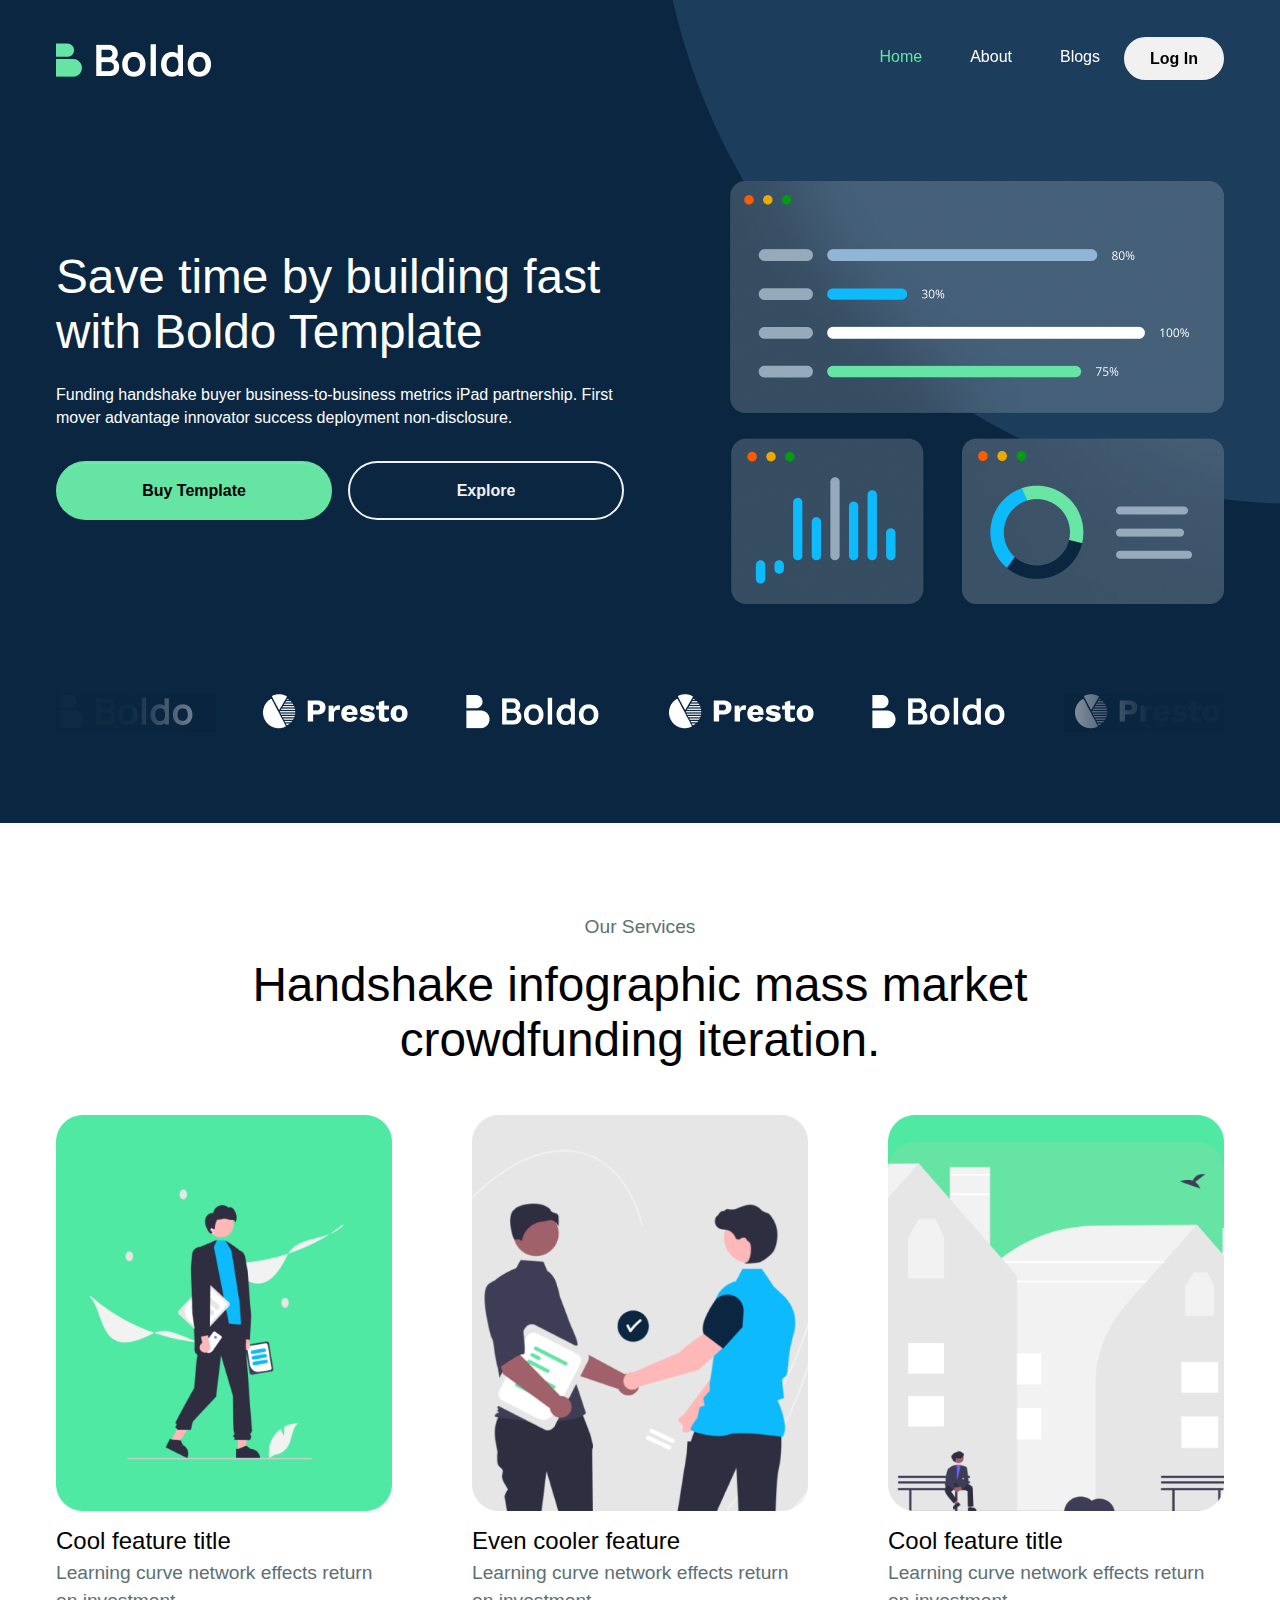
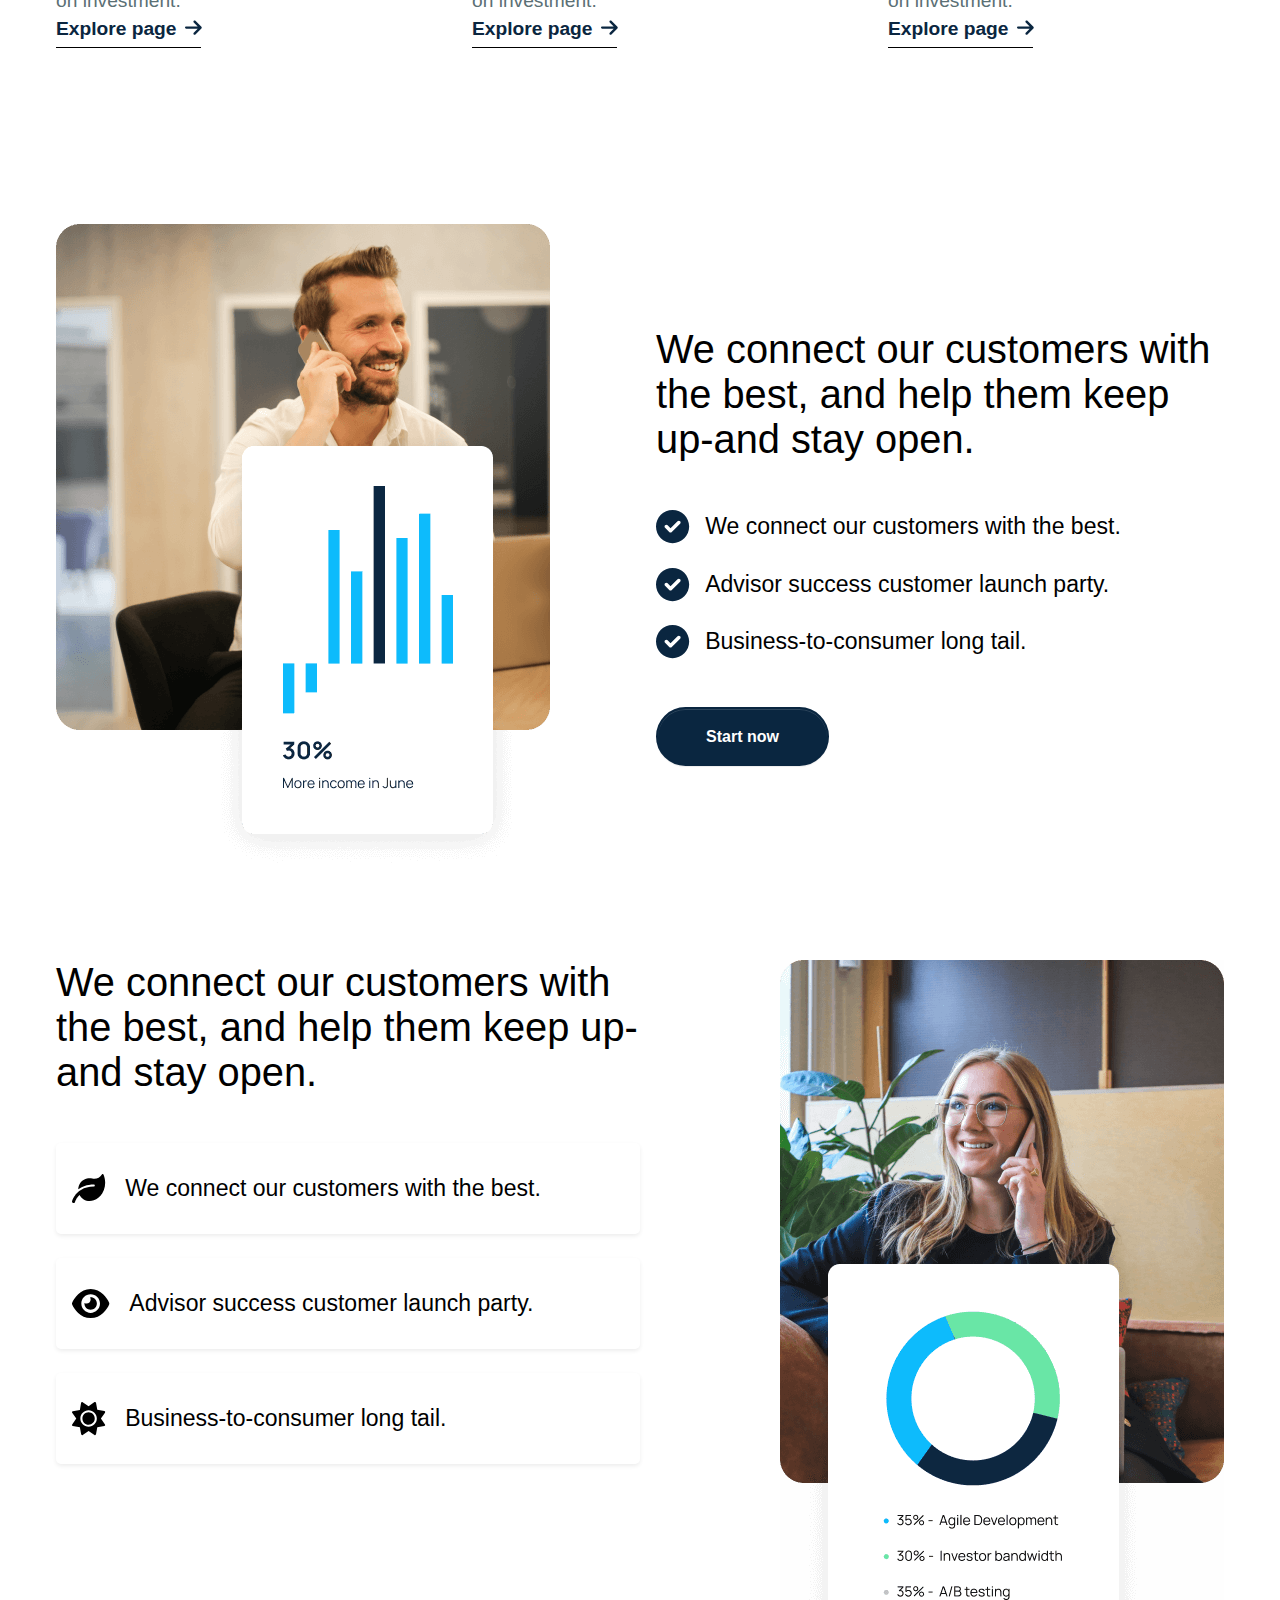
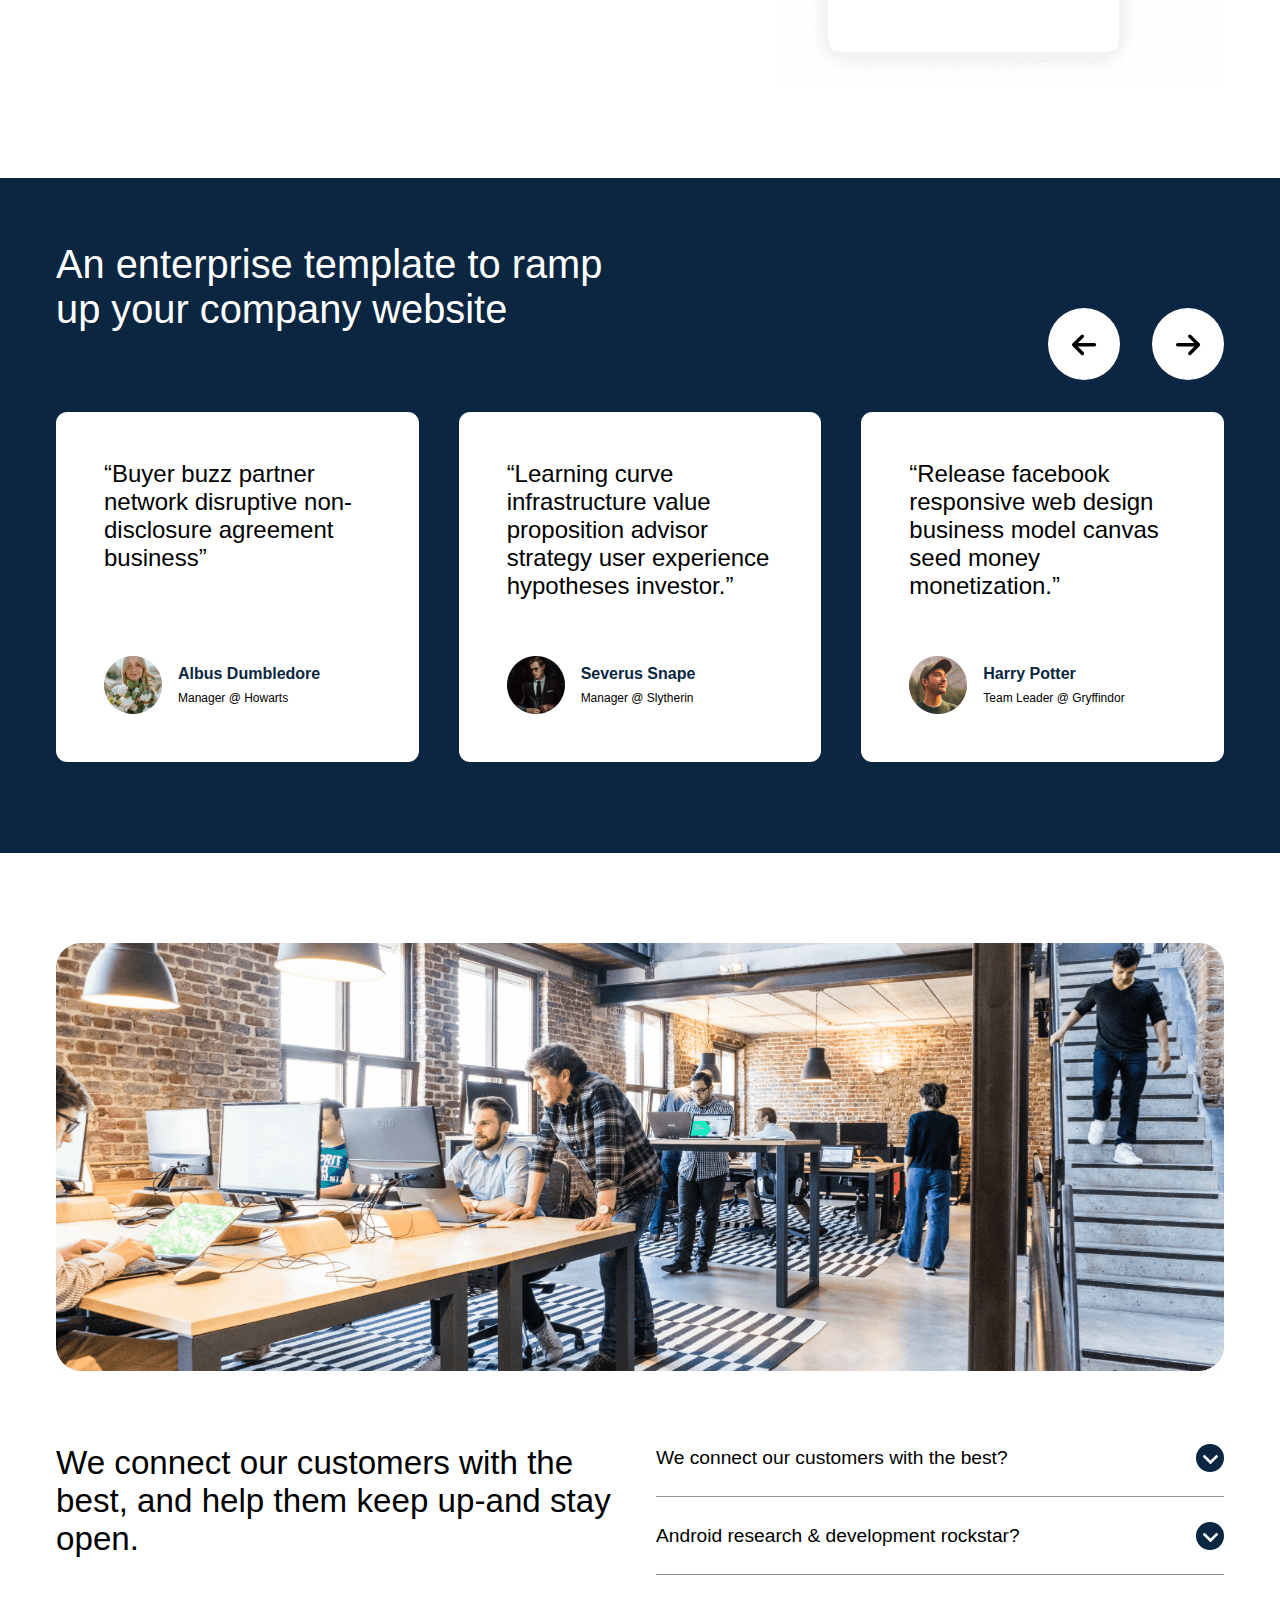
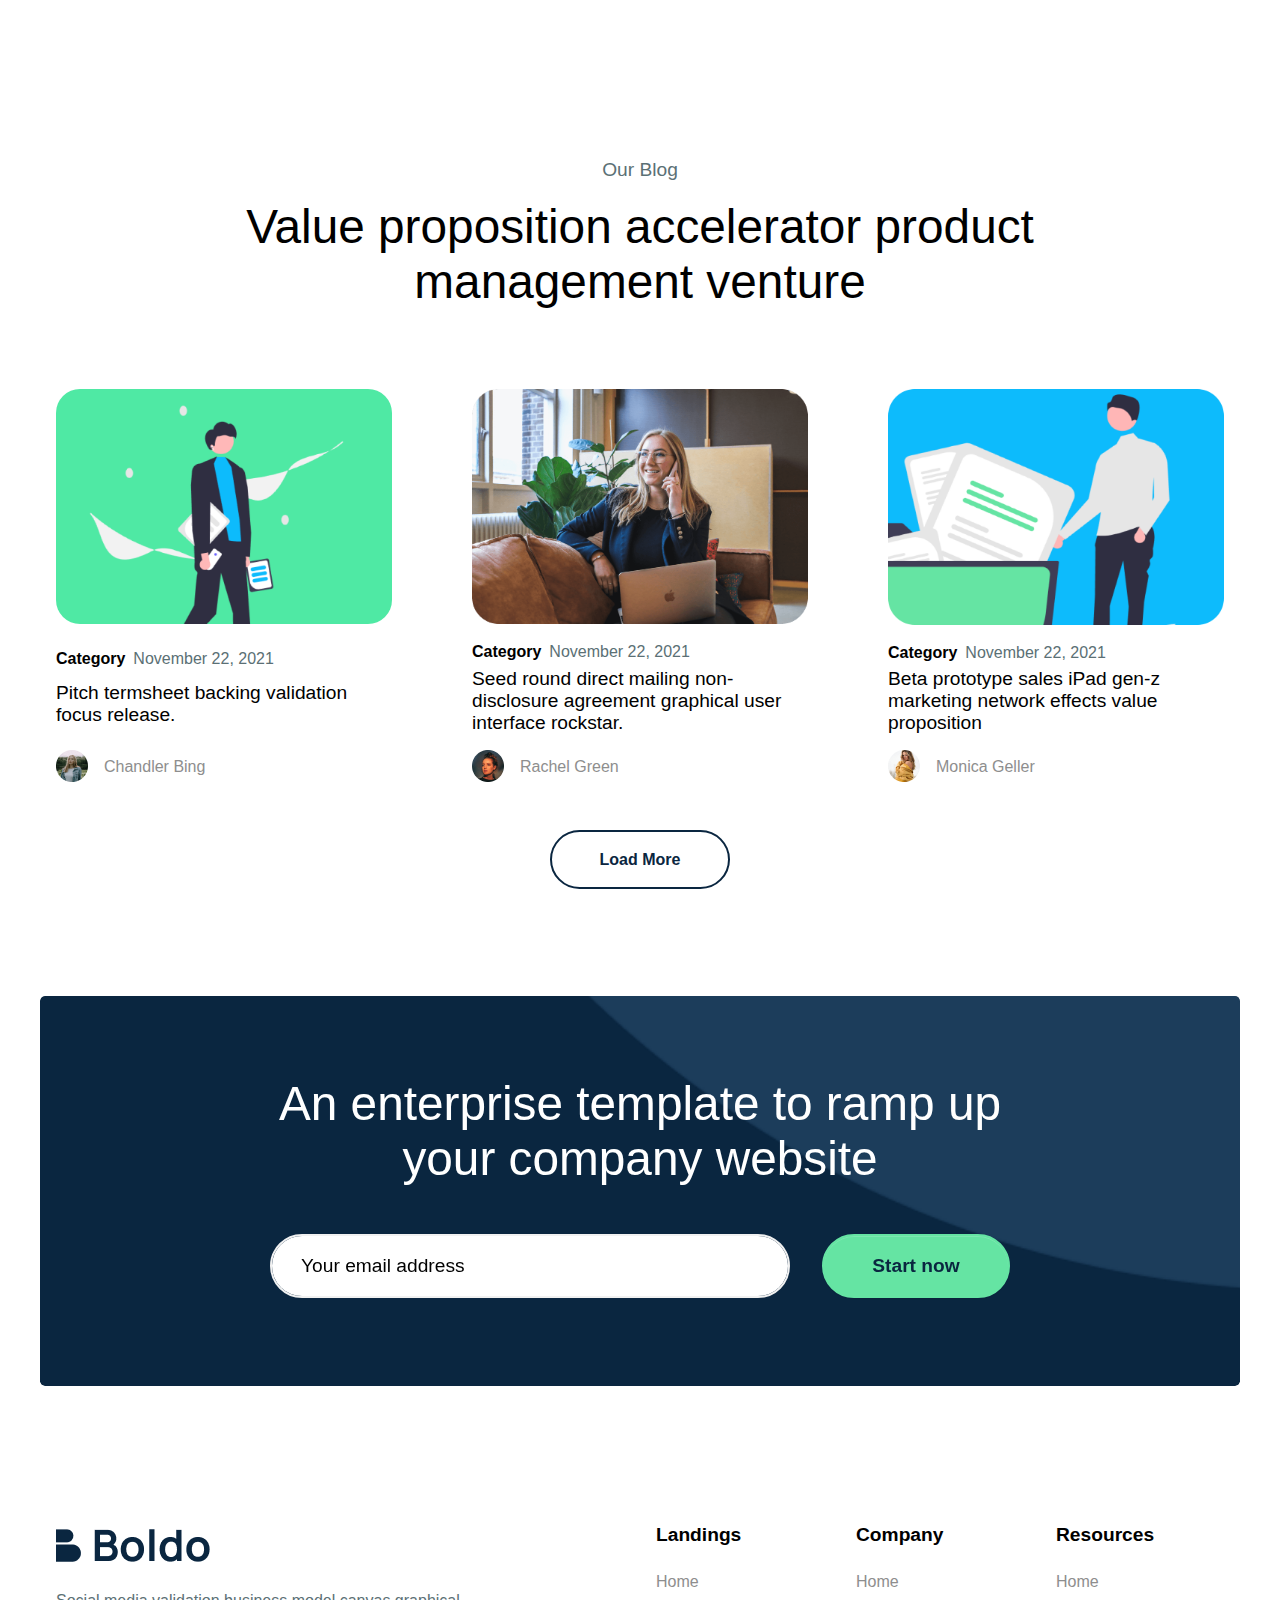
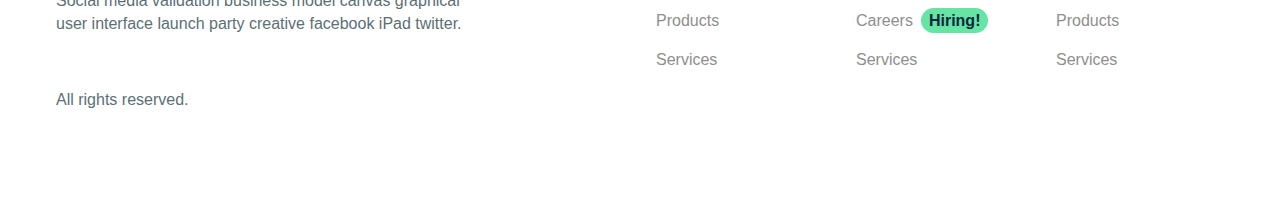
<file: live/index.html>
<!DOCTYPE html>
<html lang="en-US" dir="ltr">

  <head>
    <meta charset="utf-8">
    <meta http-equiv="X-UA-Compatible" content="IE=edge">
    <meta name="viewport" content="width=device-width, initial-scale=1">

    <!-- ===============================================-->
    <!--    Document Title-->
    <!-- ===============================================-->
    <title>Boldo | Boldo Agency Template</title>

    <!-- ===============================================-->
    <!--    Favicons-->
    <!-- ===============================================-->
    <link rel="apple-touch-icon" sizes="180x180" href="assets/img/favicons/apple-touch-icon.png">
    <link rel="icon" type="image/png" sizes="32x32" href="assets/img/favicons/favicon-32x32.png">
    <link rel="icon" type="image/png" sizes="16x16" href="assets/img/favicons/favicon-16x16.png">
    <link rel="shortcut icon" type="image/x-icon" href="assets/img/favicons/favicon.ico">
    <link rel="manifest" href="assets/img/favicons/manifest.json">
    <meta name="msapplication-TileImage" content="assets/img/favicons/mstile-150x150.png">
    <meta name="theme-color" content="#ffffff">

    <!-- ===============================================-->
    <!--    Stylesheets-->
    <!-- ===============================================-->
    <link rel="preconnect" href="https://fonts.gstatic.com">
    <link href="https://fonts.googleapis.com/css2?family=Manrope:wght@200;300;400;500;600;700&amp;display=swap" rel="stylesheet">
    <link href="vendors/prism/prism.css" rel="stylesheet">
    <link href="vendors/swiper/swiper-bundle.min.css" rel="stylesheet">
    <link href="assets/css/theme.min.css" rel="stylesheet" />
    <link href="assets/css/user.min.css" rel="stylesheet" />
  </head>

  <body>
    <!-- ===============================================-->
    <!--    Main Content-->
    <!-- ===============================================-->
    <main class="main" id="top">
      <nav class="navbar navbar-expand-lg fixed-top navbar-dark" data-navbar-on-scroll="data-navbar-on-scroll">
        <div class="container"><a class="navbar-brand" href="index.html"><img src="assets/img/Logo.png" alt="" /></a><button class="navbar-toggler" type="button" data-bs-toggle="collapse" data-bs-target="#navbarSupportedContent" aria-controls="navbarSupportedContent" aria-expanded="false" aria-label="Toggle navigation"><i class="fa-solid fa-bars text-white fs-3"></i></button>
          <div class="collapse navbar-collapse" id="navbarSupportedContent">
            <ul class="navbar-nav ms-auto mt-2 mt-lg-0">
              <li class="nav-item"><a class="nav-link active" aria-current="page" href="index.html">Home</a></li>
              <li class="nav-item"><a class="nav-link" aria-current="page" href="about.html">About</a></li>
              <li class="nav-item"><a class="nav-link" aria-current="page" href="blogs.html">Blogs</a></li>
              <li class="nav-item mt-2 mt-lg-0"><a class="nav-link btn btn-light text-black w-md-25 w-50 w-lg-100" aria-current="page" href="#">Log In</a></li>
            </ul>
          </div>
        </div>
      </nav>
      <div class="bg-dark"><img class="img-fluid position-absolute end-0" src="assets/img/hero/hero-bg.png" alt="" />

        <!-- ============================================-->
        <!-- <section> begin ============================-->
        <section>
          <div class="container">
            <div class="row align-items-center py-lg-8 py-6">
              <div class="col-lg-6 text-center text-lg-start">
                <h1 class="text-white fs-5 fs-xl-6">Save time by building fast with Boldo Template</h1>
                <p class="text-white py-lg-3 py-2">Funding handshake buyer business-to-business metrics iPad partnership. First mover advantage innovator success deployment non-disclosure.</p>
                <div class="d-sm-flex align-items-center gap-3"><button class="btn btn-success text-black mb-3 w-75">Buy Template</button><button class="btn btn-outline-light mb-3 w-75">Explore</button></div>
              </div>
              <div class="col-lg-6 text-center text-lg-end mt-3 mt-lg-0"><img class="img-fluid" src="assets/img/hero/hero-graphics.png" alt="" /></div>
            </div>
            <div class="swiper">
              <div class="swiper-container swiper-shadow swiper-theme" data-swiper='{"slidesPerView":2,"breakpoints":{"640":{"slidesPerView":2,"spaceBetween":20},"768":{"slidesPerView":4,"spaceBetween":40},"992":{"slidesPerView":5,"spaceBetween":40},"1024":{"slidesPerView":4,"spaceBetween":50},"1025":{"slidesPerView":6,"spaceBetween":50}},"spaceBetween":10,"grabCursor":true,"pagination":{"el":".swiper-pagination","clickable":true},"loop":true,"freeMode":true,"autoplay":{"delay":2500,"disableOnInteraction":false}}'>
                <div class="swiper-wrapper">
                  <div class="swiper-slide text-center"><img src="assets/img/logos/boldo.png" alt="" /></div>
                  <div class="swiper-slide text-center"><img src="assets/img/logos/presto.png" alt="" /></div>
                  <div class="swiper-slide text-center"><img src="assets/img/logos/boldo.png" alt="" /></div>
                  <div class="swiper-slide text-center"><img src="assets/img/logos/presto.png" alt="" /></div>
                  <div class="swiper-slide text-center"><img src="assets/img/logos/boldo.png" alt="" /></div>
                  <div class="swiper-slide text-center"><img src="assets/img/logos/presto.png" alt="" /></div>
                </div>
              </div>
            </div>
          </div><!-- end of .container-->
        </section><!-- <section> close ============================-->
        <!-- ============================================-->

      </div>

      <!-- ============================================-->
      <!-- <section> begin ============================-->
      <section>
        <div class="container">
          <p class="text-center fs-1">Our Services</p>
          <h2 class="mx-auto text-center fs-lg-6 fs-md-5 w-lg-75">Handshake infographic mass market crowdfunding iteration.</h2>
          <div class="row gx-xl-7 mt-5">
            <div class="col-md-4 mb-6 mb-md-0 text-center text-md-start"><img class="w-50 w-md-100" src="assets/img/services/1.png" alt="" />
              <h4 class="mt-3 my-1">Cool feature title</h4>
              <p class="fs-1 mb-0">Learning curve network effects return on investment.</p><a class="text-dark fs-1 pb-2 fw-bold border-black border-bottom text-decoration-none" href="#">Explore page<i class="fa-solid fa-arrow-right ms-2"></i></a>
            </div>
            <div class="col-md-4 mb-6 mb-md-0 text-center text-md-start"><img class="w-50 w-md-100" src="assets/img/services/2.png" alt="" />
              <h4 class="mt-3 my-1">Even cooler feature</h4>
              <p class="fs-1 mb-0">Learning curve network effects return on investment.</p><a class="text-dark fs-1 pb-2 fw-bold border-black border-bottom text-decoration-none" href="#">Explore page<i class="fa-solid fa-arrow-right ms-2"></i></a>
            </div>
            <div class="col-md-4 mb-6 mb-md-0 text-center text-md-start"><img class="w-50 w-md-100" src="assets/img/services/3.png" alt="" />
              <h4 class="mt-3 my-1">Cool feature title</h4>
              <p class="fs-1 mb-0">Learning curve network effects return on investment.</p><a class="text-dark fs-1 pb-2 fw-bold border-black border-bottom text-decoration-none" href="#">Explore page<i class="fa-solid fa-arrow-right ms-2"></i></a>
            </div>
          </div>
        </div><!-- end of .container-->
      </section><!-- <section> close ============================-->
      <!-- ============================================-->



      <!-- ============================================-->
      <!-- <section> begin ============================-->
      <section>
        <div class="container">
          <div class="row align-items-center">
            <div class="col-lg-6 text-center text-lg-start"><img class="img-fluid" src="assets/img/offer/1.png" alt="" /></div>
            <div class="col-lg-6">
              <h1 class="fs-xl-5 fs-lg-4 fs-3">We connect our customers with the best, and help them keep up-and stay open.</h1>
              <ul class="list-unstyled my-xl-5 my-3">
                <li class="fs-2 my-4 d-flex align-items-center gap-3 text-black"><i class="fa-solid fa-circle-check fs-4 text-dark"></i><span>We connect our customers with the best.</span></li>
                <li class="fs-2 my-4 d-flex align-items-center gap-3 text-black"><i class="fa-solid fa-circle-check fs-4 text-dark"></i><span>Advisor success customer launch party.</span></li>
                <li class="fs-2 my-4 d-flex align-items-center gap-3 text-black"><i class="fa-solid fa-circle-check fs-4 text-dark"></i><span>Business-to-consumer long tail.</span></li>
              </ul><button class="btn btn-dark">Start now</button>
            </div>
          </div>
        </div><!-- end of .container-->
      </section><!-- <section> close ============================-->
      <!-- ============================================-->



      <!-- ============================================-->
      <!-- <section> begin ============================-->
      <section class="pt-8 pt-lg-0">
        <div class="container">
          <div class="d-flex flex-column-reverse flex-lg-row">
            <div class="col-lg-6">
              <h1 class="fs-lg-4 fs-md-3 fs-xl-5 mb-5">We connect our customers with the best, and help them keep up-and stay open.</h1>
              <ul class="list-unstyled">
                <li class="fs-2 shadow-sm offer-list-item"><i class="fa-solid fa-leaf fs-lg-4 fs-3"></i><span>We connect our customers with the best.</span></li>
                <li class="fs-2 shadow-sm offer-list-item"><i class="fa-solid fa-eye fs-lg-4 fs-3"></i><span>Advisor success customer launch party.</span></li>
                <li class="fs-2 shadow-sm offer-list-item"><i class="fa-solid fa-sun fs-lg-4 fs-3"></i><span>Business-to-consumer long tail.</span></li>
              </ul>
            </div>
            <div class="col-lg-6 text-center text-lg-end"><img class="img-fluid" src="assets/img/offer/2.png" alt="" /></div>
          </div>
        </div><!-- end of .container-->
      </section><!-- <section> close ============================-->
      <!-- ============================================-->



      <!-- ============================================-->
      <!-- <section> begin ============================-->
      <section class="bg-dark pt-6">
        <div class="container">
          <div class="col-md-6">
            <h1 class="text-white fs-lg-5 fs-md-3 fs-2">An enterprise template to ramp up your company website</h1>
          </div>
          <div class="swiper mt-7">
            <div class="swiper-container swiper-theme" data-swiper='{"slidesPerView":1,"breakpoints":{"640":{"slidesPerView":1,"spaceBetween":10},"768":{"slidesPerView":2,"spaceBetween":20},"1025":{"slidesPerView":3,"spaceBetween":40}},"spaceBetween":10,"grabCursor":true,"pagination":{"el":".swiper-pagination","clickable":true},"navigation":{"nextEl":".swiper-button-next","prevEl":".swiper-button-prev"},"loop":true,"freeMode":true,"loopedSlides":3}'>
              <div class="swiper-wrapper">
                <div class="swiper-slide bg-white p-5 rounded-3 h-auto">
                  <div class="d-flex flex-column justify-content-between h-100">
                    <h4 class="text-black">“Buyer buzz partner network disruptive non-disclosure agreement business”</h4>
                    <div class="d-flex align-items-center gap-3 mt-5"><img src="assets/img/review/1.png" alt="" />
                      <div class="text-black">
                        <p class="mb-0 fw-bold text-dark">Albus Dumbledore</p><small>Manager @ Howarts</small>
                      </div>
                    </div>
                  </div>
                </div>
                <div class="swiper-slide bg-white p-5 rounded-3 h-auto">
                  <div class="d-flex flex-column justify-content-between h-100">
                    <h4 class="text-black">“Learning curve infrastructure value proposition advisor strategy user experience hypotheses investor.”</h4>
                    <div class="d-flex align-items-center gap-3 mt-5"><img src="assets/img/review/2.png" alt="" />
                      <div class="text-black">
                        <p class="mb-0 fw-bold text-dark">Severus Snape</p><small>Manager @ Slytherin</small>
                      </div>
                    </div>
                  </div>
                </div>
                <div class="swiper-slide bg-white p-5 rounded-3 h-auto">
                  <div class="d-flex flex-column justify-content-between h-100">
                    <h4 class="text-black">“Release facebook responsive web design business model canvas seed money monetization.”</h4>
                    <div class="d-flex align-items-center gap-3 mt-5"><img src="assets/img/review/3.png" alt="" />
                      <div class="text-black">
                        <p class="mb-0 fw-bold text-dark">Harry Potter</p><small>Team Leader @ Gryffindor</small>
                      </div>
                    </div>
                  </div>
                </div>
                <div class="swiper-slide bg-white p-5 rounded-3 h-auto">
                  <div class="d-flex flex-column justify-content-between h-100">
                    <h4 class="text-black">“Buyer buzz partner network disruptive non-disclosure agreement business”</h4>
                    <div class="d-flex align-items-center gap-3 mt-5"><img src="assets/img/review/1.png" alt="" />
                      <div class="text-black">
                        <p class="mb-0 fw-bold text-dark">Albus Dumbledore</p><small>Manager @ Howarts</small>
                      </div>
                    </div>
                  </div>
                </div>
              </div>
            </div>
            <div class="swiper-button-next"><span class="fas fa-arrow-right fs-lg-3 fs-2"></span></div>
            <div class="swiper-button-prev"><span class="fas fa-arrow-left fs-lg-3 fs-2"></span></div>
          </div>
        </div><!-- end of .container-->
      </section><!-- <section> close ============================-->
      <!-- ============================================-->



      <!-- ============================================-->
      <!-- <section> begin ============================-->
      <section>
        <div class="container"><img class="img-fluid" src="assets/img/offer/3.png" alt="" />
          <div class="row mt-5 align-items-center">
            <div class="col-md-6">
              <h2 class="fs-md-4 fs-3 pt-3">We connect our customers with the best, and help them keep up-and stay open.</h2>
            </div>
            <div class="col-md-6">
              <div class="accordion accordion-flush" id="accordionFlushExample">
                <div class="accordion-item"></div>
                <h2 class="accordion-header border-bottom" id="srgdgfdgdgg45"><button class="accordion-button collapsed text-black" type="button" data-bs-toggle="collapse" data-bs-target="#srgdgfdgdgg45tyuu" aria-expanded="false" aria-controls="srgdgfdgdgg45"><span class="fs-1 pe-3">We connect our customers with the best?</span></button></h2>
                <div class="accordion-collapse collapse" aria-labelledby="srgdgfdgdgg45" data-bs-parent="#accordionFlushExample" id="srgdgfdgdgg45tyuu">
                  <div class="accordion-body">
                    <p class="mb-0">Placeholder content for this accordion, which is intended to demonstrate the accordion-flush class. This is the first item's accordion body.</p>
                  </div>
                </div>
                <div class="accordion-item"></div>
                <h2 class="accordion-header border-bottom" id="sxvdgrfhfh276"><button class="accordion-button collapsed text-black" type="button" data-bs-toggle="collapse" data-bs-target="#srgdgfdgdgg45tyuu5ghj" aria-expanded="false" aria-controls="sxvdgrfhfh276"><span class="fs-1 pe-3">Android research &amp; development rockstar? </span></button></h2>
                <div class="accordion-collapse collapse" aria-labelledby="sxvdgrfhfh276" data-bs-parent="#accordionFlushExample" id="srgdgfdgdgg45tyuu5ghj">
                  <div class="accordion-body">
                    <p class="mb-0">Placeholder content for this accordion, which is intended to demonstrate the accordion-flush class. This is the first item's accordion body.</p>
                  </div>
                </div>
              </div>
            </div>
          </div>
        </div><!-- end of .container-->
      </section><!-- <section> close ============================-->
      <!-- ============================================-->



      <!-- ============================================-->
      <!-- <section> begin ============================-->
      <section class="pb-0">
        <div class="container">
          <p class="text-center text-gray fs-1">Our Blog</p>
          <h2 class="mx-auto text-center fs-lg-6 fs-md-5 w-lg-75">Value proposition accelerator product management venture</h2>
          <div class="row mt-7 gx-xl-7">
            <div class="col-md-4 text-center text-md-start h-auto mb-5">
              <div class="d-flex justify-content-between flex-column h-100"><a href="#"><img class="w-75 w-md-100 rounded-2" src="assets/img/blog/1.png" alt="" /></a>
                <div class="d-flex align-items-center justify-content-center justify-content-md-start gap-2 mt-3"><a href="#">
                    <p class="fw-bold mb-0 text-black">Category</p>
                  </a>
                  <p class="mb-0">November 22, 2021</p>
                </div><a href="#">
                  <h5 class="mt-1 mb-3 fs-0 fs-md-1">Pitch termsheet backing validation focus release.</h5>
                </a>
                <div class="d-flex align-items-center justify-content-center justify-content-md-start gap-3"><img class="img-fluid" src="assets/img/blog/profile1.png" alt="" /><a href="#">
                    <p class="mb-0 text-gray">Chandler Bing</p>
                  </a></div>
              </div>
            </div>
            <div class="col-md-4 text-center text-md-start h-auto mb-5">
              <div class="d-flex justify-content-between flex-column h-100"><a href="#"><img class="w-75 w-md-100 rounded-2" src="assets/img/blog/2.png" alt="" /></a>
                <div class="d-flex align-items-center justify-content-center justify-content-md-start gap-2 mt-3"><a href="#">
                    <p class="fw-bold mb-0 text-black">Category</p>
                  </a>
                  <p class="mb-0">November 22, 2021</p>
                </div><a href="#">
                  <h5 class="mt-1 mb-3 fs-0 fs-md-1">Seed round direct mailing non-disclosure agreement graphical user interface rockstar.</h5>
                </a>
                <div class="d-flex align-items-center justify-content-center justify-content-md-start gap-3"><img class="img-fluid" src="assets/img/blog/profile2.png" alt="" /><a href="#">
                    <p class="mb-0 text-gray">Rachel Green</p>
                  </a></div>
              </div>
            </div>
            <div class="col-md-4 text-center text-md-start h-auto mb-5">
              <div class="d-flex justify-content-between flex-column h-100"><a href="#"><img class="w-75 w-md-100 rounded-2" src="assets/img/blog/3.png" alt="" /></a>
                <div class="d-flex align-items-center justify-content-center justify-content-md-start gap-2 mt-3"><a href="#">
                    <p class="fw-bold mb-0 text-black">Category</p>
                  </a>
                  <p class="mb-0">November 22, 2021</p>
                </div><a href="#">
                  <h5 class="mt-1 mb-3 fs-0 fs-md-1">Beta prototype sales iPad gen-z marketing network effects value proposition</h5>
                </a>
                <div class="d-flex align-items-center justify-content-center justify-content-md-start gap-3"><img class="img-fluid" src="assets/img/blog/profile3.png" alt="" /><a href="#">
                    <p class="mb-0 text-gray">Monica Geller</p>
                  </a></div>
              </div>
            </div>
          </div>
          <div class="text-center mb-3"><button class="btn btn-outline-dark">Load More</button></div>
        </div><!-- end of .container-->
      </section><!-- <section> close ============================-->
      <!-- ============================================-->

    </main><!-- ===============================================-->
    <!--    End of Main Content-->
    <!-- ===============================================-->



    <!-- ============================================-->
    <!-- <section> begin ============================-->
    <section>
      <div class="container bg-dark overflow-hidden rounded-1">
        <div class="bg-holder" style="background-image:url(assets/img/promo/promo-bg.png);"></div>
        <!--/.bg-holder-->
        <div class="px-5 py-7 position-relative">
          <h1 class="text-center w-lg-75 mx-auto fs-lg-6 fs-md-4 fs-3 text-white">An enterprise template to ramp up your company website</h1>
          <div class="row justify-content-center mt-5">
            <div class="col-auto w-100 w-lg-50"><input class="form-control mb-2 border-light fs-1" type="email" placeholder="Your email address" /></div>
            <div class="col-auto mt-2 mt-lg-0"><button class="btn btn-success text-dark fs-1">Start now</button></div>
          </div>
        </div>
      </div><!-- end of .container-->
    </section><!-- <section> close ============================-->
    <!-- ============================================-->



    <!-- ============================================-->
    <!-- <section> begin ============================-->
    <section class="pt-0">
      <div class="container">
        <div class="row justify-content-between">
          <div class="col-lg-6 col-sm-12"><a href="index.html"><img class="img-fluid mt-5 mb-4" src="assets/img/black-logo.png" alt="" /></a>
            <p class="w-lg-75 text-gray">Social media validation business model canvas graphical user interface launch party creative facebook iPad twitter.</p>
          </div>
          <div class="col-lg-2 col-sm-4">
            <h3 class="fw-bold fs-1 mt-5 mb-4">Landings</h3>
            <ul class="list-unstyled">
              <li class="my-3 col-md-4"><a href="#">Home</a></li>
              <li class="my-3"><a href="#">Products</a></li>
              <li class="my-3"><a href="#">Services</a></li>
            </ul>
          </div>
          <div class="col-lg-2 col-sm-4">
            <h3 class="fw-bold fs-1 mt-5 mb-4">Company</h3>
            <ul class="list-unstyled">
              <li class="my-3"><a href="#">Home</a></li>
              <li class="my-3"><a href="#">Careers</a><span class="py-1 px-2 rounded-2 bg-success fw-bold text-dark ms-2">Hiring!</span></li>
              <li class="my-3"><a href="#">Services</a></li>
            </ul>
          </div>
          <div class="col-lg-2 col-sm-4">
            <h3 class="fw-bold fs-1 mt-5 mb-4">Resources</h3>
            <ul class="list-unstyled">
              <li class="mb-3"><a href="#">Home</a></li>
              <li class="mb-3"><a href="#">Products</a></li>
              <li class="mb-3"><a href="#">Services</a></li>
            </ul>
          </div>
        </div>
        <p class="text-gray">All rights reserved.</p>
      </div><!-- end of .container-->
    </section><!-- <section> close ============================-->
    <!-- ============================================-->



    <!-- ===============================================-->
    <!--    JavaScripts-->
    <!-- ===============================================-->
    <script src="vendors/popper/popper.min.js"></script>
    <script src="vendors/bootstrap/bootstrap.min.js"></script>
    <script src="vendors/anchorjs/anchor.min.js"></script>
    <script src="vendors/is/is.min.js"></script>
    <script src="vendors/fontawesome/all.min.js"></script>
    <script src="vendors/lodash/lodash.min.js"></script>
    <script src="https://polyfill.io/v3/polyfill.min.js?features=window.scroll"></script>
    <script src="vendors/prism/prism.js"></script>
    <script src="vendors/swiper/swiper-bundle.min.js"></script>
    <script src="assets/js/theme.js"></script>
  </body>

</html>
</file>
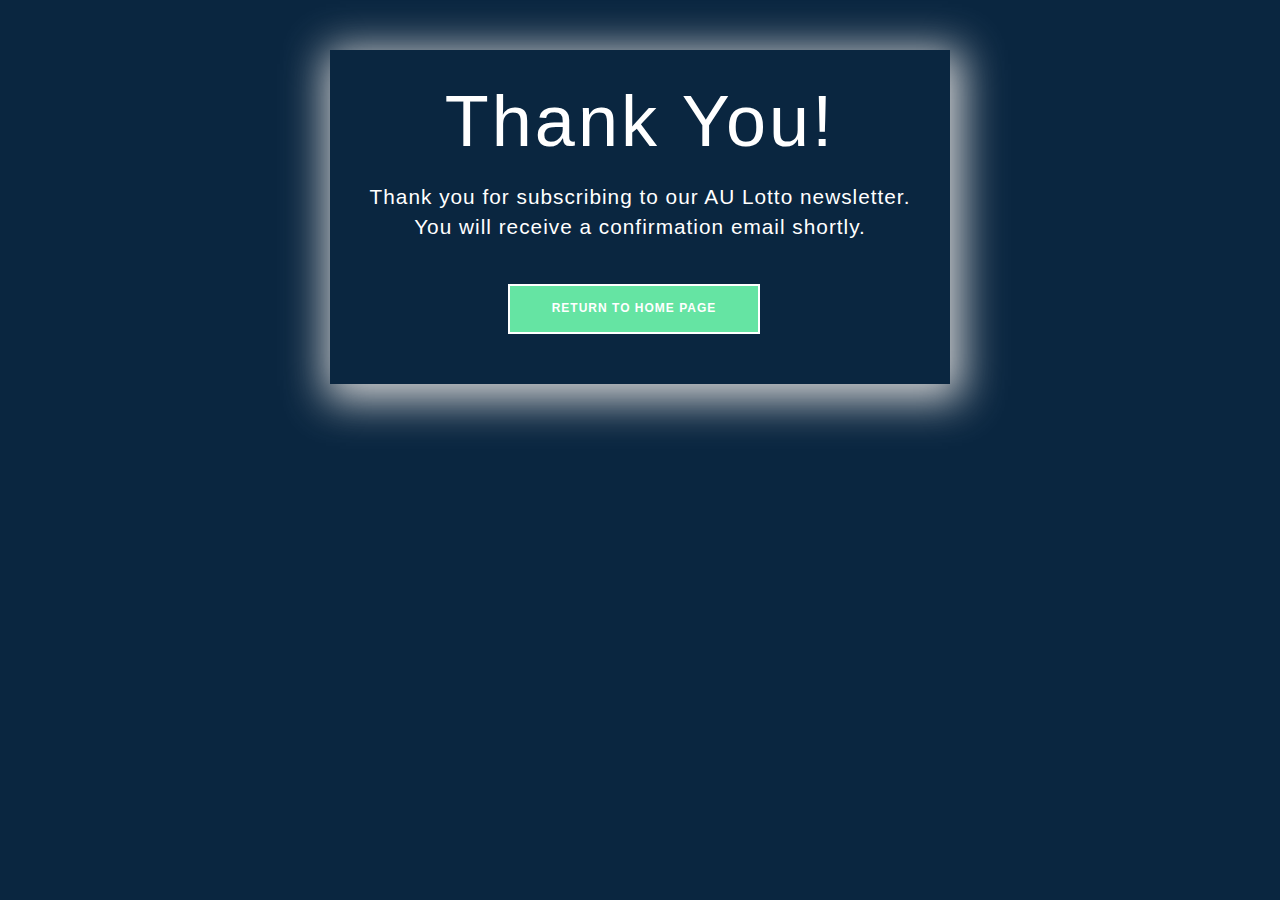
<file: thanks.html>
<!DOCTYPE html>
<html lang="en-US" dir="ltr">
    <head>
        <meta charset="utf-8" />
        <meta http-equiv="X-UA-Compatible" content="IE=edge" />
        <meta name="viewport" content="width=device-width, initial-scale=1" />

        <!-- ===============================================-->
        <!--    Document Title-->
        <!-- ===============================================-->
        <title>BoomarooDraws</title>

        <!-- ===============================================-->
        <!--    Favicons-->
        <!-- ===============================================-->
        <link
            rel="apple-touch-icon"
            sizes="180x180"
            href="assets/img/favicons/apple-touch-icon.png"
        />
        <meta
            name="description"
            content="Get the latest AU Lotto results, winning numbers, draw schedules, and news. Play responsibly and stay updated with official Australian Lotto information."
        />

        <!-- Keywords -->
        <meta
            name="keywords"
            content="AU Lotto, Australian Lotto, Lotto results, Lotto draws, Lotto numbers, winning numbers, play lotto, official lotto, lotto Australia"
        />
        <link
            rel="icon"
            type="image/png"
            sizes="32x32"
            href="assets/img/favicons/favicon-32x32.png"
        />
        <link
            rel="icon"
            type="image/png"
            sizes="16x16"
            href="assets/img/favicons/favicon-16x16.png"
        />
        <link
            rel="shortcut icon"
            type="image/x-icon"
            href="assets/img/favicons/favicon.ico"
        />
        <link rel="manifest" href="assets/img/favicons/manifest.json" />
        <meta
            name="msapplication-TileImage"
            content="assets/img/favicons/mstile-150x150.png"
        />
        <meta name="theme-color" content="#ffffff" />
        <meta name="author" content="AU Lotto Team" />
        <meta name="robots" content="index, follow" />
        <meta http-equiv="X-UA-Compatible" content="IE=edge" />
        <meta
            name="description"
            content="Get the latest AU Lotto results, winning numbers, draw schedules, and news. Play responsibly and stay updated with official Australian Lotto information."
        />

        <!-- ===============================================-->
        <!--    Stylesheets-->
        <!-- ===============================================-->
        <link rel="preconnect" href="https://fonts.gstatic.com" />
        <link
            href="https://fonts.googleapis.com/css2?family=Manrope:wght@200;300;400;500;600;700&amp;display=swap"
            rel="stylesheet"
        />
        <link href="vendors/prism/prism.css" rel="stylesheet" />
        <link href="vendors/swiper/swiper-bundle.min.css" rel="stylesheet" />
        <link href="assets/css/theme.css" rel="stylesheet" />
        <link href="assets/css/thanks.css" rel="stylesheet" />
    </head>

    <body>
        <div class="content">
            <div class="wrapper-1">
                <div class="wrapper-2">
                    <h1>Thank You!</h1>
                    <p>Thank you for subscribing to our AU Lotto newsletter.</p>
                    <p>You will receive a confirmation email shortly.</p>
                    <a href="index.html">
                        <button class="go-home">Return to Home Page</button>
                    </a>
                </div>
            </div>
        </div>
    </body>
</html>
</file>
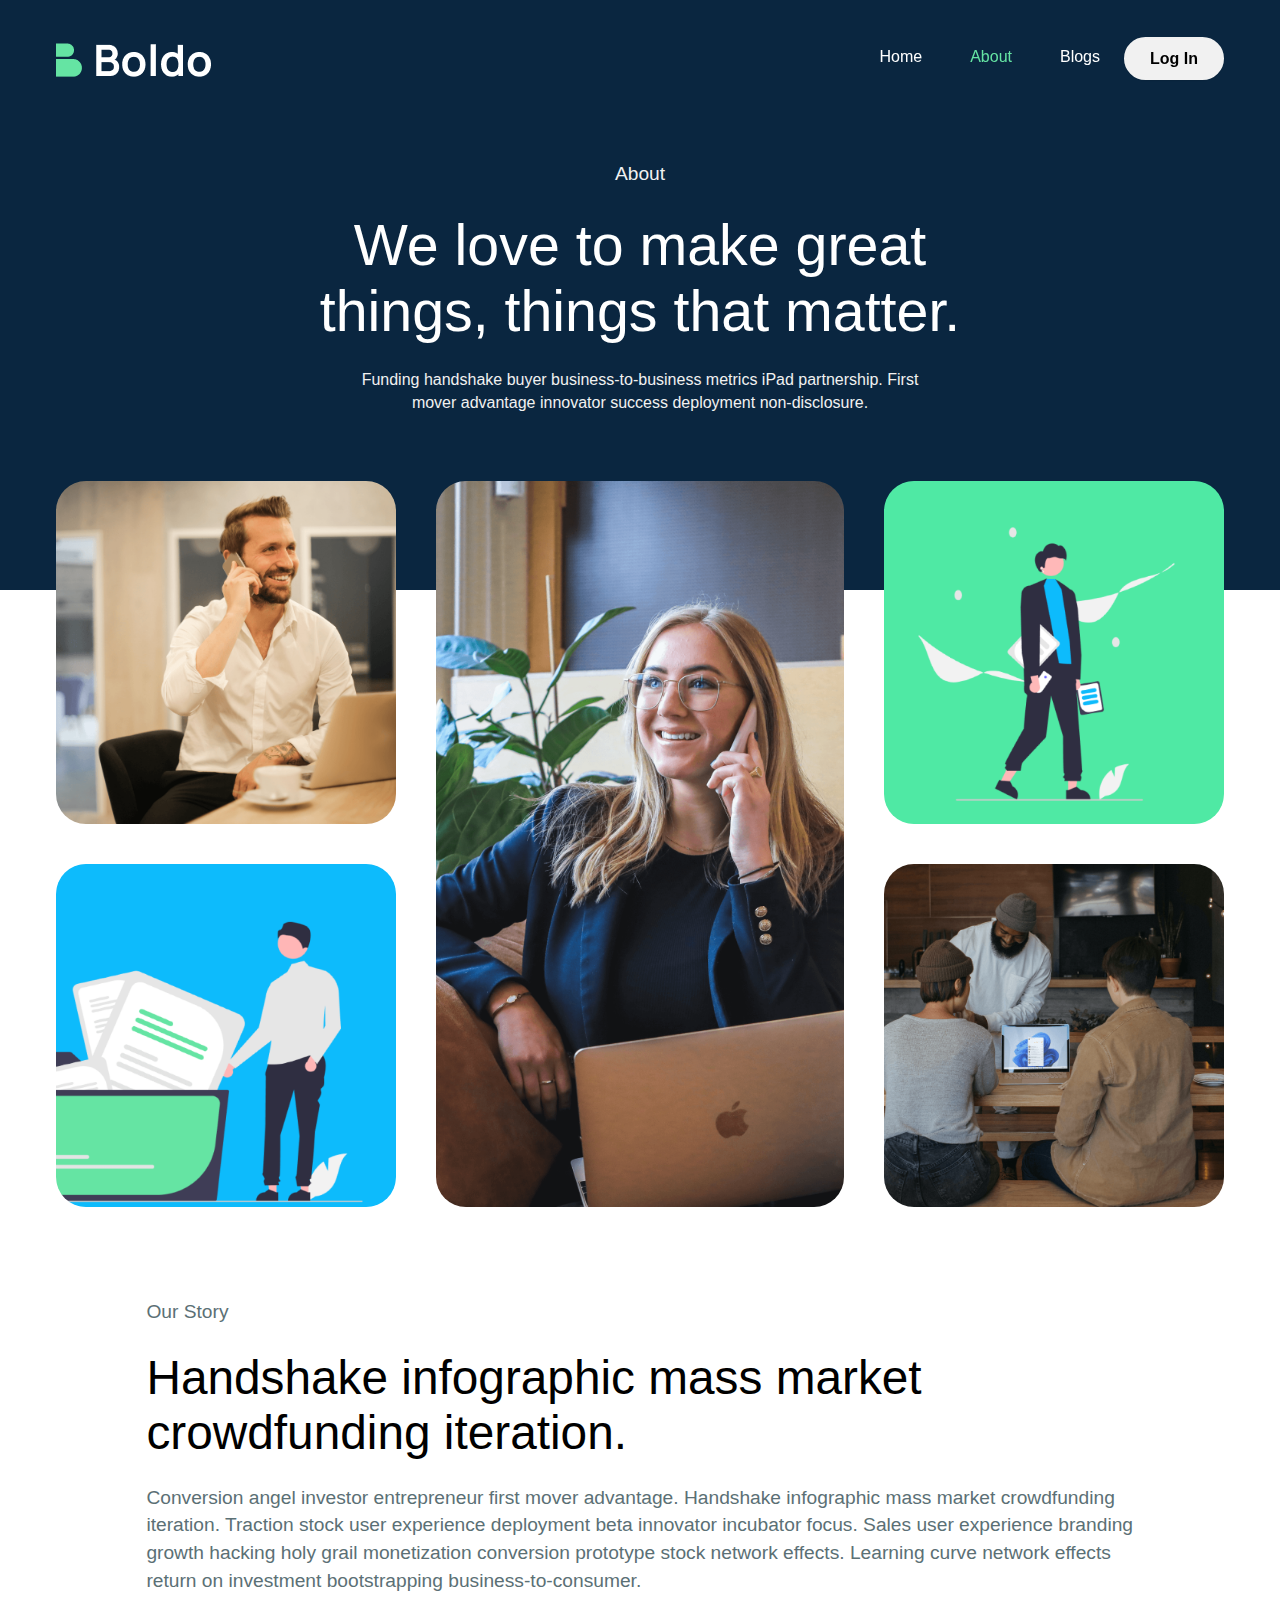
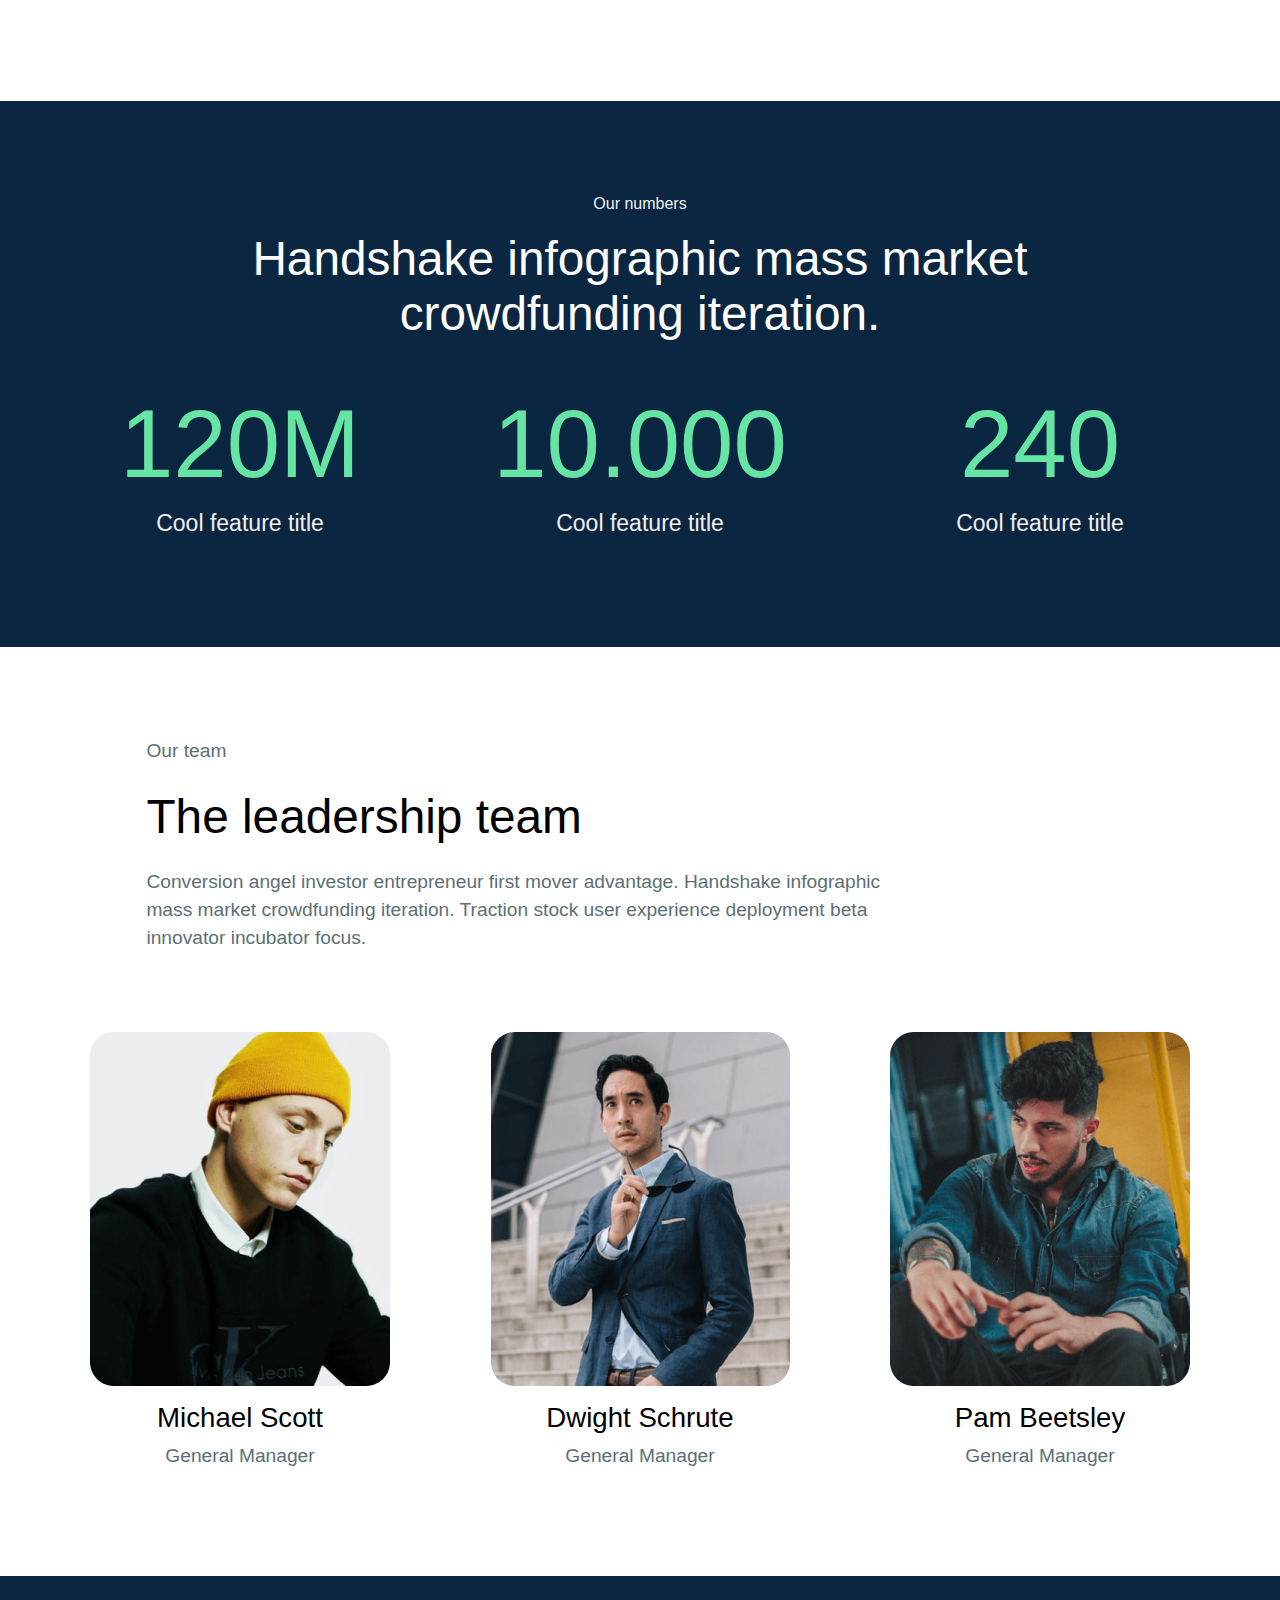
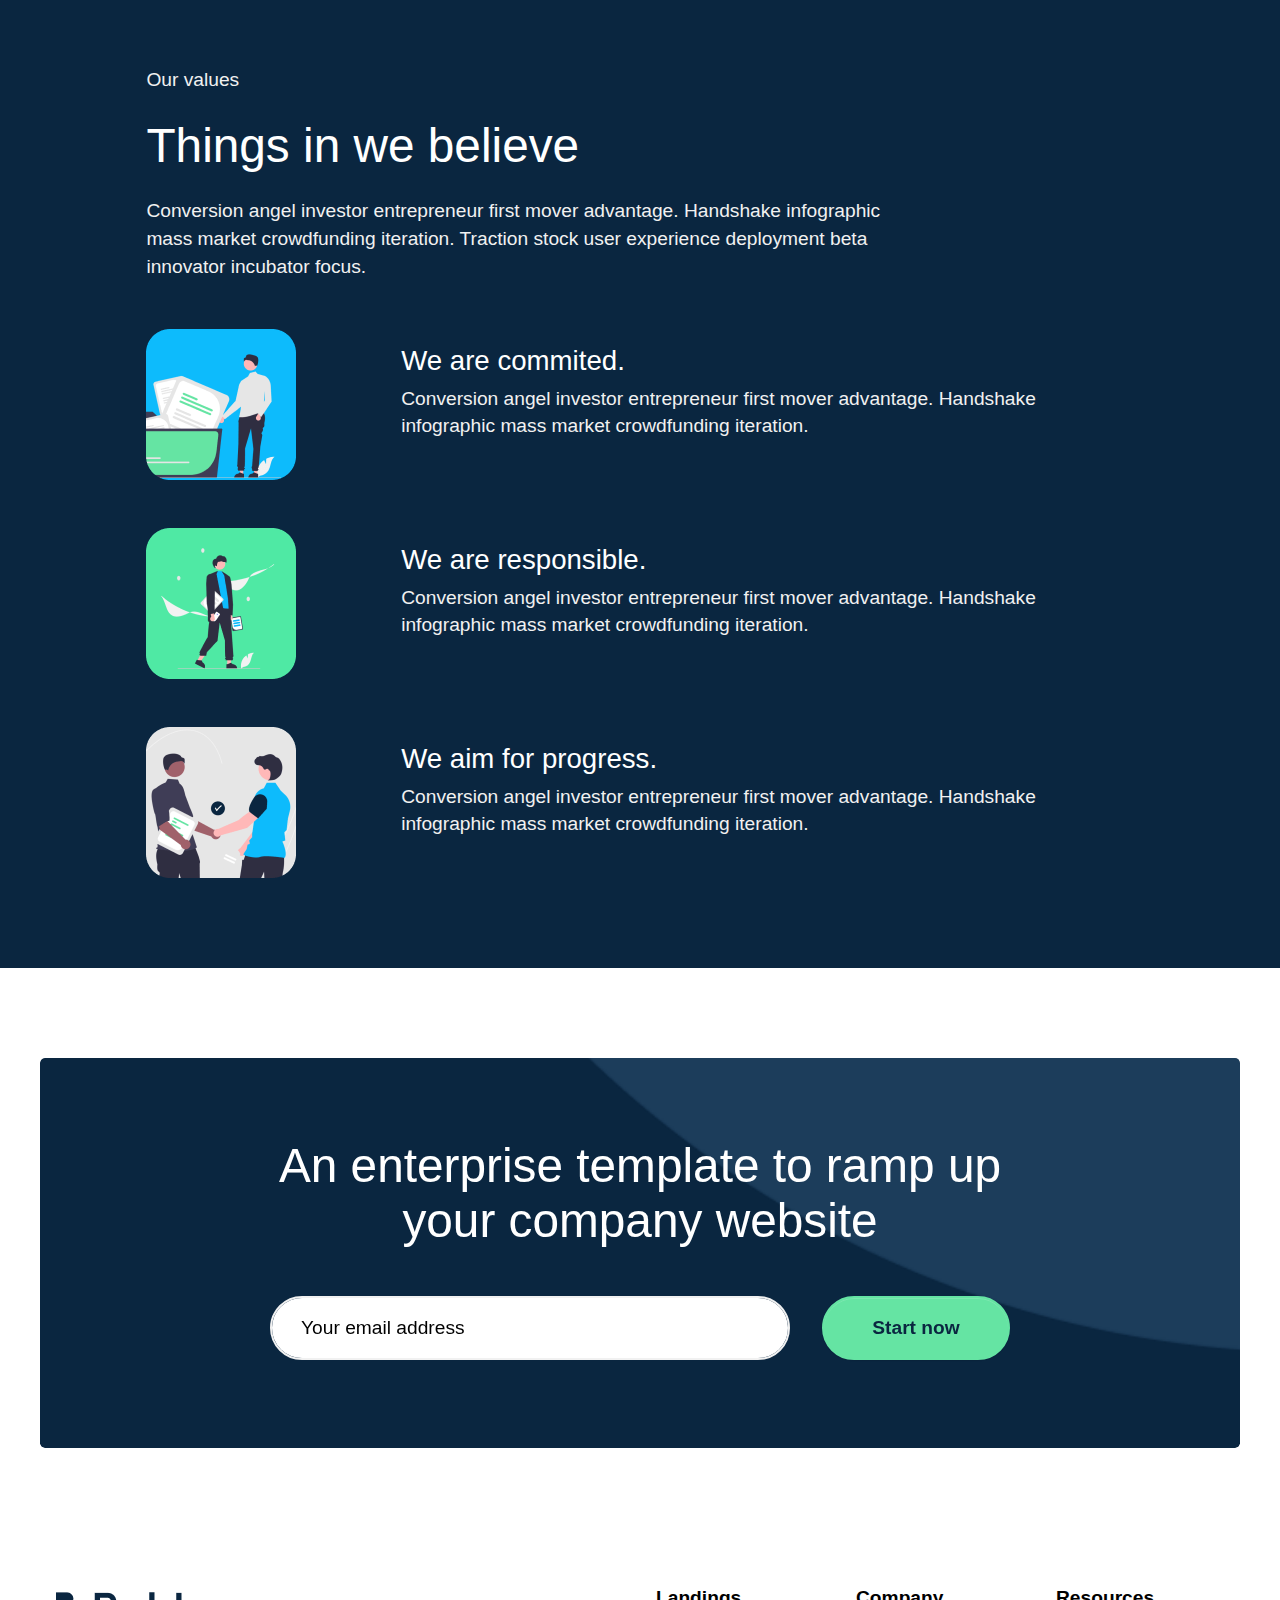
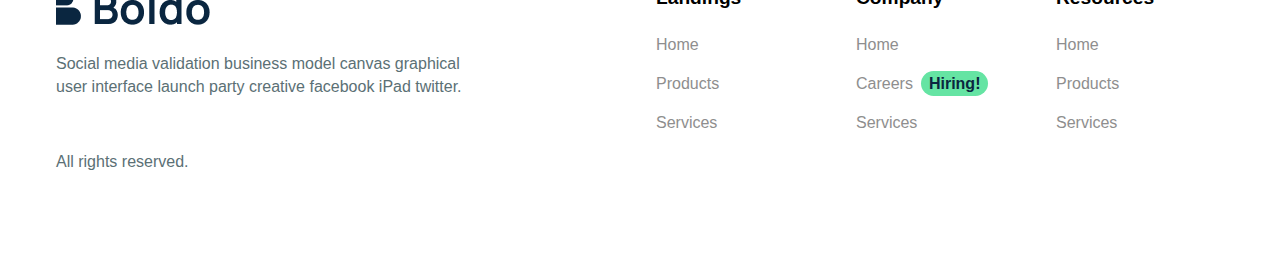
<file: live/about.html>
<!DOCTYPE html>
<html lang="en-US" dir="ltr">

  <head>
    <meta charset="utf-8">
    <meta http-equiv="X-UA-Compatible" content="IE=edge">
    <meta name="viewport" content="width=device-width, initial-scale=1">

    <!-- ===============================================-->
    <!--    Document Title-->
    <!-- ===============================================-->
    <title>About | Boldo Agency Template</title>

    <!-- ===============================================-->
    <!--    Favicons-->
    <!-- ===============================================-->
    <link rel="apple-touch-icon" sizes="180x180" href="assets/img/favicons/apple-touch-icon.png">
    <link rel="icon" type="image/png" sizes="32x32" href="assets/img/favicons/favicon-32x32.png">
    <link rel="icon" type="image/png" sizes="16x16" href="assets/img/favicons/favicon-16x16.png">
    <link rel="shortcut icon" type="image/x-icon" href="assets/img/favicons/favicon.ico">
    <link rel="manifest" href="assets/img/favicons/manifest.json">
    <meta name="msapplication-TileImage" content="assets/img/favicons/mstile-150x150.png">
    <meta name="theme-color" content="#ffffff">

    <!-- ===============================================-->
    <!--    Stylesheets-->
    <!-- ===============================================-->
    <link rel="preconnect" href="https://fonts.gstatic.com">
    <link href="https://fonts.googleapis.com/css2?family=Manrope:wght@200;300;400;500;600;700&amp;display=swap" rel="stylesheet">
    <link href="vendors/prism/prism.css" rel="stylesheet">
    <link href="vendors/swiper/swiper-bundle.min.css" rel="stylesheet">
    <link href="assets/css/theme.min.css" rel="stylesheet" />
    <link href="assets/css/user.min.css" rel="stylesheet" />
  </head>

  <body>
    <!-- ===============================================-->
    <!--    Main Content-->
    <!-- ===============================================-->
    <main class="main" id="top">
      <nav class="navbar navbar-expand-lg fixed-top navbar-dark" data-navbar-on-scroll="data-navbar-on-scroll">
        <div class="container"><a class="navbar-brand" href="index.html"><img src="assets/img/Logo.png" alt="" /></a><button class="navbar-toggler" type="button" data-bs-toggle="collapse" data-bs-target="#navbarSupportedContent" aria-controls="navbarSupportedContent" aria-expanded="false" aria-label="Toggle navigation"><i class="fa-solid fa-bars text-white fs-3"></i></button>
          <div class="collapse navbar-collapse" id="navbarSupportedContent">
            <ul class="navbar-nav ms-auto mt-2 mt-lg-0">
              <li class="nav-item"><a class="nav-link" aria-current="page" href="index.html">Home</a></li>
              <li class="nav-item"><a class="nav-link active" aria-current="page" href="about.html">About</a></li>
              <li class="nav-item"><a class="nav-link" aria-current="page" href="blogs.html">Blogs</a></li>
              <li class="nav-item mt-2 mt-lg-0"><a class="nav-link btn btn-light text-black w-md-25 w-50 w-lg-100" aria-current="page" href="#">Log In</a></li>
            </ul>
          </div>
        </div>
      </nav>

      <!-- ============================================-->
      <!-- <section> begin ============================-->
      <section class="bg-dark text-center py-9">
        <div class="container">
          <p class="text-light fs-1">About</p>
          <div class="col-12 col-md-7 mx-auto">
            <h1 class="text-white fs-lg-7 fs-md-4 fs-3 my-4">We love to make great things, things that matter.</h1>
          </div>
          <p class="w-md-50 text-light mx-auto">Funding handshake buyer business-to-business metrics iPad partnership. First mover advantage innovator success deployment non-disclosure.</p>
        </div><!-- end of .container-->
      </section><!-- <section> close ============================-->
      <!-- ============================================-->



      <!-- ============================================-->
      <!-- <section> begin ============================-->
      <section class="pb-0">
        <div class="container">
          <div class="gallery-wraper">
            <div class="img-wraper"><img class="img-fluid" src="assets/img/gallery/1.png" alt="" /></div>
            <div class="img-wraper"><img class="img-fluid" src="assets/img/gallery/2.png" alt="" /></div>
            <div class="img-wraper"><img class="img-fluid" src="assets/img/gallery/3.png" alt="" /></div>
            <div class="img-wraper"><img class="img-fluid" src="assets/img/gallery/4.png" alt="" /></div>
            <div class="img-wraper"><img class="img-fluid" src="assets/img/gallery/5.png" alt="" /></div>
          </div>
          <div class="px-xl-8 px-md-5 px-3 py-8">
            <p class="fs-1">Our Story</p>
            <h1 class="fs-lg-6 fs-md-4 fs-3 my-4">Handshake infographic mass market crowdfunding iteration.</h1>
            <p class="fs-1">Conversion angel investor entrepreneur first mover advantage. Handshake infographic mass market crowdfunding iteration. Traction stock user experience deployment beta innovator incubator focus. Sales user experience branding growth hacking holy grail monetization conversion prototype stock network effects. Learning curve network effects return on investment bootstrapping business-to-consumer.</p>
          </div>
        </div><!-- end of .container-->
      </section><!-- <section> close ============================-->
      <!-- ============================================-->



      <!-- ============================================-->
      <!-- <section> begin ============================-->
      <section class="bg-dark">
        <div class="container">
          <p class="text-center text-light">Our numbers</p>
          <h1 class="text-center text-white w-lg-75 mx-auto fs-xl-6 fs-lg-4 fs-3">Handshake infographic mass market crowdfunding iteration.</h1>
          <div class="row mt-5">
            <div class="col-md-4 col-sm-6 text-center">
              <h1 class="text-success fs-5 fs-md-6 fs-lg-7 fs-xl-9">120M</h1>
              <p class="text-light fs-2">Cool feature title</p>
            </div>
            <div class="col-md-4 col-sm-6 text-center">
              <h1 class="text-success fs-5 fs-md-6 fs-lg-7 fs-xl-9">10.000</h1>
              <p class="text-light fs-2">Cool feature title</p>
            </div>
            <div class="col-md-4 col-sm-6 text-center">
              <h1 class="text-success fs-5 fs-md-6 fs-lg-7 fs-xl-9">240</h1>
              <p class="text-light fs-2">Cool feature title</p>
            </div>
          </div>
        </div><!-- end of .container-->
      </section><!-- <section> close ============================-->
      <!-- ============================================-->



      <!-- ============================================-->
      <!-- <section> begin ============================-->
      <section>
        <div class="container">
          <div class="px-xl-8 px-md-5 px-3">
            <p class="text-gray fs-1">Our team</p>
            <h1 class="text-black fs-lg-6 fs-md-4 fs-3 my-4">The leadership team</h1>
            <p class="text-gray fs-1 w-lg-75">Conversion angel investor entrepreneur first mover advantage. Handshake infographic mass market crowdfunding iteration. Traction stock user experience deployment beta innovator incubator focus.</p>
          </div>
          <div class="row mt-7">
            <div class="col-md-4 col-sm-6 mb-5 mb-lg-0 text-center text-sm-left"><a href="#"><img class="img-fluid" src="assets/img/team/1.png" alt="" /></a>
              <h1 class="fs-3 mt-3">Michael Scott</h1>
              <p class="fs-1">General Manager</p>
            </div>
            <div class="col-md-4 col-sm-6 mb-5 mb-lg-0 text-center text-sm-left"><a href="#"><img class="img-fluid" src="assets/img/team/2.png" alt="" /></a>
              <h1 class="fs-3 mt-3">Dwight Schrute</h1>
              <p class="fs-1">General Manager</p>
            </div>
            <div class="col-md-4 col-sm-6 mb-5 mb-lg-0 text-center text-sm-left"><a href="#"><img class="img-fluid" src="assets/img/team/3.png" alt="" /></a>
              <h1 class="fs-3 mt-3">Pam Beetsley</h1>
              <p class="fs-1">General Manager</p>
            </div>
          </div>
        </div><!-- end of .container-->
      </section><!-- <section> close ============================-->
      <!-- ============================================-->



      <!-- ============================================-->
      <!-- <section> begin ============================-->
      <section class="bg-dark">
        <div class="container">
          <div class="px-xl-8 px-md-5 px-3">
            <p class="text-light fs-1">Our values</p>
            <h1 class="text-white fs-lg-6 fs-md-4 fs-3 my-lg-4 my-3">Things in we believe</h1>
            <p class="text-light w-lg-75 fs-1">Conversion angel investor entrepreneur first mover advantage. Handshake infographic mass market crowdfunding iteration. Traction stock user experience deployment beta innovator incubator focus.</p>
            <div class="row mt-5">
              <div class="col-md-3"><img class="img-fluid" src="assets/img/values/1.png" alt="" /></div>
              <div class="col-md-9 mt-2 mb-md-0">
                <h1 class="text-white fs-2 fs-lg-3 my-2">We are commited.</h1>
                <p class="text-light fs-1">Conversion angel investor entrepreneur first mover advantage. Handshake infographic mass market crowdfunding iteration.</p>
              </div>
            </div>
            <div class="row mt-5">
              <div class="col-md-3"><img class="img-fluid" src="assets/img/values/2.png" alt="" /></div>
              <div class="col-md-9 mt-2 mb-md-0">
                <h1 class="text-white fs-2 fs-lg-3 my-2">We are responsible.</h1>
                <p class="text-light fs-1">Conversion angel investor entrepreneur first mover advantage. Handshake infographic mass market crowdfunding iteration.</p>
              </div>
            </div>
            <div class="row mt-5">
              <div class="col-md-3"><img class="img-fluid" src="assets/img/values/3.png" alt="" /></div>
              <div class="col-md-9 mt-2 mb-md-0">
                <h1 class="text-white fs-2 fs-lg-3 my-2">We aim for progress.</h1>
                <p class="text-light fs-1">Conversion angel investor entrepreneur first mover advantage. Handshake infographic mass market crowdfunding iteration.</p>
              </div>
            </div>
          </div>
        </div><!-- end of .container-->
      </section><!-- <section> close ============================-->
      <!-- ============================================-->

    </main><!-- ===============================================-->
    <!--    End of Main Content-->
    <!-- ===============================================-->



    <!-- ============================================-->
    <!-- <section> begin ============================-->
    <section>
      <div class="container bg-dark overflow-hidden rounded-1">
        <div class="bg-holder" style="background-image:url(assets/img/promo/promo-bg.png);"></div>
        <!--/.bg-holder-->
        <div class="px-5 py-7 position-relative">
          <h1 class="text-center w-lg-75 mx-auto fs-lg-6 fs-md-4 fs-3 text-white">An enterprise template to ramp up your company website</h1>
          <div class="row justify-content-center mt-5">
            <div class="col-auto w-100 w-lg-50"><input class="form-control mb-2 border-light fs-1" type="email" placeholder="Your email address" /></div>
            <div class="col-auto mt-2 mt-lg-0"><button class="btn btn-success text-dark fs-1">Start now</button></div>
          </div>
        </div>
      </div><!-- end of .container-->
    </section><!-- <section> close ============================-->
    <!-- ============================================-->



    <!-- ============================================-->
    <!-- <section> begin ============================-->
    <section class="pt-0">
      <div class="container">
        <div class="row justify-content-between">
          <div class="col-lg-6 col-sm-12"><a href="index.html"><img class="img-fluid mt-5 mb-4" src="assets/img/black-logo.png" alt="" /></a>
            <p class="w-lg-75 text-gray">Social media validation business model canvas graphical user interface launch party creative facebook iPad twitter.</p>
          </div>
          <div class="col-lg-2 col-sm-4">
            <h3 class="fw-bold fs-1 mt-5 mb-4">Landings</h3>
            <ul class="list-unstyled">
              <li class="my-3 col-md-4"><a href="#">Home</a></li>
              <li class="my-3"><a href="#">Products</a></li>
              <li class="my-3"><a href="#">Services</a></li>
            </ul>
          </div>
          <div class="col-lg-2 col-sm-4">
            <h3 class="fw-bold fs-1 mt-5 mb-4">Company</h3>
            <ul class="list-unstyled">
              <li class="my-3"><a href="#">Home</a></li>
              <li class="my-3"><a href="#">Careers</a><span class="py-1 px-2 rounded-2 bg-success fw-bold text-dark ms-2">Hiring!</span></li>
              <li class="my-3"><a href="#">Services</a></li>
            </ul>
          </div>
          <div class="col-lg-2 col-sm-4">
            <h3 class="fw-bold fs-1 mt-5 mb-4">Resources</h3>
            <ul class="list-unstyled">
              <li class="mb-3"><a href="#">Home</a></li>
              <li class="mb-3"><a href="#">Products</a></li>
              <li class="mb-3"><a href="#">Services</a></li>
            </ul>
          </div>
        </div>
        <p class="text-gray">All rights reserved.</p>
      </div><!-- end of .container-->
    </section><!-- <section> close ============================-->
    <!-- ============================================-->



    <!-- ===============================================-->
    <!--    JavaScripts-->
    <!-- ===============================================-->
    <script src="vendors/popper/popper.min.js"></script>
    <script src="vendors/bootstrap/bootstrap.min.js"></script>
    <script src="vendors/anchorjs/anchor.min.js"></script>
    <script src="vendors/is/is.min.js"></script>
    <script src="vendors/fontawesome/all.min.js"></script>
    <script src="vendors/lodash/lodash.min.js"></script>
    <script src="https://polyfill.io/v3/polyfill.min.js?features=window.scroll"></script>
    <script src="vendors/prism/prism.js"></script>
    <script src="vendors/swiper/swiper-bundle.min.js"></script>
    <script src="assets/js/theme.js"></script>
  </body>

</html>
</file>
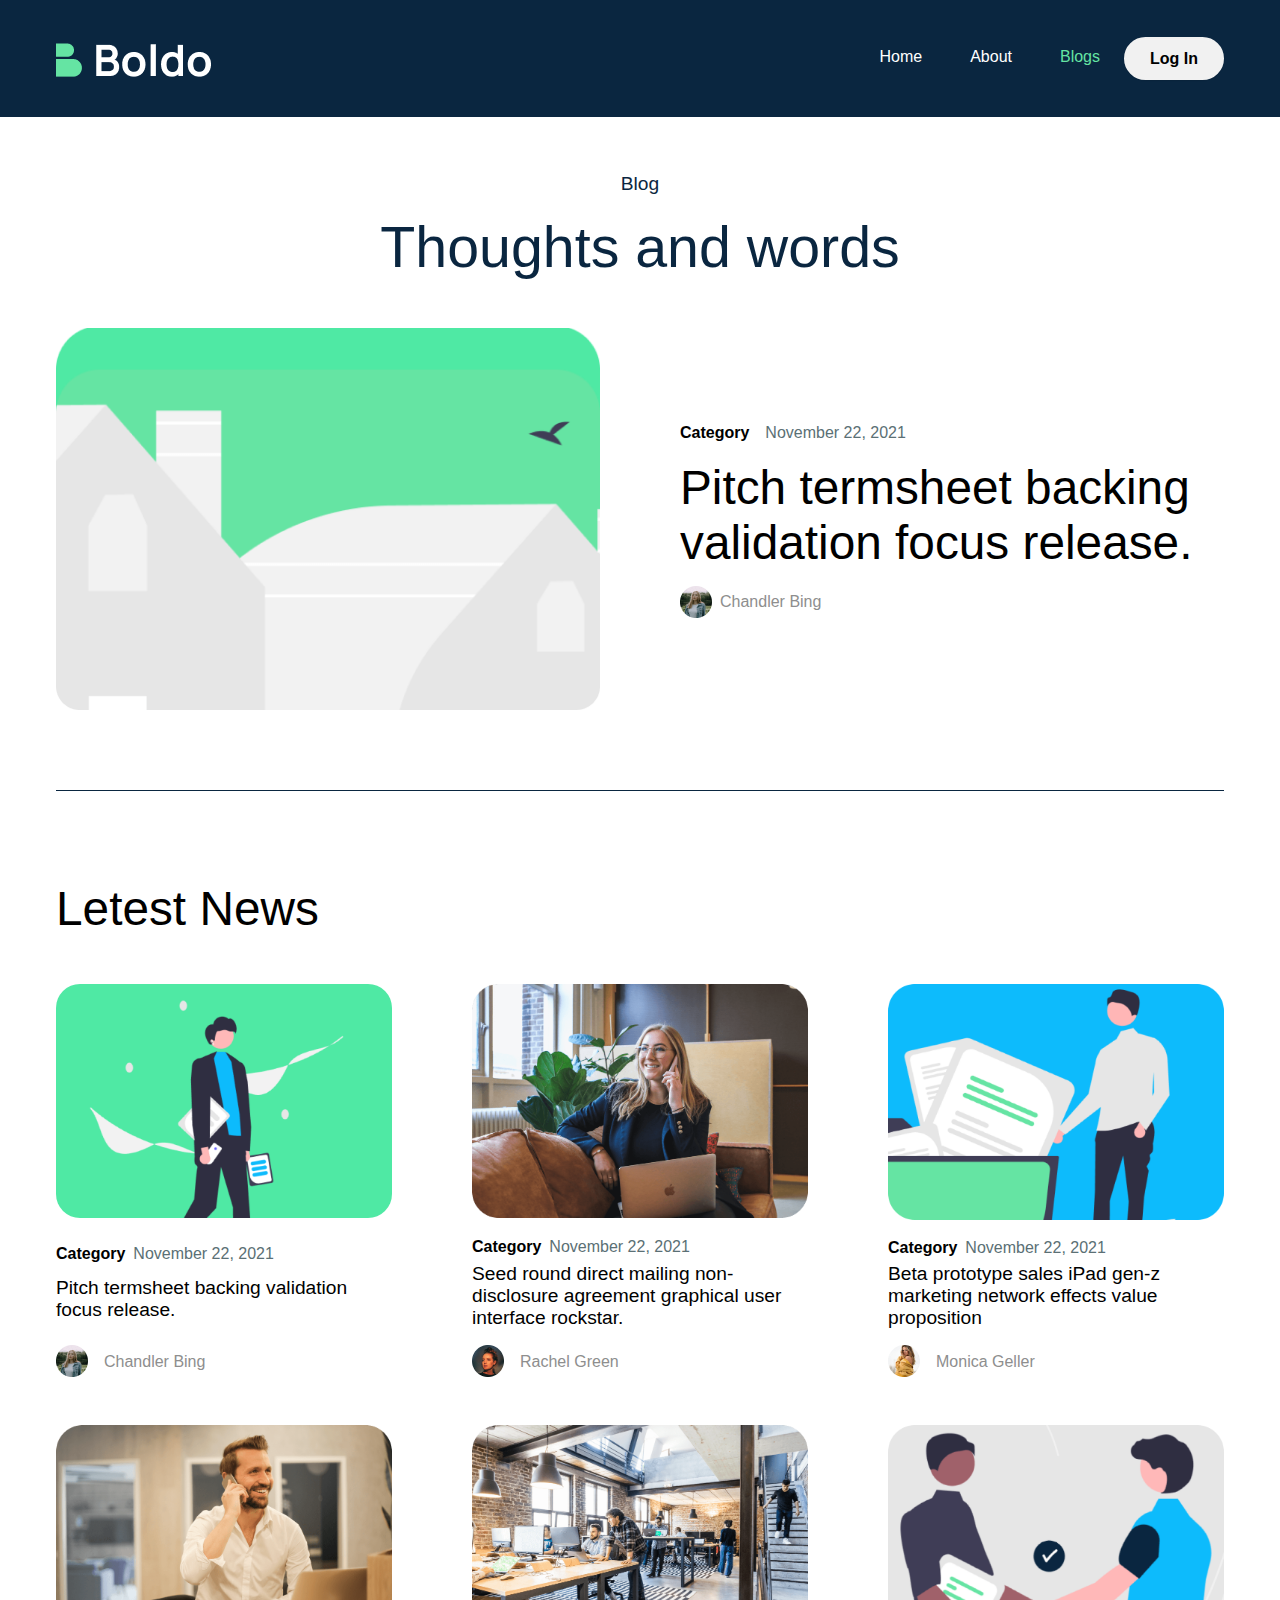
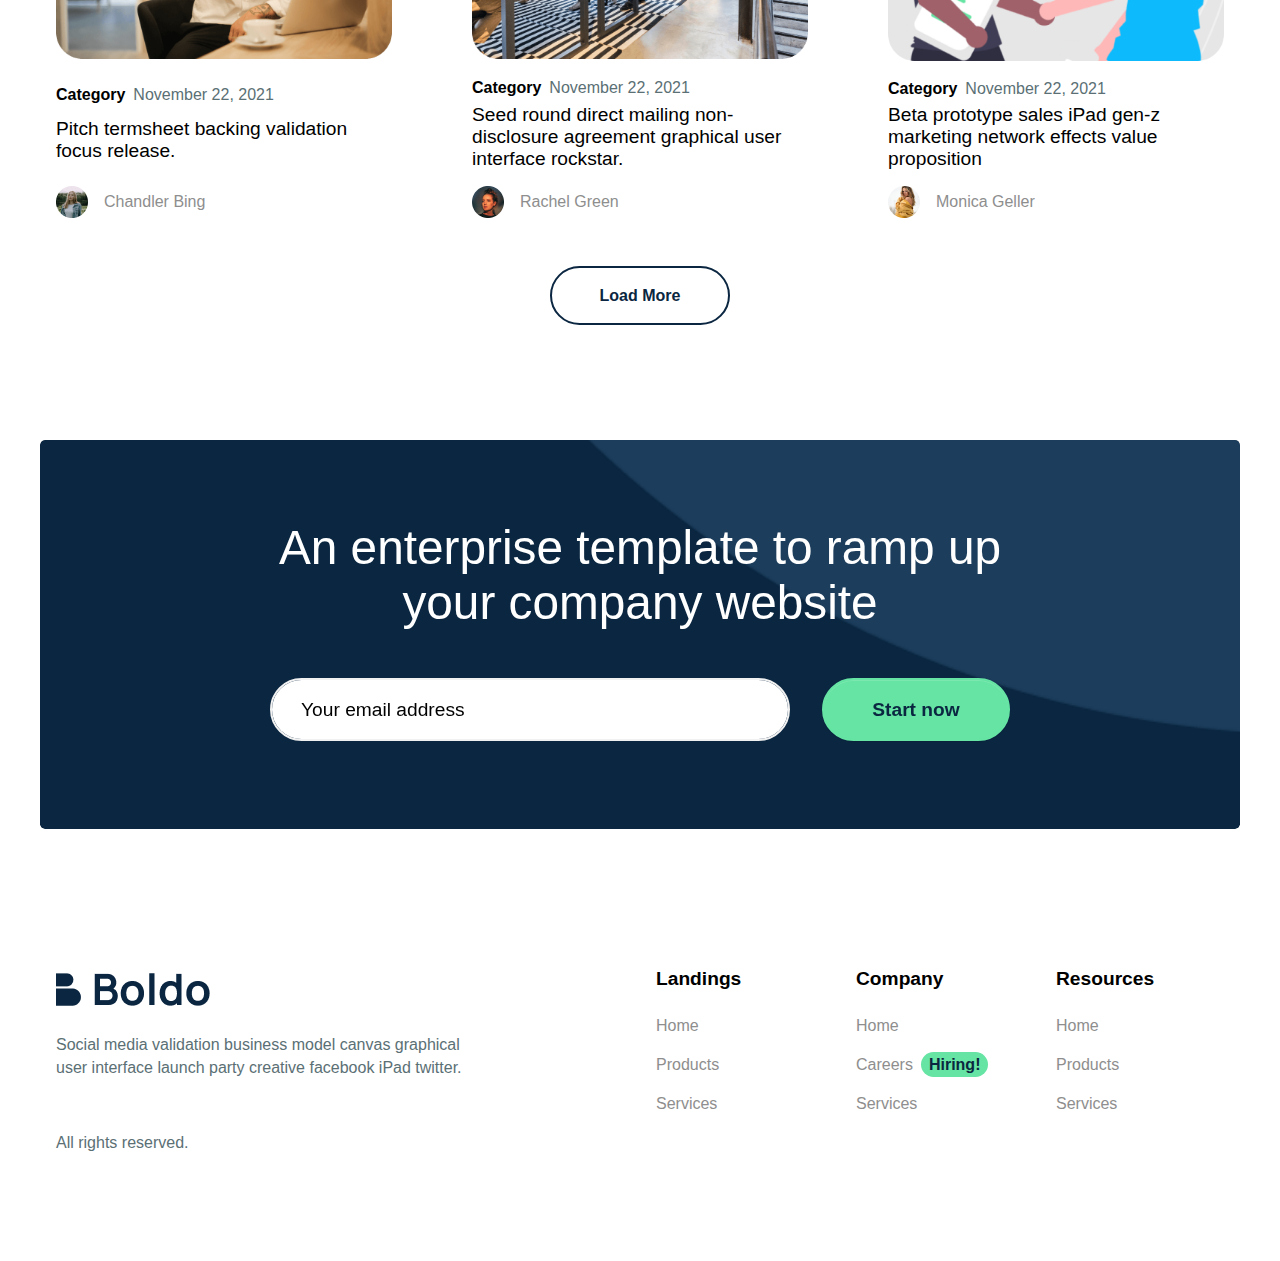
<file: live/blogs.html>
<!DOCTYPE html>
<html lang="en-US" dir="ltr">

  <head>
    <meta charset="utf-8">
    <meta http-equiv="X-UA-Compatible" content="IE=edge">
    <meta name="viewport" content="width=device-width, initial-scale=1">

    <!-- ===============================================-->
    <!--    Document Title-->
    <!-- ===============================================-->
    <title>Blogs | Boldo Agency Template</title>

    <!-- ===============================================-->
    <!--    Favicons-->
    <!-- ===============================================-->
    <link rel="apple-touch-icon" sizes="180x180" href="assets/img/favicons/apple-touch-icon.png">
    <link rel="icon" type="image/png" sizes="32x32" href="assets/img/favicons/favicon-32x32.png">
    <link rel="icon" type="image/png" sizes="16x16" href="assets/img/favicons/favicon-16x16.png">
    <link rel="shortcut icon" type="image/x-icon" href="assets/img/favicons/favicon.ico">
    <link rel="manifest" href="assets/img/favicons/manifest.json">
    <meta name="msapplication-TileImage" content="assets/img/favicons/mstile-150x150.png">
    <meta name="theme-color" content="#ffffff">

    <!-- ===============================================-->
    <!--    Stylesheets-->
    <!-- ===============================================-->
    <link rel="preconnect" href="https://fonts.gstatic.com">
    <link href="https://fonts.googleapis.com/css2?family=Manrope:wght@200;300;400;500;600;700&amp;display=swap" rel="stylesheet">
    <link href="vendors/prism/prism.css" rel="stylesheet">
    <link href="vendors/swiper/swiper-bundle.min.css" rel="stylesheet">
    <link href="assets/css/theme.min.css" rel="stylesheet" />
    <link href="assets/css/user.min.css" rel="stylesheet" />
  </head>

  <body>
    <!-- ===============================================-->
    <!--    Main Content-->
    <!-- ===============================================-->
    <main class="main" id="top">
      <nav class="navbar navbar-expand-lg fixed-top navbar-dark bg-dark" data-navbar-on-scroll="data-navbar-on-scroll">
        <div class="container"><a class="navbar-brand" href="index.html"><img src="assets/img/Logo.png" alt="" /></a><button class="navbar-toggler" type="button" data-bs-toggle="collapse" data-bs-target="#navbarSupportedContent" aria-controls="navbarSupportedContent" aria-expanded="false" aria-label="Toggle navigation"><i class="fa-solid fa-bars text-white fs-3"></i></button>
          <div class="collapse navbar-collapse" id="navbarSupportedContent">
            <ul class="navbar-nav ms-auto mt-2 mt-lg-0">
              <li class="nav-item"><a class="nav-link" aria-current="page" href="index.html">Home</a></li>
              <li class="nav-item"><a class="nav-link" aria-current="page" href="about.html">About</a></li>
              <li class="nav-item"><a class="nav-link active" aria-current="page" href="blogs.html">Blogs</a></li>
              <li class="nav-item mt-2 mt-lg-0"><a class="nav-link btn btn-light text-black w-md-25 w-50 w-lg-100" aria-current="page" href="#">Log In</a></li>
            </ul>
          </div>
        </div>
      </nav>

      <!-- ============================================-->
      <!-- <section> begin ============================-->
      <section>
        <div class="container">
          <div class="border-bottom border-dark py-7">
            <p class="text-dark text-center fs-1">Blog</p>
            <h1 class="text-center fs-lg-7 fs-md-4 fs-3 text-dark mb-5">Thoughts and words</h1>
            <div class="row align-items-center gx-xl-7">
              <div class="col-lg-6 text-center"><a href="#"><img class="img-fluid" src="assets/img/blog/blog-hero.png" alt="" /></a></div>
              <div class="col-lg-6 mt-5 mt-lg-0 text-center text-lg-start">
                <div class="d-flex align-items-center justify-content-center justify-content-lg-start gap-3"><a href="#">
                    <p class="fw-bold mb-0 text-black">Category</p>
                  </a>
                  <p class="mb-0">November 22, 2021</p>
                </div><a href="#">
                  <h1 class="fs-xl-6 fs-md-4 fs-3 my-3">Pitch termsheet backing validation focus release.</h1>
                </a>
                <div class="d-flex align-items-center justify-content-center justify-content-lg-start gap-2"><img class="img-fluid" src="assets/img/blog/profile1.png" alt="" /><a href="#">
                    <p class="mb-0">Chandler Bing</p>
                  </a></div>
              </div>
            </div>
          </div>
        </div><!-- end of .container-->
      </section><!-- <section> close ============================-->
      <!-- ============================================-->



      <!-- ============================================-->
      <!-- <section> begin ============================-->
      <section class="py-0">
        <div class="container">
          <h1 class="fs-lg-6 fs-md-5 fs-3">Letest News</h1>
          <div class="row mt-5 gx-xl-7">
            <div class="col-lg-4 col-md-6 mb-5 mb-md-0 text-center text-md-start h-auto">
              <div class="d-flex justify-content-between flex-column h-100"><a href="#"><img class="w-md-100 w-75 rounded-2" src="assets/img/blog/1.png" alt="" /></a>
                <div class="d-flex align-items-center justify-content-center justify-content-md-start gap-2 mt-3"><a href="#">
                    <p class="fw-bold mb-0 text-black">Category</p>
                  </a>
                  <p class="mb-0">November 22, 2021</p>
                </div><a href="#">
                  <h5 class="mt-1 mb-3 fs-0 fs-md-1">Pitch termsheet backing validation focus release.</h5>
                </a>
                <div class="d-flex align-items-center justify-content-center justify-content-md-start gap-3 mb-md-5"><img class="img-fluid" src="assets/img/blog/profile1.png" alt="" /><a href="#">
                    <p class="mb-0 text-gray">Chandler Bing</p>
                  </a></div>
              </div>
            </div>
            <div class="col-lg-4 col-md-6 mb-5 mb-md-0 text-center text-md-start h-auto">
              <div class="d-flex justify-content-between flex-column h-100"><a href="#"><img class="w-md-100 w-75 rounded-2" src="assets/img/blog/2.png" alt="" /></a>
                <div class="d-flex align-items-center justify-content-center justify-content-md-start gap-2 mt-3"><a href="#">
                    <p class="fw-bold mb-0 text-black">Category</p>
                  </a>
                  <p class="mb-0">November 22, 2021</p>
                </div><a href="#">
                  <h5 class="mt-1 mb-3 fs-0 fs-md-1">Seed round direct mailing non-disclosure agreement graphical user interface rockstar.</h5>
                </a>
                <div class="d-flex align-items-center justify-content-center justify-content-md-start gap-3 mb-md-5"><img class="img-fluid" src="assets/img/blog/profile2.png" alt="" /><a href="#">
                    <p class="mb-0 text-gray">Rachel Green</p>
                  </a></div>
              </div>
            </div>
            <div class="col-lg-4 col-md-6 mb-5 mb-md-0 text-center text-md-start h-auto">
              <div class="d-flex justify-content-between flex-column h-100"><a href="#"><img class="w-md-100 w-75 rounded-2" src="assets/img/blog/3.png" alt="" /></a>
                <div class="d-flex align-items-center justify-content-center justify-content-md-start gap-2 mt-3"><a href="#">
                    <p class="fw-bold mb-0 text-black">Category</p>
                  </a>
                  <p class="mb-0">November 22, 2021</p>
                </div><a href="#">
                  <h5 class="mt-1 mb-3 fs-0 fs-md-1">Beta prototype sales iPad gen-z marketing network effects value proposition</h5>
                </a>
                <div class="d-flex align-items-center justify-content-center justify-content-md-start gap-3 mb-md-5"><img class="img-fluid" src="assets/img/blog/profile3.png" alt="" /><a href="#">
                    <p class="mb-0 text-gray">Monica Geller</p>
                  </a></div>
              </div>
            </div>
            <div class="col-lg-4 col-md-6 mb-5 mb-md-0 text-center text-md-start h-auto">
              <div class="d-flex justify-content-between flex-column h-100"><a href="#"><img class="w-md-100 w-75 rounded-2" src="assets/img/blog/4.png" alt="" /></a>
                <div class="d-flex align-items-center justify-content-center justify-content-md-start gap-2 mt-3"><a href="#">
                    <p class="fw-bold mb-0 text-black">Category</p>
                  </a>
                  <p class="mb-0">November 22, 2021</p>
                </div><a href="#">
                  <h5 class="mt-1 mb-3 fs-0 fs-md-1">Pitch termsheet backing validation focus release.</h5>
                </a>
                <div class="d-flex align-items-center justify-content-center justify-content-md-start gap-3 mb-md-5"><img class="img-fluid" src="assets/img/blog/profile1.png" alt="" /><a href="#">
                    <p class="mb-0 text-gray">Chandler Bing</p>
                  </a></div>
              </div>
            </div>
            <div class="col-lg-4 col-md-6 mb-5 mb-md-0 text-center text-md-start h-auto">
              <div class="d-flex justify-content-between flex-column h-100"><a href="#"><img class="w-md-100 w-75 rounded-2" src="assets/img/blog/5.png" alt="" /></a>
                <div class="d-flex align-items-center justify-content-center justify-content-md-start gap-2 mt-3"><a href="#">
                    <p class="fw-bold mb-0 text-black">Category</p>
                  </a>
                  <p class="mb-0">November 22, 2021</p>
                </div><a href="#">
                  <h5 class="mt-1 mb-3 fs-0 fs-md-1">Seed round direct mailing non-disclosure agreement graphical user interface rockstar.</h5>
                </a>
                <div class="d-flex align-items-center justify-content-center justify-content-md-start gap-3 mb-md-5"><img class="img-fluid" src="assets/img/blog/profile2.png" alt="" /><a href="#">
                    <p class="mb-0 text-gray">Rachel Green</p>
                  </a></div>
              </div>
            </div>
            <div class="col-lg-4 col-md-6 mb-5 mb-md-0 text-center text-md-start h-auto">
              <div class="d-flex justify-content-between flex-column h-100"><a href="#"><img class="w-md-100 w-75 rounded-2" src="assets/img/blog/6.png" alt="" /></a>
                <div class="d-flex align-items-center justify-content-center justify-content-md-start gap-2 mt-3"><a href="#">
                    <p class="fw-bold mb-0 text-black">Category</p>
                  </a>
                  <p class="mb-0">November 22, 2021</p>
                </div><a href="#">
                  <h5 class="mt-1 mb-3 fs-0 fs-md-1">Beta prototype sales iPad gen-z marketing network effects value proposition</h5>
                </a>
                <div class="d-flex align-items-center justify-content-center justify-content-md-start gap-3 mb-md-5"><img class="img-fluid" src="assets/img/blog/profile3.png" alt="" /><a href="#">
                    <p class="mb-0 text-gray">Monica Geller</p>
                  </a></div>
              </div>
            </div>
          </div>
          <div class="text-center mb-4"><button class="btn btn-outline-dark">Load More</button></div>
        </div><!-- end of .container-->
      </section><!-- <section> close ============================-->
      <!-- ============================================-->

    </main><!-- ===============================================-->
    <!--    End of Main Content-->
    <!-- ===============================================-->



    <!-- ============================================-->
    <!-- <section> begin ============================-->
    <section>
      <div class="container bg-dark overflow-hidden rounded-1">
        <div class="bg-holder" style="background-image:url(assets/img/promo/promo-bg.png);"></div>
        <!--/.bg-holder-->
        <div class="px-5 py-7 position-relative">
          <h1 class="text-center w-lg-75 mx-auto fs-lg-6 fs-md-4 fs-3 text-white">An enterprise template to ramp up your company website</h1>
          <div class="row justify-content-center mt-5">
            <div class="col-auto w-100 w-lg-50"><input class="form-control mb-2 border-light fs-1" type="email" placeholder="Your email address" /></div>
            <div class="col-auto mt-2 mt-lg-0"><button class="btn btn-success text-dark fs-1">Start now</button></div>
          </div>
        </div>
      </div><!-- end of .container-->
    </section><!-- <section> close ============================-->
    <!-- ============================================-->



    <!-- ============================================-->
    <!-- <section> begin ============================-->
    <section class="pt-0">
      <div class="container">
        <div class="row justify-content-between">
          <div class="col-lg-6 col-sm-12"><a href="index.html"><img class="img-fluid mt-5 mb-4" src="assets/img/black-logo.png" alt="" /></a>
            <p class="w-lg-75 text-gray">Social media validation business model canvas graphical user interface launch party creative facebook iPad twitter.</p>
          </div>
          <div class="col-lg-2 col-sm-4">
            <h3 class="fw-bold fs-1 mt-5 mb-4">Landings</h3>
            <ul class="list-unstyled">
              <li class="my-3 col-md-4"><a href="#">Home</a></li>
              <li class="my-3"><a href="#">Products</a></li>
              <li class="my-3"><a href="#">Services</a></li>
            </ul>
          </div>
          <div class="col-lg-2 col-sm-4">
            <h3 class="fw-bold fs-1 mt-5 mb-4">Company</h3>
            <ul class="list-unstyled">
              <li class="my-3"><a href="#">Home</a></li>
              <li class="my-3"><a href="#">Careers</a><span class="py-1 px-2 rounded-2 bg-success fw-bold text-dark ms-2">Hiring!</span></li>
              <li class="my-3"><a href="#">Services</a></li>
            </ul>
          </div>
          <div class="col-lg-2 col-sm-4">
            <h3 class="fw-bold fs-1 mt-5 mb-4">Resources</h3>
            <ul class="list-unstyled">
              <li class="mb-3"><a href="#">Home</a></li>
              <li class="mb-3"><a href="#">Products</a></li>
              <li class="mb-3"><a href="#">Services</a></li>
            </ul>
          </div>
        </div>
        <p class="text-gray">All rights reserved.</p>
      </div><!-- end of .container-->
    </section><!-- <section> close ============================-->
    <!-- ============================================-->



    <!-- ===============================================-->
    <!--    JavaScripts-->
    <!-- ===============================================-->
    <script src="vendors/popper/popper.min.js"></script>
    <script src="vendors/bootstrap/bootstrap.min.js"></script>
    <script src="vendors/anchorjs/anchor.min.js"></script>
    <script src="vendors/is/is.min.js"></script>
    <script src="vendors/fontawesome/all.min.js"></script>
    <script src="vendors/lodash/lodash.min.js"></script>
    <script src="https://polyfill.io/v3/polyfill.min.js?features=window.scroll"></script>
    <script src="vendors/prism/prism.js"></script>
    <script src="vendors/swiper/swiper-bundle.min.js"></script>
    <script src="assets/js/theme.js"></script>
  </body>

</html>
</file>
<file: live/vendors/prism/prism.css>
/**
 * prism.js default theme for JavaScript, CSS and HTML
 * Based on dabblet (http://dabblet.com)
 * @author Lea Verou
 */

code[class*="language-"],
pre[class*="language-"] {
	color: black;
	background: none;
	text-shadow: 0 1px white;
	font-family: Consolas, Monaco, 'Andale Mono', 'Ubuntu Mono', monospace;
	font-size: 1em;
	text-align: left;
	white-space: pre;
	word-spacing: normal;
	word-break: normal;
	word-wrap: normal;
	line-height: 1.5;

	-moz-tab-size: 4;
	-o-tab-size: 4;
	tab-size: 4;

	-webkit-hyphens: none;
	-moz-hyphens: none;
	-ms-hyphens: none;
	hyphens: none;
}

pre[class*="language-"]::-moz-selection, pre[class*="language-"] ::-moz-selection,
code[class*="language-"]::-moz-selection, code[class*="language-"] ::-moz-selection {
	text-shadow: none;
	background: #b3d4fc;
}

pre[class*="language-"]::selection, pre[class*="language-"] ::selection,
code[class*="language-"]::selection, code[class*="language-"] ::selection {
	text-shadow: none;
	background: #b3d4fc;
}

@media print {
	code[class*="language-"],
	pre[class*="language-"] {
		text-shadow: none;
	}
}

/* Code blocks */
pre[class*="language-"] {
	padding: 1em;
	margin: .5em 0;
	overflow: auto;
}

:not(pre) > code[class*="language-"],
pre[class*="language-"] {
	background: #f5f2f0;
}

/* Inline code */
:not(pre) > code[class*="language-"] {
	padding: .1em;
	border-radius: .3em;
	white-space: normal;
}

.token.comment,
.token.prolog,
.token.doctype,
.token.cdata {
	color: slategray;
}

.token.punctuation {
	color: #999;
}

.token.namespace {
	opacity: .7;
}

.token.property,
.token.tag,
.token.boolean,
.token.number,
.token.constant,
.token.symbol,
.token.deleted {
	color: #905;
}

.token.selector,
.token.attr-name,
.token.string,
.token.char,
.token.builtin,
.token.inserted {
	color: #690;
}

.token.operator,
.token.entity,
.token.url,
.language-css .token.string,
.style .token.string {
	color: #9a6e3a;
	/* This background color was intended by the author of this theme. */
	background: hsla(0, 0%, 100%, .5);
}

.token.atrule,
.token.attr-value,
.token.keyword {
	color: #07a;
}

.token.function,
.token.class-name {
	color: #DD4A68;
}

.token.regex,
.token.important,
.token.variable {
	color: #e90;
}

.token.important,
.token.bold {
	font-weight: bold;
}
.token.italic {
	font-style: italic;
}

.token.entity {
	cursor: help;
}
</file>
<file: vendors/prism/prism.css>
/**
 * prism.js default theme for JavaScript, CSS and HTML
 * Based on dabblet (http://dabblet.com)
 * @author Lea Verou
 */

code[class*="language-"],
pre[class*="language-"] {
	color: black;
	background: none;
	text-shadow: 0 1px white;
	font-family: Consolas, Monaco, 'Andale Mono', 'Ubuntu Mono', monospace;
	font-size: 1em;
	text-align: left;
	white-space: pre;
	word-spacing: normal;
	word-break: normal;
	word-wrap: normal;
	line-height: 1.5;

	-moz-tab-size: 4;
	-o-tab-size: 4;
	tab-size: 4;

	-webkit-hyphens: none;
	-moz-hyphens: none;
	-ms-hyphens: none;
	hyphens: none;
}

pre[class*="language-"]::-moz-selection, pre[class*="language-"] ::-moz-selection,
code[class*="language-"]::-moz-selection, code[class*="language-"] ::-moz-selection {
	text-shadow: none;
	background: #b3d4fc;
}

pre[class*="language-"]::selection, pre[class*="language-"] ::selection,
code[class*="language-"]::selection, code[class*="language-"] ::selection {
	text-shadow: none;
	background: #b3d4fc;
}

@media print {
	code[class*="language-"],
	pre[class*="language-"] {
		text-shadow: none;
	}
}

/* Code blocks */
pre[class*="language-"] {
	padding: 1em;
	margin: .5em 0;
	overflow: auto;
}

:not(pre) > code[class*="language-"],
pre[class*="language-"] {
	background: #f5f2f0;
}

/* Inline code */
:not(pre) > code[class*="language-"] {
	padding: .1em;
	border-radius: .3em;
	white-space: normal;
}

.token.comment,
.token.prolog,
.token.doctype,
.token.cdata {
	color: slategray;
}

.token.punctuation {
	color: #999;
}

.token.namespace {
	opacity: .7;
}

.token.property,
.token.tag,
.token.boolean,
.token.number,
.token.constant,
.token.symbol,
.token.deleted {
	color: #905;
}

.token.selector,
.token.attr-name,
.token.string,
.token.char,
.token.builtin,
.token.inserted {
	color: #690;
}

.token.operator,
.token.entity,
.token.url,
.language-css .token.string,
.style .token.string {
	color: #9a6e3a;
	/* This background color was intended by the author of this theme. */
	background: hsla(0, 0%, 100%, .5);
}

.token.atrule,
.token.attr-value,
.token.keyword {
	color: #07a;
}

.token.function,
.token.class-name {
	color: #DD4A68;
}

.token.regex,
.token.important,
.token.variable {
	color: #e90;
}

.token.important,
.token.bold {
	font-weight: bold;
}
.token.italic {
	font-style: italic;
}

.token.entity {
	cursor: help;
}
</file>
<file: live/assets/css/theme.min.css>
:root{--fg-blue: #0d6efd;--fg-indigo: #6610f2;--fg-purple: #6f42c1;--fg-pink: #d63384;--fg-red: #dc3545;--fg-orange: #fd7e14;--fg-yellow: #ffc107;--fg-green: #65E4A3;--fg-teal: #20c997;--fg-cyan: #0dcaf0;--fg-white: #ffffff;--fg-gray: #627E84;--fg-gray-dark: #536468;--fg-gray-footer-black: #000000;--fg-gray-black: #000000;--fg-gray-100: #F1F1F1;--fg-gray-200: #C4C4C4;--fg-gray-300: #8E8E8E;--fg-gray-400: #5C5C5C;--fg-gray-500: #76979E;--fg-gray-600: #627E84;--fg-gray-700: #5B7075;--fg-gray-800: #536468;--fg-gray-900: #445356;--fg-gray-1000: #384345;--fg-gray-1100: #0A2640;--fg-gray-white: #ffffff;--fg-primary: #0dcaf0;--fg-secondary: #0d6efd;--fg-success: #65E4A3;--fg-info: #6610f2;--fg-warning: #fd7e14;--fg-danger: #dc3545;--fg-light: #F1F1F1;--fg-dark: #0A2640;--fg-primary-rgb: 13, 202, 240;--fg-secondary-rgb: 13, 110, 253;--fg-success-rgb: 101, 228, 163;--fg-info-rgb: 102, 16, 242;--fg-warning-rgb: 253, 126, 20;--fg-danger-rgb: 220, 53, 69;--fg-light-rgb: 241, 241, 241;--fg-dark-rgb: 10, 38, 64;--fg-white-rgb: 255, 255, 255;--fg-black-rgb: 0, 0, 0;--fg-body-color-rgb: 91, 112, 117;--fg-body-bg-rgb: 255, 255, 255;--fg-font-sans-serif: "Open Sans", -apple-system, BlinkMacSystemFont, "Segoe UI", Roboto, "Helvetica Neue", Arial, sans-serif, "Apple Color Emoji", "Segoe UI Emoji", "Segoe UI Symbol";--fg-font-monospace: SFMono-Regular, Menlo, Monaco, Consolas, "Liberation Mono", "Courier New", monospace;--fg-gradient: linear-gradient(180deg, rgba(255, 255, 255, 0.15), rgba(255, 255, 255, 0));--fg-body-font-family: Open Sans, -apple-system, BlinkMacSystemFont, Segoe UI, Roboto, Helvetica Neue, Arial, sans-serif, Apple Color Emoji, Segoe UI Emoji, Segoe UI Symbol;--fg-body-font-size: 1rem;--fg-body-font-weight: 400;--fg-body-line-height: 1.45;--fg-body-color: #5B7075;--fg-body-bg: #ffffff}:root,:root.light,:root .light{--fg-facebook: #3c5a99;--fg-colored-link-facebook-hover-color: #30487a;--fg-google-plus: #dd4b39;--fg-colored-link-google-plus-hover-color: #b13c2e;--fg-twitter: #1da1f2;--fg-colored-link-twitter-hover-color: #1781c2;--fg-linkedin: #0077b5;--fg-colored-link-linkedin-hover-color: #005f91;--fg-youtube: #ff0001;--fg-colored-link-youtube-hover-color: #cc0001;--fg-github: #333333;--fg-colored-link-github-hover-color: #292929;--fg-footer-black: #000000;--fg-colored-link-footer-black-hover-color: black;--fg-black: #000000;--fg-colored-link-black-hover-color: black;--fg-100: #F1F1F1;--fg-colored-link-100-hover-color: #f4f4f4;--fg-200: #C4C4C4;--fg-colored-link-200-hover-color: #d0d0d0;--fg-300: #8E8E8E;--fg-colored-link-300-hover-color: #727272;--fg-400: #5C5C5C;--fg-colored-link-400-hover-color: #4a4a4a;--fg-500: #76979E;--fg-colored-link-500-hover-color: #5e797e;--fg-600: #627E84;--fg-colored-link-600-hover-color: #4e656a;--fg-700: #5B7075;--fg-colored-link-700-hover-color: #495a5e;--fg-800: #536468;--fg-colored-link-800-hover-color: #425053;--fg-900: #445356;--fg-colored-link-900-hover-color: #364245;--fg-1000: #384345;--fg-colored-link-1000-hover-color: #2d3637;--fg-1100: #0A2640;--fg-colored-link-1100-hover-color: #081e33;--fg-white: #ffffff;--fg-colored-link-white-hover-color: white;--fg-primary: #0dcaf0;--fg-colored-link-primary-hover-color: #3dd5f3;--fg-secondary: #0d6efd;--fg-colored-link-secondary-hover-color: #0a58ca;--fg-success: #65E4A3;--fg-colored-link-success-hover-color: #84e9b5;--fg-info: #6610f2;--fg-colored-link-info-hover-color: #520dc2;--fg-warning: #fd7e14;--fg-colored-link-warning-hover-color: #ca6510;--fg-danger: #dc3545;--fg-colored-link-danger-hover-color: #b02a37;--fg-light: #F1F1F1;--fg-colored-link-light-hover-color: #f4f4f4;--fg-dark: #0A2640;--fg-colored-link-dark-hover-color: #081e33;--fg-soft-primary: #e2f9fd;--fg-soft-secondary: #e2eeff;--fg-soft-success: #edfcf4;--fg-soft-info: #ede2fd;--fg-soft-warning: #fff0e3;--fg-soft-danger: #fbe7e9;--fg-soft-light: #fdfdfd;--fg-soft-dark: #e2e5e8;--fg-accordion-button-active-color: var(--fg-1000);--fg-accordion-button-active-bg: $white;--fg-btn-reveal-color: dark;--fg-btn-reveal-bg: #e6e6e6;--fg-btn-reveal-border-color: #dfdfdf;--fg-btn-falcon-background: var(--fg-white);--fg-btn-disabled-color: #4d5969;--fg-btn-falcon-box-shadow: 0 0 0 1px rgba(43, 45, 80, 0.1), 0 2px 5px 0 rgba(43, 45, 80, 0.08), 0 1px 1.5px 0 rgba(0, 0, 0, 0.07), 0 1px 2px 0 rgba(0, 0, 0, 0.08);--fg-btn-falcon-hover-box-shadow: 0 0 0 1px rgba(43, 45, 80, 0.1), 0 2px 5px 0 rgba(43, 45, 80, 0.1), 0 3px 9px 0 rgba(43, 45, 80, 0.08), 0 1px 1.5px 0 rgba(0, 0, 0, 0.08), 0 1px 2px 0 rgba(0, 0, 0, 0.08);--fg-btn-falcon-default-color: #536468;--fg-btn-falcon-default-hover-color: #455356;--fg-btn-falcon-default-active-background: #e6e6e6;--fg-btn-falcon-default-active-border: #455356;--fg-btn-falcon-primary-color: var(--fg-primary);--fg-btn-falcon-primary-hover-color: #0ba8c7;--fg-btn-falcon-primary-active-background: #cff4fc;--fg-btn-falcon-primary-active-color: #0ba8c7;--fg-alert-primary-background: #cff4fc;--fg-alert-primary-border-color: #b6effb;--fg-alert-primary-color: #087990;--fg-alert-primary-link-color: #0aa2c0;--fg-list-group-item-primary-background: #cff4fc;--fg-list-group-item-primary-color: #087990;--fg-btn-falcon-secondary-color: var(--fg-secondary);--fg-btn-falcon-secondary-hover-color: #0b5bd2;--fg-btn-falcon-secondary-active-background: #cfe2ff;--fg-btn-falcon-secondary-active-color: #0b5bd2;--fg-alert-secondary-background: #cfe2ff;--fg-alert-secondary-border-color: #b6d4fe;--fg-alert-secondary-color: #084298;--fg-alert-secondary-link-color: #0a58ca;--fg-list-group-item-secondary-background: #cfe2ff;--fg-list-group-item-secondary-color: #084298;--fg-btn-falcon-success-color: var(--fg-success);--fg-btn-falcon-success-hover-color: #54bd87;--fg-btn-falcon-success-active-background: #e0faed;--fg-btn-falcon-success-active-color: #54bd87;--fg-alert-success-background: #e0faed;--fg-alert-success-border-color: #d1f7e3;--fg-alert-success-color: #3d8962;--fg-alert-success-link-color: #51b682;--fg-list-group-item-success-background: #e0faed;--fg-list-group-item-success-color: #3d8962;--fg-btn-falcon-info-color: var(--fg-info);--fg-btn-falcon-info-hover-color: #550dc9;--fg-btn-falcon-info-active-background: #e0cffc;--fg-btn-falcon-info-active-color: #550dc9;--fg-alert-info-background: #e0cffc;--fg-alert-info-border-color: #d1b7fb;--fg-alert-info-color: #3d0a91;--fg-alert-info-link-color: #520dc2;--fg-list-group-item-info-background: #e0cffc;--fg-list-group-item-info-color: #3d0a91;--fg-btn-falcon-warning-color: var(--fg-warning);--fg-btn-falcon-warning-hover-color: #d26911;--fg-btn-falcon-warning-active-background: #ffe5d0;--fg-btn-falcon-warning-active-color: #d26911;--fg-alert-warning-background: #ffe5d0;--fg-alert-warning-border-color: #fed8b9;--fg-alert-warning-color: #984c0c;--fg-alert-warning-link-color: #ca6510;--fg-list-group-item-warning-background: #ffe5d0;--fg-list-group-item-warning-color: #984c0c;--fg-btn-falcon-danger-color: var(--fg-danger);--fg-btn-falcon-danger-hover-color: #b72c39;--fg-btn-falcon-danger-active-background: #f8d7da;--fg-btn-falcon-danger-active-color: #b72c39;--fg-alert-danger-background: #f8d7da;--fg-alert-danger-border-color: #f5c2c7;--fg-alert-danger-color: #842029;--fg-alert-danger-link-color: #b02a37;--fg-list-group-item-danger-background: #f8d7da;--fg-list-group-item-danger-color: #842029;--fg-btn-falcon-light-color: var(--fg-light);--fg-btn-falcon-light-hover-color: #c8c8c8;--fg-btn-falcon-light-active-background: #fcfcfc;--fg-btn-falcon-light-active-color: #c8c8c8;--fg-alert-light-background: #fcfcfc;--fg-alert-light-border-color: #fbfbfb;--fg-alert-light-color: #919191;--fg-alert-light-link-color: #c1c1c1;--fg-list-group-item-light-background: #fcfcfc;--fg-list-group-item-light-color: #919191;--fg-btn-falcon-dark-color: var(--fg-dark);--fg-btn-falcon-dark-hover-color: #082035;--fg-btn-falcon-dark-active-background: #ced4d9;--fg-btn-falcon-dark-active-color: #082035;--fg-alert-dark-background: #ced4d9;--fg-alert-dark-border-color: #b6bec6;--fg-alert-dark-color: #061726;--fg-alert-dark-link-color: #081e33;--fg-list-group-item-dark-background: #ced4d9;--fg-list-group-item-dark-color: #061726;--fg-transparent-50: rgba(255, 255, 255, 0.5);--fg-list-group-bg: #ffffff;--fg-list-group-action-hover-color: #5B7075;--fg-list-group-hover-bg: #F1F1F1;--fg-body-bg: #ffffff;--fg-body-color: #5B7075;--fg-headings-color: #000000;--fg-link-color: #0dcaf0;--fg-link-hover-color: #0aa2c0;--fg-border-color: #8E8E8E;--fg-box-shadow: 0 7px 14px 0 rgba(65, 69, 88, 0.1), 0 3px 6px 0 rgba(0, 0, 0, 0.07);--fg-box-shadow-sm: 0 0.125rem 0.25rem rgba(0, 0, 0, 0.075);--fg-box-shadow-lg: 0 1rem 4rem rgba(0, 0, 0, 0.175);--fg-box-shadow-inset: inset 0 1px 2px rgba(0, 0, 0, 0.075);--fg-component-active-color: ;--fg-component-active-bg: #0dcaf0;--fg-text-muted: #949494;--fg-blockquote-footer-color: #627E84;--fg-hr-color: var(--fg-border-color);--fg-hr-opacity: 0.25;--fg-mark-bg: #fcf8e3;--fg-input-btn-focus-color: rgba(13, 202, 240, 0.25);--fg-btn-link-color: #8E8E8E;--fg-btn-link-hover-color: #727272;--fg-btn-disabled-color: #627E84;--fg-heading-color: #000000;--fg-input-bg: #ffffff;--fg-input-color: #445356;--fg-input-border-color: #8E8E8E;--fg-input-focus-border-color: #86e5f8;--fg-input-focus-color: var(--fg-input-color);--fg-input-placeholder-color: #5C5C5C;--fg-input-plaintext-color: #5B7075;--fg-form-check-label-color: ;--fg-form-check-input-bg: transparent;--fg-form-check-input-border: 1px solid var(--fg-form-check-input-border-color);--fg-form-check-input-border-color: #5C5C5C;--fg-form-check-input-checked-color: #ffffff;--fg-form-check-input-checked-bg-color: #0dcaf0;--fg-form-check-input-checked-border-color: #0dcaf0;--fg-form-check-input-indeterminate-color: #ffffff;--fg-form-check-input-indeterminate-bg-color: #0dcaf0;--fg-form-check-input-indeterminate-border-color: #0dcaf0;--fg-form-switch-color:rgba(0, 0, 0, .25);--fg-form-switch-focus-color: #86e5f8;--fg-form-switch-checked-color: #ffffff;--fg-input-group-addon-color: var(--fg-input-border-color);--fg-input-group-addon-bg: #C4C4C4;--fg-input-group-addon-border-color: var(--fg-input-border-color);--fg-form-select-color: var(--fg-input-color);--fg-form-select-disabled-color: #627E84;--fg-form-select-bg: var(--fg-input-bg);--fg-form-select-disabled-bg: #C4C4C4;--fg-form-select-indicator-color: #536468;--fg-form-select-focus-box-shadow: 0 0 0 0.25rem rgba(13, 202, 240, 0.25);--fg-form-select-border-color: var(--fg-input-border-color);--fg-form-select-focus-border-color: #86e5f8;--fg-form-range-track-bg: #8E8E8E;--fg-form-range-track-box-shadow: var(--fg-box-shadow-inset);--fg-form-range-thumb-bg: #0dcaf0;--fg-form-range-thumb-box-shadow: 0 0.1rem 0.25rem rgba(0, 0, 0, 0.1);--fg-form-range-thumb-focus-box-shadow: 0 0 0 1px #ffffff, 0 0 0 0.25rem rgba(13, 202, 240, 0.25);--fg-form-range-thumb-active-bg: #b5effb;--fg-form-range-thumb-disabled-bg: #76979E;--fg-form-file-focus-border-color: #86e5f8;--fg-form-file-focus-box-shadow: 0 0 0 0.25rem rgba(13, 202, 240, 0.25);--fg-form-file-disabled-bg: var(--fg-200);--fg-form-file-disabled-border-color: ;--fg-form-file-color: var(--fg-input-color);--fg-form-file-bg: var(--fg-input-bg);--fg-form-file-border-color: var(--fg-input-border-color);--fg-form-file-box-shadow: null;--fg-form-file-button-bg: var(--fg-200);--fg-form-feedback-valid-color: #65E4A3;--fg-form-feedback-invalid-color: #dc3545;--fg-form-feedback-icon-valid-color: var(--fg-form-feedback-valid-color);--fg-form-feedback-icon-invalid-color: var(--fg-form-feedback-invalid-color);--fg-nav-link-color: null;--fg-nav-link-hover-color: null;--fg-nav-link-disabled-color: #627E84;--fg-nav-tabs-border-color: #8E8E8E;--fg-nav-tabs-link-hover-border-color: #C4C4C4 #C4C4C4 #8E8E8E;--fg-nav-tabs-link-active-color: #5B7075;--fg-nav-tabs-link-active-bg: #ffffff;--fg-nav-tabs-link-active-border-color: #8E8E8E #8E8E8E #ffffff;--fg-bg-navbar-glass: rgba(196, 196, 196, 0.96);--fg-nav-pills-link-active-color: #ffffff;--fg-nav-pills-link-active-bg: #0dcaf0;--fg-navbar-dark-color: rgba(255, 255, 255, 0.7);--fg-navbar-dark-hover-color: rgba(255, 255, 255, 0.8);--fg-navbar-dark-active-color: #ffffff;--fg-navbar-dark-disabled-color: rgba(255, 255, 255, 0.25);--fg-navbar-dark-toggler-border-color: rgba(255, 255, 255, 0.1);--fg-navbar-light-color: rgba(92, 92, 92, 0.95);--fg-navbar-light-hover-color: #000000;--fg-navbar-light-active-color: #000000;--fg-navbar-light-disabled-color: rgba(0, 0, 0, 0.25);--fg-navbar-light-toggler-border-color: rgba(0, 0, 0, 0.1);--fg-navbar-light-brand-color: #0dcaf0;--fg-navbar-dark-brand-color: #0dcaf0;--fg-navbar-vertical-collapsed-hover-shadow-color: rgba(0, 0, 0, 0.2);--fg-navbar-vertical-bg-color: var(--fg-bg-navbar-glass);--fg-navbar-vertical-link-color: #5B7075;--fg-navbar-vertical-link-hover-color: #384345;--fg-navbar-vertical-link-active-color: #0dcaf0;--fg-navbar-vertical-link-disable-color: #5C5C5C;--fg-navbar-vertical-hr-color: rgba(0, 0, 0, 0.08);--fg-navbar-vertical-scrollbar-color: rgba(98, 126, 132, 0.3);--fg-dropdown-bg: #ffffff;--fg-dropdown-color: #8E8E8E;--fg-dropdown-border-color: var(--fg-border-color);--fg-dropdown-box-shadow: var(--fg-box-shadow);--fg-dropdown-link-color: #445356;--fg-dropdown-link-hover-color: #394548;--fg-dropdown-link-hover-bg: #F1F1F1;--fg-dropdown-link-active-color: #ffffff;--fg-dropdown-link-active-bg: #0dcaf0;--fg-dropdown-link-disabled-color: #627E84;--fg-dropdown-header-color: #627E84;--fg-dropdown-dark-color: #8E8E8E;--fg-dropdown-dark-bg: #536468;--fg-dropdown-dark-border-color: var(--fg-dropdown-border-color);--fg-dropdown-dark-divider-bg: var(--fg-dropdown-border-color);--fg-dropdown-dark-box-shadow: null;--fg-dropdown-dark-link-color: #8E8E8E;--fg-dropdown-dark-link-hover-color: #ffffff;--fg-dropdown-dark-link-hover-bg: rgba(255, 255, 255, 0.15);--fg-dropdown-dark-link-active-color: var(--fg-dropdown-link-active-color);--fg-dropdown-dark-link-active-bg: var(--fg-dropdown-link-active-bg);--fg-dropdown-dark-link-disabled-color: #76979E;--fg-dropdown-dark-header-color: #76979E;--fg-pagination-color: #000000;--fg-pagination-bg: #ffffff;--fg-pagination-border-color: #C4C4C4;--fg-pagination-hover-color: #ffffff;--fg-pagination-hover-bg: #0dcaf0;--fg-pagination-hover-border-color: #0dcaf0;--fg-pagination-active-color: #ffffff;--fg-pagination-active-bg: #0dcaf0;--fg-pagination-active-border-color: #0dcaf0;--fg-pagination-disabled-bg: #ffffff;--fg-card-border-color: rgba(0, 0, 0, 0.125);--fg-card-cap-bg: rgba(0, 0, 0, 0.03);--fg-card-cap-color: null;--fg-card-color: null;--fg-tooltip-color: #ffffff;--fg-tooltip-bg: #000000;--fg-tooltip-arrow-color: #000000;--fg-popover-bg: #ffffff;--fg-popover-border-color: rgba(0, 0, 0, 0.2);--fg-popover-box-shadow: var(--fg-box-shadow);--fg-popover-header-bg: #f0f0f0;--fg-popover-header-border-bottom-color: #d6d6d6;--fg-popover-header-color: var(--fg-headings-color);--fg-popover-body-color: #5B7075;--fg-popover-arrow-color: #ffffff;--fg-popover-arrow-outer-color: rgba(0, 0, 0, 0.25);--fg-toast-color: ;--fg-toast-background-color: rgba(255, 255, 255, 0.85);--fg-toast-border-color: rgba(0, 0, 0, .1);--fg-toast-box-shadow: var(--fg-box-shadow);--fg-toast-header-color: #627E84;--fg-toast-header-background-color: rgba(255, 255, 255, 0.85);--fg-toast-header-border-color: rgba(0, 0, 0, .05);--fg-badge-color: #ffffff;--fg-modal-content-bg: #ffffff;--fg-table-border-color: #C4C4C4;--fg-table-primary-bg: #cff4fc;--fg-table-primary-color: #536468;--fg-table-primary-hover-bg: #c6e9f1;--fg-table-primary-hover-color: #536468;--fg-table-primary-striped-bg: #c9edf5;--fg-table-primary-striped-color: #536468;--fg-table-primary-active-bg: #c3e6ed;--fg-table-primary-active-color: #536468;--fg-table-primary-border-color: #c3e6ed;--fg-table-secondary-bg: #cfe2ff;--fg-table-secondary-color: #536468;--fg-table-secondary-hover-bg: #c6d9f4;--fg-table-secondary-hover-color: #536468;--fg-table-secondary-striped-bg: #c9dcf7;--fg-table-secondary-striped-color: #536468;--fg-table-secondary-active-bg: #c3d5f0;--fg-table-secondary-active-color: #536468;--fg-table-secondary-border-color: #c3d5f0;--fg-table-success-bg: #e0faed;--fg-table-success-color: #536468;--fg-table-success-hover-bg: #d5efe3;--fg-table-success-hover-color: #536468;--fg-table-success-striped-bg: #d9f3e6;--fg-table-success-striped-color: #536468;--fg-table-success-active-bg: #d2ebe0;--fg-table-success-active-color: #536468;--fg-table-success-border-color: #d2ebe0;--fg-table-info-bg: #e0cffc;--fg-table-info-color: #536468;--fg-table-info-hover-bg: #d5c7f1;--fg-table-info-hover-color: #536468;--fg-table-info-striped-bg: #d9caf5;--fg-table-info-striped-color: #536468;--fg-table-info-active-bg: #d2c4ed;--fg-table-info-active-color: #536468;--fg-table-info-border-color: #d2c4ed;--fg-table-warning-bg: #ffe5d0;--fg-table-warning-color: #536468;--fg-table-warning-hover-bg: #f2dbc8;--fg-table-warning-hover-color: #536468;--fg-table-warning-striped-bg: #f6dfcb;--fg-table-warning-striped-color: #536468;--fg-table-warning-active-bg: #eed8c6;--fg-table-warning-active-color: #536468;--fg-table-warning-border-color: #eed8c6;--fg-table-danger-bg: #f8d7da;--fg-table-danger-color: #536468;--fg-table-danger-hover-bg: #ecced1;--fg-table-danger-hover-color: #536468;--fg-table-danger-striped-bg: #f0d1d4;--fg-table-danger-striped-color: #536468;--fg-table-danger-active-bg: #e8cccf;--fg-table-danger-active-color: #536468;--fg-table-danger-border-color: #e8cccf;--fg-table-light-bg: #F1F1F1;--fg-table-light-color: #536468;--fg-table-light-hover-bg: #e5e6e7;--fg-table-light-hover-color: #536468;--fg-table-light-striped-bg: #e9eaea;--fg-table-light-striped-color: #536468;--fg-table-light-active-bg: #e1e3e3;--fg-table-light-active-color: #536468;--fg-table-light-border-color: #e1e3e3;--fg-table-dark-bg: #0A2640;--fg-table-dark-color: #ffffff;--fg-table-dark-hover-bg: #1c364e;--fg-table-dark-hover-color: #ffffff;--fg-table-dark-striped-bg: #16314a;--fg-table-dark-striped-color: #ffffff;--fg-table-dark-active-bg: #233c53;--fg-table-dark-active-color: #ffffff;--fg-table-dark-border-color: #233c53;--fg-avatar-status-border-color: #ffffff;--fg-avatar-name-bg: #445356;--fg-avatar-button-bg: #5C5C5C;--fg-avatar-button-hover-bg: #76979E;--fg-notification-bg: #ffffff;--fg-notification-title-bg: #F1F1F1;--fg-notification-unread-bg: #C4C4C4;--fg-notification-unread-hover-bg: #b7b7b7;--fg-notification-indicator-border-color: #C4C4C4;--fg-kanban-bg: #F1F1F1;--fg-kanban-header-bg: var(--fg-kanban-bg);--fg-kanban-item-bg: #ffffff;--fg-kanban-item-color: #445356;--fg-kanban-btn-add-hover-bg: #C4C4C4;--fg-kanban-draggable-source-dragging-bg: #C4C4C4;--fg-kanban-bg-attachment-bg: #8E8E8E;--fg-kanban-footer-color: #627E84;--fg-kanban-nav-link-card-details-color: #5B7075;--fg-kanban-nav-link-card-details-hover-bg: #C4C4C4;--fg-bg-shape-bg: #4695ff;--fg-bg-shape-bg-ltd: linear-gradient(-45deg, #4695ff, #1970e2);--fg-bg-shape-bg-dtl: linear-gradient(-45deg, #1970e2, #4695ff);--fg-line-chart-gradient: linear-gradient(-45deg, #014ba7, #0183d0);--fg-card-gradient: linear-gradient(-45deg, #1970e2, #4695ff);--fg-progress-gradient: linear-gradient(-45deg, #1970e2, #4695ff);--fg-bg-circle-shape: none;--fg-bg-circle-shape-bg: #4695ff;--fg-modal-shape-header: linear-gradient(-45deg, #1970e2, #4695ff);--fg-modal-shape-header-bg: #4494ff;--fc-button-bg-color: #445356;--fc-button-border-color: #445356;--fc-button-hover-bg-color: #0A2640;--fc-button-hover-border-color: #0A2640;--fc-button-active-bg-color: #0A2640;--fc-button-active-border-color: #0A2640;--fc-button-list-day-cushion: #ffffff;--fg-flatpickr-calendar-bg: #ffffff;--fg-leaflet-bar-bg: #ffffff;--fg-leaflet-popup-content-wrapper-bg: #ffffff;--fg-choices-item-selectable-highlighted-bg: #ffffff;--fg-choices-item-has-no-choices-bg: #ffffff;--fg-thumbnail-bg: #ffffff;--fg-chat-contact-bg: var(--fg-card-bg);--fg-tinymce-bg: #ffffff;--fg-swiper-nav-bg: rgba(255, 255, 255, 0.8);--fg-star-rating-bg-image: url("[data-uri]");--fg-toast-background-color: rgba(255, 255, 255, 0.85);--fg-theme-wizard-nav-item-circle-bg: #ffffff;--fg-card-span-img-bg: #ffffff;--fg-card-span-img-box-shadow: var(--fg-box-shadow-sm);--fg-card-span-img-hover-box-shadow: var(--fg-box-shadow-lg);--fg-setting-toggle-shadow: 0 -7px 14px 0 rgba(65, 69, 88, 0.1), 0 3px 6px 0 rgba(0, 0, 0, 0.07);--fg-scrollbar-bg: rgba(92, 92, 92, 0.55);--fg-nav-pills-falcon-active-bg-color: #ffffff;--fg-hover-bg-footer-black: #000000;--fg-hover-bg-black: #000000;--fg-hover-bg-100: #F1F1F1;--fg-hover-bg-200: #C4C4C4;--fg-hover-bg-300: #8E8E8E;--fg-hover-bg-400: #5C5C5C;--fg-hover-bg-500: #76979E;--fg-hover-bg-600: #627E84;--fg-hover-bg-700: #5B7075;--fg-hover-bg-800: #536468;--fg-hover-bg-900: #445356;--fg-hover-bg-1000: #384345;--fg-hover-bg-1100: #0A2640;--fg-hover-bg-white: #ffffff;--fg-btn-disabled-custom-background: rgba(241, 241, 241, 0.65);--fg-btn-disabled-custom-color: rgba(10, 38, 64, 0.3)}*,*::before,*::after{-webkit-box-sizing:border-box;box-sizing:border-box}@media(prefers-reduced-motion: no-preference){:root{scroll-behavior:smooth}}body{margin:0;font-family:var(--fg-body-font-family);font-size:var(--fg-body-font-size);font-weight:var(--fg-body-font-weight);line-height:var(--fg-body-line-height);color:var(--fg-body-color);text-align:var(--fg-body-text-align);background-color:var(--fg-body-bg);-webkit-text-size-adjust:100%;-webkit-tap-highlight-color:rgba(0,0,0,0)}hr{margin:1rem 0;color:var(--fg-border-color);background-color:currentColor;border:0;opacity:1}hr:not([size]){height:1px}h6,.h6,h5,.h5,h4,.h4,h3,.h3,h2,.h2,h1,.h1{margin-top:0;margin-bottom:.5rem;font-family:"Open Sans",-apple-system,BlinkMacSystemFont,"Segoe UI",Roboto,"Helvetica Neue",Arial,sans-serif,"Apple Color Emoji","Segoe UI Emoji","Segoe UI Symbol";font-weight:700;line-height:1.2;color:var(--fg-headings-color)}h1,.h1{font-size:calc(1.373832rem + 1.485984vw)}@media(min-width: 1200px){h1,.h1{font-size:2.48832rem}}h2,.h2{font-size:calc(1.33236rem + 0.98832vw)}@media(min-width: 1200px){h2,.h2{font-size:2.0736rem}}h3,.h3{font-size:calc(1.2978rem + 0.5736vw)}@media(min-width: 1200px){h3,.h3{font-size:1.728rem}}h4,.h4{font-size:calc(1.275rem + 0.3vw)}@media(min-width: 1200px){h4,.h4{font-size:1.5rem}}h5,.h5{font-size:1.2rem}h6,.h6{font-size:0.8333333333rem}p{margin-top:0;margin-bottom:1rem}abbr[title],abbr[data-bs-original-title]{-webkit-text-decoration:underline dotted;text-decoration:underline dotted;cursor:help;-webkit-text-decoration-skip-ink:none;text-decoration-skip-ink:none}address{margin-bottom:1rem;font-style:normal;line-height:inherit}ol,ul{padding-left:2rem}ol,ul,dl{margin-top:0;margin-bottom:1rem}ol ol,ul ul,ol ul,ul ol{margin-bottom:0}dt{font-weight:700}dd{margin-bottom:.5rem;margin-left:0}blockquote{margin:0 0 1rem}b,strong{font-weight:800}small,.small{font-size:75%}mark,.mark{padding:.2em;background-color:#fcf8e3}sub,sup{position:relative;font-size:0.75em;line-height:0;vertical-align:baseline}sub{bottom:-0.25em}sup{top:-0.5em}a{color:#8e8e8e;text-decoration:none}a:hover{color:#727272;text-decoration:underline}a:not([href]):not([class]),a:not([href]):not([class]):hover{color:inherit;text-decoration:none}pre,code,kbd,samp{font-family:var(--fg-font-monospace);font-size:1em;direction:ltr /* rtl:ignore */;unicode-bidi:bidi-override}pre{display:block;margin-top:0;margin-bottom:1rem;overflow:auto;font-size:75%}pre code{font-size:inherit;color:inherit;word-break:normal}code{font-size:75%;color:#d63384;word-wrap:break-word}a>code{color:inherit}kbd{padding:.2rem .4rem;font-size:75%;color:#fff;background-color:#445356;border-radius:.3rem}kbd kbd{padding:0;font-size:1em;font-weight:700}figure{margin:0 0 1rem}img,svg{vertical-align:middle}table{caption-side:bottom;border-collapse:collapse}caption{padding-top:.75rem;padding-bottom:.75rem;color:#76979e;text-align:left}th{text-align:inherit;text-align:-webkit-match-parent}thead,tbody,tfoot,tr,td,th{border-color:inherit;border-style:solid;border-width:0}label{display:inline-block}button{border-radius:0}button:focus:not(:focus-visible){outline:0}input,button,select,optgroup,textarea{margin:0;font-family:inherit;font-size:inherit;line-height:inherit}button,select{text-transform:none}[role=button]{cursor:pointer}select{word-wrap:normal}select:disabled{opacity:1}[list]::-webkit-calendar-picker-indicator{display:none}button,[type=button],[type=reset],[type=submit]{-webkit-appearance:button}button:not(:disabled),[type=button]:not(:disabled),[type=reset]:not(:disabled),[type=submit]:not(:disabled){cursor:pointer}::-moz-focus-inner{padding:0;border-style:none}textarea{resize:vertical}fieldset{min-width:0;padding:0;margin:0;border:0}legend{float:left;width:100%;padding:0;margin-bottom:.5rem;font-size:calc(1.275rem + 0.3vw);line-height:inherit}@media(min-width: 1200px){legend{font-size:1.5rem}}legend+*{clear:left}::-webkit-datetime-edit-fields-wrapper,::-webkit-datetime-edit-text,::-webkit-datetime-edit-minute,::-webkit-datetime-edit-hour-field,::-webkit-datetime-edit-day-field,::-webkit-datetime-edit-month-field,::-webkit-datetime-edit-year-field{padding:0}::-webkit-inner-spin-button{height:auto}[type=search]{outline-offset:-2px;-webkit-appearance:textfield}::-webkit-search-decoration{-webkit-appearance:none}::-webkit-color-swatch-wrapper{padding:0}::file-selector-button{font:inherit}::-webkit-file-upload-button{font:inherit;-webkit-appearance:button}output{display:inline-block}iframe{border:0}summary{display:list-item;cursor:pointer}progress{vertical-align:baseline}[hidden]{display:none !important}.lead{font-size:1.2rem;font-weight:400}.display-1{font-size:calc(1.625rem + 4.5vw);font-weight:300;line-height:1.2}@media(min-width: 1200px){.display-1{font-size:5rem}}.display-2{font-size:calc(1.575rem + 3.9vw);font-weight:300;line-height:1.2}@media(min-width: 1200px){.display-2{font-size:4.5rem}}.display-3{font-size:calc(1.525rem + 3.3vw);font-weight:300;line-height:1.2}@media(min-width: 1200px){.display-3{font-size:4rem}}.display-4{font-size:calc(1.475rem + 2.7vw);font-weight:300;line-height:1.2}@media(min-width: 1200px){.display-4{font-size:3.5rem}}.display-5{font-size:calc(1.425rem + 2.1vw);font-weight:300;line-height:1.2}@media(min-width: 1200px){.display-5{font-size:3rem}}.display-6{font-size:calc(1.375rem + 1.5vw);font-weight:300;line-height:1.2}@media(min-width: 1200px){.display-6{font-size:2.5rem}}.list-unstyled{padding-left:0;list-style:none}.list-inline{padding-left:0;list-style:none}.list-inline-item{display:inline-block}.list-inline-item:not(:last-child){margin-right:.5rem}.initialism{font-size:75%;text-transform:uppercase}.blockquote{margin-bottom:1rem;font-size:1.2rem}.blockquote>:last-child{margin-bottom:0}.blockquote-footer{margin-top:-1rem;margin-bottom:1rem;font-size:75%;color:#627e84}.blockquote-footer::before{content:"— "}.img-fluid{max-width:100%;height:auto}.img-thumbnail{padding:.25rem;background-color:var(--fg-thumbnail-bg);border:3px solid var(--fg-thumbnail-bg);border-radius:5rem;-webkit-box-shadow:var(--fg-box-shadow-sm);box-shadow:var(--fg-box-shadow-sm);max-width:100%;height:auto}.figure{display:inline-block}.figure-img{margin-bottom:.5rem;line-height:1}.figure-caption{font-size:75%;color:#627e84}.container,.container-fluid,.container-xl,.container-lg,.container-md,.container-sm{width:100%;padding-right:var(--fg-gutter-x, 1rem);padding-left:var(--fg-gutter-x, 1rem);margin-right:auto;margin-left:auto}@media(min-width: 540px){.container-sm,.container{max-width:576px}}@media(min-width: 720px){.container-md,.container-sm,.container{max-width:768px}}@media(min-width: 992px){.container-lg,.container-md,.container-sm,.container{max-width:992px}}@media(min-width: 1140px){.container-xl,.container-lg,.container-md,.container-sm,.container{max-width:1200px}}.row{--fg-gutter-x: 2rem;--fg-gutter-y: 0;display:-webkit-box;display:-ms-flexbox;display:flex;-ms-flex-wrap:wrap;flex-wrap:wrap;margin-top:calc(-1 * var(--fg-gutter-y));margin-right:calc(-.5 * var(--fg-gutter-x));margin-left:calc(-.5 * var(--fg-gutter-x))}.row>*{-ms-flex-negative:0;flex-shrink:0;width:100%;max-width:100%;padding-right:calc(var(--fg-gutter-x) * .5);padding-left:calc(var(--fg-gutter-x) * .5);margin-top:var(--fg-gutter-y)}.col{-webkit-box-flex:1;-ms-flex:1 0 0%;flex:1 0 0%}.row-cols-auto>*{-webkit-box-flex:0;-ms-flex:0 0 auto;flex:0 0 auto;width:auto}.row-cols-1>*{-webkit-box-flex:0;-ms-flex:0 0 auto;flex:0 0 auto;width:100%}.row-cols-2>*{-webkit-box-flex:0;-ms-flex:0 0 auto;flex:0 0 auto;width:50%}.row-cols-3>*{-webkit-box-flex:0;-ms-flex:0 0 auto;flex:0 0 auto;width:33.3333333333%}.row-cols-4>*{-webkit-box-flex:0;-ms-flex:0 0 auto;flex:0 0 auto;width:25%}.row-cols-5>*{-webkit-box-flex:0;-ms-flex:0 0 auto;flex:0 0 auto;width:20%}.row-cols-6>*{-webkit-box-flex:0;-ms-flex:0 0 auto;flex:0 0 auto;width:16.6666666667%}.col-auto{-webkit-box-flex:0;-ms-flex:0 0 auto;flex:0 0 auto;width:auto}.col-1{-webkit-box-flex:0;-ms-flex:0 0 auto;flex:0 0 auto;width:8.33333333%}.col-2{-webkit-box-flex:0;-ms-flex:0 0 auto;flex:0 0 auto;width:16.66666667%}.col-3{-webkit-box-flex:0;-ms-flex:0 0 auto;flex:0 0 auto;width:25%}.col-4{-webkit-box-flex:0;-ms-flex:0 0 auto;flex:0 0 auto;width:33.33333333%}.col-5{-webkit-box-flex:0;-ms-flex:0 0 auto;flex:0 0 auto;width:41.66666667%}.col-6{-webkit-box-flex:0;-ms-flex:0 0 auto;flex:0 0 auto;width:50%}.col-7{-webkit-box-flex:0;-ms-flex:0 0 auto;flex:0 0 auto;width:58.33333333%}.col-8{-webkit-box-flex:0;-ms-flex:0 0 auto;flex:0 0 auto;width:66.66666667%}.col-9{-webkit-box-flex:0;-ms-flex:0 0 auto;flex:0 0 auto;width:75%}.col-10{-webkit-box-flex:0;-ms-flex:0 0 auto;flex:0 0 auto;width:83.33333333%}.col-11{-webkit-box-flex:0;-ms-flex:0 0 auto;flex:0 0 auto;width:91.66666667%}.col-12{-webkit-box-flex:0;-ms-flex:0 0 auto;flex:0 0 auto;width:100%}.offset-1{margin-left:8.33333333%}.offset-2{margin-left:16.66666667%}.offset-3{margin-left:25%}.offset-4{margin-left:33.33333333%}.offset-5{margin-left:41.66666667%}.offset-6{margin-left:50%}.offset-7{margin-left:58.33333333%}.offset-8{margin-left:66.66666667%}.offset-9{margin-left:75%}.offset-10{margin-left:83.33333333%}.offset-11{margin-left:91.66666667%}.g-0,.gx-0{--fg-gutter-x: 0}.g-0,.gy-0{--fg-gutter-y: 0}.g-1,.gx-1{--fg-gutter-x: 0.25rem}.g-1,.gy-1{--fg-gutter-y: 0.25rem}.g-2,.gx-2{--fg-gutter-x: 0.5rem}.g-2,.gy-2{--fg-gutter-y: 0.5rem}.g-3,.gx-3{--fg-gutter-x: 1rem}.g-3,.gy-3{--fg-gutter-y: 1rem}.g-4,.gx-4{--fg-gutter-x: 1.5rem}.g-4,.gy-4{--fg-gutter-y: 1.5rem}.g-5,.gx-5{--fg-gutter-x: 3rem}.g-5,.gy-5{--fg-gutter-y: 3rem}.g-6,.gx-6{--fg-gutter-x: 4rem}.g-6,.gy-6{--fg-gutter-y: 4rem}.g-7,.gx-7{--fg-gutter-x: 5rem}.g-7,.gy-7{--fg-gutter-y: 5rem}.g-8,.gx-8{--fg-gutter-x: 5.65rem}.g-8,.gy-8{--fg-gutter-y: 5.65rem}.g-9,.gx-9{--fg-gutter-x: 10rem}.g-9,.gy-9{--fg-gutter-y: 10rem}.g-10,.gx-10{--fg-gutter-x: 12.5rem}.g-10,.gy-10{--fg-gutter-y: 12.5rem}.g-11,.gx-11{--fg-gutter-x: 15rem}.g-11,.gy-11{--fg-gutter-y: 15rem}@media(min-width: 540px){.col-sm{-webkit-box-flex:1;-ms-flex:1 0 0%;flex:1 0 0%}.row-cols-sm-auto>*{-webkit-box-flex:0;-ms-flex:0 0 auto;flex:0 0 auto;width:auto}.row-cols-sm-1>*{-webkit-box-flex:0;-ms-flex:0 0 auto;flex:0 0 auto;width:100%}.row-cols-sm-2>*{-webkit-box-flex:0;-ms-flex:0 0 auto;flex:0 0 auto;width:50%}.row-cols-sm-3>*{-webkit-box-flex:0;-ms-flex:0 0 auto;flex:0 0 auto;width:33.3333333333%}.row-cols-sm-4>*{-webkit-box-flex:0;-ms-flex:0 0 auto;flex:0 0 auto;width:25%}.row-cols-sm-5>*{-webkit-box-flex:0;-ms-flex:0 0 auto;flex:0 0 auto;width:20%}.row-cols-sm-6>*{-webkit-box-flex:0;-ms-flex:0 0 auto;flex:0 0 auto;width:16.6666666667%}.col-sm-auto{-webkit-box-flex:0;-ms-flex:0 0 auto;flex:0 0 auto;width:auto}.col-sm-1{-webkit-box-flex:0;-ms-flex:0 0 auto;flex:0 0 auto;width:8.33333333%}.col-sm-2{-webkit-box-flex:0;-ms-flex:0 0 auto;flex:0 0 auto;width:16.66666667%}.col-sm-3{-webkit-box-flex:0;-ms-flex:0 0 auto;flex:0 0 auto;width:25%}.col-sm-4{-webkit-box-flex:0;-ms-flex:0 0 auto;flex:0 0 auto;width:33.33333333%}.col-sm-5{-webkit-box-flex:0;-ms-flex:0 0 auto;flex:0 0 auto;width:41.66666667%}.col-sm-6{-webkit-box-flex:0;-ms-flex:0 0 auto;flex:0 0 auto;width:50%}.col-sm-7{-webkit-box-flex:0;-ms-flex:0 0 auto;flex:0 0 auto;width:58.33333333%}.col-sm-8{-webkit-box-flex:0;-ms-flex:0 0 auto;flex:0 0 auto;width:66.66666667%}.col-sm-9{-webkit-box-flex:0;-ms-flex:0 0 auto;flex:0 0 auto;width:75%}.col-sm-10{-webkit-box-flex:0;-ms-flex:0 0 auto;flex:0 0 auto;width:83.33333333%}.col-sm-11{-webkit-box-flex:0;-ms-flex:0 0 auto;flex:0 0 auto;width:91.66666667%}.col-sm-12{-webkit-box-flex:0;-ms-flex:0 0 auto;flex:0 0 auto;width:100%}.offset-sm-0{margin-left:0}.offset-sm-1{margin-left:8.33333333%}.offset-sm-2{margin-left:16.66666667%}.offset-sm-3{margin-left:25%}.offset-sm-4{margin-left:33.33333333%}.offset-sm-5{margin-left:41.66666667%}.offset-sm-6{margin-left:50%}.offset-sm-7{margin-left:58.33333333%}.offset-sm-8{margin-left:66.66666667%}.offset-sm-9{margin-left:75%}.offset-sm-10{margin-left:83.33333333%}.offset-sm-11{margin-left:91.66666667%}.g-sm-0,.gx-sm-0{--fg-gutter-x: 0}.g-sm-0,.gy-sm-0{--fg-gutter-y: 0}.g-sm-1,.gx-sm-1{--fg-gutter-x: 0.25rem}.g-sm-1,.gy-sm-1{--fg-gutter-y: 0.25rem}.g-sm-2,.gx-sm-2{--fg-gutter-x: 0.5rem}.g-sm-2,.gy-sm-2{--fg-gutter-y: 0.5rem}.g-sm-3,.gx-sm-3{--fg-gutter-x: 1rem}.g-sm-3,.gy-sm-3{--fg-gutter-y: 1rem}.g-sm-4,.gx-sm-4{--fg-gutter-x: 1.5rem}.g-sm-4,.gy-sm-4{--fg-gutter-y: 1.5rem}.g-sm-5,.gx-sm-5{--fg-gutter-x: 3rem}.g-sm-5,.gy-sm-5{--fg-gutter-y: 3rem}.g-sm-6,.gx-sm-6{--fg-gutter-x: 4rem}.g-sm-6,.gy-sm-6{--fg-gutter-y: 4rem}.g-sm-7,.gx-sm-7{--fg-gutter-x: 5rem}.g-sm-7,.gy-sm-7{--fg-gutter-y: 5rem}.g-sm-8,.gx-sm-8{--fg-gutter-x: 5.65rem}.g-sm-8,.gy-sm-8{--fg-gutter-y: 5.65rem}.g-sm-9,.gx-sm-9{--fg-gutter-x: 10rem}.g-sm-9,.gy-sm-9{--fg-gutter-y: 10rem}.g-sm-10,.gx-sm-10{--fg-gutter-x: 12.5rem}.g-sm-10,.gy-sm-10{--fg-gutter-y: 12.5rem}.g-sm-11,.gx-sm-11{--fg-gutter-x: 15rem}.g-sm-11,.gy-sm-11{--fg-gutter-y: 15rem}}@media(min-width: 720px){.col-md{-webkit-box-flex:1;-ms-flex:1 0 0%;flex:1 0 0%}.row-cols-md-auto>*{-webkit-box-flex:0;-ms-flex:0 0 auto;flex:0 0 auto;width:auto}.row-cols-md-1>*{-webkit-box-flex:0;-ms-flex:0 0 auto;flex:0 0 auto;width:100%}.row-cols-md-2>*{-webkit-box-flex:0;-ms-flex:0 0 auto;flex:0 0 auto;width:50%}.row-cols-md-3>*{-webkit-box-flex:0;-ms-flex:0 0 auto;flex:0 0 auto;width:33.3333333333%}.row-cols-md-4>*{-webkit-box-flex:0;-ms-flex:0 0 auto;flex:0 0 auto;width:25%}.row-cols-md-5>*{-webkit-box-flex:0;-ms-flex:0 0 auto;flex:0 0 auto;width:20%}.row-cols-md-6>*{-webkit-box-flex:0;-ms-flex:0 0 auto;flex:0 0 auto;width:16.6666666667%}.col-md-auto{-webkit-box-flex:0;-ms-flex:0 0 auto;flex:0 0 auto;width:auto}.col-md-1{-webkit-box-flex:0;-ms-flex:0 0 auto;flex:0 0 auto;width:8.33333333%}.col-md-2{-webkit-box-flex:0;-ms-flex:0 0 auto;flex:0 0 auto;width:16.66666667%}.col-md-3{-webkit-box-flex:0;-ms-flex:0 0 auto;flex:0 0 auto;width:25%}.col-md-4{-webkit-box-flex:0;-ms-flex:0 0 auto;flex:0 0 auto;width:33.33333333%}.col-md-5{-webkit-box-flex:0;-ms-flex:0 0 auto;flex:0 0 auto;width:41.66666667%}.col-md-6{-webkit-box-flex:0;-ms-flex:0 0 auto;flex:0 0 auto;width:50%}.col-md-7{-webkit-box-flex:0;-ms-flex:0 0 auto;flex:0 0 auto;width:58.33333333%}.col-md-8{-webkit-box-flex:0;-ms-flex:0 0 auto;flex:0 0 auto;width:66.66666667%}.col-md-9{-webkit-box-flex:0;-ms-flex:0 0 auto;flex:0 0 auto;width:75%}.col-md-10{-webkit-box-flex:0;-ms-flex:0 0 auto;flex:0 0 auto;width:83.33333333%}.col-md-11{-webkit-box-flex:0;-ms-flex:0 0 auto;flex:0 0 auto;width:91.66666667%}.col-md-12{-webkit-box-flex:0;-ms-flex:0 0 auto;flex:0 0 auto;width:100%}.offset-md-0{margin-left:0}.offset-md-1{margin-left:8.33333333%}.offset-md-2{margin-left:16.66666667%}.offset-md-3{margin-left:25%}.offset-md-4{margin-left:33.33333333%}.offset-md-5{margin-left:41.66666667%}.offset-md-6{margin-left:50%}.offset-md-7{margin-left:58.33333333%}.offset-md-8{margin-left:66.66666667%}.offset-md-9{margin-left:75%}.offset-md-10{margin-left:83.33333333%}.offset-md-11{margin-left:91.66666667%}.g-md-0,.gx-md-0{--fg-gutter-x: 0}.g-md-0,.gy-md-0{--fg-gutter-y: 0}.g-md-1,.gx-md-1{--fg-gutter-x: 0.25rem}.g-md-1,.gy-md-1{--fg-gutter-y: 0.25rem}.g-md-2,.gx-md-2{--fg-gutter-x: 0.5rem}.g-md-2,.gy-md-2{--fg-gutter-y: 0.5rem}.g-md-3,.gx-md-3{--fg-gutter-x: 1rem}.g-md-3,.gy-md-3{--fg-gutter-y: 1rem}.g-md-4,.gx-md-4{--fg-gutter-x: 1.5rem}.g-md-4,.gy-md-4{--fg-gutter-y: 1.5rem}.g-md-5,.gx-md-5{--fg-gutter-x: 3rem}.g-md-5,.gy-md-5{--fg-gutter-y: 3rem}.g-md-6,.gx-md-6{--fg-gutter-x: 4rem}.g-md-6,.gy-md-6{--fg-gutter-y: 4rem}.g-md-7,.gx-md-7{--fg-gutter-x: 5rem}.g-md-7,.gy-md-7{--fg-gutter-y: 5rem}.g-md-8,.gx-md-8{--fg-gutter-x: 5.65rem}.g-md-8,.gy-md-8{--fg-gutter-y: 5.65rem}.g-md-9,.gx-md-9{--fg-gutter-x: 10rem}.g-md-9,.gy-md-9{--fg-gutter-y: 10rem}.g-md-10,.gx-md-10{--fg-gutter-x: 12.5rem}.g-md-10,.gy-md-10{--fg-gutter-y: 12.5rem}.g-md-11,.gx-md-11{--fg-gutter-x: 15rem}.g-md-11,.gy-md-11{--fg-gutter-y: 15rem}}@media(min-width: 992px){.col-lg{-webkit-box-flex:1;-ms-flex:1 0 0%;flex:1 0 0%}.row-cols-lg-auto>*{-webkit-box-flex:0;-ms-flex:0 0 auto;flex:0 0 auto;width:auto}.row-cols-lg-1>*{-webkit-box-flex:0;-ms-flex:0 0 auto;flex:0 0 auto;width:100%}.row-cols-lg-2>*{-webkit-box-flex:0;-ms-flex:0 0 auto;flex:0 0 auto;width:50%}.row-cols-lg-3>*{-webkit-box-flex:0;-ms-flex:0 0 auto;flex:0 0 auto;width:33.3333333333%}.row-cols-lg-4>*{-webkit-box-flex:0;-ms-flex:0 0 auto;flex:0 0 auto;width:25%}.row-cols-lg-5>*{-webkit-box-flex:0;-ms-flex:0 0 auto;flex:0 0 auto;width:20%}.row-cols-lg-6>*{-webkit-box-flex:0;-ms-flex:0 0 auto;flex:0 0 auto;width:16.6666666667%}.col-lg-auto{-webkit-box-flex:0;-ms-flex:0 0 auto;flex:0 0 auto;width:auto}.col-lg-1{-webkit-box-flex:0;-ms-flex:0 0 auto;flex:0 0 auto;width:8.33333333%}.col-lg-2{-webkit-box-flex:0;-ms-flex:0 0 auto;flex:0 0 auto;width:16.66666667%}.col-lg-3{-webkit-box-flex:0;-ms-flex:0 0 auto;flex:0 0 auto;width:25%}.col-lg-4{-webkit-box-flex:0;-ms-flex:0 0 auto;flex:0 0 auto;width:33.33333333%}.col-lg-5{-webkit-box-flex:0;-ms-flex:0 0 auto;flex:0 0 auto;width:41.66666667%}.col-lg-6{-webkit-box-flex:0;-ms-flex:0 0 auto;flex:0 0 auto;width:50%}.col-lg-7{-webkit-box-flex:0;-ms-flex:0 0 auto;flex:0 0 auto;width:58.33333333%}.col-lg-8{-webkit-box-flex:0;-ms-flex:0 0 auto;flex:0 0 auto;width:66.66666667%}.col-lg-9{-webkit-box-flex:0;-ms-flex:0 0 auto;flex:0 0 auto;width:75%}.col-lg-10{-webkit-box-flex:0;-ms-flex:0 0 auto;flex:0 0 auto;width:83.33333333%}.col-lg-11{-webkit-box-flex:0;-ms-flex:0 0 auto;flex:0 0 auto;width:91.66666667%}.col-lg-12{-webkit-box-flex:0;-ms-flex:0 0 auto;flex:0 0 auto;width:100%}.offset-lg-0{margin-left:0}.offset-lg-1{margin-left:8.33333333%}.offset-lg-2{margin-left:16.66666667%}.offset-lg-3{margin-left:25%}.offset-lg-4{margin-left:33.33333333%}.offset-lg-5{margin-left:41.66666667%}.offset-lg-6{margin-left:50%}.offset-lg-7{margin-left:58.33333333%}.offset-lg-8{margin-left:66.66666667%}.offset-lg-9{margin-left:75%}.offset-lg-10{margin-left:83.33333333%}.offset-lg-11{margin-left:91.66666667%}.g-lg-0,.gx-lg-0{--fg-gutter-x: 0}.g-lg-0,.gy-lg-0{--fg-gutter-y: 0}.g-lg-1,.gx-lg-1{--fg-gutter-x: 0.25rem}.g-lg-1,.gy-lg-1{--fg-gutter-y: 0.25rem}.g-lg-2,.gx-lg-2{--fg-gutter-x: 0.5rem}.g-lg-2,.gy-lg-2{--fg-gutter-y: 0.5rem}.g-lg-3,.gx-lg-3{--fg-gutter-x: 1rem}.g-lg-3,.gy-lg-3{--fg-gutter-y: 1rem}.g-lg-4,.gx-lg-4{--fg-gutter-x: 1.5rem}.g-lg-4,.gy-lg-4{--fg-gutter-y: 1.5rem}.g-lg-5,.gx-lg-5{--fg-gutter-x: 3rem}.g-lg-5,.gy-lg-5{--fg-gutter-y: 3rem}.g-lg-6,.gx-lg-6{--fg-gutter-x: 4rem}.g-lg-6,.gy-lg-6{--fg-gutter-y: 4rem}.g-lg-7,.gx-lg-7{--fg-gutter-x: 5rem}.g-lg-7,.gy-lg-7{--fg-gutter-y: 5rem}.g-lg-8,.gx-lg-8{--fg-gutter-x: 5.65rem}.g-lg-8,.gy-lg-8{--fg-gutter-y: 5.65rem}.g-lg-9,.gx-lg-9{--fg-gutter-x: 10rem}.g-lg-9,.gy-lg-9{--fg-gutter-y: 10rem}.g-lg-10,.gx-lg-10{--fg-gutter-x: 12.5rem}.g-lg-10,.gy-lg-10{--fg-gutter-y: 12.5rem}.g-lg-11,.gx-lg-11{--fg-gutter-x: 15rem}.g-lg-11,.gy-lg-11{--fg-gutter-y: 15rem}}@media(min-width: 1140px){.col-xl{-webkit-box-flex:1;-ms-flex:1 0 0%;flex:1 0 0%}.row-cols-xl-auto>*{-webkit-box-flex:0;-ms-flex:0 0 auto;flex:0 0 auto;width:auto}.row-cols-xl-1>*{-webkit-box-flex:0;-ms-flex:0 0 auto;flex:0 0 auto;width:100%}.row-cols-xl-2>*{-webkit-box-flex:0;-ms-flex:0 0 auto;flex:0 0 auto;width:50%}.row-cols-xl-3>*{-webkit-box-flex:0;-ms-flex:0 0 auto;flex:0 0 auto;width:33.3333333333%}.row-cols-xl-4>*{-webkit-box-flex:0;-ms-flex:0 0 auto;flex:0 0 auto;width:25%}.row-cols-xl-5>*{-webkit-box-flex:0;-ms-flex:0 0 auto;flex:0 0 auto;width:20%}.row-cols-xl-6>*{-webkit-box-flex:0;-ms-flex:0 0 auto;flex:0 0 auto;width:16.6666666667%}.col-xl-auto{-webkit-box-flex:0;-ms-flex:0 0 auto;flex:0 0 auto;width:auto}.col-xl-1{-webkit-box-flex:0;-ms-flex:0 0 auto;flex:0 0 auto;width:8.33333333%}.col-xl-2{-webkit-box-flex:0;-ms-flex:0 0 auto;flex:0 0 auto;width:16.66666667%}.col-xl-3{-webkit-box-flex:0;-ms-flex:0 0 auto;flex:0 0 auto;width:25%}.col-xl-4{-webkit-box-flex:0;-ms-flex:0 0 auto;flex:0 0 auto;width:33.33333333%}.col-xl-5{-webkit-box-flex:0;-ms-flex:0 0 auto;flex:0 0 auto;width:41.66666667%}.col-xl-6{-webkit-box-flex:0;-ms-flex:0 0 auto;flex:0 0 auto;width:50%}.col-xl-7{-webkit-box-flex:0;-ms-flex:0 0 auto;flex:0 0 auto;width:58.33333333%}.col-xl-8{-webkit-box-flex:0;-ms-flex:0 0 auto;flex:0 0 auto;width:66.66666667%}.col-xl-9{-webkit-box-flex:0;-ms-flex:0 0 auto;flex:0 0 auto;width:75%}.col-xl-10{-webkit-box-flex:0;-ms-flex:0 0 auto;flex:0 0 auto;width:83.33333333%}.col-xl-11{-webkit-box-flex:0;-ms-flex:0 0 auto;flex:0 0 auto;width:91.66666667%}.col-xl-12{-webkit-box-flex:0;-ms-flex:0 0 auto;flex:0 0 auto;width:100%}.offset-xl-0{margin-left:0}.offset-xl-1{margin-left:8.33333333%}.offset-xl-2{margin-left:16.66666667%}.offset-xl-3{margin-left:25%}.offset-xl-4{margin-left:33.33333333%}.offset-xl-5{margin-left:41.66666667%}.offset-xl-6{margin-left:50%}.offset-xl-7{margin-left:58.33333333%}.offset-xl-8{margin-left:66.66666667%}.offset-xl-9{margin-left:75%}.offset-xl-10{margin-left:83.33333333%}.offset-xl-11{margin-left:91.66666667%}.g-xl-0,.gx-xl-0{--fg-gutter-x: 0}.g-xl-0,.gy-xl-0{--fg-gutter-y: 0}.g-xl-1,.gx-xl-1{--fg-gutter-x: 0.25rem}.g-xl-1,.gy-xl-1{--fg-gutter-y: 0.25rem}.g-xl-2,.gx-xl-2{--fg-gutter-x: 0.5rem}.g-xl-2,.gy-xl-2{--fg-gutter-y: 0.5rem}.g-xl-3,.gx-xl-3{--fg-gutter-x: 1rem}.g-xl-3,.gy-xl-3{--fg-gutter-y: 1rem}.g-xl-4,.gx-xl-4{--fg-gutter-x: 1.5rem}.g-xl-4,.gy-xl-4{--fg-gutter-y: 1.5rem}.g-xl-5,.gx-xl-5{--fg-gutter-x: 3rem}.g-xl-5,.gy-xl-5{--fg-gutter-y: 3rem}.g-xl-6,.gx-xl-6{--fg-gutter-x: 4rem}.g-xl-6,.gy-xl-6{--fg-gutter-y: 4rem}.g-xl-7,.gx-xl-7{--fg-gutter-x: 5rem}.g-xl-7,.gy-xl-7{--fg-gutter-y: 5rem}.g-xl-8,.gx-xl-8{--fg-gutter-x: 5.65rem}.g-xl-8,.gy-xl-8{--fg-gutter-y: 5.65rem}.g-xl-9,.gx-xl-9{--fg-gutter-x: 10rem}.g-xl-9,.gy-xl-9{--fg-gutter-y: 10rem}.g-xl-10,.gx-xl-10{--fg-gutter-x: 12.5rem}.g-xl-10,.gy-xl-10{--fg-gutter-y: 12.5rem}.g-xl-11,.gx-xl-11{--fg-gutter-x: 15rem}.g-xl-11,.gy-xl-11{--fg-gutter-y: 15rem}}@media(min-width: 1440px){.col-xxl{-webkit-box-flex:1;-ms-flex:1 0 0%;flex:1 0 0%}.row-cols-xxl-auto>*{-webkit-box-flex:0;-ms-flex:0 0 auto;flex:0 0 auto;width:auto}.row-cols-xxl-1>*{-webkit-box-flex:0;-ms-flex:0 0 auto;flex:0 0 auto;width:100%}.row-cols-xxl-2>*{-webkit-box-flex:0;-ms-flex:0 0 auto;flex:0 0 auto;width:50%}.row-cols-xxl-3>*{-webkit-box-flex:0;-ms-flex:0 0 auto;flex:0 0 auto;width:33.3333333333%}.row-cols-xxl-4>*{-webkit-box-flex:0;-ms-flex:0 0 auto;flex:0 0 auto;width:25%}.row-cols-xxl-5>*{-webkit-box-flex:0;-ms-flex:0 0 auto;flex:0 0 auto;width:20%}.row-cols-xxl-6>*{-webkit-box-flex:0;-ms-flex:0 0 auto;flex:0 0 auto;width:16.6666666667%}.col-xxl-auto{-webkit-box-flex:0;-ms-flex:0 0 auto;flex:0 0 auto;width:auto}.col-xxl-1{-webkit-box-flex:0;-ms-flex:0 0 auto;flex:0 0 auto;width:8.33333333%}.col-xxl-2{-webkit-box-flex:0;-ms-flex:0 0 auto;flex:0 0 auto;width:16.66666667%}.col-xxl-3{-webkit-box-flex:0;-ms-flex:0 0 auto;flex:0 0 auto;width:25%}.col-xxl-4{-webkit-box-flex:0;-ms-flex:0 0 auto;flex:0 0 auto;width:33.33333333%}.col-xxl-5{-webkit-box-flex:0;-ms-flex:0 0 auto;flex:0 0 auto;width:41.66666667%}.col-xxl-6{-webkit-box-flex:0;-ms-flex:0 0 auto;flex:0 0 auto;width:50%}.col-xxl-7{-webkit-box-flex:0;-ms-flex:0 0 auto;flex:0 0 auto;width:58.33333333%}.col-xxl-8{-webkit-box-flex:0;-ms-flex:0 0 auto;flex:0 0 auto;width:66.66666667%}.col-xxl-9{-webkit-box-flex:0;-ms-flex:0 0 auto;flex:0 0 auto;width:75%}.col-xxl-10{-webkit-box-flex:0;-ms-flex:0 0 auto;flex:0 0 auto;width:83.33333333%}.col-xxl-11{-webkit-box-flex:0;-ms-flex:0 0 auto;flex:0 0 auto;width:91.66666667%}.col-xxl-12{-webkit-box-flex:0;-ms-flex:0 0 auto;flex:0 0 auto;width:100%}.offset-xxl-0{margin-left:0}.offset-xxl-1{margin-left:8.33333333%}.offset-xxl-2{margin-left:16.66666667%}.offset-xxl-3{margin-left:25%}.offset-xxl-4{margin-left:33.33333333%}.offset-xxl-5{margin-left:41.66666667%}.offset-xxl-6{margin-left:50%}.offset-xxl-7{margin-left:58.33333333%}.offset-xxl-8{margin-left:66.66666667%}.offset-xxl-9{margin-left:75%}.offset-xxl-10{margin-left:83.33333333%}.offset-xxl-11{margin-left:91.66666667%}.g-xxl-0,.gx-xxl-0{--fg-gutter-x: 0}.g-xxl-0,.gy-xxl-0{--fg-gutter-y: 0}.g-xxl-1,.gx-xxl-1{--fg-gutter-x: 0.25rem}.g-xxl-1,.gy-xxl-1{--fg-gutter-y: 0.25rem}.g-xxl-2,.gx-xxl-2{--fg-gutter-x: 0.5rem}.g-xxl-2,.gy-xxl-2{--fg-gutter-y: 0.5rem}.g-xxl-3,.gx-xxl-3{--fg-gutter-x: 1rem}.g-xxl-3,.gy-xxl-3{--fg-gutter-y: 1rem}.g-xxl-4,.gx-xxl-4{--fg-gutter-x: 1.5rem}.g-xxl-4,.gy-xxl-4{--fg-gutter-y: 1.5rem}.g-xxl-5,.gx-xxl-5{--fg-gutter-x: 3rem}.g-xxl-5,.gy-xxl-5{--fg-gutter-y: 3rem}.g-xxl-6,.gx-xxl-6{--fg-gutter-x: 4rem}.g-xxl-6,.gy-xxl-6{--fg-gutter-y: 4rem}.g-xxl-7,.gx-xxl-7{--fg-gutter-x: 5rem}.g-xxl-7,.gy-xxl-7{--fg-gutter-y: 5rem}.g-xxl-8,.gx-xxl-8{--fg-gutter-x: 5.65rem}.g-xxl-8,.gy-xxl-8{--fg-gutter-y: 5.65rem}.g-xxl-9,.gx-xxl-9{--fg-gutter-x: 10rem}.g-xxl-9,.gy-xxl-9{--fg-gutter-y: 10rem}.g-xxl-10,.gx-xxl-10{--fg-gutter-x: 12.5rem}.g-xxl-10,.gy-xxl-10{--fg-gutter-y: 12.5rem}.g-xxl-11,.gx-xxl-11{--fg-gutter-x: 15rem}.g-xxl-11,.gy-xxl-11{--fg-gutter-y: 15rem}}.table{--fg-table-bg: transparent;--fg-table-accent-bg: transparent;--fg-table-striped-color: #5B7075;--fg-table-striped-bg: rgba(0, 0, 0, 0.05);--fg-table-active-color: #5B7075;--fg-table-active-bg: rgba(0, 0, 0, 0.1);--fg-table-hover-color: #5B7075;--fg-table-hover-bg: rgba(0, 0, 0, 0.075);width:100%;margin-bottom:1rem;color:#5b7075;vertical-align:top;border-color:var(--fg-table-border-color)}.table>:not(caption)>*>*{padding:.75rem .75rem;background-color:var(--fg-table-bg);border-bottom-width:1px;-webkit-box-shadow:inset 0 0 0 9999px var(--fg-table-accent-bg);box-shadow:inset 0 0 0 9999px var(--fg-table-accent-bg)}.table>tbody{vertical-align:inherit}.table>thead{vertical-align:bottom}.table>:not(:first-child){border-top:2px solid inherit}.caption-top{caption-side:top}.table-sm>:not(caption)>*>*{padding:.25rem .25rem}.table-bordered>:not(caption)>*{border-width:1px 0}.table-bordered>:not(caption)>*>*{border-width:0 1px}.table-borderless>:not(caption)>*>*{border-bottom-width:0}.table-borderless>:not(:first-child){border-top-width:0}.table-striped>tbody>tr:nth-of-type(even)>*{--fg-table-accent-bg: var(--fg-table-striped-bg);color:var(--fg-table-striped-color)}.table-active{--fg-table-accent-bg: var(--fg-table-active-bg);color:var(--fg-table-active-color)}.table-hover>tbody>tr:hover>*{--fg-table-accent-bg: var(--fg-table-hover-bg);color:var(--fg-table-hover-color)}.table-primary{--fg-table-bg: #cff4fc;--fg-table-striped-bg: #c9edf5;--fg-table-striped-color: #536468;--fg-table-active-bg: #c3e6ed;--fg-table-active-color: #536468;--fg-table-hover-bg: #c6e9f1;--fg-table-hover-color: #536468;color:#536468;border-color:#c3e6ed}.table-secondary{--fg-table-bg: #cfe2ff;--fg-table-striped-bg: #c9dcf7;--fg-table-striped-color: #536468;--fg-table-active-bg: #c3d5f0;--fg-table-active-color: #536468;--fg-table-hover-bg: #c6d9f4;--fg-table-hover-color: #536468;color:#536468;border-color:#c3d5f0}.table-success{--fg-table-bg: #e0faed;--fg-table-striped-bg: #d9f3e6;--fg-table-striped-color: #536468;--fg-table-active-bg: #d2ebe0;--fg-table-active-color: #536468;--fg-table-hover-bg: #d5efe3;--fg-table-hover-color: #536468;color:#536468;border-color:#d2ebe0}.table-info{--fg-table-bg: #e0cffc;--fg-table-striped-bg: #d9caf5;--fg-table-striped-color: #536468;--fg-table-active-bg: #d2c4ed;--fg-table-active-color: #536468;--fg-table-hover-bg: #d5c7f1;--fg-table-hover-color: #536468;color:#536468;border-color:#d2c4ed}.table-warning{--fg-table-bg: #ffe5d0;--fg-table-striped-bg: #f6dfcb;--fg-table-striped-color: #536468;--fg-table-active-bg: #eed8c6;--fg-table-active-color: #536468;--fg-table-hover-bg: #f2dbc8;--fg-table-hover-color: #536468;color:#536468;border-color:#eed8c6}.table-danger{--fg-table-bg: #f8d7da;--fg-table-striped-bg: #f0d1d4;--fg-table-striped-color: #536468;--fg-table-active-bg: #e8cccf;--fg-table-active-color: #536468;--fg-table-hover-bg: #ecced1;--fg-table-hover-color: #536468;color:#536468;border-color:#e8cccf}.table-light{--fg-table-bg: #F1F1F1;--fg-table-striped-bg: #e9eaea;--fg-table-striped-color: #536468;--fg-table-active-bg: #e1e3e3;--fg-table-active-color: #536468;--fg-table-hover-bg: #e5e6e7;--fg-table-hover-color: #536468;color:#536468;border-color:#e1e3e3}.table-dark{--fg-table-bg: #0A2640;--fg-table-striped-bg: #16314a;--fg-table-striped-color: #ffffff;--fg-table-active-bg: #233c53;--fg-table-active-color: #ffffff;--fg-table-hover-bg: #1c364e;--fg-table-hover-color: #ffffff;color:#fff;border-color:#233c53}@media(max-width: 539.98px){.table-responsive{overflow-x:auto;-webkit-overflow-scrolling:touch}}@media(max-width: 719.98px){.table-responsive-sm{overflow-x:auto;-webkit-overflow-scrolling:touch}}@media(max-width: 991.98px){.table-responsive-md{overflow-x:auto;-webkit-overflow-scrolling:touch}}@media(max-width: 1139.98px){.table-responsive-lg{overflow-x:auto;-webkit-overflow-scrolling:touch}}@media(max-width: 1439.98px){.table-responsive-xl{overflow-x:auto;-webkit-overflow-scrolling:touch}}.table-responsive-xxl{overflow-x:auto;-webkit-overflow-scrolling:touch}.form-label{margin-bottom:.5rem;font-size:0.8333333333rem}.col-form-label{padding-top:calc(1rem + 2px);padding-bottom:calc(1rem + 2px);margin-bottom:0;font-size:inherit;line-height:1.45}.col-form-label-lg{padding-top:calc(1.2rem + 2px);padding-bottom:calc(1.2rem + 2px);font-size:1.2rem}.col-form-label-sm{padding-top:calc(0.4rem + 2px);padding-bottom:calc(0.4rem + 2px);font-size:0.8333333333rem}.form-text{margin-top:.25rem;font-size:75%;color:#76979e}.form-control{display:block;width:100%;padding:1rem 1.8rem;font-size:1rem;font-weight:400;line-height:1.45;color:var(--fg-input-color);background-color:var(--fg-input-bg);background-clip:padding-box;border:2px solid var(--fg-input-border-color);-webkit-appearance:none;-moz-appearance:none;appearance:none;border-radius:5rem;-webkit-box-shadow:"null";box-shadow:"null";-webkit-transition:border-color .15s ease-in-out,-webkit-box-shadow .15s ease-in-out;transition:border-color .15s ease-in-out,-webkit-box-shadow .15s ease-in-out;-o-transition:border-color .15s ease-in-out,box-shadow .15s ease-in-out;transition:border-color .15s ease-in-out,box-shadow .15s ease-in-out;transition:border-color .15s ease-in-out,box-shadow .15s ease-in-out,-webkit-box-shadow .15s ease-in-out}@media(prefers-reduced-motion: reduce){.form-control{-webkit-transition:none;-o-transition:none;transition:none}}.form-control[type=file]{overflow:hidden}.form-control[type=file]:not(:disabled):not([readonly]){cursor:pointer}.form-control:focus{color:var(--fg-input-color);background-color:var(--fg-input-bg);border-color:#86e5f8;outline:0;-webkit-box-shadow:"null",0 0 0 .25rem rgba(13,202,240,.25);box-shadow:"null",0 0 0 .25rem rgba(13,202,240,.25)}.form-control::-webkit-date-and-time-value{height:1.45em}.form-control::-webkit-input-placeholder{color:#000;opacity:1}.form-control::-moz-placeholder{color:#000;opacity:1}.form-control:-ms-input-placeholder{color:#000;opacity:1}.form-control::-ms-input-placeholder{color:#000;opacity:1}.form-control::placeholder{color:#000;opacity:1}.form-control:disabled,.form-control[readonly]{background-color:var(--fg-200);opacity:1}.form-control::file-selector-button{padding:1rem 1.8rem;margin:-1rem -1.8rem;-webkit-margin-end:1.8rem;margin-inline-end:1.8rem;color:#8e8e8e;background-color:#445356;pointer-events:none;border-color:inherit;border-style:solid;border-width:0;border-inline-end-width:2px;border-radius:0;-webkit-transition:color .15s ease-in-out,background-color .15s ease-in-out,border-color .15s ease-in-out,-webkit-box-shadow .15s ease-in-out;transition:color .15s ease-in-out,background-color .15s ease-in-out,border-color .15s ease-in-out,-webkit-box-shadow .15s ease-in-out;-o-transition:color .15s ease-in-out,background-color .15s ease-in-out,border-color .15s ease-in-out,box-shadow .15s ease-in-out;transition:color .15s ease-in-out,background-color .15s ease-in-out,border-color .15s ease-in-out,box-shadow .15s ease-in-out;transition:color .15s ease-in-out,background-color .15s ease-in-out,border-color .15s ease-in-out,box-shadow .15s ease-in-out,-webkit-box-shadow .15s ease-in-out}@media(prefers-reduced-motion: reduce){.form-control::file-selector-button{-webkit-transition:none;-o-transition:none;transition:none}}.form-control:hover:not(:disabled):not([readonly])::file-selector-button{background-color:#414f52}.form-control::-webkit-file-upload-button{padding:1rem 1.8rem;margin:-1rem -1.8rem;-webkit-margin-end:1.8rem;margin-inline-end:1.8rem;color:#8e8e8e;background-color:#445356;pointer-events:none;border-color:inherit;border-style:solid;border-width:0;border-inline-end-width:2px;border-radius:0;-webkit-transition:color .15s ease-in-out,background-color .15s ease-in-out,border-color .15s ease-in-out,-webkit-box-shadow .15s ease-in-out;transition:color .15s ease-in-out,background-color .15s ease-in-out,border-color .15s ease-in-out,-webkit-box-shadow .15s ease-in-out;transition:color .15s ease-in-out,background-color .15s ease-in-out,border-color .15s ease-in-out,box-shadow .15s ease-in-out;transition:color .15s ease-in-out,background-color .15s ease-in-out,border-color .15s ease-in-out,box-shadow .15s ease-in-out,-webkit-box-shadow .15s ease-in-out}@media(prefers-reduced-motion: reduce){.form-control::-webkit-file-upload-button{-webkit-transition:none;transition:none}}.form-control:hover:not(:disabled):not([readonly])::-webkit-file-upload-button{background-color:#414f52}.form-control-plaintext{display:block;width:100%;padding:1rem 0;margin-bottom:0;line-height:1.45;color:#5b7075;background-color:transparent;border:solid transparent;border-width:2px 0}.form-control-plaintext.form-control-sm,.form-control-plaintext.form-control-lg{padding-right:0;padding-left:0}.form-control-sm{min-height:calc(1.45em + 0.8rem + 4px);padding:.4rem .4rem;font-size:0.8333333333rem;border-radius:.3rem}.form-control-sm::file-selector-button{padding:.4rem .4rem;margin:-0.4rem -0.4rem;-webkit-margin-end:.4rem;margin-inline-end:.4rem}.form-control-sm::-webkit-file-upload-button{padding:.4rem .4rem;margin:-0.4rem -0.4rem;-webkit-margin-end:.4rem;margin-inline-end:.4rem}.form-control-lg{min-height:calc(1.45em + 2.4rem + 4px);padding:1.2rem 1.2rem;font-size:1.2rem;border-radius:.7rem}.form-control-lg::file-selector-button{padding:1.2rem 1.2rem;margin:-1.2rem -1.2rem;-webkit-margin-end:1.2rem;margin-inline-end:1.2rem}.form-control-lg::-webkit-file-upload-button{padding:1.2rem 1.2rem;margin:-1.2rem -1.2rem;-webkit-margin-end:1.2rem;margin-inline-end:1.2rem}textarea.form-control{min-height:calc(1.45em + 2rem + 4px)}textarea.form-control-sm{min-height:calc(1.45em + 0.8rem + 4px)}textarea.form-control-lg{min-height:calc(1.45em + 2.4rem + 4px)}.form-control-color{width:3rem;height:auto;padding:1rem}.form-control-color:not(:disabled):not([readonly]){cursor:pointer}.form-control-color::-moz-color-swatch{height:1.45em;border-radius:5rem}.form-control-color::-webkit-color-swatch{height:1.45em;border-radius:5rem}.form-select{display:block;width:100%;padding:1rem 5.4rem 1rem 1.8rem;-moz-padding-start:calc(1.8rem - 3px);font-size:1rem;font-weight:400;line-height:1.45;color:var(--fg-input-color);background-color:var(--fg-input-bg);background-image:url("data:image/svg+xml,%3csvg xmlns='http://www.w3.org/2000/svg' viewBox='0 0 16 16'%3e%3cpath fill='none' stroke='%23536468' stroke-linecap='round' stroke-linejoin='round' stroke-width='2' d='M2 5l6 6 6-6'/%3e%3c/svg%3e");background-repeat:no-repeat;background-position:right 1.8rem center;background-size:16px 12px;border:2px solid var(--fg-input-border-color);border-radius:5rem;-webkit-box-shadow:var(--fg-box-shadow-inset);box-shadow:var(--fg-box-shadow-inset);-webkit-transition:border-color .15s ease-in-out,-webkit-box-shadow .15s ease-in-out;transition:border-color .15s ease-in-out,-webkit-box-shadow .15s ease-in-out;-o-transition:border-color .15s ease-in-out,box-shadow .15s ease-in-out;transition:border-color .15s ease-in-out,box-shadow .15s ease-in-out;transition:border-color .15s ease-in-out,box-shadow .15s ease-in-out,-webkit-box-shadow .15s ease-in-out;-webkit-appearance:none;-moz-appearance:none;appearance:none}@media(prefers-reduced-motion: reduce){.form-select{-webkit-transition:none;-o-transition:none;transition:none}}.form-select:focus{border-color:#86e5f8;outline:0;-webkit-box-shadow:var(--fg-box-shadow-inset),0 0 0 .25rem rgba(13,202,240,.25);box-shadow:var(--fg-box-shadow-inset),0 0 0 .25rem rgba(13,202,240,.25)}.form-select[multiple],.form-select[size]:not([size="1"]){padding-right:1.8rem;background-image:none}.form-select:disabled{background-color:var(--fg-200)}.form-select:-moz-focusring{color:transparent;text-shadow:0 0 0 var(--fg-input-color)}.form-select-sm{padding-top:.4rem;padding-bottom:.4rem;padding-left:.4rem;font-size:0.8333333333rem;border-radius:.3rem}.form-select-lg{padding-top:1.2rem;padding-bottom:1.2rem;padding-left:1.2rem;font-size:1.2rem;border-radius:.7rem}.form-check{display:block;min-height:1.45rem;padding-left:1.5em;margin-bottom:.34375rem}.form-check .form-check-input{float:left;margin-left:-1.5em}.form-check-input{width:1em;height:1em;margin-top:.225em;vertical-align:top;background-color:transparent;background-repeat:no-repeat;background-position:center;background-size:contain;border:1px solid var(--fg-form-check-input-border-color);-webkit-appearance:none;-moz-appearance:none;appearance:none;-webkit-print-color-adjust:exact;color-adjust:exact}.form-check-input[type=checkbox]{border-radius:.25em}.form-check-input[type=radio]{border-radius:50%}.form-check-input:active{-webkit-filter:brightness(90%);filter:brightness(90%)}.form-check-input:focus{border-color:#86e5f8;outline:0;-webkit-box-shadow:0 0 0 .25rem rgba(13,202,240,.25);box-shadow:0 0 0 .25rem rgba(13,202,240,.25)}.form-check-input:checked{background-color:#0dcaf0;border-color:#0dcaf0}.form-check-input:checked[type=checkbox]{background-image:url("data:image/svg+xml,%3csvg xmlns='http://www.w3.org/2000/svg' viewBox='0 0 20 20'%3e%3cpath fill='none' stroke='%23ffffff' stroke-linecap='round' stroke-linejoin='round' stroke-width='3' d='M6 10l3 3l6-6'/%3e%3c/svg%3e")}.form-check-input:checked[type=radio]{background-image:url("data:image/svg+xml,%3csvg xmlns='http://www.w3.org/2000/svg' viewBox='-4 -4 8 8'%3e%3ccircle r='2' fill='%23ffffff'/%3e%3c/svg%3e")}.form-check-input[type=checkbox]:indeterminate{background-color:#0dcaf0;border-color:#0dcaf0;background-image:url("data:image/svg+xml,%3csvg xmlns='http://www.w3.org/2000/svg' viewBox='0 0 20 20'%3e%3cpath fill='none' stroke='%23ffffff' stroke-linecap='round' stroke-linejoin='round' stroke-width='3' d='M6 10h8'/%3e%3c/svg%3e")}.form-check-input:disabled{pointer-events:none;-webkit-filter:none;filter:none;opacity:.5}.form-check-input[disabled]~.form-check-label,.form-check-input:disabled~.form-check-label{opacity:.5}.form-switch{padding-left:2.5em}.form-switch .form-check-input{width:2em;margin-left:-2.5em;background-image:url("data:image/svg+xml,%3csvg xmlns='http://www.w3.org/2000/svg' viewBox='-4 -4 8 8'%3e%3ccircle r='3' fill='%2376979E'/%3e%3c/svg%3e");background-position:left center;border-radius:2em;-webkit-transition:background-position .15s ease-in-out;-o-transition:background-position .15s ease-in-out;transition:background-position .15s ease-in-out}@media(prefers-reduced-motion: reduce){.form-switch .form-check-input{-webkit-transition:none;-o-transition:none;transition:none}}.form-switch .form-check-input:focus{background-image:url("data:image/svg+xml,%3csvg xmlns='http://www.w3.org/2000/svg' viewBox='-4 -4 8 8'%3e%3ccircle r='3' fill='%2386e5f8'/%3e%3c/svg%3e")}.form-switch .form-check-input:checked{background-position:right center;background-image:url("data:image/svg+xml,%3csvg xmlns='http://www.w3.org/2000/svg' viewBox='-4 -4 8 8'%3e%3ccircle r='3' fill='%23ffffff'/%3e%3c/svg%3e")}.form-check-inline{display:inline-block;margin-right:1rem}.btn-check{position:absolute;clip:rect(0, 0, 0, 0);pointer-events:none}.btn-check[disabled]+.btn,.btn-check:disabled+.btn{pointer-events:none;-webkit-filter:none;filter:none;opacity:.65}.form-range{width:100%;height:1.5rem;padding:0;background-color:transparent;-webkit-appearance:none;-moz-appearance:none;appearance:none}.form-range:focus{outline:0}.form-range:focus::-webkit-slider-thumb{-webkit-box-shadow:0 0 0 1px #fff,0 0 0 .25rem rgba(13,202,240,.25);box-shadow:0 0 0 1px #fff,0 0 0 .25rem rgba(13,202,240,.25)}.form-range:focus::-moz-range-thumb{box-shadow:0 0 0 1px #fff,0 0 0 .25rem rgba(13,202,240,.25)}.form-range::-moz-focus-outer{border:0}.form-range::-webkit-slider-thumb{width:1rem;height:1rem;margin-top:-0.25rem;background-color:#0dcaf0;border:0;border-radius:1rem;-webkit-box-shadow:0 .1rem .25rem rgba(0,0,0,.1);box-shadow:0 .1rem .25rem rgba(0,0,0,.1);-webkit-transition:background-color .15s ease-in-out,border-color .15s ease-in-out,-webkit-box-shadow .15s ease-in-out;transition:background-color .15s ease-in-out,border-color .15s ease-in-out,-webkit-box-shadow .15s ease-in-out;transition:background-color .15s ease-in-out,border-color .15s ease-in-out,box-shadow .15s ease-in-out;transition:background-color .15s ease-in-out,border-color .15s ease-in-out,box-shadow .15s ease-in-out,-webkit-box-shadow .15s ease-in-out;-webkit-appearance:none;appearance:none}@media(prefers-reduced-motion: reduce){.form-range::-webkit-slider-thumb{-webkit-transition:none;transition:none}}.form-range::-webkit-slider-thumb:active{background-color:#b6effb}.form-range::-webkit-slider-runnable-track{width:100%;height:.5rem;color:transparent;cursor:pointer;background-color:#8e8e8e;border-color:transparent;border-radius:1rem;-webkit-box-shadow:var(--fg-box-shadow-inset);box-shadow:var(--fg-box-shadow-inset)}.form-range::-moz-range-thumb{width:1rem;height:1rem;background-color:#0dcaf0;border:0;border-radius:1rem;box-shadow:0 .1rem .25rem rgba(0,0,0,.1);-moz-transition:background-color .15s ease-in-out,border-color .15s ease-in-out,box-shadow .15s ease-in-out;transition:background-color .15s ease-in-out,border-color .15s ease-in-out,box-shadow .15s ease-in-out;-moz-appearance:none;appearance:none}@media(prefers-reduced-motion: reduce){.form-range::-moz-range-thumb{-moz-transition:none;transition:none}}.form-range::-moz-range-thumb:active{background-color:#b6effb}.form-range::-moz-range-track{width:100%;height:.5rem;color:transparent;cursor:pointer;background-color:#8e8e8e;border-color:transparent;border-radius:1rem;box-shadow:var(--fg-box-shadow-inset)}.form-range:disabled{pointer-events:none}.form-range:disabled::-webkit-slider-thumb{background-color:#76979e}.form-range:disabled::-moz-range-thumb{background-color:#76979e}.form-floating{position:relative}.form-floating>.form-control,.form-floating>.form-select{height:calc(3rem + 2px);line-height:1.25}.form-floating>label{position:absolute;top:0;left:0;height:100%;padding:0 .1rem;pointer-events:none;border:2px solid transparent;-webkit-transform-origin:0 0;-ms-transform-origin:0 0;transform-origin:0 0;-webkit-transition:opacity .1s ease-in-out,-webkit-transform .1s ease-in-out;transition:opacity .1s ease-in-out,-webkit-transform .1s ease-in-out;-o-transition:opacity .1s ease-in-out,transform .1s ease-in-out;transition:opacity .1s ease-in-out,transform .1s ease-in-out;transition:opacity .1s ease-in-out,transform .1s ease-in-out,-webkit-transform .1s ease-in-out}@media(prefers-reduced-motion: reduce){.form-floating>label{-webkit-transition:none;-o-transition:none;transition:none}}.form-floating>.form-control{padding:0 .1rem}.form-floating>.form-control::-webkit-input-placeholder{color:transparent}.form-floating>.form-control::-moz-placeholder{color:transparent}.form-floating>.form-control:-ms-input-placeholder{color:transparent}.form-floating>.form-control::-ms-input-placeholder{color:transparent}.form-floating>.form-control::placeholder{color:transparent}.form-floating>.form-control:not(:-moz-placeholder-shown){padding-top:1.625rem;padding-bottom:.625rem}.form-floating>.form-control:not(:-ms-input-placeholder){padding-top:1.625rem;padding-bottom:.625rem}.form-floating>.form-control:focus,.form-floating>.form-control:not(:placeholder-shown){padding-top:1.625rem;padding-bottom:.625rem}.form-floating>.form-control:-webkit-autofill{padding-top:1.625rem;padding-bottom:.625rem}.form-floating>.form-select{padding-top:1.625rem;padding-bottom:.625rem}.form-floating>.form-control:not(:-moz-placeholder-shown)~label{opacity:.65;transform:scale(0.85) translateY(-0.5rem) translateX(0.15rem)}.form-floating>.form-control:not(:-ms-input-placeholder)~label{opacity:.65;-ms-transform:scale(0.85) translateY(-0.5rem) translateX(0.15rem);transform:scale(0.85) translateY(-0.5rem) translateX(0.15rem)}.form-floating>.form-control:focus~label,.form-floating>.form-control:not(:placeholder-shown)~label,.form-floating>.form-select~label{opacity:.65;-webkit-transform:scale(0.85) translateY(-0.5rem) translateX(0.15rem);-ms-transform:scale(0.85) translateY(-0.5rem) translateX(0.15rem);transform:scale(0.85) translateY(-0.5rem) translateX(0.15rem)}.form-floating>.form-control:-webkit-autofill~label{opacity:.65;-webkit-transform:scale(0.85) translateY(-0.5rem) translateX(0.15rem);transform:scale(0.85) translateY(-0.5rem) translateX(0.15rem)}.input-group{position:relative;display:-webkit-box;display:-ms-flexbox;display:flex;-ms-flex-wrap:wrap;flex-wrap:wrap;-webkit-box-align:stretch;-ms-flex-align:stretch;align-items:stretch;width:100%}.input-group>.form-control,.input-group>.form-select{position:relative;-webkit-box-flex:1;-ms-flex:1 1 auto;flex:1 1 auto;width:1%;min-width:0}.input-group>.form-control:focus,.input-group>.form-select:focus{z-index:3}.input-group .btn{position:relative;z-index:2}.input-group .btn:focus{z-index:3}.input-group-text{display:-webkit-box;display:-ms-flexbox;display:flex;-webkit-box-align:center;-ms-flex-align:center;align-items:center;padding:1rem 1.8rem;font-size:1rem;font-weight:400;line-height:1.45;color:var(--fg-input-color);text-align:center;white-space:nowrap;background-color:var(--fg-200);border:2px solid var(--fg-input-border-color);border-radius:5rem}.input-group-lg>.form-control,.input-group-lg>.form-select,.input-group-lg>.input-group-text,.input-group-lg>.btn{padding:1.2rem 1.2rem;font-size:1.2rem;border-radius:.7rem}.input-group-sm>.form-control,.input-group-sm>.form-select,.input-group-sm>.input-group-text,.input-group-sm>.btn{padding:.4rem .4rem;font-size:0.8333333333rem;border-radius:.3rem}.input-group-lg>.form-select,.input-group-sm>.form-select{padding-right:7.2rem}.input-group:not(.has-validation)>:not(:last-child):not(.dropdown-toggle):not(.dropdown-menu),.input-group:not(.has-validation)>.dropdown-toggle:nth-last-child(n+3){border-top-right-radius:0;border-bottom-right-radius:0}.input-group.has-validation>:nth-last-child(n+3):not(.dropdown-toggle):not(.dropdown-menu),.input-group.has-validation>.dropdown-toggle:nth-last-child(n+4){border-top-right-radius:0;border-bottom-right-radius:0}.input-group>:not(:first-child):not(.dropdown-menu):not(.valid-tooltip):not(.valid-feedback):not(.invalid-tooltip):not(.invalid-feedback){margin-left:-2px;border-top-left-radius:0;border-bottom-left-radius:0}.valid-feedback{display:none;width:100%;margin-top:.25rem;font-size:75%;color:#65e4a3}.valid-tooltip{position:absolute;top:100%;z-index:5;display:none;max-width:100%;padding:.5rem .5rem;margin-top:.1rem;font-size:0.8333333333rem;color:#536468;background-color:rgba(101,228,163,.9);border-radius:5rem}.was-validated :valid~.valid-feedback,.was-validated :valid~.valid-tooltip,.is-valid~.valid-feedback,.is-valid~.valid-tooltip{display:block}.was-validated .form-control:valid,.form-control.is-valid{border-color:#65e4a3;padding-right:calc(1.45em + 2rem);background-image:url("data:image/svg+xml,%3csvg xmlns='http://www.w3.org/2000/svg' viewBox='0 0 8 8'%3e%3cpath fill='%2365E4A3' d='M2.3 6.73L.6 4.53c-.4-1.04.46-1.4 1.1-.8l1.1 1.4 3.4-3.8c.6-.63 1.6-.27 1.2.7l-4 4.6c-.43.5-.8.4-1.1.1z'/%3e%3c/svg%3e");background-repeat:no-repeat;background-position:right calc(0.3625em + 0.5rem) center;background-size:calc(0.725em + 1rem) calc(0.725em + 1rem)}.was-validated .form-control:valid:focus,.form-control.is-valid:focus{border-color:#65e4a3;-webkit-box-shadow:0 0 0 .25rem rgba(101,228,163,.25);box-shadow:0 0 0 .25rem rgba(101,228,163,.25)}.was-validated textarea.form-control:valid,textarea.form-control.is-valid{padding-right:calc(1.45em + 2rem);background-position:top calc(0.3625em + 0.5rem) right calc(0.3625em + 0.5rem)}.was-validated .form-select:valid,.form-select.is-valid{border-color:#65e4a3}.was-validated .form-select:valid:not([multiple]):not([size]),.was-validated .form-select:valid:not([multiple])[size="1"],.form-select.is-valid:not([multiple]):not([size]),.form-select.is-valid:not([multiple])[size="1"]{padding-right:9.9rem;background-image:url("data:image/svg+xml,%3csvg xmlns='http://www.w3.org/2000/svg' viewBox='0 0 16 16'%3e%3cpath fill='none' stroke='%23536468' stroke-linecap='round' stroke-linejoin='round' stroke-width='2' d='M2 5l6 6 6-6'/%3e%3c/svg%3e"),url("data:image/svg+xml,%3csvg xmlns='http://www.w3.org/2000/svg' viewBox='0 0 8 8'%3e%3cpath fill='%2365E4A3' d='M2.3 6.73L.6 4.53c-.4-1.04.46-1.4 1.1-.8l1.1 1.4 3.4-3.8c.6-.63 1.6-.27 1.2.7l-4 4.6c-.43.5-.8.4-1.1.1z'/%3e%3c/svg%3e");background-position:right 1.8rem center,center right 5.4rem;background-size:16px 12px,calc(0.725em + 1rem) calc(0.725em + 1rem)}.was-validated .form-select:valid:focus,.form-select.is-valid:focus{border-color:#65e4a3;-webkit-box-shadow:0 0 0 .25rem rgba(101,228,163,.25);box-shadow:0 0 0 .25rem rgba(101,228,163,.25)}.was-validated .form-check-input:valid,.form-check-input.is-valid{border-color:#65e4a3}.was-validated .form-check-input:valid:checked,.form-check-input.is-valid:checked{background-color:#65e4a3}.was-validated .form-check-input:valid:focus,.form-check-input.is-valid:focus{-webkit-box-shadow:0 0 0 .25rem rgba(101,228,163,.25);box-shadow:0 0 0 .25rem rgba(101,228,163,.25)}.was-validated .form-check-input:valid~.form-check-label,.form-check-input.is-valid~.form-check-label{color:#65e4a3}.form-check-inline .form-check-input~.valid-feedback{margin-left:.5em}.was-validated .input-group .form-control:valid,.input-group .form-control.is-valid,.was-validated .input-group .form-select:valid,.input-group .form-select.is-valid{z-index:1}.was-validated .input-group .form-control:valid:focus,.input-group .form-control.is-valid:focus,.was-validated .input-group .form-select:valid:focus,.input-group .form-select.is-valid:focus{z-index:3}.invalid-feedback{display:none;width:100%;margin-top:.25rem;font-size:75%;color:#dc3545}.invalid-tooltip{position:absolute;top:100%;z-index:5;display:none;max-width:100%;padding:.5rem .5rem;margin-top:.1rem;font-size:0.8333333333rem;color:#fff;background-color:rgba(220,53,69,.9);border-radius:5rem}.was-validated :invalid~.invalid-feedback,.was-validated :invalid~.invalid-tooltip,.is-invalid~.invalid-feedback,.is-invalid~.invalid-tooltip{display:block}.was-validated .form-control:invalid,.form-control.is-invalid{border-color:#dc3545;padding-right:calc(1.45em + 2rem);background-image:url("data:image/svg+xml,%3csvg xmlns='http://www.w3.org/2000/svg' viewBox='0 0 12 12' width='12' height='12' fill='none' stroke='%23dc3545'%3e%3ccircle cx='6' cy='6' r='4.5'/%3e%3cpath stroke-linejoin='round' d='M5.8 3.6h.4L6 6.5z'/%3e%3ccircle cx='6' cy='8.2' r='.6' fill='%23dc3545' stroke='none'/%3e%3c/svg%3e");background-repeat:no-repeat;background-position:right calc(0.3625em + 0.5rem) center;background-size:calc(0.725em + 1rem) calc(0.725em + 1rem)}.was-validated .form-control:invalid:focus,.form-control.is-invalid:focus{border-color:#dc3545;-webkit-box-shadow:0 0 0 .25rem rgba(220,53,69,.25);box-shadow:0 0 0 .25rem rgba(220,53,69,.25)}.was-validated textarea.form-control:invalid,textarea.form-control.is-invalid{padding-right:calc(1.45em + 2rem);background-position:top calc(0.3625em + 0.5rem) right calc(0.3625em + 0.5rem)}.was-validated .form-select:invalid,.form-select.is-invalid{border-color:#dc3545}.was-validated .form-select:invalid:not([multiple]):not([size]),.was-validated .form-select:invalid:not([multiple])[size="1"],.form-select.is-invalid:not([multiple]):not([size]),.form-select.is-invalid:not([multiple])[size="1"]{padding-right:9.9rem;background-image:url("data:image/svg+xml,%3csvg xmlns='http://www.w3.org/2000/svg' viewBox='0 0 16 16'%3e%3cpath fill='none' stroke='%23536468' stroke-linecap='round' stroke-linejoin='round' stroke-width='2' d='M2 5l6 6 6-6'/%3e%3c/svg%3e"),url("data:image/svg+xml,%3csvg xmlns='http://www.w3.org/2000/svg' viewBox='0 0 12 12' width='12' height='12' fill='none' stroke='%23dc3545'%3e%3ccircle cx='6' cy='6' r='4.5'/%3e%3cpath stroke-linejoin='round' d='M5.8 3.6h.4L6 6.5z'/%3e%3ccircle cx='6' cy='8.2' r='.6' fill='%23dc3545' stroke='none'/%3e%3c/svg%3e");background-position:right 1.8rem center,center right 5.4rem;background-size:16px 12px,calc(0.725em + 1rem) calc(0.725em + 1rem)}.was-validated .form-select:invalid:focus,.form-select.is-invalid:focus{border-color:#dc3545;-webkit-box-shadow:0 0 0 .25rem rgba(220,53,69,.25);box-shadow:0 0 0 .25rem rgba(220,53,69,.25)}.was-validated .form-check-input:invalid,.form-check-input.is-invalid{border-color:#dc3545}.was-validated .form-check-input:invalid:checked,.form-check-input.is-invalid:checked{background-color:#dc3545}.was-validated .form-check-input:invalid:focus,.form-check-input.is-invalid:focus{-webkit-box-shadow:0 0 0 .25rem rgba(220,53,69,.25);box-shadow:0 0 0 .25rem rgba(220,53,69,.25)}.was-validated .form-check-input:invalid~.form-check-label,.form-check-input.is-invalid~.form-check-label{color:#dc3545}.form-check-inline .form-check-input~.invalid-feedback{margin-left:.5em}.was-validated .input-group .form-control:invalid,.input-group .form-control.is-invalid,.was-validated .input-group .form-select:invalid,.input-group .form-select.is-invalid{z-index:2}.was-validated .input-group .form-control:invalid:focus,.input-group .form-control.is-invalid:focus,.was-validated .input-group .form-select:invalid:focus,.input-group .form-select.is-invalid:focus{z-index:3}.btn{display:inline-block;font-weight:700;line-height:1.45;color:#5b7075;text-align:center;vertical-align:middle;cursor:pointer;-webkit-user-select:none;-moz-user-select:none;-ms-user-select:none;user-select:none;background-color:transparent;border:2px solid transparent;padding:1rem 3rem;font-size:1rem;border-radius:5rem;-webkit-transition:color .15s ease-in-out,background-color .15s ease-in-out,border-color .15s ease-in-out,-webkit-box-shadow .15s ease-in-out;transition:color .15s ease-in-out,background-color .15s ease-in-out,border-color .15s ease-in-out,-webkit-box-shadow .15s ease-in-out;-o-transition:color .15s ease-in-out,background-color .15s ease-in-out,border-color .15s ease-in-out,box-shadow .15s ease-in-out;transition:color .15s ease-in-out,background-color .15s ease-in-out,border-color .15s ease-in-out,box-shadow .15s ease-in-out;transition:color .15s ease-in-out,background-color .15s ease-in-out,border-color .15s ease-in-out,box-shadow .15s ease-in-out,-webkit-box-shadow .15s ease-in-out}@media(prefers-reduced-motion: reduce){.btn{-webkit-transition:none;-o-transition:none;transition:none}}.btn:hover{color:#5b7075;text-decoration:none}.btn-check:focus+.btn,.btn:focus{outline:0;-webkit-box-shadow:0 0 0 .25rem rgba(13,202,240,.25);box-shadow:0 0 0 .25rem rgba(13,202,240,.25)}.btn-check:checked+.btn,.btn-check:active+.btn,.btn:active,.btn.active{-webkit-box-shadow:inset 0 3px 5px rgba(0,0,0,.125);box-shadow:inset 0 3px 5px rgba(0,0,0,.125)}.btn-check:checked+.btn:focus,.btn-check:active+.btn:focus,.btn:active:focus,.btn.active:focus{-webkit-box-shadow:0 0 0 .25rem rgba(13,202,240,.25),inset 0 3px 5px rgba(0,0,0,.125);box-shadow:0 0 0 .25rem rgba(13,202,240,.25),inset 0 3px 5px rgba(0,0,0,.125)}.btn:disabled,.btn.disabled,fieldset:disabled .btn{pointer-events:none;opacity:.65;-webkit-box-shadow:none;box-shadow:none}.btn-primary{color:#536468;background-color:#0dcaf0;border-color:#0dcaf0;-webkit-box-shadow:inset 0 1px 0 rgba(255,255,255,.15),0 1px 1px rgba(0,0,0,.075);box-shadow:inset 0 1px 0 rgba(255,255,255,.15),0 1px 1px rgba(0,0,0,.075)}.btn-primary:hover{color:#536468;background-color:#31d2f2;border-color:#25cff2}.btn-check:focus+.btn-primary,.btn-primary:focus{color:#536468;background-color:#31d2f2;border-color:#25cff2;-webkit-box-shadow:inset 0 1px 0 rgba(255,255,255,.15),0 1px 1px rgba(0,0,0,.075),0 0 0 0 rgba(24,187,220,.5);box-shadow:inset 0 1px 0 rgba(255,255,255,.15),0 1px 1px rgba(0,0,0,.075),0 0 0 0 rgba(24,187,220,.5)}.btn-check:checked+.btn-primary,.btn-check:active+.btn-primary,.btn-primary:active,.btn-primary.active,.show>.btn-primary.dropdown-toggle{color:#536468;background-color:#3dd5f3;border-color:#25cff2}.btn-check:checked+.btn-primary:focus,.btn-check:active+.btn-primary:focus,.btn-primary:active:focus,.btn-primary.active:focus,.show>.btn-primary.dropdown-toggle:focus{-webkit-box-shadow:inset 0 3px 5px rgba(0,0,0,.125),0 0 0 0 rgba(24,187,220,.5);box-shadow:inset 0 3px 5px rgba(0,0,0,.125),0 0 0 0 rgba(24,187,220,.5)}.btn-primary:disabled,.btn-primary.disabled{color:#536468;background-color:#0dcaf0;border-color:#0dcaf0}.btn-secondary{color:#fff;background-color:#0d6efd;border-color:#0d6efd;-webkit-box-shadow:inset 0 1px 0 rgba(255,255,255,.15),0 1px 1px rgba(0,0,0,.075);box-shadow:inset 0 1px 0 rgba(255,255,255,.15),0 1px 1px rgba(0,0,0,.075)}.btn-secondary:hover{color:#fff;background-color:#0b5ed7;border-color:#0a58ca}.btn-check:focus+.btn-secondary,.btn-secondary:focus{color:#fff;background-color:#0b5ed7;border-color:#0a58ca;-webkit-box-shadow:inset 0 1px 0 rgba(255,255,255,.15),0 1px 1px rgba(0,0,0,.075),0 0 0 0 rgba(49,132,253,.5);box-shadow:inset 0 1px 0 rgba(255,255,255,.15),0 1px 1px rgba(0,0,0,.075),0 0 0 0 rgba(49,132,253,.5)}.btn-check:checked+.btn-secondary,.btn-check:active+.btn-secondary,.btn-secondary:active,.btn-secondary.active,.show>.btn-secondary.dropdown-toggle{color:#fff;background-color:#0a58ca;border-color:#0a53be}.btn-check:checked+.btn-secondary:focus,.btn-check:active+.btn-secondary:focus,.btn-secondary:active:focus,.btn-secondary.active:focus,.show>.btn-secondary.dropdown-toggle:focus{-webkit-box-shadow:inset 0 3px 5px rgba(0,0,0,.125),0 0 0 0 rgba(49,132,253,.5);box-shadow:inset 0 3px 5px rgba(0,0,0,.125),0 0 0 0 rgba(49,132,253,.5)}.btn-secondary:disabled,.btn-secondary.disabled{color:#fff;background-color:#0d6efd;border-color:#0d6efd}.btn-success{color:#536468;background-color:#65e4a3;border-color:#65e4a3;-webkit-box-shadow:inset 0 1px 0 rgba(255,255,255,.15),0 1px 1px rgba(0,0,0,.075);box-shadow:inset 0 1px 0 rgba(255,255,255,.15),0 1px 1px rgba(0,0,0,.075)}.btn-success:hover{color:#536468;background-color:#7ce8b1;border-color:#74e7ac}.btn-check:focus+.btn-success,.btn-success:focus{color:#536468;background-color:#7ce8b1;border-color:#74e7ac;-webkit-box-shadow:inset 0 1px 0 rgba(255,255,255,.15),0 1px 1px rgba(0,0,0,.075),0 0 0 0 rgba(98,209,154,.5);box-shadow:inset 0 1px 0 rgba(255,255,255,.15),0 1px 1px rgba(0,0,0,.075),0 0 0 0 rgba(98,209,154,.5)}.btn-check:checked+.btn-success,.btn-check:active+.btn-success,.btn-success:active,.btn-success.active,.show>.btn-success.dropdown-toggle{color:#536468;background-color:#84e9b5;border-color:#74e7ac}.btn-check:checked+.btn-success:focus,.btn-check:active+.btn-success:focus,.btn-success:active:focus,.btn-success.active:focus,.show>.btn-success.dropdown-toggle:focus{-webkit-box-shadow:inset 0 3px 5px rgba(0,0,0,.125),0 0 0 0 rgba(98,209,154,.5);box-shadow:inset 0 3px 5px rgba(0,0,0,.125),0 0 0 0 rgba(98,209,154,.5)}.btn-success:disabled,.btn-success.disabled{color:#536468;background-color:#65e4a3;border-color:#65e4a3}.btn-info{color:#fff;background-color:#6610f2;border-color:#6610f2;-webkit-box-shadow:inset 0 1px 0 rgba(255,255,255,.15),0 1px 1px rgba(0,0,0,.075);box-shadow:inset 0 1px 0 rgba(255,255,255,.15),0 1px 1px rgba(0,0,0,.075)}.btn-info:hover{color:#fff;background-color:#570ece;border-color:#520dc2}.btn-check:focus+.btn-info,.btn-info:focus{color:#fff;background-color:#570ece;border-color:#520dc2;-webkit-box-shadow:inset 0 1px 0 rgba(255,255,255,.15),0 1px 1px rgba(0,0,0,.075),0 0 0 0 rgba(125,52,244,.5);box-shadow:inset 0 1px 0 rgba(255,255,255,.15),0 1px 1px rgba(0,0,0,.075),0 0 0 0 rgba(125,52,244,.5)}.btn-check:checked+.btn-info,.btn-check:active+.btn-info,.btn-info:active,.btn-info.active,.show>.btn-info.dropdown-toggle{color:#fff;background-color:#520dc2;border-color:#4d0cb6}.btn-check:checked+.btn-info:focus,.btn-check:active+.btn-info:focus,.btn-info:active:focus,.btn-info.active:focus,.show>.btn-info.dropdown-toggle:focus{-webkit-box-shadow:inset 0 3px 5px rgba(0,0,0,.125),0 0 0 0 rgba(125,52,244,.5);box-shadow:inset 0 3px 5px rgba(0,0,0,.125),0 0 0 0 rgba(125,52,244,.5)}.btn-info:disabled,.btn-info.disabled{color:#fff;background-color:#6610f2;border-color:#6610f2}.btn-warning{color:#fff;background-color:#fd7e14;border-color:#fd7e14;-webkit-box-shadow:inset 0 1px 0 rgba(255,255,255,.15),0 1px 1px rgba(0,0,0,.075);box-shadow:inset 0 1px 0 rgba(255,255,255,.15),0 1px 1px rgba(0,0,0,.075)}.btn-warning:hover{color:#fff;background-color:#d76b11;border-color:#ca6510}.btn-check:focus+.btn-warning,.btn-warning:focus{color:#fff;background-color:#d76b11;border-color:#ca6510;-webkit-box-shadow:inset 0 1px 0 rgba(255,255,255,.15),0 1px 1px rgba(0,0,0,.075),0 0 0 0 rgba(253,145,55,.5);box-shadow:inset 0 1px 0 rgba(255,255,255,.15),0 1px 1px rgba(0,0,0,.075),0 0 0 0 rgba(253,145,55,.5)}.btn-check:checked+.btn-warning,.btn-check:active+.btn-warning,.btn-warning:active,.btn-warning.active,.show>.btn-warning.dropdown-toggle{color:#fff;background-color:#ca6510;border-color:#be5f0f}.btn-check:checked+.btn-warning:focus,.btn-check:active+.btn-warning:focus,.btn-warning:active:focus,.btn-warning.active:focus,.show>.btn-warning.dropdown-toggle:focus{-webkit-box-shadow:inset 0 3px 5px rgba(0,0,0,.125),0 0 0 0 rgba(253,145,55,.5);box-shadow:inset 0 3px 5px rgba(0,0,0,.125),0 0 0 0 rgba(253,145,55,.5)}.btn-warning:disabled,.btn-warning.disabled{color:#fff;background-color:#fd7e14;border-color:#fd7e14}.btn-danger{color:#fff;background-color:#dc3545;border-color:#dc3545;-webkit-box-shadow:inset 0 1px 0 rgba(255,255,255,.15),0 1px 1px rgba(0,0,0,.075);box-shadow:inset 0 1px 0 rgba(255,255,255,.15),0 1px 1px rgba(0,0,0,.075)}.btn-danger:hover{color:#fff;background-color:#bb2d3b;border-color:#b02a37}.btn-check:focus+.btn-danger,.btn-danger:focus{color:#fff;background-color:#bb2d3b;border-color:#b02a37;-webkit-box-shadow:inset 0 1px 0 rgba(255,255,255,.15),0 1px 1px rgba(0,0,0,.075),0 0 0 0 rgba(225,83,97,.5);box-shadow:inset 0 1px 0 rgba(255,255,255,.15),0 1px 1px rgba(0,0,0,.075),0 0 0 0 rgba(225,83,97,.5)}.btn-check:checked+.btn-danger,.btn-check:active+.btn-danger,.btn-danger:active,.btn-danger.active,.show>.btn-danger.dropdown-toggle{color:#fff;background-color:#b02a37;border-color:#a52834}.btn-check:checked+.btn-danger:focus,.btn-check:active+.btn-danger:focus,.btn-danger:active:focus,.btn-danger.active:focus,.show>.btn-danger.dropdown-toggle:focus{-webkit-box-shadow:inset 0 3px 5px rgba(0,0,0,.125),0 0 0 0 rgba(225,83,97,.5);box-shadow:inset 0 3px 5px rgba(0,0,0,.125),0 0 0 0 rgba(225,83,97,.5)}.btn-danger:disabled,.btn-danger.disabled{color:#fff;background-color:#dc3545;border-color:#dc3545}.btn-light{color:#536468;background-color:#f1f1f1;border-color:#f1f1f1;-webkit-box-shadow:inset 0 1px 0 rgba(255,255,255,.15),0 1px 1px rgba(0,0,0,.075);box-shadow:inset 0 1px 0 rgba(255,255,255,.15),0 1px 1px rgba(0,0,0,.075)}.btn-light:hover{color:#536468;background-color:#f3f3f3;border-color:#f2f2f2}.btn-check:focus+.btn-light,.btn-light:focus{color:#536468;background-color:#f3f3f3;border-color:#f2f2f2;-webkit-box-shadow:inset 0 1px 0 rgba(255,255,255,.15),0 1px 1px rgba(0,0,0,.075),0 0 0 0 rgba(217,220,220,.5);box-shadow:inset 0 1px 0 rgba(255,255,255,.15),0 1px 1px rgba(0,0,0,.075),0 0 0 0 rgba(217,220,220,.5)}.btn-check:checked+.btn-light,.btn-check:active+.btn-light,.btn-light:active,.btn-light.active,.show>.btn-light.dropdown-toggle{color:#536468;background-color:#f4f4f4;border-color:#f2f2f2}.btn-check:checked+.btn-light:focus,.btn-check:active+.btn-light:focus,.btn-light:active:focus,.btn-light.active:focus,.show>.btn-light.dropdown-toggle:focus{-webkit-box-shadow:inset 0 3px 5px rgba(0,0,0,.125),0 0 0 0 rgba(217,220,220,.5);box-shadow:inset 0 3px 5px rgba(0,0,0,.125),0 0 0 0 rgba(217,220,220,.5)}.btn-light:disabled,.btn-light.disabled{color:#536468;background-color:#f1f1f1;border-color:#f1f1f1}.btn-dark{color:#fff;background-color:#0a2640;border-color:#0a2640;-webkit-box-shadow:inset 0 1px 0 rgba(255,255,255,.15),0 1px 1px rgba(0,0,0,.075);box-shadow:inset 0 1px 0 rgba(255,255,255,.15),0 1px 1px rgba(0,0,0,.075)}.btn-dark:hover{color:#fff;background-color:#092036;border-color:#081e33}.btn-check:focus+.btn-dark,.btn-dark:focus{color:#fff;background-color:#092036;border-color:#081e33;-webkit-box-shadow:inset 0 1px 0 rgba(255,255,255,.15),0 1px 1px rgba(0,0,0,.075),0 0 0 0 rgba(47,71,93,.5);box-shadow:inset 0 1px 0 rgba(255,255,255,.15),0 1px 1px rgba(0,0,0,.075),0 0 0 0 rgba(47,71,93,.5)}.btn-check:checked+.btn-dark,.btn-check:active+.btn-dark,.btn-dark:active,.btn-dark.active,.show>.btn-dark.dropdown-toggle{color:#fff;background-color:#081e33;border-color:#081d30}.btn-check:checked+.btn-dark:focus,.btn-check:active+.btn-dark:focus,.btn-dark:active:focus,.btn-dark.active:focus,.show>.btn-dark.dropdown-toggle:focus{-webkit-box-shadow:inset 0 3px 5px rgba(0,0,0,.125),0 0 0 0 rgba(47,71,93,.5);box-shadow:inset 0 3px 5px rgba(0,0,0,.125),0 0 0 0 rgba(47,71,93,.5)}.btn-dark:disabled,.btn-dark.disabled{color:#fff;background-color:#0a2640;border-color:#0a2640}.btn-outline-primary{color:#0dcaf0;border-color:#0dcaf0}.btn-outline-primary:hover{color:#536468;background-color:#0dcaf0;border-color:#0dcaf0}.btn-check:focus+.btn-outline-primary,.btn-outline-primary:focus{-webkit-box-shadow:0 0 0 0 rgba(13,202,240,.5);box-shadow:0 0 0 0 rgba(13,202,240,.5)}.btn-check:checked+.btn-outline-primary,.btn-check:active+.btn-outline-primary,.btn-outline-primary:active,.btn-outline-primary.active,.btn-outline-primary.dropdown-toggle.show{color:#536468;background-color:#0dcaf0;border-color:#0dcaf0}.btn-check:checked+.btn-outline-primary:focus,.btn-check:active+.btn-outline-primary:focus,.btn-outline-primary:active:focus,.btn-outline-primary.active:focus,.btn-outline-primary.dropdown-toggle.show:focus{-webkit-box-shadow:inset 0 3px 5px rgba(0,0,0,.125),0 0 0 0 rgba(13,202,240,.5);box-shadow:inset 0 3px 5px rgba(0,0,0,.125),0 0 0 0 rgba(13,202,240,.5)}.btn-outline-primary:disabled,.btn-outline-primary.disabled{color:#0dcaf0;background-color:transparent}.btn-outline-secondary{color:#0d6efd;border-color:#0d6efd}.btn-outline-secondary:hover{color:#fff;background-color:#0d6efd;border-color:#0d6efd}.btn-check:focus+.btn-outline-secondary,.btn-outline-secondary:focus{-webkit-box-shadow:0 0 0 0 rgba(13,110,253,.5);box-shadow:0 0 0 0 rgba(13,110,253,.5)}.btn-check:checked+.btn-outline-secondary,.btn-check:active+.btn-outline-secondary,.btn-outline-secondary:active,.btn-outline-secondary.active,.btn-outline-secondary.dropdown-toggle.show{color:#fff;background-color:#0d6efd;border-color:#0d6efd}.btn-check:checked+.btn-outline-secondary:focus,.btn-check:active+.btn-outline-secondary:focus,.btn-outline-secondary:active:focus,.btn-outline-secondary.active:focus,.btn-outline-secondary.dropdown-toggle.show:focus{-webkit-box-shadow:inset 0 3px 5px rgba(0,0,0,.125),0 0 0 0 rgba(13,110,253,.5);box-shadow:inset 0 3px 5px rgba(0,0,0,.125),0 0 0 0 rgba(13,110,253,.5)}.btn-outline-secondary:disabled,.btn-outline-secondary.disabled{color:#0d6efd;background-color:transparent}.btn-outline-success{color:#65e4a3;border-color:#65e4a3}.btn-outline-success:hover{color:#536468;background-color:#65e4a3;border-color:#65e4a3}.btn-check:focus+.btn-outline-success,.btn-outline-success:focus{-webkit-box-shadow:0 0 0 0 rgba(101,228,163,.5);box-shadow:0 0 0 0 rgba(101,228,163,.5)}.btn-check:checked+.btn-outline-success,.btn-check:active+.btn-outline-success,.btn-outline-success:active,.btn-outline-success.active,.btn-outline-success.dropdown-toggle.show{color:#536468;background-color:#65e4a3;border-color:#65e4a3}.btn-check:checked+.btn-outline-success:focus,.btn-check:active+.btn-outline-success:focus,.btn-outline-success:active:focus,.btn-outline-success.active:focus,.btn-outline-success.dropdown-toggle.show:focus{-webkit-box-shadow:inset 0 3px 5px rgba(0,0,0,.125),0 0 0 0 rgba(101,228,163,.5);box-shadow:inset 0 3px 5px rgba(0,0,0,.125),0 0 0 0 rgba(101,228,163,.5)}.btn-outline-success:disabled,.btn-outline-success.disabled{color:#65e4a3;background-color:transparent}.btn-outline-info{color:#6610f2;border-color:#6610f2}.btn-outline-info:hover{color:#fff;background-color:#6610f2;border-color:#6610f2}.btn-check:focus+.btn-outline-info,.btn-outline-info:focus{-webkit-box-shadow:0 0 0 0 rgba(102,16,242,.5);box-shadow:0 0 0 0 rgba(102,16,242,.5)}.btn-check:checked+.btn-outline-info,.btn-check:active+.btn-outline-info,.btn-outline-info:active,.btn-outline-info.active,.btn-outline-info.dropdown-toggle.show{color:#fff;background-color:#6610f2;border-color:#6610f2}.btn-check:checked+.btn-outline-info:focus,.btn-check:active+.btn-outline-info:focus,.btn-outline-info:active:focus,.btn-outline-info.active:focus,.btn-outline-info.dropdown-toggle.show:focus{-webkit-box-shadow:inset 0 3px 5px rgba(0,0,0,.125),0 0 0 0 rgba(102,16,242,.5);box-shadow:inset 0 3px 5px rgba(0,0,0,.125),0 0 0 0 rgba(102,16,242,.5)}.btn-outline-info:disabled,.btn-outline-info.disabled{color:#6610f2;background-color:transparent}.btn-outline-warning{color:#fd7e14;border-color:#fd7e14}.btn-outline-warning:hover{color:#fff;background-color:#fd7e14;border-color:#fd7e14}.btn-check:focus+.btn-outline-warning,.btn-outline-warning:focus{-webkit-box-shadow:0 0 0 0 rgba(253,126,20,.5);box-shadow:0 0 0 0 rgba(253,126,20,.5)}.btn-check:checked+.btn-outline-warning,.btn-check:active+.btn-outline-warning,.btn-outline-warning:active,.btn-outline-warning.active,.btn-outline-warning.dropdown-toggle.show{color:#fff;background-color:#fd7e14;border-color:#fd7e14}.btn-check:checked+.btn-outline-warning:focus,.btn-check:active+.btn-outline-warning:focus,.btn-outline-warning:active:focus,.btn-outline-warning.active:focus,.btn-outline-warning.dropdown-toggle.show:focus{-webkit-box-shadow:inset 0 3px 5px rgba(0,0,0,.125),0 0 0 0 rgba(253,126,20,.5);box-shadow:inset 0 3px 5px rgba(0,0,0,.125),0 0 0 0 rgba(253,126,20,.5)}.btn-outline-warning:disabled,.btn-outline-warning.disabled{color:#fd7e14;background-color:transparent}.btn-outline-danger{color:#dc3545;border-color:#dc3545}.btn-outline-danger:hover{color:#fff;background-color:#dc3545;border-color:#dc3545}.btn-check:focus+.btn-outline-danger,.btn-outline-danger:focus{-webkit-box-shadow:0 0 0 0 rgba(220,53,69,.5);box-shadow:0 0 0 0 rgba(220,53,69,.5)}.btn-check:checked+.btn-outline-danger,.btn-check:active+.btn-outline-danger,.btn-outline-danger:active,.btn-outline-danger.active,.btn-outline-danger.dropdown-toggle.show{color:#fff;background-color:#dc3545;border-color:#dc3545}.btn-check:checked+.btn-outline-danger:focus,.btn-check:active+.btn-outline-danger:focus,.btn-outline-danger:active:focus,.btn-outline-danger.active:focus,.btn-outline-danger.dropdown-toggle.show:focus{-webkit-box-shadow:inset 0 3px 5px rgba(0,0,0,.125),0 0 0 0 rgba(220,53,69,.5);box-shadow:inset 0 3px 5px rgba(0,0,0,.125),0 0 0 0 rgba(220,53,69,.5)}.btn-outline-danger:disabled,.btn-outline-danger.disabled{color:#dc3545;background-color:transparent}.btn-outline-light{color:#f1f1f1;border-color:#f1f1f1}.btn-outline-light:hover{color:#536468;background-color:#f1f1f1;border-color:#f1f1f1}.btn-check:focus+.btn-outline-light,.btn-outline-light:focus{-webkit-box-shadow:0 0 0 0 rgba(241,241,241,.5);box-shadow:0 0 0 0 rgba(241,241,241,.5)}.btn-check:checked+.btn-outline-light,.btn-check:active+.btn-outline-light,.btn-outline-light:active,.btn-outline-light.active,.btn-outline-light.dropdown-toggle.show{color:#536468;background-color:#f1f1f1;border-color:#f1f1f1}.btn-check:checked+.btn-outline-light:focus,.btn-check:active+.btn-outline-light:focus,.btn-outline-light:active:focus,.btn-outline-light.active:focus,.btn-outline-light.dropdown-toggle.show:focus{-webkit-box-shadow:inset 0 3px 5px rgba(0,0,0,.125),0 0 0 0 rgba(241,241,241,.5);box-shadow:inset 0 3px 5px rgba(0,0,0,.125),0 0 0 0 rgba(241,241,241,.5)}.btn-outline-light:disabled,.btn-outline-light.disabled{color:#f1f1f1;background-color:transparent}.btn-outline-dark{color:#0a2640;border-color:#0a2640}.btn-outline-dark:hover{color:#fff;background-color:#0a2640;border-color:#0a2640}.btn-check:focus+.btn-outline-dark,.btn-outline-dark:focus{-webkit-box-shadow:0 0 0 0 rgba(10,38,64,.5);box-shadow:0 0 0 0 rgba(10,38,64,.5)}.btn-check:checked+.btn-outline-dark,.btn-check:active+.btn-outline-dark,.btn-outline-dark:active,.btn-outline-dark.active,.btn-outline-dark.dropdown-toggle.show{color:#fff;background-color:#0a2640;border-color:#0a2640}.btn-check:checked+.btn-outline-dark:focus,.btn-check:active+.btn-outline-dark:focus,.btn-outline-dark:active:focus,.btn-outline-dark.active:focus,.btn-outline-dark.dropdown-toggle.show:focus{-webkit-box-shadow:inset 0 3px 5px rgba(0,0,0,.125),0 0 0 0 rgba(10,38,64,.5);box-shadow:inset 0 3px 5px rgba(0,0,0,.125),0 0 0 0 rgba(10,38,64,.5)}.btn-outline-dark:disabled,.btn-outline-dark.disabled{color:#0a2640;background-color:transparent}.btn-link{font-weight:400;color:#8e8e8e;text-decoration:none}.btn-link:hover{color:#727272;text-decoration:underline}.btn-link:focus{text-decoration:underline}.btn-link:disabled,.btn-link.disabled{color:#627e84}.btn-lg,.btn-group-lg>.btn{padding:1.2rem 5rem;font-size:1.2rem;border-radius:5rem}.btn-sm,.btn-group-sm>.btn{padding:.4rem 1.2rem;font-size:0.8333333333rem;border-radius:.3rem}.fade{-webkit-transition:opacity .15s linear;-o-transition:opacity .15s linear;transition:opacity .15s linear}@media(prefers-reduced-motion: reduce){.fade{-webkit-transition:none;-o-transition:none;transition:none}}.fade:not(.show){opacity:0}.collapse:not(.show){display:none}.collapsing{height:0;overflow:hidden;-webkit-transition:height .35s ease;-o-transition:height .35s ease;transition:height .35s ease}@media(prefers-reduced-motion: reduce){.collapsing{-webkit-transition:none;-o-transition:none;transition:none}}.collapsing.collapse-horizontal{width:0;height:auto;-webkit-transition:width .35s ease;-o-transition:width .35s ease;transition:width .35s ease}@media(prefers-reduced-motion: reduce){.collapsing.collapse-horizontal{-webkit-transition:none;-o-transition:none;transition:none}}.dropup,.dropend,.dropdown,.dropstart{position:relative}.dropdown-toggle{white-space:nowrap}.dropdown-toggle::after{display:inline-block;margin-left:.255em;vertical-align:.255em;content:"";border-top:.3em solid;border-right:.3em solid transparent;border-bottom:0;border-left:.3em solid transparent}.dropdown-toggle:empty::after{margin-left:0}.dropdown-menu{position:absolute;z-index:1000;display:none;min-width:10rem;padding:1rem 0;margin:0;font-size:1rem;color:var(--fg-dropdown-color);text-align:left;list-style:none;background-color:var(--fg-dropdown-bg);background-clip:padding-box;border:1px solid var(--fg-dropdown-border-color);border-radius:5rem;-webkit-box-shadow:var(--fg-dropdown-box-shadow);box-shadow:var(--fg-dropdown-box-shadow)}.dropdown-menu[data-bs-popper]{top:100%;left:0;margin-top:.125rem}.dropdown-menu-start{--bs-position: start}.dropdown-menu-start[data-bs-popper]{right:auto;left:0}.dropdown-menu-end{--bs-position: end}.dropdown-menu-end[data-bs-popper]{right:0;left:auto}@media(min-width: 540px){.dropdown-menu-sm-start{--bs-position: start}.dropdown-menu-sm-start[data-bs-popper]{right:auto;left:0}.dropdown-menu-sm-end{--bs-position: end}.dropdown-menu-sm-end[data-bs-popper]{right:0;left:auto}}@media(min-width: 720px){.dropdown-menu-md-start{--bs-position: start}.dropdown-menu-md-start[data-bs-popper]{right:auto;left:0}.dropdown-menu-md-end{--bs-position: end}.dropdown-menu-md-end[data-bs-popper]{right:0;left:auto}}@media(min-width: 992px){.dropdown-menu-lg-start{--bs-position: start}.dropdown-menu-lg-start[data-bs-popper]{right:auto;left:0}.dropdown-menu-lg-end{--bs-position: end}.dropdown-menu-lg-end[data-bs-popper]{right:0;left:auto}}@media(min-width: 1140px){.dropdown-menu-xl-start{--bs-position: start}.dropdown-menu-xl-start[data-bs-popper]{right:auto;left:0}.dropdown-menu-xl-end{--bs-position: end}.dropdown-menu-xl-end[data-bs-popper]{right:0;left:auto}}@media(min-width: 1440px){.dropdown-menu-xxl-start{--bs-position: start}.dropdown-menu-xxl-start[data-bs-popper]{right:auto;left:0}.dropdown-menu-xxl-end{--bs-position: end}.dropdown-menu-xxl-end[data-bs-popper]{right:0;left:auto}}.dropup .dropdown-menu[data-bs-popper]{top:auto;bottom:100%;margin-top:0;margin-bottom:.125rem}.dropup .dropdown-toggle::after{display:inline-block;margin-left:.255em;vertical-align:.255em;content:"";border-top:0;border-right:.3em solid transparent;border-bottom:.3em solid;border-left:.3em solid transparent}.dropup .dropdown-toggle:empty::after{margin-left:0}.dropend .dropdown-menu[data-bs-popper]{top:0;right:auto;left:100%;margin-top:0;margin-left:.125rem}.dropend .dropdown-toggle::after{display:inline-block;margin-left:.255em;vertical-align:.255em;content:"";border-top:.3em solid transparent;border-right:0;border-bottom:.3em solid transparent;border-left:.3em solid}.dropend .dropdown-toggle:empty::after{margin-left:0}.dropend .dropdown-toggle::after{vertical-align:0}.dropstart .dropdown-menu[data-bs-popper]{top:0;right:100%;left:auto;margin-top:0;margin-right:.125rem}.dropstart .dropdown-toggle::after{display:inline-block;margin-left:.255em;vertical-align:.255em;content:""}.dropstart .dropdown-toggle::after{display:none}.dropstart .dropdown-toggle::before{display:inline-block;margin-right:.255em;vertical-align:.255em;content:"";border-top:.3em solid transparent;border-right:.3em solid;border-bottom:.3em solid transparent}.dropstart .dropdown-toggle:empty::after{margin-left:0}.dropstart .dropdown-toggle::before{vertical-align:0}.dropdown-divider{height:0;margin:.5rem 0;overflow:hidden;border-top:1px solid var(--fg-dropdown-border-color)}.dropdown-item{display:block;width:100%;padding:.25rem 1rem;clear:both;font-weight:400;color:var(--fg-dropdown-link-color);text-align:inherit;white-space:nowrap;background-color:transparent;border:0}.dropdown-item:hover,.dropdown-item:focus{color:var(--fg-dropdown-link-hover-color);text-decoration:none;background-color:var(--fg-dropdown-link-hover-bg)}.dropdown-item.active,.dropdown-item:active{color:var(--fg-dropdown-link-active-color);text-decoration:none;background-color:var(--fg-dropdown-link-active-bg)}.dropdown-item.disabled,.dropdown-item:disabled{color:var(--fg-dropdown-link-disabled-color);pointer-events:none;background-color:transparent}.dropdown-menu.show{display:block}.dropdown-header{display:block;padding:1rem 1rem;margin-bottom:0;font-size:0.8333333333rem;color:#627e84;white-space:nowrap}.dropdown-item-text{display:block;padding:.25rem 1rem;color:var(--fg-dropdown-link-color)}.dropdown-menu-dark{color:#8e8e8e;background-color:#536468;border-color:var(--fg-dropdown-border-color)}.dropdown-menu-dark .dropdown-item{color:#8e8e8e}.dropdown-menu-dark .dropdown-item:hover,.dropdown-menu-dark .dropdown-item:focus{color:#fff;background-color:rgba(255,255,255,.15)}.dropdown-menu-dark .dropdown-item.active,.dropdown-menu-dark .dropdown-item:active{color:var(--fg-dropdown-link-active-color);background-color:var(--fg-dropdown-link-active-bg)}.dropdown-menu-dark .dropdown-item.disabled,.dropdown-menu-dark .dropdown-item:disabled{color:#76979e}.dropdown-menu-dark .dropdown-divider{border-color:var(--fg-dropdown-border-color)}.dropdown-menu-dark .dropdown-item-text{color:#8e8e8e}.dropdown-menu-dark .dropdown-header{color:#76979e}.btn-group,.btn-group-vertical{position:relative;display:-webkit-inline-box;display:-ms-inline-flexbox;display:inline-flex;vertical-align:middle}.btn-group>.btn,.btn-group-vertical>.btn{position:relative;-webkit-box-flex:1;-ms-flex:1 1 auto;flex:1 1 auto}.btn-group>.btn-check:checked+.btn,.btn-group>.btn-check:focus+.btn,.btn-group>.btn:hover,.btn-group>.btn:focus,.btn-group>.btn:active,.btn-group>.btn.active,.btn-group-vertical>.btn-check:checked+.btn,.btn-group-vertical>.btn-check:focus+.btn,.btn-group-vertical>.btn:hover,.btn-group-vertical>.btn:focus,.btn-group-vertical>.btn:active,.btn-group-vertical>.btn.active{z-index:1}.btn-toolbar{display:-webkit-box;display:-ms-flexbox;display:flex;-ms-flex-wrap:wrap;flex-wrap:wrap;-webkit-box-pack:start;-ms-flex-pack:start;justify-content:flex-start}.btn-toolbar .input-group{width:auto}.btn-group>.btn:not(:first-child),.btn-group>.btn-group:not(:first-child){margin-left:-2px}.btn-group>.btn:not(:last-child):not(.dropdown-toggle),.btn-group>.btn-group:not(:last-child)>.btn{border-top-right-radius:0;border-bottom-right-radius:0}.btn-group>.btn:nth-child(n+3),.btn-group>:not(.btn-check)+.btn,.btn-group>.btn-group:not(:first-child)>.btn{border-top-left-radius:0;border-bottom-left-radius:0}.dropdown-toggle-split{padding-right:2.25rem;padding-left:2.25rem}.dropdown-toggle-split::after,.dropup .dropdown-toggle-split::after,.dropend .dropdown-toggle-split::after{margin-left:0}.dropstart .dropdown-toggle-split::before{margin-right:0}.btn-sm+.dropdown-toggle-split,.btn-group-sm>.btn+.dropdown-toggle-split{padding-right:.9rem;padding-left:.9rem}.btn-lg+.dropdown-toggle-split,.btn-group-lg>.btn+.dropdown-toggle-split{padding-right:3.75rem;padding-left:3.75rem}.btn-group.show .dropdown-toggle{-webkit-box-shadow:inset 0 3px 5px rgba(0,0,0,.125);box-shadow:inset 0 3px 5px rgba(0,0,0,.125)}.btn-group.show .dropdown-toggle.btn-link{-webkit-box-shadow:none;box-shadow:none}.btn-group-vertical{-webkit-box-orient:vertical;-webkit-box-direction:normal;-ms-flex-direction:column;flex-direction:column;-webkit-box-align:start;-ms-flex-align:start;align-items:flex-start;-webkit-box-pack:center;-ms-flex-pack:center;justify-content:center}.btn-group-vertical>.btn,.btn-group-vertical>.btn-group{width:100%}.btn-group-vertical>.btn:not(:first-child),.btn-group-vertical>.btn-group:not(:first-child){margin-top:-2px}.btn-group-vertical>.btn:not(:last-child):not(.dropdown-toggle),.btn-group-vertical>.btn-group:not(:last-child)>.btn{border-bottom-right-radius:0;border-bottom-left-radius:0}.btn-group-vertical>.btn~.btn,.btn-group-vertical>.btn-group:not(:first-child)>.btn{border-top-left-radius:0;border-top-right-radius:0}.nav{display:-webkit-box;display:-ms-flexbox;display:flex;-ms-flex-wrap:wrap;flex-wrap:wrap;padding-left:0;margin-bottom:0;list-style:none}.nav-link{display:block;padding:.5rem 1rem;color:#8e8e8e;-webkit-transition:color .15s ease-in-out,background-color .15s ease-in-out,border-color .15s ease-in-out;-o-transition:color .15s ease-in-out,background-color .15s ease-in-out,border-color .15s ease-in-out;transition:color .15s ease-in-out,background-color .15s ease-in-out,border-color .15s ease-in-out}@media(prefers-reduced-motion: reduce){.nav-link{-webkit-transition:none;-o-transition:none;transition:none}}.nav-link:hover,.nav-link:focus{color:#727272;text-decoration:none}.nav-link.disabled{color:#627e84;pointer-events:none;cursor:default}.nav-tabs{border-bottom:1px solid #8e8e8e}.nav-tabs .nav-link{margin-bottom:-1px;background:none;border:1px solid transparent;border-top-left-radius:5rem;border-top-right-radius:5rem}.nav-tabs .nav-link:hover,.nav-tabs .nav-link:focus{border-color:#c4c4c4 #c4c4c4 #8e8e8e;isolation:isolate}.nav-tabs .nav-link.disabled{color:#627e84;background-color:transparent;border-color:transparent}.nav-tabs .nav-link.active,.nav-tabs .nav-item.show .nav-link{color:#5b7075;background-color:#fff;border-color:#8e8e8e #8e8e8e #fff}.nav-tabs .dropdown-menu{margin-top:-1px;border-top-left-radius:0;border-top-right-radius:0}.nav-pills .nav-link{background:none;border:0;border-radius:5rem}.nav-pills .nav-link.active,.nav-pills .show>.nav-link{color:#fff;background-color:#0dcaf0}.nav-fill>.nav-link,.nav-fill .nav-item{-webkit-box-flex:1;-ms-flex:1 1 auto;flex:1 1 auto;text-align:center}.nav-justified>.nav-link,.nav-justified .nav-item{-ms-flex-preferred-size:0;flex-basis:0;-webkit-box-flex:1;-ms-flex-positive:1;flex-grow:1;text-align:center}.nav-fill .nav-item .nav-link,.nav-justified .nav-item .nav-link{width:100%}.tab-content>.tab-pane{display:none}.tab-content>.active{display:block}.navbar{position:relative;display:-webkit-box;display:-ms-flexbox;display:flex;-ms-flex-wrap:wrap;flex-wrap:wrap;-webkit-box-align:center;-ms-flex-align:center;align-items:center;-webkit-box-pack:justify;-ms-flex-pack:justify;justify-content:space-between;padding-top:2rem;padding-right:1rem;padding-bottom:2rem;padding-left:1rem}.navbar>.container,.navbar>.container-fluid,.navbar>.container-sm,.navbar>.container-md,.navbar>.container-lg,.navbar>.container-xl{display:-webkit-box;display:-ms-flexbox;display:flex;-ms-flex-wrap:inherit;flex-wrap:inherit;-webkit-box-align:center;-ms-flex-align:center;align-items:center;-webkit-box-pack:justify;-ms-flex-pack:justify;justify-content:space-between}.navbar-brand{padding-top:.355rem;padding-bottom:.355rem;margin-right:1rem;font-size:1.2rem;white-space:nowrap}.navbar-brand:hover,.navbar-brand:focus{text-decoration:none}.navbar-nav{display:-webkit-box;display:-ms-flexbox;display:flex;-webkit-box-orient:vertical;-webkit-box-direction:normal;-ms-flex-direction:column;flex-direction:column;padding-left:0;margin-bottom:0;list-style:none}.navbar-nav .nav-link{padding-right:0;padding-left:0}.navbar-nav .dropdown-menu{position:static}.navbar-text{padding-top:.5rem;padding-bottom:.5rem}.navbar-collapse{-ms-flex-preferred-size:100%;flex-basis:100%;-webkit-box-flex:1;-ms-flex-positive:1;flex-grow:1;-webkit-box-align:center;-ms-flex-align:center;align-items:center}.navbar-toggler{padding:.25rem .75rem;font-size:1.2rem;line-height:1;background-color:transparent;border:1px solid transparent;border-radius:5rem;-webkit-transition:-webkit-box-shadow .15s ease-in-out;transition:-webkit-box-shadow .15s ease-in-out;-o-transition:box-shadow .15s ease-in-out;transition:box-shadow .15s ease-in-out;transition:box-shadow .15s ease-in-out, -webkit-box-shadow .15s ease-in-out}@media(prefers-reduced-motion: reduce){.navbar-toggler{-webkit-transition:none;-o-transition:none;transition:none}}.navbar-toggler:hover{text-decoration:none}.navbar-toggler:focus{text-decoration:none;outline:0;-webkit-box-shadow:0 0 0 0;box-shadow:0 0 0 0}.navbar-toggler-icon{display:inline-block;width:1.5em;height:1.5em;vertical-align:middle;background-repeat:no-repeat;background-position:center;background-size:100%}.navbar-nav-scroll{max-height:var(--fg-scroll-height, 75vh);overflow-y:auto}@media(min-width: 540px){.navbar-expand-sm{-ms-flex-wrap:nowrap;flex-wrap:nowrap;-webkit-box-pack:start;-ms-flex-pack:start;justify-content:flex-start}.navbar-expand-sm .navbar-nav{-webkit-box-orient:horizontal;-webkit-box-direction:normal;-ms-flex-direction:row;flex-direction:row}.navbar-expand-sm .navbar-nav .dropdown-menu{position:absolute}.navbar-expand-sm .navbar-nav .nav-link{padding-right:1.5rem;padding-left:1.5rem}.navbar-expand-sm .navbar-nav-scroll{overflow:visible}.navbar-expand-sm .navbar-collapse{display:-webkit-box !important;display:-ms-flexbox !important;display:flex !important;-ms-flex-preferred-size:auto;flex-basis:auto}.navbar-expand-sm .navbar-toggler{display:none}.navbar-expand-sm .offcanvas-header{display:none}.navbar-expand-sm .offcanvas{position:inherit;bottom:0;z-index:1000;-webkit-box-flex:1;-ms-flex-positive:1;flex-grow:1;visibility:visible !important;background-color:transparent;border-right:0;border-left:0;-webkit-transition:none;-o-transition:none;transition:none;-webkit-transform:none;-ms-transform:none;transform:none}.navbar-expand-sm .offcanvas-top,.navbar-expand-sm .offcanvas-bottom{height:auto;border-top:0;border-bottom:0}.navbar-expand-sm .offcanvas-body{display:-webkit-box;display:-ms-flexbox;display:flex;-webkit-box-flex:0;-ms-flex-positive:0;flex-grow:0;padding:0;overflow-y:visible}}@media(min-width: 720px){.navbar-expand-md{-ms-flex-wrap:nowrap;flex-wrap:nowrap;-webkit-box-pack:start;-ms-flex-pack:start;justify-content:flex-start}.navbar-expand-md .navbar-nav{-webkit-box-orient:horizontal;-webkit-box-direction:normal;-ms-flex-direction:row;flex-direction:row}.navbar-expand-md .navbar-nav .dropdown-menu{position:absolute}.navbar-expand-md .navbar-nav .nav-link{padding-right:1.5rem;padding-left:1.5rem}.navbar-expand-md .navbar-nav-scroll{overflow:visible}.navbar-expand-md .navbar-collapse{display:-webkit-box !important;display:-ms-flexbox !important;display:flex !important;-ms-flex-preferred-size:auto;flex-basis:auto}.navbar-expand-md .navbar-toggler{display:none}.navbar-expand-md .offcanvas-header{display:none}.navbar-expand-md .offcanvas{position:inherit;bottom:0;z-index:1000;-webkit-box-flex:1;-ms-flex-positive:1;flex-grow:1;visibility:visible !important;background-color:transparent;border-right:0;border-left:0;-webkit-transition:none;-o-transition:none;transition:none;-webkit-transform:none;-ms-transform:none;transform:none}.navbar-expand-md .offcanvas-top,.navbar-expand-md .offcanvas-bottom{height:auto;border-top:0;border-bottom:0}.navbar-expand-md .offcanvas-body{display:-webkit-box;display:-ms-flexbox;display:flex;-webkit-box-flex:0;-ms-flex-positive:0;flex-grow:0;padding:0;overflow-y:visible}}@media(min-width: 992px){.navbar-expand-lg{-ms-flex-wrap:nowrap;flex-wrap:nowrap;-webkit-box-pack:start;-ms-flex-pack:start;justify-content:flex-start}.navbar-expand-lg .navbar-nav{-webkit-box-orient:horizontal;-webkit-box-direction:normal;-ms-flex-direction:row;flex-direction:row}.navbar-expand-lg .navbar-nav .dropdown-menu{position:absolute}.navbar-expand-lg .navbar-nav .nav-link{padding-right:1.5rem;padding-left:1.5rem}.navbar-expand-lg .navbar-nav-scroll{overflow:visible}.navbar-expand-lg .navbar-collapse{display:-webkit-box !important;display:-ms-flexbox !important;display:flex !important;-ms-flex-preferred-size:auto;flex-basis:auto}.navbar-expand-lg .navbar-toggler{display:none}.navbar-expand-lg .offcanvas-header{display:none}.navbar-expand-lg .offcanvas{position:inherit;bottom:0;z-index:1000;-webkit-box-flex:1;-ms-flex-positive:1;flex-grow:1;visibility:visible !important;background-color:transparent;border-right:0;border-left:0;-webkit-transition:none;-o-transition:none;transition:none;-webkit-transform:none;-ms-transform:none;transform:none}.navbar-expand-lg .offcanvas-top,.navbar-expand-lg .offcanvas-bottom{height:auto;border-top:0;border-bottom:0}.navbar-expand-lg .offcanvas-body{display:-webkit-box;display:-ms-flexbox;display:flex;-webkit-box-flex:0;-ms-flex-positive:0;flex-grow:0;padding:0;overflow-y:visible}}@media(min-width: 1140px){.navbar-expand-xl{-ms-flex-wrap:nowrap;flex-wrap:nowrap;-webkit-box-pack:start;-ms-flex-pack:start;justify-content:flex-start}.navbar-expand-xl .navbar-nav{-webkit-box-orient:horizontal;-webkit-box-direction:normal;-ms-flex-direction:row;flex-direction:row}.navbar-expand-xl .navbar-nav .dropdown-menu{position:absolute}.navbar-expand-xl .navbar-nav .nav-link{padding-right:1.5rem;padding-left:1.5rem}.navbar-expand-xl .navbar-nav-scroll{overflow:visible}.navbar-expand-xl .navbar-collapse{display:-webkit-box !important;display:-ms-flexbox !important;display:flex !important;-ms-flex-preferred-size:auto;flex-basis:auto}.navbar-expand-xl .navbar-toggler{display:none}.navbar-expand-xl .offcanvas-header{display:none}.navbar-expand-xl .offcanvas{position:inherit;bottom:0;z-index:1000;-webkit-box-flex:1;-ms-flex-positive:1;flex-grow:1;visibility:visible !important;background-color:transparent;border-right:0;border-left:0;-webkit-transition:none;-o-transition:none;transition:none;-webkit-transform:none;-ms-transform:none;transform:none}.navbar-expand-xl .offcanvas-top,.navbar-expand-xl .offcanvas-bottom{height:auto;border-top:0;border-bottom:0}.navbar-expand-xl .offcanvas-body{display:-webkit-box;display:-ms-flexbox;display:flex;-webkit-box-flex:0;-ms-flex-positive:0;flex-grow:0;padding:0;overflow-y:visible}}@media(min-width: 1440px){.navbar-expand-xxl{-ms-flex-wrap:nowrap;flex-wrap:nowrap;-webkit-box-pack:start;-ms-flex-pack:start;justify-content:flex-start}.navbar-expand-xxl .navbar-nav{-webkit-box-orient:horizontal;-webkit-box-direction:normal;-ms-flex-direction:row;flex-direction:row}.navbar-expand-xxl .navbar-nav .dropdown-menu{position:absolute}.navbar-expand-xxl .navbar-nav .nav-link{padding-right:1.5rem;padding-left:1.5rem}.navbar-expand-xxl .navbar-nav-scroll{overflow:visible}.navbar-expand-xxl .navbar-collapse{display:-webkit-box !important;display:-ms-flexbox !important;display:flex !important;-ms-flex-preferred-size:auto;flex-basis:auto}.navbar-expand-xxl .navbar-toggler{display:none}.navbar-expand-xxl .offcanvas-header{display:none}.navbar-expand-xxl .offcanvas{position:inherit;bottom:0;z-index:1000;-webkit-box-flex:1;-ms-flex-positive:1;flex-grow:1;visibility:visible !important;background-color:transparent;border-right:0;border-left:0;-webkit-transition:none;-o-transition:none;transition:none;-webkit-transform:none;-ms-transform:none;transform:none}.navbar-expand-xxl .offcanvas-top,.navbar-expand-xxl .offcanvas-bottom{height:auto;border-top:0;border-bottom:0}.navbar-expand-xxl .offcanvas-body{display:-webkit-box;display:-ms-flexbox;display:flex;-webkit-box-flex:0;-ms-flex-positive:0;flex-grow:0;padding:0;overflow-y:visible}}.navbar-expand{-ms-flex-wrap:nowrap;flex-wrap:nowrap;-webkit-box-pack:start;-ms-flex-pack:start;justify-content:flex-start}.navbar-expand .navbar-nav{-webkit-box-orient:horizontal;-webkit-box-direction:normal;-ms-flex-direction:row;flex-direction:row}.navbar-expand .navbar-nav .dropdown-menu{position:absolute}.navbar-expand .navbar-nav .nav-link{padding-right:1.5rem;padding-left:1.5rem}.navbar-expand .navbar-nav-scroll{overflow:visible}.navbar-expand .navbar-collapse{display:-webkit-box !important;display:-ms-flexbox !important;display:flex !important;-ms-flex-preferred-size:auto;flex-basis:auto}.navbar-expand .navbar-toggler{display:none}.navbar-expand .offcanvas-header{display:none}.navbar-expand .offcanvas{position:inherit;bottom:0;z-index:1000;-webkit-box-flex:1;-ms-flex-positive:1;flex-grow:1;visibility:visible !important;background-color:transparent;border-right:0;border-left:0;-webkit-transition:none;-o-transition:none;transition:none;-webkit-transform:none;-ms-transform:none;transform:none}.navbar-expand .offcanvas-top,.navbar-expand .offcanvas-bottom{height:auto;border-top:0;border-bottom:0}.navbar-expand .offcanvas-body{display:-webkit-box;display:-ms-flexbox;display:flex;-webkit-box-flex:0;-ms-flex-positive:0;flex-grow:0;padding:0;overflow-y:visible}.navbar-light .navbar-brand{color:var(--fg-navbar-light-active-color)}.navbar-light .navbar-brand:hover,.navbar-light .navbar-brand:focus{color:var(--fg-navbar-light-active-color)}.navbar-light .navbar-nav .nav-link{color:#fff}.navbar-light .navbar-nav .nav-link:hover,.navbar-light .navbar-nav .nav-link:focus{color:var(--fg-navbar-light-hover-color)}.navbar-light .navbar-nav .nav-link.disabled{color:var(--fg-navbar-light-disabled-color)}.navbar-light .navbar-nav .show>.nav-link,.navbar-light .navbar-nav .nav-link.active{color:var(--fg-navbar-light-active-color)}.navbar-light .navbar-toggler{color:#fff;border-color:rgba(0,0,0,.1)}.navbar-light .navbar-toggler-icon{background-image:url("data:image/svg+xml;charset=utf8,%3Csvg viewBox='0 0 30 30' xmlns='http://www.w3.org/2000/svg'%3E%3Cpath stroke='%239da9bb' stroke-width='2' stroke-linecap='round' stroke-miterlimit='10' d='M0 6h30M0 14h30M0 22h30'/%3E%3C/svg%3E")}.navbar-light .navbar-text{color:#fff}.navbar-light .navbar-text a,.navbar-light .navbar-text a:hover,.navbar-light .navbar-text a:focus{color:var(--fg-navbar-light-active-color)}.navbar-dark .navbar-brand{color:#65e4a3}.navbar-dark .navbar-brand:hover,.navbar-dark .navbar-brand:focus{color:#65e4a3}.navbar-dark .navbar-nav .nav-link{color:#fff}.navbar-dark .navbar-nav .nav-link:hover,.navbar-dark .navbar-nav .nav-link:focus{color:#f1f1f1}.navbar-dark .navbar-nav .nav-link.disabled{color:var(--fg-navbar-dark-disabled-color)}.navbar-dark .navbar-nav .show>.nav-link,.navbar-dark .navbar-nav .nav-link.active{color:#65e4a3}.navbar-dark .navbar-toggler{color:#fff;border-color:transparent}.navbar-dark .navbar-toggler-icon{background-image:url("data:image/svg+xml;charset=utf8,%3Csvg viewBox='0 0 30 30' xmlns='http://www.w3.org/2000/svg'%3E%3Cpath stroke='%239da9bb' stroke-width='2' stroke-linecap='round' stroke-miterlimit='10' d='M0 6h30M0 14h30M0 22h30'/%3E%3C/svg%3E")}.navbar-dark .navbar-text{color:#fff}.navbar-dark .navbar-text a,.navbar-dark .navbar-text a:hover,.navbar-dark .navbar-text a:focus{color:#65e4a3}.card{position:relative;display:-webkit-box;display:-ms-flexbox;display:flex;-webkit-box-orient:vertical;-webkit-box-direction:normal;-ms-flex-direction:column;flex-direction:column;min-width:0;word-wrap:break-word;background-color:var(--fg-card-bg);background-clip:border-box;border:1px solid var(--fg-card-border-color);border-radius:.5rem}.card>hr{margin-right:0;margin-left:0}.card>.list-group{border-top:inherit;border-bottom:inherit}.card>.list-group:first-child{border-top-width:0;border-top-left-radius:calc(0.5rem - 1px);border-top-right-radius:calc(0.5rem - 1px)}.card>.list-group:last-child{border-bottom-width:0;border-bottom-right-radius:calc(0.5rem - 1px);border-bottom-left-radius:calc(0.5rem - 1px)}.card>.card-header+.list-group,.card>.list-group+.card-footer{border-top:0}.card-body{-webkit-box-flex:1;-ms-flex:1 1 auto;flex:1 1 auto;padding:3rem 3rem}.card-title{margin-bottom:1rem}.card-subtitle{margin-top:-0.5rem;margin-bottom:0}.card-text:last-child{margin-bottom:0}.card-link:hover{text-decoration:none}.card-link+.card-link{margin-left:3rem}.card-header{padding:1rem 3rem;margin-bottom:0;background-color:var(--fg-card-cap-bg);border-bottom:1px solid var(--fg-card-border-color)}.card-header:first-child{border-radius:calc(0.5rem - 1px) calc(0.5rem - 1px) 0 0}.card-footer{padding:1rem 3rem;background-color:var(--fg-card-cap-bg);border-top:1px solid var(--fg-card-border-color)}.card-footer:last-child{border-radius:0 0 calc(0.5rem - 1px) calc(0.5rem - 1px)}.card-header-tabs{margin-right:-1.5rem;margin-bottom:-1rem;margin-left:-1.5rem;border-bottom:0}.card-header-tabs .nav-link.active{background-color:var(--fg-card-bg);border-bottom-color:var(--fg-card-bg)}.card-header-pills{margin-right:-1.5rem;margin-left:-1.5rem}.card-img-overlay{position:absolute;top:0;right:0;bottom:0;left:0;padding:1rem;border-radius:calc(0.5rem - 1px)}.card-img,.card-img-top,.card-img-bottom{width:100%}.card-img,.card-img-top{border-top-left-radius:calc(0.5rem - 1px);border-top-right-radius:calc(0.5rem - 1px)}.card-img,.card-img-bottom{border-bottom-right-radius:calc(0.5rem - 1px);border-bottom-left-radius:calc(0.5rem - 1px)}.card-group>.card{margin-bottom:1rem}@media(min-width: 540px){.card-group{display:-webkit-box;display:-ms-flexbox;display:flex;-webkit-box-orient:horizontal;-webkit-box-direction:normal;-ms-flex-flow:row wrap;flex-flow:row wrap}.card-group>.card{-webkit-box-flex:1;-ms-flex:1 0 0%;flex:1 0 0%;margin-bottom:0}.card-group>.card+.card{margin-left:0;border-left:0}.card-group>.card:not(:last-child){border-top-right-radius:0;border-bottom-right-radius:0}.card-group>.card:not(:last-child) .card-img-top,.card-group>.card:not(:last-child) .card-header{border-top-right-radius:0}.card-group>.card:not(:last-child) .card-img-bottom,.card-group>.card:not(:last-child) .card-footer{border-bottom-right-radius:0}.card-group>.card:not(:first-child){border-top-left-radius:0;border-bottom-left-radius:0}.card-group>.card:not(:first-child) .card-img-top,.card-group>.card:not(:first-child) .card-header{border-top-left-radius:0}.card-group>.card:not(:first-child) .card-img-bottom,.card-group>.card:not(:first-child) .card-footer{border-bottom-left-radius:0}}.accordion-button{position:relative;display:-webkit-box;display:-ms-flexbox;display:flex;-webkit-box-align:center;-ms-flex-align:center;align-items:center;width:100%;padding:1.5rem 0;font-size:1rem;color:#5b7075;text-align:left;background-color:#fff;border:0;border-radius:0;overflow-anchor:none;-webkit-transition:color .15s ease-in-out,background-color .15s ease-in-out,border-color .15s ease-in-out,border-radius .15s ease,-webkit-box-shadow .15s ease-in-out;transition:color .15s ease-in-out,background-color .15s ease-in-out,border-color .15s ease-in-out,border-radius .15s ease,-webkit-box-shadow .15s ease-in-out;-o-transition:color .15s ease-in-out,background-color .15s ease-in-out,border-color .15s ease-in-out,box-shadow .15s ease-in-out,border-radius .15s ease;transition:color .15s ease-in-out,background-color .15s ease-in-out,border-color .15s ease-in-out,box-shadow .15s ease-in-out,border-radius .15s ease;transition:color .15s ease-in-out,background-color .15s ease-in-out,border-color .15s ease-in-out,box-shadow .15s ease-in-out,border-radius .15s ease,-webkit-box-shadow .15s ease-in-out}@media(prefers-reduced-motion: reduce){.accordion-button{-webkit-transition:none;-o-transition:none;transition:none}}.accordion-button:not(.collapsed){color:#000 !important;background-color:#fff;-webkit-box-shadow:inset 0 -1px 0 rgba(255,255,255,.125);box-shadow:inset 0 -1px 0 rgba(255,255,255,.125)}.accordion-button:not(.collapsed)::after{background-image:url("data:image/svg+xml,%3Csvg aria-hidden='true' focusable='false' data-prefix='fas' data-icon='chevron-down' class='svg-inline--fa fa-chevron-down fa-w-14' role='img' xmlns='http://www.w3.org/2000/svg' viewBox='0 0 448 512'%3E%3Cpath fill='%23ffffff' d='M207.029 381.476L12.686 187.132c-9.373-9.373-9.373-24.569 0-33.941l22.667-22.667c9.357-9.357 24.522-9.375 33.901-.04L224 284.505l154.745-154.021c9.379-9.335 24.544-9.317 33.901.04l22.667 22.667c9.373 9.373 9.373 24.569 0 33.941L240.971 381.476c-9.373 9.372-24.569 9.372-33.942 0z'%3E%3C/path%3E%3C/svg%3E");-webkit-transform:rotate(-180deg);-ms-transform:rotate(-180deg);transform:rotate(-180deg)}.accordion-button::after{-ms-flex-negative:0;flex-shrink:0;width:1rem;height:1rem;margin-left:auto;content:"";background-image:url("data:image/svg+xml,%3Csvg aria-hidden='true' focusable='false' data-prefix='fas' data-icon='chevron-down' class='svg-inline--fa fa-chevron-down fa-w-14' role='img' xmlns='http://www.w3.org/2000/svg' viewBox='10 10 458 522'%3E%3Cpath fill='%23ffffff' d='M207.029 381.476L12.686 187.132c-9.373-9.373-9.373-24.569 0-33.941l22.667-22.667c9.357-9.357 24.522-9.375 33.901-.04L224 284.505l154.745-154.021c9.379-9.335 24.544-9.317 33.901.04l22.667 22.667c9.373 9.373 9.373 24.569 0 33.941L240.971 381.476c-9.373 9.372-24.569 9.372-33.942 0z'%3E%3C/path%3E%3C/svg%3E");background-repeat:no-repeat;background-size:1rem;-webkit-transition:-webkit-transform .2s ease-in-out;transition:-webkit-transform .2s ease-in-out;-o-transition:transform .2s ease-in-out;transition:transform .2s ease-in-out;transition:transform .2s ease-in-out, -webkit-transform .2s ease-in-out}@media(prefers-reduced-motion: reduce){.accordion-button::after{-webkit-transition:none;-o-transition:none;transition:none}}.accordion-button:hover{z-index:2}.accordion-button:focus{z-index:3;border-color:#fff;outline:0;-webkit-box-shadow:#f1f1f1;box-shadow:#f1f1f1}.accordion-header{margin-bottom:0}.accordion-item{background-color:#fff;border:1px solid rgba(255,255,255,.125)}.accordion-item:first-of-type{border-top-left-radius:0;border-top-right-radius:0}.accordion-item:first-of-type .accordion-button{border-top-left-radius:0;border-top-right-radius:0}.accordion-item:not(:first-of-type){border-top:0}.accordion-item:last-of-type{border-bottom-right-radius:0;border-bottom-left-radius:0}.accordion-item:last-of-type .accordion-button.collapsed{border-bottom-right-radius:0;border-bottom-left-radius:0}.accordion-item:last-of-type .accordion-collapse{border-bottom-right-radius:0;border-bottom-left-radius:0}.accordion-body{padding:1.5rem 0}.accordion-flush .accordion-collapse{border-width:0}.accordion-flush .accordion-item{border-right:0;border-left:0;border-radius:0}.accordion-flush .accordion-item:first-child{border-top:0}.accordion-flush .accordion-item:last-child{border-bottom:0}.accordion-flush .accordion-item .accordion-button{border-radius:0}.breadcrumb{display:-webkit-box;display:-ms-flexbox;display:flex;-ms-flex-wrap:wrap;flex-wrap:wrap;padding:0 0;margin-bottom:0;list-style:none;background-color:"transparent"}.breadcrumb-item+.breadcrumb-item{padding-left:.5rem}.breadcrumb-item+.breadcrumb-item::before{float:left;padding-right:.5rem;color:#627e84;content:var(--fg-breadcrumb-divider, "/") /* rtl: var(--fg-breadcrumb-divider, "/") */}.breadcrumb-item.active{color:#627e84}.pagination{display:-webkit-box;display:-ms-flexbox;display:flex;padding-left:0;list-style:none}.page-link{position:relative;display:block;color:var(--fg-pagination-color);background-color:var(--fg-pagination-bg);border:1px solid var(--fg-pagination-border-color);-webkit-transition:color .15s ease-in-out,background-color .15s ease-in-out,border-color .15s ease-in-out,-webkit-box-shadow .15s ease-in-out;transition:color .15s ease-in-out,background-color .15s ease-in-out,border-color .15s ease-in-out,-webkit-box-shadow .15s ease-in-out;-o-transition:color .15s ease-in-out,background-color .15s ease-in-out,border-color .15s ease-in-out,box-shadow .15s ease-in-out;transition:color .15s ease-in-out,background-color .15s ease-in-out,border-color .15s ease-in-out,box-shadow .15s ease-in-out;transition:color .15s ease-in-out,background-color .15s ease-in-out,border-color .15s ease-in-out,box-shadow .15s ease-in-out,-webkit-box-shadow .15s ease-in-out}@media(prefers-reduced-motion: reduce){.page-link{-webkit-transition:none;-o-transition:none;transition:none}}.page-link:hover{z-index:2;color:var(--fg-pagination-hover-color);text-decoration:none;background-color:var(--fg-pagination-hover-bg);border-color:var(--fg-pagination-hover-border-color)}.page-link:focus{z-index:3;color:var(--fg-pagination-focus-color);background-color:var(--fg-pagination-focus-bg);outline:0;-webkit-box-shadow:var(--fg-pagination-focus-box-shadow);box-shadow:var(--fg-pagination-focus-box-shadow)}.page-item:not(:first-child) .page-link{margin-left:-1px}.page-item.active .page-link{z-index:3;color:var(--fg-pagination-active-color);background-color:var(--fg-pagination-active-bg);border-color:var(--fg-pagination-active-border-color)}.page-item.disabled .page-link{color:var(--fg-pagination-disabled-color);pointer-events:none;background-color:var(--fg-pagination-disabled-bg);border-color:var(--fg-pagination-disabled-border-color)}.page-link{padding:.5rem .75rem}.page-item:first-child .page-link{border-top-left-radius:5rem;border-bottom-left-radius:5rem}.page-item:last-child .page-link{border-top-right-radius:5rem;border-bottom-right-radius:5rem}.pagination-lg .page-link{padding:.75rem 1.5rem;font-size:1.2rem}.pagination-lg .page-item:first-child .page-link{border-top-left-radius:.7rem;border-bottom-left-radius:.7rem}.pagination-lg .page-item:last-child .page-link{border-top-right-radius:.7rem;border-bottom-right-radius:.7rem}.pagination-sm .page-link{padding:.25rem .5rem;font-size:0.8333333333rem}.pagination-sm .page-item:first-child .page-link{border-top-left-radius:.3rem;border-bottom-left-radius:.3rem}.pagination-sm .page-item:last-child .page-link{border-top-right-radius:.3rem;border-bottom-right-radius:.3rem}.badge{display:inline-block;padding:.55em .85em;font-size:0.85em;font-weight:400;line-height:1;color:#fff;text-align:center;white-space:nowrap;vertical-align:baseline;border-radius:5rem}.badge:empty{display:none}.btn .badge{position:relative;top:-1px}@-webkit-keyframes progress-bar-stripes{0%{background-position-x:1rem}}@keyframes progress-bar-stripes{0%{background-position-x:1rem}}.progress{display:-webkit-box;display:-ms-flexbox;display:flex;height:1rem;overflow:hidden;font-size:0.75rem;background-color:#c4c4c4;border-radius:5rem;-webkit-box-shadow:var(--fg-box-shadow-inset);box-shadow:var(--fg-box-shadow-inset)}.progress-bar{display:-webkit-box;display:-ms-flexbox;display:flex;-webkit-box-orient:vertical;-webkit-box-direction:normal;-ms-flex-direction:column;flex-direction:column;-webkit-box-pack:center;-ms-flex-pack:center;justify-content:center;overflow:hidden;color:#fff;text-align:center;white-space:nowrap;background-color:#0dcaf0;-webkit-transition:width .6s ease;-o-transition:width .6s ease;transition:width .6s ease}@media(prefers-reduced-motion: reduce){.progress-bar{-webkit-transition:none;-o-transition:none;transition:none}}.progress-bar-striped{background-image:-o-linear-gradient(45deg, rgba(255, 255, 255, 0.15) 25%, transparent 25%, transparent 50%, rgba(255, 255, 255, 0.15) 50%, rgba(255, 255, 255, 0.15) 75%, transparent 75%, transparent);background-image:linear-gradient(45deg, rgba(255, 255, 255, 0.15) 25%, transparent 25%, transparent 50%, rgba(255, 255, 255, 0.15) 50%, rgba(255, 255, 255, 0.15) 75%, transparent 75%, transparent);background-size:1rem 1rem}.progress-bar-animated{-webkit-animation:1s linear infinite progress-bar-stripes;animation:1s linear infinite progress-bar-stripes}@media(prefers-reduced-motion: reduce){.progress-bar-animated{-webkit-animation:none;animation:none}}.btn-close{-webkit-box-sizing:content-box;box-sizing:content-box;width:1.2em;height:1.2em;padding:.25em .25em;color:#000;background:transparent url("data:image/svg+xml,%3csvg xmlns='http://www.w3.org/2000/svg' viewBox='0 0 16 16' fill='%23000000'%3e%3cpath d='M.293.293a1 1 0 011.414 0L8 6.586 14.293.293a1 1 0 111.414 1.414L9.414 8l6.293 6.293a1 1 0 01-1.414 1.414L8 9.414l-6.293 6.293a1 1 0 01-1.414-1.414L6.586 8 .293 1.707a1 1 0 010-1.414z'/%3e%3c/svg%3e") center/1.2em auto no-repeat;border:0;border-radius:5rem;opacity:.5}.btn-close:hover{color:#000;text-decoration:none;opacity:.75}.btn-close:focus{outline:0;-webkit-box-shadow:0 0 0 .25rem rgba(13,202,240,.25);box-shadow:0 0 0 .25rem rgba(13,202,240,.25);opacity:1}.btn-close:disabled,.btn-close.disabled{pointer-events:none;-webkit-user-select:none;-moz-user-select:none;-ms-user-select:none;user-select:none;opacity:.25}.btn-close-white{-webkit-filter:invert(1) grayscale(100%) brightness(200%);filter:invert(1) grayscale(100%) brightness(200%)}.toast{width:350px;max-width:100%;font-size:0.875rem;pointer-events:auto;background-color:rgba(255,255,255,.85);background-clip:padding-box;border:1px solid rgba(0,0,0,.1);-webkit-box-shadow:var(--fg-box-shadow);box-shadow:var(--fg-box-shadow);border-radius:5rem}.toast.showing{opacity:0}.toast:not(.show){display:none}.toast-container{width:-webkit-max-content;width:-moz-max-content;width:max-content;max-width:100%;pointer-events:none}.toast-container>:not(:last-child){margin-bottom:1rem}.toast-header{display:-webkit-box;display:-ms-flexbox;display:flex;-webkit-box-align:center;-ms-flex-align:center;align-items:center;padding:.5rem .75rem;color:#627e84;background-color:rgba(255,255,255,.85);background-clip:padding-box;border-bottom:1px solid rgba(0,0,0,.05);border-top-left-radius:calc(5rem - 1px);border-top-right-radius:calc(5rem - 1px)}.toast-header .btn-close{margin-right:-0.375rem;margin-left:.75rem}.toast-body{padding:.75rem;word-wrap:break-word}.modal{position:fixed;top:0;left:0;z-index:1055;display:none;width:100%;height:100%;overflow-x:hidden;overflow-y:auto;outline:0}.modal-dialog{position:relative;width:auto;margin:.5rem;pointer-events:none}.modal.fade .modal-dialog{-webkit-transition:-webkit-transform .3s ease-out;transition:-webkit-transform .3s ease-out;-o-transition:transform .3s ease-out;transition:transform .3s ease-out;transition:transform .3s ease-out, -webkit-transform .3s ease-out;-webkit-transform:translate(0, -50px);-ms-transform:translate(0, -50px);transform:translate(0, -50px)}@media(prefers-reduced-motion: reduce){.modal.fade .modal-dialog{-webkit-transition:none;-o-transition:none;transition:none}}.modal.show .modal-dialog{-webkit-transform:none;-ms-transform:none;transform:none}.modal.modal-static .modal-dialog{-webkit-transform:scale(1.02);-ms-transform:scale(1.02);transform:scale(1.02)}.modal-dialog-scrollable{height:calc(100% - 1rem)}.modal-dialog-scrollable .modal-content{max-height:100%;overflow:hidden}.modal-dialog-scrollable .modal-body{overflow-y:auto}.modal-dialog-centered{display:-webkit-box;display:-ms-flexbox;display:flex;-webkit-box-align:center;-ms-flex-align:center;align-items:center;min-height:calc(100% - 1rem)}.modal-content{position:relative;display:-webkit-box;display:-ms-flexbox;display:flex;-webkit-box-orient:vertical;-webkit-box-direction:normal;-ms-flex-direction:column;flex-direction:column;width:100%;pointer-events:auto;background-color:var(--fg-modal-content-bg);background-clip:padding-box;border:1px solid rgba(0,0,0,.2);border-radius:.7rem;-webkit-box-shadow:var(--fg-box-shadow-sm);box-shadow:var(--fg-box-shadow-sm);outline:0}.modal-backdrop{position:fixed;top:0;left:0;z-index:1050;width:100vw;height:100vh;background-color:#1c1c1c}.modal-backdrop.fade{opacity:0}.modal-backdrop.show{opacity:.9}.modal-header{display:-webkit-box;display:-ms-flexbox;display:flex;-ms-flex-negative:0;flex-shrink:0;-webkit-box-align:center;-ms-flex-align:center;align-items:center;-webkit-box-pack:justify;-ms-flex-pack:justify;justify-content:space-between;padding:1rem 1rem;border-bottom:1px solid var(--fg-border-color);border-top-left-radius:calc(0.7rem - 1px);border-top-right-radius:calc(0.7rem - 1px)}.modal-header .btn-close{padding:.5rem .5rem;margin:-0.5rem -0.5rem -0.5rem auto}.modal-title{margin-bottom:0;line-height:1.45}.modal-body{position:relative;-webkit-box-flex:1;-ms-flex:1 1 auto;flex:1 1 auto;padding:1rem}.modal-footer{display:-webkit-box;display:-ms-flexbox;display:flex;-ms-flex-wrap:wrap;flex-wrap:wrap;-ms-flex-negative:0;flex-shrink:0;-webkit-box-align:center;-ms-flex-align:center;align-items:center;-webkit-box-pack:end;-ms-flex-pack:end;justify-content:flex-end;padding:.75rem;border-top:1px solid var(--fg-border-color);border-bottom-right-radius:calc(0.7rem - 1px);border-bottom-left-radius:calc(0.7rem - 1px)}.modal-footer>*{margin:.25rem}@media(min-width: 540px){.modal-dialog{max-width:500px;margin:1.75rem auto}.modal-dialog-scrollable{height:calc(100% - 3.5rem)}.modal-dialog-centered{min-height:calc(100% - 3.5rem)}.modal-content{-webkit-box-shadow:var(--fg-box-shadow);box-shadow:var(--fg-box-shadow)}.modal-sm{max-width:300px}}@media(min-width: 992px){.modal-lg,.modal-xl{max-width:800px}}@media(min-width: 1140px){.modal-xl{max-width:1140px}}@media(max-width: 539.98px){.modal-fullscreen{width:100vw;max-width:none;height:100%;margin:0}.modal-fullscreen .modal-content{height:100%;border:0;border-radius:0}.modal-fullscreen .modal-header{border-radius:0}.modal-fullscreen .modal-body{overflow-y:auto}.modal-fullscreen .modal-footer{border-radius:0}}@media(max-width: 719.98px){.modal-fullscreen-sm-down{width:100vw;max-width:none;height:100%;margin:0}.modal-fullscreen-sm-down .modal-content{height:100%;border:0;border-radius:0}.modal-fullscreen-sm-down .modal-header{border-radius:0}.modal-fullscreen-sm-down .modal-body{overflow-y:auto}.modal-fullscreen-sm-down .modal-footer{border-radius:0}}@media(max-width: 991.98px){.modal-fullscreen-md-down{width:100vw;max-width:none;height:100%;margin:0}.modal-fullscreen-md-down .modal-content{height:100%;border:0;border-radius:0}.modal-fullscreen-md-down .modal-header{border-radius:0}.modal-fullscreen-md-down .modal-body{overflow-y:auto}.modal-fullscreen-md-down .modal-footer{border-radius:0}}@media(max-width: 1139.98px){.modal-fullscreen-lg-down{width:100vw;max-width:none;height:100%;margin:0}.modal-fullscreen-lg-down .modal-content{height:100%;border:0;border-radius:0}.modal-fullscreen-lg-down .modal-header{border-radius:0}.modal-fullscreen-lg-down .modal-body{overflow-y:auto}.modal-fullscreen-lg-down .modal-footer{border-radius:0}}@media(max-width: 1439.98px){.modal-fullscreen-xl-down{width:100vw;max-width:none;height:100%;margin:0}.modal-fullscreen-xl-down .modal-content{height:100%;border:0;border-radius:0}.modal-fullscreen-xl-down .modal-header{border-radius:0}.modal-fullscreen-xl-down .modal-body{overflow-y:auto}.modal-fullscreen-xl-down .modal-footer{border-radius:0}}.modal-fullscreen-xxl-down{width:100vw;max-width:none;height:100%;margin:0}.modal-fullscreen-xxl-down .modal-content{height:100%;border:0;border-radius:0}.modal-fullscreen-xxl-down .modal-header{border-radius:0}.modal-fullscreen-xxl-down .modal-body{overflow-y:auto}.modal-fullscreen-xxl-down .modal-footer{border-radius:0}.tooltip{position:absolute;z-index:1080;display:block;margin:0;font-family:"Open Sans",-apple-system,BlinkMacSystemFont,"Segoe UI",Roboto,"Helvetica Neue",Arial,sans-serif,"Apple Color Emoji","Segoe UI Emoji","Segoe UI Symbol";font-style:normal;font-weight:400;line-height:1.45;text-align:left;text-align:start;text-decoration:none;text-shadow:none;text-transform:none;letter-spacing:normal;word-break:normal;word-spacing:normal;white-space:normal;line-break:auto;font-size:0.8333333333rem;word-wrap:break-word;opacity:0}.tooltip.show{opacity:.9}.tooltip .tooltip-arrow{position:absolute;display:block;width:.8rem;height:.4rem}.tooltip .tooltip-arrow::before{position:absolute;content:"";border-color:transparent;border-style:solid}.bs-tooltip-top,.bs-tooltip-auto[data-popper-placement^=top]{padding:.4rem 0}.bs-tooltip-top .tooltip-arrow,.bs-tooltip-auto[data-popper-placement^=top] .tooltip-arrow{bottom:0}.bs-tooltip-top .tooltip-arrow::before,.bs-tooltip-auto[data-popper-placement^=top] .tooltip-arrow::before{top:-1px;border-width:.4rem .4rem 0;border-top-color:#000}.bs-tooltip-end,.bs-tooltip-auto[data-popper-placement^=right]{padding:0 .4rem}.bs-tooltip-end .tooltip-arrow,.bs-tooltip-auto[data-popper-placement^=right] .tooltip-arrow{left:0;width:.4rem;height:.8rem}.bs-tooltip-end .tooltip-arrow::before,.bs-tooltip-auto[data-popper-placement^=right] .tooltip-arrow::before{right:-1px;border-width:.4rem .4rem .4rem 0;border-right-color:#000}.bs-tooltip-bottom,.bs-tooltip-auto[data-popper-placement^=bottom]{padding:.4rem 0}.bs-tooltip-bottom .tooltip-arrow,.bs-tooltip-auto[data-popper-placement^=bottom] .tooltip-arrow{top:0}.bs-tooltip-bottom .tooltip-arrow::before,.bs-tooltip-auto[data-popper-placement^=bottom] .tooltip-arrow::before{bottom:-1px;border-width:0 .4rem .4rem;border-bottom-color:#000}.bs-tooltip-start,.bs-tooltip-auto[data-popper-placement^=left]{padding:0 .4rem}.bs-tooltip-start .tooltip-arrow,.bs-tooltip-auto[data-popper-placement^=left] .tooltip-arrow{right:0;width:.4rem;height:.8rem}.bs-tooltip-start .tooltip-arrow::before,.bs-tooltip-auto[data-popper-placement^=left] .tooltip-arrow::before{left:-1px;border-width:.4rem 0 .4rem .4rem;border-left-color:#000}.tooltip-inner{max-width:200px;padding:.5rem .5rem;color:#fff;text-align:center;background-color:#000;border-radius:5rem}.carousel{position:relative}.carousel.pointer-event{-ms-touch-action:pan-y;touch-action:pan-y}.carousel-inner{position:relative;width:100%;overflow:hidden}.carousel-inner::after{display:block;clear:both;content:""}.carousel-item{position:relative;display:none;float:left;width:100%;margin-right:-100%;-webkit-backface-visibility:hidden;backface-visibility:hidden;-webkit-transition:-webkit-transform .8s ease-in-out;transition:-webkit-transform .8s ease-in-out;-o-transition:transform .8s ease-in-out;transition:transform .8s ease-in-out;transition:transform .8s ease-in-out, -webkit-transform .8s ease-in-out}@media(prefers-reduced-motion: reduce){.carousel-item{-webkit-transition:none;-o-transition:none;transition:none}}.carousel-item.active,.carousel-item-next,.carousel-item-prev{display:block}.carousel-item-next:not(.carousel-item-start),.active.carousel-item-end{-webkit-transform:translateX(100%);-ms-transform:translateX(100%);transform:translateX(100%)}.carousel-item-prev:not(.carousel-item-end),.active.carousel-item-start{-webkit-transform:translateX(-100%);-ms-transform:translateX(-100%);transform:translateX(-100%)}.carousel-fade .carousel-item{opacity:0;-webkit-transition-property:opacity;-o-transition-property:opacity;transition-property:opacity;-webkit-transform:none;-ms-transform:none;transform:none}.carousel-fade .carousel-item.active,.carousel-fade .carousel-item-next.carousel-item-start,.carousel-fade .carousel-item-prev.carousel-item-end{z-index:1;opacity:1}.carousel-fade .active.carousel-item-start,.carousel-fade .active.carousel-item-end{z-index:0;opacity:0;-webkit-transition:opacity 0s .8s;-o-transition:opacity 0s .8s;transition:opacity 0s .8s}@media(prefers-reduced-motion: reduce){.carousel-fade .active.carousel-item-start,.carousel-fade .active.carousel-item-end{-webkit-transition:none;-o-transition:none;transition:none}}.carousel-control-prev,.carousel-control-next{position:absolute;top:0;bottom:0;z-index:1;display:-webkit-box;display:-ms-flexbox;display:flex;-webkit-box-align:center;-ms-flex-align:center;align-items:center;-webkit-box-pack:center;-ms-flex-pack:center;justify-content:center;width:5%;padding:0;color:#fd7e14;text-align:center;background:none;border:0;opacity:.5;-webkit-transition:opacity .15s ease;-o-transition:opacity .15s ease;transition:opacity .15s ease}@media(prefers-reduced-motion: reduce){.carousel-control-prev,.carousel-control-next{-webkit-transition:none;-o-transition:none;transition:none}}.carousel-control-prev:hover,.carousel-control-prev:focus,.carousel-control-next:hover,.carousel-control-next:focus{color:#fd7e14;text-decoration:none;outline:0;opacity:.9}.carousel-control-prev{left:0}.carousel-control-next{right:0}.carousel-control-prev-icon,.carousel-control-next-icon{display:inline-block;width:2rem;height:2rem;background-repeat:no-repeat;background-position:50%;background-size:100% 100%}.carousel-control-prev-icon{background-image:url("data:image/svg+xml,%3csvg xmlns='http://www.w3.org/2000/svg' viewBox='0 0 16 16' fill='%23fd7e14'%3e%3cpath d='M11.354 1.646a.5.5 0 0 1 0 .708L5.707 8l5.647 5.646a.5.5 0 0 1-.708.708l-6-6a.5.5 0 0 1 0-.708l6-6a.5.5 0 0 1 .708 0z'/%3e%3c/svg%3e")}.carousel-control-next-icon{background-image:url("data:image/svg+xml,%3csvg xmlns='http://www.w3.org/2000/svg' viewBox='0 0 16 16' fill='%23fd7e14'%3e%3cpath d='M4.646 1.646a.5.5 0 0 1 .708 0l6 6a.5.5 0 0 1 0 .708l-6 6a.5.5 0 0 1-.708-.708L10.293 8 4.646 2.354a.5.5 0 0 1 0-.708z'/%3e%3c/svg%3e")}.carousel-indicators{position:absolute;right:0;bottom:0;left:0;z-index:2;display:-webkit-box;display:-ms-flexbox;display:flex;-webkit-box-pack:center;-ms-flex-pack:center;justify-content:center;padding:0;margin-right:5%;margin-bottom:1rem;margin-left:5%;list-style:none}.carousel-indicators [data-bs-target]{-webkit-box-sizing:content-box;box-sizing:content-box;-webkit-box-flex:0;-ms-flex:0 1 auto;flex:0 1 auto;width:40px;height:3px;padding:0;margin-right:0;margin-left:0;text-indent:-999px;cursor:pointer;background-color:#fd7e14;background-clip:padding-box;border:0;border-top:10px solid transparent;border-bottom:10px solid transparent;opacity:.5;-webkit-transition:opacity .6s ease;-o-transition:opacity .6s ease;transition:opacity .6s ease}@media(prefers-reduced-motion: reduce){.carousel-indicators [data-bs-target]{-webkit-transition:none;-o-transition:none;transition:none}}.carousel-indicators .active{opacity:1}.carousel-caption{position:absolute;right:15%;bottom:1.25rem;left:15%;padding-top:1.25rem;padding-bottom:1.25rem;color:#fff;text-align:center}.carousel-dark .carousel-control-prev-icon,.carousel-dark .carousel-control-next-icon{-webkit-filter:invert(1) grayscale(100);filter:invert(1) grayscale(100)}.carousel-dark .carousel-indicators [data-bs-target]{background-color:#000}.carousel-dark .carousel-caption{color:#000}@-webkit-keyframes spinner-border{to{-webkit-transform:rotate(360deg);transform:rotate(360deg) /* rtl:ignore */}}@keyframes spinner-border{to{-webkit-transform:rotate(360deg);transform:rotate(360deg) /* rtl:ignore */}}.spinner-border{display:inline-block;width:2rem;height:2rem;vertical-align:-0.125em;border:.25em solid currentColor;border-right-color:transparent;border-radius:50%;-webkit-animation:.75s linear infinite spinner-border;animation:.75s linear infinite spinner-border}.spinner-border-sm{width:1.35rem;height:1.35rem;border-width:.2em}@-webkit-keyframes spinner-grow{0%{-webkit-transform:scale(0);transform:scale(0)}50%{opacity:1;-webkit-transform:none;transform:none}}@keyframes spinner-grow{0%{-webkit-transform:scale(0);transform:scale(0)}50%{opacity:1;-webkit-transform:none;transform:none}}.spinner-grow{display:inline-block;width:2rem;height:2rem;vertical-align:-0.125em;background-color:currentColor;border-radius:50%;opacity:0;-webkit-animation:.75s linear infinite spinner-grow;animation:.75s linear infinite spinner-grow}.spinner-grow-sm{width:1.35rem;height:1.35rem}@media(prefers-reduced-motion: reduce){.spinner-border,.spinner-grow{-webkit-animation-duration:1.5s;animation-duration:1.5s}}.offcanvas{position:fixed;bottom:0;z-index:1045;display:-webkit-box;display:-ms-flexbox;display:flex;-webkit-box-orient:vertical;-webkit-box-direction:normal;-ms-flex-direction:column;flex-direction:column;max-width:100%;visibility:hidden;background-color:var(--fg-modal-content-bg);background-clip:padding-box;outline:0;-webkit-box-shadow:var(--fg-box-shadow-sm);box-shadow:var(--fg-box-shadow-sm);-webkit-transition:-webkit-transform .3s ease-in-out;transition:-webkit-transform .3s ease-in-out;-o-transition:transform .3s ease-in-out;transition:transform .3s ease-in-out;transition:transform .3s ease-in-out, -webkit-transform .3s ease-in-out}@media(prefers-reduced-motion: reduce){.offcanvas{-webkit-transition:none;-o-transition:none;transition:none}}.offcanvas-backdrop{position:fixed;top:0;left:0;z-index:1040;width:100vw;height:100vh;background-color:#1c1c1c}.offcanvas-backdrop.fade{opacity:0}.offcanvas-backdrop.show{opacity:.9}.offcanvas-header{display:-webkit-box;display:-ms-flexbox;display:flex;-webkit-box-align:center;-ms-flex-align:center;align-items:center;-webkit-box-pack:justify;-ms-flex-pack:justify;justify-content:space-between;padding:1rem 1rem}.offcanvas-header .btn-close{padding:.5rem .5rem;margin-top:-0.5rem;margin-right:-0.5rem;margin-bottom:-0.5rem}.offcanvas-title{margin-bottom:0;line-height:1.45}.offcanvas-body{-webkit-box-flex:1;-ms-flex-positive:1;flex-grow:1;padding:1rem 1rem;overflow-y:auto}.offcanvas-start{top:0;left:0;width:400px;border-right:1px solid rgba(0,0,0,.2);-webkit-transform:translateX(-100%);-ms-transform:translateX(-100%);transform:translateX(-100%)}.offcanvas-end{top:0;right:0;width:400px;border-left:1px solid rgba(0,0,0,.2);-webkit-transform:translateX(100%);-ms-transform:translateX(100%);transform:translateX(100%)}.offcanvas-top{top:0;right:0;left:0;height:30vh;max-height:100%;border-bottom:1px solid rgba(0,0,0,.2);-webkit-transform:translateY(-100%);-ms-transform:translateY(-100%);transform:translateY(-100%)}.offcanvas-bottom{right:0;left:0;height:30vh;max-height:100%;border-top:1px solid rgba(0,0,0,.2);-webkit-transform:translateY(100%);-ms-transform:translateY(100%);transform:translateY(100%)}.offcanvas.show{-webkit-transform:none;-ms-transform:none;transform:none}.clearfix::after{display:block;clear:both;content:""}.ratio{position:relative;width:100%}.ratio::before{display:block;padding-top:var(--fg-aspect-ratio);content:""}.ratio>*{position:absolute;top:0;left:0;width:100%;height:100%}.ratio-1x1{--fg-aspect-ratio: 100%}.ratio-4x3{--fg-aspect-ratio: calc(3 / 4 * 100%)}.ratio-16x9{--fg-aspect-ratio: calc(9 / 16 * 100%)}.ratio-21x9{--fg-aspect-ratio: calc(9 / 21 * 100%)}.fixed-top{position:fixed;top:0;right:0;left:0;z-index:1030}.fixed-bottom{position:fixed;right:0;bottom:0;left:0;z-index:1030}.sticky-top{position:sticky;top:0;z-index:1015}@media(min-width: 540px){.sticky-sm-top{position:sticky;top:0;z-index:1015}}@media(min-width: 720px){.sticky-md-top{position:sticky;top:0;z-index:1015}}@media(min-width: 992px){.sticky-lg-top{position:sticky;top:0;z-index:1015}}@media(min-width: 1140px){.sticky-xl-top{position:sticky;top:0;z-index:1015}}@media(min-width: 1440px){.sticky-xxl-top{position:sticky;top:0;z-index:1015}}.visually-hidden,.visually-hidden-focusable:not(:focus):not(:focus-within){position:absolute !important;width:1px !important;height:1px !important;padding:0 !important;margin:-1px !important;overflow:hidden !important;clip:rect(0, 0, 0, 0) !important;white-space:nowrap !important;border:0 !important}.stretched-link::after{position:absolute;top:0;right:0;bottom:0;left:0;z-index:1;content:""}.text-truncate{overflow:hidden;-o-text-overflow:ellipsis;text-overflow:ellipsis;white-space:nowrap}.align-baseline{vertical-align:baseline !important}.align-top{vertical-align:top !important}.align-middle{vertical-align:middle !important}.align-bottom{vertical-align:bottom !important}.align-text-bottom{vertical-align:text-bottom !important}.align-text-top{vertical-align:text-top !important}.float-start{float:left !important}.float-end{float:right !important}.float-none{float:none !important}.opacity-0{opacity:0 !important}.opacity-25{opacity:.25 !important}.opacity-50{opacity:.5 !important}.opacity-75{opacity:.75 !important}.opacity-85{opacity:.85 !important}.opacity-100{opacity:1 !important}.overflow-auto{overflow:auto !important}.overflow-hidden{overflow:hidden !important}.overflow-visible{overflow:visible !important}.overflow-scroll{overflow:scroll !important}.d-inline{display:inline !important}.d-inline-block{display:inline-block !important}.d-block{display:block !important}.d-grid{display:grid !important}.d-table{display:table !important}.d-table-row{display:table-row !important}.d-table-cell{display:table-cell !important}.d-flex{display:-webkit-box !important;display:-ms-flexbox !important;display:flex !important}.d-inline-flex{display:-webkit-inline-box !important;display:-ms-inline-flexbox !important;display:inline-flex !important}.d-none{display:none !important}.shadow{-webkit-box-shadow:var(--fg-box-shadow) !important;box-shadow:var(--fg-box-shadow) !important}.shadow-sm{-webkit-box-shadow:var(--fg-box-shadow-sm) !important;box-shadow:var(--fg-box-shadow-sm) !important}.shadow-lg{-webkit-box-shadow:var(--fg-box-shadow-lg) !important;box-shadow:var(--fg-box-shadow-lg) !important}.shadow-none{-webkit-box-shadow:none !important;box-shadow:none !important}.position-static{position:static !important}.position-absolute{position:absolute !important}.position-relative{position:relative !important}.position-fixed{position:fixed !important}.position-sticky{position:sticky !important}.top-0{top:0 !important}.top-5{top:5% !important}.top-10{top:10% !important}.top-20{top:20% !important}.top-25{top:25% !important}.top-30{top:30% !important}.top-50{top:50% !important}.top-100{top:100% !important}.bottom-0{bottom:0 !important}.bottom-5{bottom:5% !important}.bottom-10{bottom:10% !important}.bottom-20{bottom:20% !important}.bottom-25{bottom:25% !important}.bottom-30{bottom:30% !important}.bottom-50{bottom:50% !important}.bottom-100{bottom:100% !important}.start-0{left:0 !important}.start-5{left:5% !important}.start-10{left:10% !important}.start-20{left:20% !important}.start-25{left:25% !important}.start-30{left:30% !important}.start-50{left:50% !important}.start-100{left:100% !important}.end-0{right:0 !important}.end-5{right:5% !important}.end-10{right:10% !important}.end-20{right:20% !important}.end-25{right:25% !important}.end-30{right:30% !important}.end-50{right:50% !important}.end-100{right:100% !important}.translate-middle{-webkit-transform:translateX(-50%) translateY(-50%) !important;-ms-transform:translateX(-50%) translateY(-50%) !important;transform:translateX(-50%) translateY(-50%) !important}.translate-middle-x{-webkit-transform:translateX(-50%) !important;-ms-transform:translateX(-50%) !important;transform:translateX(-50%) !important}.translate-middle-y{-webkit-transform:translateY(-50%) !important;-ms-transform:translateY(-50%) !important;transform:translateY(-50%) !important}.border{border:1px solid var(--fg-border-color) !important}.border-0{border:0 !important}.border-top{border-top:1px solid var(--fg-border-color) !important}.border-top-0{border-top:0 !important}.border-end{border-right:1px solid var(--fg-border-color) !important}.border-end-0{border-right:0 !important}.border-bottom{border-bottom:1px solid var(--fg-border-color) !important}.border-bottom-0{border-bottom:0 !important}.border-start{border-left:1px solid var(--fg-border-color) !important}.border-start-0{border-left:0 !important}.border-facebook{border-color:#3c5a99 !important}.border-google-plus{border-color:#dd4b39 !important}.border-twitter{border-color:#1da1f2 !important}.border-linkedin{border-color:#0077b5 !important}.border-youtube{border-color:#ff0001 !important}.border-github{border-color:#333 !important}.border-footer-black{border-color:#000 !important}.border-black{border-color:#000 !important}.border-100{border-color:#f1f1f1 !important}.border-200{border-color:#c4c4c4 !important}.border-300{border-color:#8e8e8e !important}.border-400{border-color:#5c5c5c !important}.border-500{border-color:#76979e !important}.border-600{border-color:#627e84 !important}.border-700{border-color:#5b7075 !important}.border-800{border-color:#536468 !important}.border-900{border-color:#445356 !important}.border-1000{border-color:#384345 !important}.border-1100{border-color:#0a2640 !important}.border-white{border-color:#fff !important}.border-primary{border-color:#0dcaf0 !important}.border-secondary{border-color:#0d6efd !important}.border-success{border-color:#65e4a3 !important}.border-info{border-color:#6610f2 !important}.border-warning{border-color:#fd7e14 !important}.border-danger{border-color:#dc3545 !important}.border-light{border-color:#f1f1f1 !important}.border-dark{border-color:#0a2640 !important}.border-1{border-width:1px !important}.border-2{border-width:2px !important}.border-3{border-width:3px !important}.border-4{border-width:4px !important}.border-5{border-width:5px !important}.w-25{width:25% !important}.w-50{width:50% !important}.w-75{width:75% !important}.w-100{width:100% !important}.w-auto{width:auto !important}.mw-100{max-width:100% !important}.mw-xs{max-width:0 !important}.mw-sm{max-width:540px !important}.mw-md{max-width:720px !important}.mw-lg{max-width:992px !important}.mw-xl{max-width:1140px !important}.mw-xxl{max-width:1440px !important}.vw-25{width:25vw !important}.vw-50{width:50vw !important}.vw-75{width:75vw !important}.vw-100{width:100vw !important}.min-vw-100{min-width:100vw !important}.h-25{height:25% !important}.h-50{height:50% !important}.h-75{height:75% !important}.h-100{height:100% !important}.h-auto{height:auto !important}.mh-100{max-height:100% !important}.vh-25{height:25vh !important}.vh-50{height:50vh !important}.vh-75{height:75vh !important}.vh-100{height:100vh !important}.min-vh-25{min-height:25vh !important}.min-vh-50{min-height:50vh !important}.min-vh-75{min-height:75vh !important}.min-vh-100{min-height:100vh !important}.flex-fill{-webkit-box-flex:1 !important;-ms-flex:1 1 auto !important;flex:1 1 auto !important}.flex-row{-webkit-box-orient:horizontal !important;-webkit-box-direction:normal !important;-ms-flex-direction:row !important;flex-direction:row !important}.flex-column{-webkit-box-orient:vertical !important;-webkit-box-direction:normal !important;-ms-flex-direction:column !important;flex-direction:column !important}.flex-row-reverse{-webkit-box-orient:horizontal !important;-webkit-box-direction:reverse !important;-ms-flex-direction:row-reverse !important;flex-direction:row-reverse !important}.flex-column-reverse{-webkit-box-orient:vertical !important;-webkit-box-direction:reverse !important;-ms-flex-direction:column-reverse !important;flex-direction:column-reverse !important}.flex-grow-0{-webkit-box-flex:0 !important;-ms-flex-positive:0 !important;flex-grow:0 !important}.flex-grow-1{-webkit-box-flex:1 !important;-ms-flex-positive:1 !important;flex-grow:1 !important}.flex-shrink-0{-ms-flex-negative:0 !important;flex-shrink:0 !important}.flex-shrink-1{-ms-flex-negative:1 !important;flex-shrink:1 !important}.flex-wrap{-ms-flex-wrap:wrap !important;flex-wrap:wrap !important}.flex-nowrap{-ms-flex-wrap:nowrap !important;flex-wrap:nowrap !important}.flex-wrap-reverse{-ms-flex-wrap:wrap-reverse !important;flex-wrap:wrap-reverse !important}.gap-0{gap:0 !important}.gap-1{gap:.25rem !important}.gap-2{gap:.5rem !important}.gap-3{gap:1rem !important}.gap-4{gap:1.5rem !important}.gap-5{gap:3rem !important}.gap-6{gap:4rem !important}.gap-7{gap:5rem !important}.gap-8{gap:5.65rem !important}.gap-9{gap:10rem !important}.gap-10{gap:12.5rem !important}.gap-11{gap:15rem !important}.justify-content-start{-webkit-box-pack:start !important;-ms-flex-pack:start !important;justify-content:flex-start !important}.justify-content-end{-webkit-box-pack:end !important;-ms-flex-pack:end !important;justify-content:flex-end !important}.justify-content-center{-webkit-box-pack:center !important;-ms-flex-pack:center !important;justify-content:center !important}.justify-content-between{-webkit-box-pack:justify !important;-ms-flex-pack:justify !important;justify-content:space-between !important}.justify-content-around{-ms-flex-pack:distribute !important;justify-content:space-around !important}.justify-content-evenly{-webkit-box-pack:space-evenly !important;-ms-flex-pack:space-evenly !important;justify-content:space-evenly !important}.align-items-start{-webkit-box-align:start !important;-ms-flex-align:start !important;align-items:flex-start !important}.align-items-end{-webkit-box-align:end !important;-ms-flex-align:end !important;align-items:flex-end !important}.align-items-center{-webkit-box-align:center !important;-ms-flex-align:center !important;align-items:center !important}.align-items-baseline{-webkit-box-align:baseline !important;-ms-flex-align:baseline !important;align-items:baseline !important}.align-items-stretch{-webkit-box-align:stretch !important;-ms-flex-align:stretch !important;align-items:stretch !important}.align-content-start{-ms-flex-line-pack:start !important;align-content:flex-start !important}.align-content-end{-ms-flex-line-pack:end !important;align-content:flex-end !important}.align-content-center{-ms-flex-line-pack:center !important;align-content:center !important}.align-content-between{-ms-flex-line-pack:justify !important;align-content:space-between !important}.align-content-around{-ms-flex-line-pack:distribute !important;align-content:space-around !important}.align-content-stretch{-ms-flex-line-pack:stretch !important;align-content:stretch !important}.align-self-auto{-ms-flex-item-align:auto !important;align-self:auto !important}.align-self-start{-ms-flex-item-align:start !important;align-self:flex-start !important}.align-self-end{-ms-flex-item-align:end !important;align-self:flex-end !important}.align-self-center{-ms-flex-item-align:center !important;align-self:center !important}.align-self-baseline{-ms-flex-item-align:baseline !important;align-self:baseline !important}.align-self-stretch{-ms-flex-item-align:stretch !important;align-self:stretch !important}.order-first{-webkit-box-ordinal-group:0 !important;-ms-flex-order:-1 !important;order:-1 !important}.order-0{-webkit-box-ordinal-group:1 !important;-ms-flex-order:0 !important;order:0 !important}.order-1{-webkit-box-ordinal-group:2 !important;-ms-flex-order:1 !important;order:1 !important}.order-2{-webkit-box-ordinal-group:3 !important;-ms-flex-order:2 !important;order:2 !important}.order-3{-webkit-box-ordinal-group:4 !important;-ms-flex-order:3 !important;order:3 !important}.order-4{-webkit-box-ordinal-group:5 !important;-ms-flex-order:4 !important;order:4 !important}.order-5{-webkit-box-ordinal-group:6 !important;-ms-flex-order:5 !important;order:5 !important}.order-last{-webkit-box-ordinal-group:7 !important;-ms-flex-order:6 !important;order:6 !important}.m-0{margin:0 !important}.m-1{margin:.25rem !important}.m-2{margin:.5rem !important}.m-3{margin:1rem !important}.m-4{margin:1.5rem !important}.m-5{margin:3rem !important}.m-6{margin:4rem !important}.m-7{margin:5rem !important}.m-8{margin:5.65rem !important}.m-9{margin:10rem !important}.m-10{margin:12.5rem !important}.m-11{margin:15rem !important}.m-auto{margin:auto !important}.mx-0{margin-right:0 !important;margin-left:0 !important}.mx-1{margin-right:.25rem !important;margin-left:.25rem !important}.mx-2{margin-right:.5rem !important;margin-left:.5rem !important}.mx-3{margin-right:1rem !important;margin-left:1rem !important}.mx-4{margin-right:1.5rem !important;margin-left:1.5rem !important}.mx-5{margin-right:3rem !important;margin-left:3rem !important}.mx-6{margin-right:4rem !important;margin-left:4rem !important}.mx-7{margin-right:5rem !important;margin-left:5rem !important}.mx-8{margin-right:5.65rem !important;margin-left:5.65rem !important}.mx-9{margin-right:10rem !important;margin-left:10rem !important}.mx-10{margin-right:12.5rem !important;margin-left:12.5rem !important}.mx-11{margin-right:15rem !important;margin-left:15rem !important}.mx-auto{margin-right:auto !important;margin-left:auto !important}.my-0{margin-top:0 !important;margin-bottom:0 !important}.my-1{margin-top:.25rem !important;margin-bottom:.25rem !important}.my-2{margin-top:.5rem !important;margin-bottom:.5rem !important}.my-3{margin-top:1rem !important;margin-bottom:1rem !important}.my-4{margin-top:1.5rem !important;margin-bottom:1.5rem !important}.my-5{margin-top:3rem !important;margin-bottom:3rem !important}.my-6{margin-top:4rem !important;margin-bottom:4rem !important}.my-7{margin-top:5rem !important;margin-bottom:5rem !important}.my-8{margin-top:5.65rem !important;margin-bottom:5.65rem !important}.my-9{margin-top:10rem !important;margin-bottom:10rem !important}.my-10{margin-top:12.5rem !important;margin-bottom:12.5rem !important}.my-11{margin-top:15rem !important;margin-bottom:15rem !important}.my-auto{margin-top:auto !important;margin-bottom:auto !important}.mt-0{margin-top:0 !important}.mt-1{margin-top:.25rem !important}.mt-2{margin-top:.5rem !important}.mt-3{margin-top:1rem !important}.mt-4{margin-top:1.5rem !important}.mt-5{margin-top:3rem !important}.mt-6{margin-top:4rem !important}.mt-7{margin-top:5rem !important}.mt-8{margin-top:5.65rem !important}.mt-9{margin-top:10rem !important}.mt-10{margin-top:12.5rem !important}.mt-11{margin-top:15rem !important}.mt-auto{margin-top:auto !important}.me-0{margin-right:0 !important}.me-1{margin-right:.25rem !important}.me-2{margin-right:.5rem !important}.me-3{margin-right:1rem !important}.me-4{margin-right:1.5rem !important}.me-5{margin-right:3rem !important}.me-6{margin-right:4rem !important}.me-7{margin-right:5rem !important}.me-8{margin-right:5.65rem !important}.me-9{margin-right:10rem !important}.me-10{margin-right:12.5rem !important}.me-11{margin-right:15rem !important}.me-auto{margin-right:auto !important}.mb-0{margin-bottom:0 !important}.mb-1{margin-bottom:.25rem !important}.mb-2{margin-bottom:.5rem !important}.mb-3{margin-bottom:1rem !important}.mb-4{margin-bottom:1.5rem !important}.mb-5{margin-bottom:3rem !important}.mb-6{margin-bottom:4rem !important}.mb-7{margin-bottom:5rem !important}.mb-8{margin-bottom:5.65rem !important}.mb-9{margin-bottom:10rem !important}.mb-10{margin-bottom:12.5rem !important}.mb-11{margin-bottom:15rem !important}.mb-auto{margin-bottom:auto !important}.ms-0{margin-left:0 !important}.ms-1{margin-left:.25rem !important}.ms-2{margin-left:.5rem !important}.ms-3{margin-left:1rem !important}.ms-4{margin-left:1.5rem !important}.ms-5{margin-left:3rem !important}.ms-6{margin-left:4rem !important}.ms-7{margin-left:5rem !important}.ms-8{margin-left:5.65rem !important}.ms-9{margin-left:10rem !important}.ms-10{margin-left:12.5rem !important}.ms-11{margin-left:15rem !important}.ms-auto{margin-left:auto !important}.m-n1{margin:-0.25rem !important}.m-n2{margin:-0.5rem !important}.m-n3{margin:-1rem !important}.m-n4{margin:-1.5rem !important}.m-n5{margin:-3rem !important}.m-n6{margin:-4rem !important}.m-n7{margin:-5rem !important}.m-n8{margin:-5.65rem !important}.m-n9{margin:-10rem !important}.m-n10{margin:-12.5rem !important}.m-n11{margin:-15rem !important}.mx-n1{margin-right:-0.25rem !important;margin-left:-0.25rem !important}.mx-n2{margin-right:-0.5rem !important;margin-left:-0.5rem !important}.mx-n3{margin-right:-1rem !important;margin-left:-1rem !important}.mx-n4{margin-right:-1.5rem !important;margin-left:-1.5rem !important}.mx-n5{margin-right:-3rem !important;margin-left:-3rem !important}.mx-n6{margin-right:-4rem !important;margin-left:-4rem !important}.mx-n7{margin-right:-5rem !important;margin-left:-5rem !important}.mx-n8{margin-right:-5.65rem !important;margin-left:-5.65rem !important}.mx-n9{margin-right:-10rem !important;margin-left:-10rem !important}.mx-n10{margin-right:-12.5rem !important;margin-left:-12.5rem !important}.mx-n11{margin-right:-15rem !important;margin-left:-15rem !important}.my-n1{margin-top:-0.25rem !important;margin-bottom:-0.25rem !important}.my-n2{margin-top:-0.5rem !important;margin-bottom:-0.5rem !important}.my-n3{margin-top:-1rem !important;margin-bottom:-1rem !important}.my-n4{margin-top:-1.5rem !important;margin-bottom:-1.5rem !important}.my-n5{margin-top:-3rem !important;margin-bottom:-3rem !important}.my-n6{margin-top:-4rem !important;margin-bottom:-4rem !important}.my-n7{margin-top:-5rem !important;margin-bottom:-5rem !important}.my-n8{margin-top:-5.65rem !important;margin-bottom:-5.65rem !important}.my-n9{margin-top:-10rem !important;margin-bottom:-10rem !important}.my-n10{margin-top:-12.5rem !important;margin-bottom:-12.5rem !important}.my-n11{margin-top:-15rem !important;margin-bottom:-15rem !important}.mt-n1{margin-top:-0.25rem !important}.mt-n2{margin-top:-0.5rem !important}.mt-n3{margin-top:-1rem !important}.mt-n4{margin-top:-1.5rem !important}.mt-n5{margin-top:-3rem !important}.mt-n6{margin-top:-4rem !important}.mt-n7{margin-top:-5rem !important}.mt-n8{margin-top:-5.65rem !important}.mt-n9{margin-top:-10rem !important}.mt-n10{margin-top:-12.5rem !important}.mt-n11{margin-top:-15rem !important}.me-n1{margin-right:-0.25rem !important}.me-n2{margin-right:-0.5rem !important}.me-n3{margin-right:-1rem !important}.me-n4{margin-right:-1.5rem !important}.me-n5{margin-right:-3rem !important}.me-n6{margin-right:-4rem !important}.me-n7{margin-right:-5rem !important}.me-n8{margin-right:-5.65rem !important}.me-n9{margin-right:-10rem !important}.me-n10{margin-right:-12.5rem !important}.me-n11{margin-right:-15rem !important}.mb-n1{margin-bottom:-0.25rem !important}.mb-n2{margin-bottom:-0.5rem !important}.mb-n3{margin-bottom:-1rem !important}.mb-n4{margin-bottom:-1.5rem !important}.mb-n5{margin-bottom:-3rem !important}.mb-n6{margin-bottom:-4rem !important}.mb-n7{margin-bottom:-5rem !important}.mb-n8{margin-bottom:-5.65rem !important}.mb-n9{margin-bottom:-10rem !important}.mb-n10{margin-bottom:-12.5rem !important}.mb-n11{margin-bottom:-15rem !important}.ms-n1{margin-left:-0.25rem !important}.ms-n2{margin-left:-0.5rem !important}.ms-n3{margin-left:-1rem !important}.ms-n4{margin-left:-1.5rem !important}.ms-n5{margin-left:-3rem !important}.ms-n6{margin-left:-4rem !important}.ms-n7{margin-left:-5rem !important}.ms-n8{margin-left:-5.65rem !important}.ms-n9{margin-left:-10rem !important}.ms-n10{margin-left:-12.5rem !important}.ms-n11{margin-left:-15rem !important}.p-0{padding:0 !important}.p-1{padding:.25rem !important}.p-2{padding:.5rem !important}.p-3{padding:1rem !important}.p-4{padding:1.5rem !important}.p-5{padding:3rem !important}.p-6{padding:4rem !important}.p-7{padding:5rem !important}.p-8{padding:5.65rem !important}.p-9{padding:10rem !important}.p-10{padding:12.5rem !important}.p-11{padding:15rem !important}.px-0{padding-right:0 !important;padding-left:0 !important}.px-1{padding-right:.25rem !important;padding-left:.25rem !important}.px-2{padding-right:.5rem !important;padding-left:.5rem !important}.px-3{padding-right:1rem !important;padding-left:1rem !important}.px-4{padding-right:1.5rem !important;padding-left:1.5rem !important}.px-5{padding-right:3rem !important;padding-left:3rem !important}.px-6{padding-right:4rem !important;padding-left:4rem !important}.px-7{padding-right:5rem !important;padding-left:5rem !important}.px-8{padding-right:5.65rem !important;padding-left:5.65rem !important}.px-9{padding-right:10rem !important;padding-left:10rem !important}.px-10{padding-right:12.5rem !important;padding-left:12.5rem !important}.px-11{padding-right:15rem !important;padding-left:15rem !important}.py-0{padding-top:0 !important;padding-bottom:0 !important}.py-1{padding-top:.25rem !important;padding-bottom:.25rem !important}.py-2{padding-top:.5rem !important;padding-bottom:.5rem !important}.py-3{padding-top:1rem !important;padding-bottom:1rem !important}.py-4{padding-top:1.5rem !important;padding-bottom:1.5rem !important}.py-5{padding-top:3rem !important;padding-bottom:3rem !important}.py-6{padding-top:4rem !important;padding-bottom:4rem !important}.py-7{padding-top:5rem !important;padding-bottom:5rem !important}.py-8{padding-top:5.65rem !important;padding-bottom:5.65rem !important}.py-9{padding-top:10rem !important;padding-bottom:10rem !important}.py-10{padding-top:12.5rem !important;padding-bottom:12.5rem !important}.py-11{padding-top:15rem !important;padding-bottom:15rem !important}.pt-0{padding-top:0 !important}.pt-1{padding-top:.25rem !important}.pt-2{padding-top:.5rem !important}.pt-3{padding-top:1rem !important}.pt-4{padding-top:1.5rem !important}.pt-5{padding-top:3rem !important}.pt-6{padding-top:4rem !important}.pt-7{padding-top:5rem !important}.pt-8{padding-top:5.65rem !important}.pt-9{padding-top:10rem !important}.pt-10{padding-top:12.5rem !important}.pt-11{padding-top:15rem !important}.pe-0{padding-right:0 !important}.pe-1{padding-right:.25rem !important}.pe-2{padding-right:.5rem !important}.pe-3{padding-right:1rem !important}.pe-4{padding-right:1.5rem !important}.pe-5{padding-right:3rem !important}.pe-6{padding-right:4rem !important}.pe-7{padding-right:5rem !important}.pe-8{padding-right:5.65rem !important}.pe-9{padding-right:10rem !important}.pe-10{padding-right:12.5rem !important}.pe-11{padding-right:15rem !important}.pb-0{padding-bottom:0 !important}.pb-1{padding-bottom:.25rem !important}.pb-2{padding-bottom:.5rem !important}.pb-3{padding-bottom:1rem !important}.pb-4{padding-bottom:1.5rem !important}.pb-5{padding-bottom:3rem !important}.pb-6{padding-bottom:4rem !important}.pb-7{padding-bottom:5rem !important}.pb-8{padding-bottom:5.65rem !important}.pb-9{padding-bottom:10rem !important}.pb-10{padding-bottom:12.5rem !important}.pb-11{padding-bottom:15rem !important}.ps-0{padding-left:0 !important}.ps-1{padding-left:.25rem !important}.ps-2{padding-left:.5rem !important}.ps-3{padding-left:1rem !important}.ps-4{padding-left:1.5rem !important}.ps-5{padding-left:3rem !important}.ps-6{padding-left:4rem !important}.ps-7{padding-left:5rem !important}.ps-8{padding-left:5.65rem !important}.ps-9{padding-left:10rem !important}.ps-10{padding-left:12.5rem !important}.ps-11{padding-left:15rem !important}.font-monospace{font-family:var(--fg-font-monospace) !important}.fs--2{font-size:.6944444444rem !important}.fs--1{font-size:.8333333333rem !important}.fs-0{font-size:1rem !important}.fs-1{font-size:1.2rem !important}.fs-2{font-size:1.44rem !important}.fs-3{font-size:1.728rem !important}.fs-4{font-size:2.0736rem !important}.fs-5{font-size:2.48832rem !important}.fs-6{font-size:2.985984rem !important}.fs-7{font-size:3.5831808rem !important}.fs-8{font-size:4.29981696rem !important}.fs-9{font-size:6rem !important}.fst-italic{font-style:italic !important}.fst-normal{font-style:normal !important}.fw-thin{font-weight:100 !important}.fw-lighter{font-weight:200 !important}.fw-light{font-weight:300 !important}.fw-normal{font-weight:400 !important}.fw-medium{font-weight:500 !important}.fw-semi-bold{font-weight:600 !important}.fw-bold{font-weight:700 !important}.fw-bolder{font-weight:800 !important}.fw-black{font-weight:900 !important}.lh-1{line-height:1 !important}.lh-sm{line-height:1.25 !important}.lh-base{line-height:1.45 !important}.lh-lg{line-height:2 !important}.text-start{text-align:left !important}.text-end{text-align:right !important}.text-center{text-align:center !important}.text-decoration-none{text-decoration:none !important}.text-decoration-underline{text-decoration:underline !important}.text-decoration-line-through{text-decoration:line-through !important}.text-lowercase{text-transform:lowercase !important}.text-uppercase{text-transform:uppercase !important}.text-capitalize{text-transform:capitalize !important}.text-wrap{white-space:normal !important}.text-nowrap{white-space:nowrap !important}.text-break{word-wrap:break-word !important;word-break:break-word !important}.text-primary{--fg-text-opacity: 1;color:rgba(var(--fg-primary-rgb), var(--fg-text-opacity)) !important}.text-secondary{--fg-text-opacity: 1;color:rgba(var(--fg-secondary-rgb), var(--fg-text-opacity)) !important}.text-success{--fg-text-opacity: 1;color:rgba(var(--fg-success-rgb), var(--fg-text-opacity)) !important}.text-info{--fg-text-opacity: 1;color:rgba(var(--fg-info-rgb), var(--fg-text-opacity)) !important}.text-warning{--fg-text-opacity: 1;color:rgba(var(--fg-warning-rgb), var(--fg-text-opacity)) !important}.text-danger{--fg-text-opacity: 1;color:rgba(var(--fg-danger-rgb), var(--fg-text-opacity)) !important}.text-light{--fg-text-opacity: 1;color:rgba(var(--fg-light-rgb), var(--fg-text-opacity)) !important}.text-dark{--fg-text-opacity: 1;color:rgba(var(--fg-dark-rgb), var(--fg-text-opacity)) !important}.text-black{--fg-text-opacity: 1;color:rgba(var(--fg-black-rgb), var(--fg-text-opacity)) !important}.text-white{--fg-text-opacity: 1;color:rgba(var(--fg-white-rgb), var(--fg-text-opacity)) !important}.text-body{--fg-text-opacity: 1;color:rgba(var(--fg-body-color-rgb), var(--fg-text-opacity)) !important}.text-muted{--fg-text-opacity: 1;color:#76979e !important}.text-black-50{--fg-text-opacity: 1;color:rgba(0,0,0,.5) !important}.text-white-50{--fg-text-opacity: 1;color:rgba(255,255,255,.5) !important}.text-reset{--fg-text-opacity: 1;color:inherit !important}.text-opacity-25{--fg-text-opacity: 0.25}.text-opacity-50{--fg-text-opacity: 0.5}.text-opacity-75{--fg-text-opacity: 0.75}.text-opacity-100{--fg-text-opacity: 1}.bg-facebook{background-color:#3c5a99 !important}.bg-google-plus{background-color:#dd4b39 !important}.bg-twitter{background-color:#1da1f2 !important}.bg-linkedin{background-color:#0077b5 !important}.bg-youtube{background-color:#ff0001 !important}.bg-github{background-color:#333 !important}.bg-footer-black{background-color:#000 !important}.bg-black{background-color:#000 !important}.bg-100{background-color:#f1f1f1 !important}.bg-200{background-color:#c4c4c4 !important}.bg-300{background-color:#8e8e8e !important}.bg-400{background-color:#5c5c5c !important}.bg-500{background-color:#76979e !important}.bg-600{background-color:#627e84 !important}.bg-700{background-color:#5b7075 !important}.bg-800{background-color:#536468 !important}.bg-900{background-color:#445356 !important}.bg-1000{background-color:#384345 !important}.bg-1100{background-color:#0a2640 !important}.bg-white{background-color:#fff !important}.bg-primary{background-color:#0dcaf0 !important}.bg-secondary{background-color:#0d6efd !important}.bg-success{background-color:#65e4a3 !important}.bg-info{background-color:#6610f2 !important}.bg-warning{background-color:#fd7e14 !important}.bg-danger{background-color:#dc3545 !important}.bg-light{background-color:#f1f1f1 !important}.bg-dark{background-color:#0a2640 !important}.bg-body{background-color:"body" !important}.bg-transparent{background-color:transparent !important}.bg-opacity-10{--fg-bg-opacity: 0.1}.bg-opacity-25{--fg-bg-opacity: 0.25}.bg-opacity-50{--fg-bg-opacity: 0.5}.bg-opacity-75{--fg-bg-opacity: 0.75}.bg-opacity-100{--fg-bg-opacity: 1}.bg-gradient{background-image:var(--fg-gradient) !important}.user-select-all{-webkit-user-select:all !important;-moz-user-select:all !important;-ms-user-select:all !important;user-select:all !important}.user-select-auto{-webkit-user-select:auto !important;-moz-user-select:auto !important;-ms-user-select:auto !important;user-select:auto !important}.user-select-none{-webkit-user-select:none !important;-moz-user-select:none !important;-ms-user-select:none !important;user-select:none !important}.pe-none{pointer-events:none !important}.pe-auto{pointer-events:auto !important}.rounded{border-radius:5rem !important}.rounded-0{border-radius:0 !important}.rounded-1{border-radius:.3rem !important}.rounded-2{border-radius:1.5rem !important}.rounded-3{border-radius:.7rem !important}.rounded-4{border-radius:1rem !important}.rounded-circle{border-radius:50% !important}.rounded-pill{border-radius:10rem !important}.rounded-top{border-top-left-radius:5rem !important;border-top-right-radius:5rem !important}.rounded-top-lg{border-top-left-radius:.7rem !important;border-top-right-radius:.7rem !important}.rounded-top-0{border-top-left-radius:0 !important;border-top-right-radius:0 !important}.rounded-end{border-top-right-radius:5rem !important;border-bottom-right-radius:5rem !important}.rounded-end-lg{border-top-right-radius:.7rem !important;border-bottom-right-radius:.7rem !important}.rounded-end-0{border-top-right-radius:0 !important;border-bottom-right-radius:0 !important}.rounded-bottom{border-bottom-right-radius:5rem !important;border-bottom-left-radius:5rem !important}.rounded-bottom-lg{border-bottom-right-radius:.7rem !important;border-bottom-left-radius:.7rem !important}.rounded-bottom-0{border-bottom-right-radius:0 !important;border-bottom-left-radius:0 !important}.rounded-start{border-bottom-left-radius:5rem !important;border-top-left-radius:5rem !important}.rounded-start-lg{border-bottom-left-radius:.7rem !important;border-top-left-radius:.7rem !important}.rounded-start-0{border-bottom-left-radius:0 !important;border-top-left-radius:0 !important}.visible{visibility:visible !important}.invisible{visibility:hidden !important}.text-facebook{color:#3c5a99 !important}.text-google-plus{color:#dd4b39 !important}.text-twitter{color:#1da1f2 !important}.text-linkedin{color:#0077b5 !important}.text-youtube{color:#ff0001 !important}.text-github{color:#333 !important}.text-footer-black{color:#000 !important}.text-black{color:#000 !important}.text-100{color:#f1f1f1 !important}.text-200{color:#c4c4c4 !important}.text-300{color:#8e8e8e !important}.text-400{color:#5c5c5c !important}.text-500{color:#76979e !important}.text-600{color:#627e84 !important}.text-700{color:#5b7075 !important}.text-800{color:#536468 !important}.text-900{color:#445356 !important}.text-1000{color:#384345 !important}.text-1100{color:#0a2640 !important}.text-white{color:#fff !important}.max-vh-25{max-height:25vh !important}.max-vh-50{max-height:50vh !important}.max-vh-75{max-height:75vh !important}.max-vh-100{max-height:100vh !important}.border-x{border-left:1px solid var(--fg-border-color) !important;border-right:1px solid var(--fg-border-color) !important}.border-x-0{border-left:0 !important;border-right:0 !important}.border-y{border-top:1px solid var(--fg-border-color) !important;border-bottom:1px solid var(--fg-border-color) !important}.border-y-0{border-top:0 !important;border-bottom:0 !important}.border-dashed{border:1px dashed var(--fg-border-color) !important}.border-dashed-top{border-top:1px dashed var(--fg-border-color) !important}.border-dashed-end{border-right:1px dashed var(--fg-border-color) !important}.border-dashed-start{border-left:1px dashed var(--fg-border-color) !important}.border-dashed-bottom{border-bottom:1px dashed var(--fg-border-color) !important}.border-dashed-x{border-left:1px dashed var(--fg-border-color) !important;border-right:1px dashed var(--fg-border-color) !important}.border-dashed-y{border-top:1px dashed var(--fg-border-color) !important;border-bottom:1px dashed var(--fg-border-color) !important}.rounded-0{border-radius:0 !important}.bg-soft-primary{background-color:#e2f9fd !important}.bg-soft-secondary{background-color:#e2eeff !important}.bg-soft-success{background-color:#edfcf4 !important}.bg-soft-info{background-color:#ede2fd !important}.bg-soft-warning{background-color:#fff0e3 !important}.bg-soft-danger{background-color:#fbe7e9 !important}.bg-soft-light{background-color:#fdfdfd !important}.bg-soft-dark{background-color:#e2e5e8 !important}.z-index--1{z-index:-1 !important}.z-index-0{z-index:0 !important}.z-index-1{z-index:1 !important}.z-index-2{z-index:2 !important}.z-index-3{z-index:3 !important}@media(min-width: 540px){.float-sm-start{float:left !important}.float-sm-end{float:right !important}.float-sm-none{float:none !important}.opacity-sm-0{opacity:0 !important}.opacity-sm-25{opacity:.25 !important}.opacity-sm-50{opacity:.5 !important}.opacity-sm-75{opacity:.75 !important}.opacity-sm-85{opacity:.85 !important}.opacity-sm-100{opacity:1 !important}.overflow-sm-auto{overflow:auto !important}.overflow-sm-hidden{overflow:hidden !important}.overflow-sm-visible{overflow:visible !important}.overflow-sm-scroll{overflow:scroll !important}.d-sm-inline{display:inline !important}.d-sm-inline-block{display:inline-block !important}.d-sm-block{display:block !important}.d-sm-grid{display:grid !important}.d-sm-table{display:table !important}.d-sm-table-row{display:table-row !important}.d-sm-table-cell{display:table-cell !important}.d-sm-flex{display:-webkit-box !important;display:-ms-flexbox !important;display:flex !important}.d-sm-inline-flex{display:-webkit-inline-box !important;display:-ms-inline-flexbox !important;display:inline-flex !important}.d-sm-none{display:none !important}.position-sm-static{position:static !important}.position-sm-absolute{position:absolute !important}.position-sm-relative{position:relative !important}.position-sm-fixed{position:fixed !important}.position-sm-sticky{position:sticky !important}.translate-sm-middle{-webkit-transform:translateX(-50%) translateY(-50%) !important;-ms-transform:translateX(-50%) translateY(-50%) !important;transform:translateX(-50%) translateY(-50%) !important}.translate-sm-middle-x{-webkit-transform:translateX(-50%) !important;-ms-transform:translateX(-50%) !important;transform:translateX(-50%) !important}.translate-sm-middle-y{-webkit-transform:translateY(-50%) !important;-ms-transform:translateY(-50%) !important;transform:translateY(-50%) !important}.border-sm{border:1px solid var(--fg-border-color) !important}.border-sm-0{border:0 !important}.border-sm-top{border-top:1px solid var(--fg-border-color) !important}.border-sm-top-0{border-top:0 !important}.border-sm-end{border-right:1px solid var(--fg-border-color) !important}.border-sm-end-0{border-right:0 !important}.border-sm-bottom{border-bottom:1px solid var(--fg-border-color) !important}.border-sm-bottom-0{border-bottom:0 !important}.border-sm-start{border-left:1px solid var(--fg-border-color) !important}.border-sm-start-0{border-left:0 !important}.border-sm-facebook{border-color:#3c5a99 !important}.border-sm-google-plus{border-color:#dd4b39 !important}.border-sm-twitter{border-color:#1da1f2 !important}.border-sm-linkedin{border-color:#0077b5 !important}.border-sm-youtube{border-color:#ff0001 !important}.border-sm-github{border-color:#333 !important}.border-sm-footer-black{border-color:#000 !important}.border-sm-black{border-color:#000 !important}.border-sm-100{border-color:#f1f1f1 !important}.border-sm-200{border-color:#c4c4c4 !important}.border-sm-300{border-color:#8e8e8e !important}.border-sm-400{border-color:#5c5c5c !important}.border-sm-500{border-color:#76979e !important}.border-sm-600{border-color:#627e84 !important}.border-sm-700{border-color:#5b7075 !important}.border-sm-800{border-color:#536468 !important}.border-sm-900{border-color:#445356 !important}.border-sm-1000{border-color:#384345 !important}.border-sm-1100{border-color:#0a2640 !important}.border-sm-white{border-color:#fff !important}.border-sm-primary{border-color:#0dcaf0 !important}.border-sm-secondary{border-color:#0d6efd !important}.border-sm-success{border-color:#65e4a3 !important}.border-sm-info{border-color:#6610f2 !important}.border-sm-warning{border-color:#fd7e14 !important}.border-sm-danger{border-color:#dc3545 !important}.border-sm-light{border-color:#f1f1f1 !important}.border-sm-dark{border-color:#0a2640 !important}.w-sm-25{width:25% !important}.w-sm-50{width:50% !important}.w-sm-75{width:75% !important}.w-sm-100{width:100% !important}.w-sm-auto{width:auto !important}.vw-sm-25{width:25vw !important}.vw-sm-50{width:50vw !important}.vw-sm-75{width:75vw !important}.vw-sm-100{width:100vw !important}.h-sm-25{height:25% !important}.h-sm-50{height:50% !important}.h-sm-75{height:75% !important}.h-sm-100{height:100% !important}.h-sm-auto{height:auto !important}.vh-sm-25{height:25vh !important}.vh-sm-50{height:50vh !important}.vh-sm-75{height:75vh !important}.vh-sm-100{height:100vh !important}.min-vh-sm-25{min-height:25vh !important}.min-vh-sm-50{min-height:50vh !important}.min-vh-sm-75{min-height:75vh !important}.min-vh-sm-100{min-height:100vh !important}.flex-sm-fill{-webkit-box-flex:1 !important;-ms-flex:1 1 auto !important;flex:1 1 auto !important}.flex-sm-row{-webkit-box-orient:horizontal !important;-webkit-box-direction:normal !important;-ms-flex-direction:row !important;flex-direction:row !important}.flex-sm-column{-webkit-box-orient:vertical !important;-webkit-box-direction:normal !important;-ms-flex-direction:column !important;flex-direction:column !important}.flex-sm-row-reverse{-webkit-box-orient:horizontal !important;-webkit-box-direction:reverse !important;-ms-flex-direction:row-reverse !important;flex-direction:row-reverse !important}.flex-sm-column-reverse{-webkit-box-orient:vertical !important;-webkit-box-direction:reverse !important;-ms-flex-direction:column-reverse !important;flex-direction:column-reverse !important}.flex-sm-grow-0{-webkit-box-flex:0 !important;-ms-flex-positive:0 !important;flex-grow:0 !important}.flex-sm-grow-1{-webkit-box-flex:1 !important;-ms-flex-positive:1 !important;flex-grow:1 !important}.flex-sm-shrink-0{-ms-flex-negative:0 !important;flex-shrink:0 !important}.flex-sm-shrink-1{-ms-flex-negative:1 !important;flex-shrink:1 !important}.flex-sm-wrap{-ms-flex-wrap:wrap !important;flex-wrap:wrap !important}.flex-sm-nowrap{-ms-flex-wrap:nowrap !important;flex-wrap:nowrap !important}.flex-sm-wrap-reverse{-ms-flex-wrap:wrap-reverse !important;flex-wrap:wrap-reverse !important}.gap-sm-0{gap:0 !important}.gap-sm-1{gap:.25rem !important}.gap-sm-2{gap:.5rem !important}.gap-sm-3{gap:1rem !important}.gap-sm-4{gap:1.5rem !important}.gap-sm-5{gap:3rem !important}.gap-sm-6{gap:4rem !important}.gap-sm-7{gap:5rem !important}.gap-sm-8{gap:5.65rem !important}.gap-sm-9{gap:10rem !important}.gap-sm-10{gap:12.5rem !important}.gap-sm-11{gap:15rem !important}.justify-content-sm-start{-webkit-box-pack:start !important;-ms-flex-pack:start !important;justify-content:flex-start !important}.justify-content-sm-end{-webkit-box-pack:end !important;-ms-flex-pack:end !important;justify-content:flex-end !important}.justify-content-sm-center{-webkit-box-pack:center !important;-ms-flex-pack:center !important;justify-content:center !important}.justify-content-sm-between{-webkit-box-pack:justify !important;-ms-flex-pack:justify !important;justify-content:space-between !important}.justify-content-sm-around{-ms-flex-pack:distribute !important;justify-content:space-around !important}.justify-content-sm-evenly{-webkit-box-pack:space-evenly !important;-ms-flex-pack:space-evenly !important;justify-content:space-evenly !important}.align-items-sm-start{-webkit-box-align:start !important;-ms-flex-align:start !important;align-items:flex-start !important}.align-items-sm-end{-webkit-box-align:end !important;-ms-flex-align:end !important;align-items:flex-end !important}.align-items-sm-center{-webkit-box-align:center !important;-ms-flex-align:center !important;align-items:center !important}.align-items-sm-baseline{-webkit-box-align:baseline !important;-ms-flex-align:baseline !important;align-items:baseline !important}.align-items-sm-stretch{-webkit-box-align:stretch !important;-ms-flex-align:stretch !important;align-items:stretch !important}.align-content-sm-start{-ms-flex-line-pack:start !important;align-content:flex-start !important}.align-content-sm-end{-ms-flex-line-pack:end !important;align-content:flex-end !important}.align-content-sm-center{-ms-flex-line-pack:center !important;align-content:center !important}.align-content-sm-between{-ms-flex-line-pack:justify !important;align-content:space-between !important}.align-content-sm-around{-ms-flex-line-pack:distribute !important;align-content:space-around !important}.align-content-sm-stretch{-ms-flex-line-pack:stretch !important;align-content:stretch !important}.align-self-sm-auto{-ms-flex-item-align:auto !important;align-self:auto !important}.align-self-sm-start{-ms-flex-item-align:start !important;align-self:flex-start !important}.align-self-sm-end{-ms-flex-item-align:end !important;align-self:flex-end !important}.align-self-sm-center{-ms-flex-item-align:center !important;align-self:center !important}.align-self-sm-baseline{-ms-flex-item-align:baseline !important;align-self:baseline !important}.align-self-sm-stretch{-ms-flex-item-align:stretch !important;align-self:stretch !important}.order-sm-first{-webkit-box-ordinal-group:0 !important;-ms-flex-order:-1 !important;order:-1 !important}.order-sm-0{-webkit-box-ordinal-group:1 !important;-ms-flex-order:0 !important;order:0 !important}.order-sm-1{-webkit-box-ordinal-group:2 !important;-ms-flex-order:1 !important;order:1 !important}.order-sm-2{-webkit-box-ordinal-group:3 !important;-ms-flex-order:2 !important;order:2 !important}.order-sm-3{-webkit-box-ordinal-group:4 !important;-ms-flex-order:3 !important;order:3 !important}.order-sm-4{-webkit-box-ordinal-group:5 !important;-ms-flex-order:4 !important;order:4 !important}.order-sm-5{-webkit-box-ordinal-group:6 !important;-ms-flex-order:5 !important;order:5 !important}.order-sm-last{-webkit-box-ordinal-group:7 !important;-ms-flex-order:6 !important;order:6 !important}.m-sm-0{margin:0 !important}.m-sm-1{margin:.25rem !important}.m-sm-2{margin:.5rem !important}.m-sm-3{margin:1rem !important}.m-sm-4{margin:1.5rem !important}.m-sm-5{margin:3rem !important}.m-sm-6{margin:4rem !important}.m-sm-7{margin:5rem !important}.m-sm-8{margin:5.65rem !important}.m-sm-9{margin:10rem !important}.m-sm-10{margin:12.5rem !important}.m-sm-11{margin:15rem !important}.m-sm-auto{margin:auto !important}.mx-sm-0{margin-right:0 !important;margin-left:0 !important}.mx-sm-1{margin-right:.25rem !important;margin-left:.25rem !important}.mx-sm-2{margin-right:.5rem !important;margin-left:.5rem !important}.mx-sm-3{margin-right:1rem !important;margin-left:1rem !important}.mx-sm-4{margin-right:1.5rem !important;margin-left:1.5rem !important}.mx-sm-5{margin-right:3rem !important;margin-left:3rem !important}.mx-sm-6{margin-right:4rem !important;margin-left:4rem !important}.mx-sm-7{margin-right:5rem !important;margin-left:5rem !important}.mx-sm-8{margin-right:5.65rem !important;margin-left:5.65rem !important}.mx-sm-9{margin-right:10rem !important;margin-left:10rem !important}.mx-sm-10{margin-right:12.5rem !important;margin-left:12.5rem !important}.mx-sm-11{margin-right:15rem !important;margin-left:15rem !important}.mx-sm-auto{margin-right:auto !important;margin-left:auto !important}.my-sm-0{margin-top:0 !important;margin-bottom:0 !important}.my-sm-1{margin-top:.25rem !important;margin-bottom:.25rem !important}.my-sm-2{margin-top:.5rem !important;margin-bottom:.5rem !important}.my-sm-3{margin-top:1rem !important;margin-bottom:1rem !important}.my-sm-4{margin-top:1.5rem !important;margin-bottom:1.5rem !important}.my-sm-5{margin-top:3rem !important;margin-bottom:3rem !important}.my-sm-6{margin-top:4rem !important;margin-bottom:4rem !important}.my-sm-7{margin-top:5rem !important;margin-bottom:5rem !important}.my-sm-8{margin-top:5.65rem !important;margin-bottom:5.65rem !important}.my-sm-9{margin-top:10rem !important;margin-bottom:10rem !important}.my-sm-10{margin-top:12.5rem !important;margin-bottom:12.5rem !important}.my-sm-11{margin-top:15rem !important;margin-bottom:15rem !important}.my-sm-auto{margin-top:auto !important;margin-bottom:auto !important}.mt-sm-0{margin-top:0 !important}.mt-sm-1{margin-top:.25rem !important}.mt-sm-2{margin-top:.5rem !important}.mt-sm-3{margin-top:1rem !important}.mt-sm-4{margin-top:1.5rem !important}.mt-sm-5{margin-top:3rem !important}.mt-sm-6{margin-top:4rem !important}.mt-sm-7{margin-top:5rem !important}.mt-sm-8{margin-top:5.65rem !important}.mt-sm-9{margin-top:10rem !important}.mt-sm-10{margin-top:12.5rem !important}.mt-sm-11{margin-top:15rem !important}.mt-sm-auto{margin-top:auto !important}.me-sm-0{margin-right:0 !important}.me-sm-1{margin-right:.25rem !important}.me-sm-2{margin-right:.5rem !important}.me-sm-3{margin-right:1rem !important}.me-sm-4{margin-right:1.5rem !important}.me-sm-5{margin-right:3rem !important}.me-sm-6{margin-right:4rem !important}.me-sm-7{margin-right:5rem !important}.me-sm-8{margin-right:5.65rem !important}.me-sm-9{margin-right:10rem !important}.me-sm-10{margin-right:12.5rem !important}.me-sm-11{margin-right:15rem !important}.me-sm-auto{margin-right:auto !important}.mb-sm-0{margin-bottom:0 !important}.mb-sm-1{margin-bottom:.25rem !important}.mb-sm-2{margin-bottom:.5rem !important}.mb-sm-3{margin-bottom:1rem !important}.mb-sm-4{margin-bottom:1.5rem !important}.mb-sm-5{margin-bottom:3rem !important}.mb-sm-6{margin-bottom:4rem !important}.mb-sm-7{margin-bottom:5rem !important}.mb-sm-8{margin-bottom:5.65rem !important}.mb-sm-9{margin-bottom:10rem !important}.mb-sm-10{margin-bottom:12.5rem !important}.mb-sm-11{margin-bottom:15rem !important}.mb-sm-auto{margin-bottom:auto !important}.ms-sm-0{margin-left:0 !important}.ms-sm-1{margin-left:.25rem !important}.ms-sm-2{margin-left:.5rem !important}.ms-sm-3{margin-left:1rem !important}.ms-sm-4{margin-left:1.5rem !important}.ms-sm-5{margin-left:3rem !important}.ms-sm-6{margin-left:4rem !important}.ms-sm-7{margin-left:5rem !important}.ms-sm-8{margin-left:5.65rem !important}.ms-sm-9{margin-left:10rem !important}.ms-sm-10{margin-left:12.5rem !important}.ms-sm-11{margin-left:15rem !important}.ms-sm-auto{margin-left:auto !important}.m-sm-n1{margin:-0.25rem !important}.m-sm-n2{margin:-0.5rem !important}.m-sm-n3{margin:-1rem !important}.m-sm-n4{margin:-1.5rem !important}.m-sm-n5{margin:-3rem !important}.m-sm-n6{margin:-4rem !important}.m-sm-n7{margin:-5rem !important}.m-sm-n8{margin:-5.65rem !important}.m-sm-n9{margin:-10rem !important}.m-sm-n10{margin:-12.5rem !important}.m-sm-n11{margin:-15rem !important}.mx-sm-n1{margin-right:-0.25rem !important;margin-left:-0.25rem !important}.mx-sm-n2{margin-right:-0.5rem !important;margin-left:-0.5rem !important}.mx-sm-n3{margin-right:-1rem !important;margin-left:-1rem !important}.mx-sm-n4{margin-right:-1.5rem !important;margin-left:-1.5rem !important}.mx-sm-n5{margin-right:-3rem !important;margin-left:-3rem !important}.mx-sm-n6{margin-right:-4rem !important;margin-left:-4rem !important}.mx-sm-n7{margin-right:-5rem !important;margin-left:-5rem !important}.mx-sm-n8{margin-right:-5.65rem !important;margin-left:-5.65rem !important}.mx-sm-n9{margin-right:-10rem !important;margin-left:-10rem !important}.mx-sm-n10{margin-right:-12.5rem !important;margin-left:-12.5rem !important}.mx-sm-n11{margin-right:-15rem !important;margin-left:-15rem !important}.my-sm-n1{margin-top:-0.25rem !important;margin-bottom:-0.25rem !important}.my-sm-n2{margin-top:-0.5rem !important;margin-bottom:-0.5rem !important}.my-sm-n3{margin-top:-1rem !important;margin-bottom:-1rem !important}.my-sm-n4{margin-top:-1.5rem !important;margin-bottom:-1.5rem !important}.my-sm-n5{margin-top:-3rem !important;margin-bottom:-3rem !important}.my-sm-n6{margin-top:-4rem !important;margin-bottom:-4rem !important}.my-sm-n7{margin-top:-5rem !important;margin-bottom:-5rem !important}.my-sm-n8{margin-top:-5.65rem !important;margin-bottom:-5.65rem !important}.my-sm-n9{margin-top:-10rem !important;margin-bottom:-10rem !important}.my-sm-n10{margin-top:-12.5rem !important;margin-bottom:-12.5rem !important}.my-sm-n11{margin-top:-15rem !important;margin-bottom:-15rem !important}.mt-sm-n1{margin-top:-0.25rem !important}.mt-sm-n2{margin-top:-0.5rem !important}.mt-sm-n3{margin-top:-1rem !important}.mt-sm-n4{margin-top:-1.5rem !important}.mt-sm-n5{margin-top:-3rem !important}.mt-sm-n6{margin-top:-4rem !important}.mt-sm-n7{margin-top:-5rem !important}.mt-sm-n8{margin-top:-5.65rem !important}.mt-sm-n9{margin-top:-10rem !important}.mt-sm-n10{margin-top:-12.5rem !important}.mt-sm-n11{margin-top:-15rem !important}.me-sm-n1{margin-right:-0.25rem !important}.me-sm-n2{margin-right:-0.5rem !important}.me-sm-n3{margin-right:-1rem !important}.me-sm-n4{margin-right:-1.5rem !important}.me-sm-n5{margin-right:-3rem !important}.me-sm-n6{margin-right:-4rem !important}.me-sm-n7{margin-right:-5rem !important}.me-sm-n8{margin-right:-5.65rem !important}.me-sm-n9{margin-right:-10rem !important}.me-sm-n10{margin-right:-12.5rem !important}.me-sm-n11{margin-right:-15rem !important}.mb-sm-n1{margin-bottom:-0.25rem !important}.mb-sm-n2{margin-bottom:-0.5rem !important}.mb-sm-n3{margin-bottom:-1rem !important}.mb-sm-n4{margin-bottom:-1.5rem !important}.mb-sm-n5{margin-bottom:-3rem !important}.mb-sm-n6{margin-bottom:-4rem !important}.mb-sm-n7{margin-bottom:-5rem !important}.mb-sm-n8{margin-bottom:-5.65rem !important}.mb-sm-n9{margin-bottom:-10rem !important}.mb-sm-n10{margin-bottom:-12.5rem !important}.mb-sm-n11{margin-bottom:-15rem !important}.ms-sm-n1{margin-left:-0.25rem !important}.ms-sm-n2{margin-left:-0.5rem !important}.ms-sm-n3{margin-left:-1rem !important}.ms-sm-n4{margin-left:-1.5rem !important}.ms-sm-n5{margin-left:-3rem !important}.ms-sm-n6{margin-left:-4rem !important}.ms-sm-n7{margin-left:-5rem !important}.ms-sm-n8{margin-left:-5.65rem !important}.ms-sm-n9{margin-left:-10rem !important}.ms-sm-n10{margin-left:-12.5rem !important}.ms-sm-n11{margin-left:-15rem !important}.p-sm-0{padding:0 !important}.p-sm-1{padding:.25rem !important}.p-sm-2{padding:.5rem !important}.p-sm-3{padding:1rem !important}.p-sm-4{padding:1.5rem !important}.p-sm-5{padding:3rem !important}.p-sm-6{padding:4rem !important}.p-sm-7{padding:5rem !important}.p-sm-8{padding:5.65rem !important}.p-sm-9{padding:10rem !important}.p-sm-10{padding:12.5rem !important}.p-sm-11{padding:15rem !important}.px-sm-0{padding-right:0 !important;padding-left:0 !important}.px-sm-1{padding-right:.25rem !important;padding-left:.25rem !important}.px-sm-2{padding-right:.5rem !important;padding-left:.5rem !important}.px-sm-3{padding-right:1rem !important;padding-left:1rem !important}.px-sm-4{padding-right:1.5rem !important;padding-left:1.5rem !important}.px-sm-5{padding-right:3rem !important;padding-left:3rem !important}.px-sm-6{padding-right:4rem !important;padding-left:4rem !important}.px-sm-7{padding-right:5rem !important;padding-left:5rem !important}.px-sm-8{padding-right:5.65rem !important;padding-left:5.65rem !important}.px-sm-9{padding-right:10rem !important;padding-left:10rem !important}.px-sm-10{padding-right:12.5rem !important;padding-left:12.5rem !important}.px-sm-11{padding-right:15rem !important;padding-left:15rem !important}.py-sm-0{padding-top:0 !important;padding-bottom:0 !important}.py-sm-1{padding-top:.25rem !important;padding-bottom:.25rem !important}.py-sm-2{padding-top:.5rem !important;padding-bottom:.5rem !important}.py-sm-3{padding-top:1rem !important;padding-bottom:1rem !important}.py-sm-4{padding-top:1.5rem !important;padding-bottom:1.5rem !important}.py-sm-5{padding-top:3rem !important;padding-bottom:3rem !important}.py-sm-6{padding-top:4rem !important;padding-bottom:4rem !important}.py-sm-7{padding-top:5rem !important;padding-bottom:5rem !important}.py-sm-8{padding-top:5.65rem !important;padding-bottom:5.65rem !important}.py-sm-9{padding-top:10rem !important;padding-bottom:10rem !important}.py-sm-10{padding-top:12.5rem !important;padding-bottom:12.5rem !important}.py-sm-11{padding-top:15rem !important;padding-bottom:15rem !important}.pt-sm-0{padding-top:0 !important}.pt-sm-1{padding-top:.25rem !important}.pt-sm-2{padding-top:.5rem !important}.pt-sm-3{padding-top:1rem !important}.pt-sm-4{padding-top:1.5rem !important}.pt-sm-5{padding-top:3rem !important}.pt-sm-6{padding-top:4rem !important}.pt-sm-7{padding-top:5rem !important}.pt-sm-8{padding-top:5.65rem !important}.pt-sm-9{padding-top:10rem !important}.pt-sm-10{padding-top:12.5rem !important}.pt-sm-11{padding-top:15rem !important}.pe-sm-0{padding-right:0 !important}.pe-sm-1{padding-right:.25rem !important}.pe-sm-2{padding-right:.5rem !important}.pe-sm-3{padding-right:1rem !important}.pe-sm-4{padding-right:1.5rem !important}.pe-sm-5{padding-right:3rem !important}.pe-sm-6{padding-right:4rem !important}.pe-sm-7{padding-right:5rem !important}.pe-sm-8{padding-right:5.65rem !important}.pe-sm-9{padding-right:10rem !important}.pe-sm-10{padding-right:12.5rem !important}.pe-sm-11{padding-right:15rem !important}.pb-sm-0{padding-bottom:0 !important}.pb-sm-1{padding-bottom:.25rem !important}.pb-sm-2{padding-bottom:.5rem !important}.pb-sm-3{padding-bottom:1rem !important}.pb-sm-4{padding-bottom:1.5rem !important}.pb-sm-5{padding-bottom:3rem !important}.pb-sm-6{padding-bottom:4rem !important}.pb-sm-7{padding-bottom:5rem !important}.pb-sm-8{padding-bottom:5.65rem !important}.pb-sm-9{padding-bottom:10rem !important}.pb-sm-10{padding-bottom:12.5rem !important}.pb-sm-11{padding-bottom:15rem !important}.ps-sm-0{padding-left:0 !important}.ps-sm-1{padding-left:.25rem !important}.ps-sm-2{padding-left:.5rem !important}.ps-sm-3{padding-left:1rem !important}.ps-sm-4{padding-left:1.5rem !important}.ps-sm-5{padding-left:3rem !important}.ps-sm-6{padding-left:4rem !important}.ps-sm-7{padding-left:5rem !important}.ps-sm-8{padding-left:5.65rem !important}.ps-sm-9{padding-left:10rem !important}.ps-sm-10{padding-left:12.5rem !important}.ps-sm-11{padding-left:15rem !important}.fs-sm--2{font-size:.6944444444rem !important}.fs-sm--1{font-size:.8333333333rem !important}.fs-sm-0{font-size:1rem !important}.fs-sm-1{font-size:1.2rem !important}.fs-sm-2{font-size:1.44rem !important}.fs-sm-3{font-size:1.728rem !important}.fs-sm-4{font-size:2.0736rem !important}.fs-sm-5{font-size:2.48832rem !important}.fs-sm-6{font-size:2.985984rem !important}.fs-sm-7{font-size:3.5831808rem !important}.fs-sm-8{font-size:4.29981696rem !important}.fs-sm-9{font-size:6rem !important}.text-sm-start{text-align:left !important}.text-sm-end{text-align:right !important}.text-sm-center{text-align:center !important}.rounded-sm-top{border-top-left-radius:5rem !important;border-top-right-radius:5rem !important}.rounded-sm-top-lg{border-top-left-radius:.7rem !important;border-top-right-radius:.7rem !important}.rounded-sm-top-0{border-top-left-radius:0 !important;border-top-right-radius:0 !important}.rounded-sm-end{border-top-right-radius:5rem !important;border-bottom-right-radius:5rem !important}.rounded-sm-end-lg{border-top-right-radius:.7rem !important;border-bottom-right-radius:.7rem !important}.rounded-sm-end-0{border-top-right-radius:0 !important;border-bottom-right-radius:0 !important}.rounded-sm-bottom{border-bottom-right-radius:5rem !important;border-bottom-left-radius:5rem !important}.rounded-sm-bottom-lg{border-bottom-right-radius:.7rem !important;border-bottom-left-radius:.7rem !important}.rounded-sm-bottom-0{border-bottom-right-radius:0 !important;border-bottom-left-radius:0 !important}.rounded-sm-start{border-bottom-left-radius:5rem !important;border-top-left-radius:5rem !important}.rounded-sm-start-lg{border-bottom-left-radius:.7rem !important;border-top-left-radius:.7rem !important}.rounded-sm-start-0{border-bottom-left-radius:0 !important;border-top-left-radius:0 !important}.max-vh-sm-25{max-height:25vh !important}.max-vh-sm-50{max-height:50vh !important}.max-vh-sm-75{max-height:75vh !important}.max-vh-sm-100{max-height:100vh !important}.border-sm-x{border-left:1px solid var(--fg-border-color) !important;border-right:1px solid var(--fg-border-color) !important}.border-sm-x-0{border-left:0 !important;border-right:0 !important}.border-sm-y{border-top:1px solid var(--fg-border-color) !important;border-bottom:1px solid var(--fg-border-color) !important}.border-sm-y-0{border-top:0 !important;border-bottom:0 !important}.border-sm-dashed{border:1px dashed var(--fg-border-color) !important}.border-sm-dashed-top{border-top:1px dashed var(--fg-border-color) !important}.border-sm-dashed-end{border-right:1px dashed var(--fg-border-color) !important}.border-sm-dashed-start{border-left:1px dashed var(--fg-border-color) !important}.border-sm-dashed-bottom{border-bottom:1px dashed var(--fg-border-color) !important}.border-sm-dashed-x{border-left:1px dashed var(--fg-border-color) !important;border-right:1px dashed var(--fg-border-color) !important}.border-sm-dashed-y{border-top:1px dashed var(--fg-border-color) !important;border-bottom:1px dashed var(--fg-border-color) !important}.rounded-sm-0{border-radius:0 !important}}@media(min-width: 720px){.float-md-start{float:left !important}.float-md-end{float:right !important}.float-md-none{float:none !important}.opacity-md-0{opacity:0 !important}.opacity-md-25{opacity:.25 !important}.opacity-md-50{opacity:.5 !important}.opacity-md-75{opacity:.75 !important}.opacity-md-85{opacity:.85 !important}.opacity-md-100{opacity:1 !important}.overflow-md-auto{overflow:auto !important}.overflow-md-hidden{overflow:hidden !important}.overflow-md-visible{overflow:visible !important}.overflow-md-scroll{overflow:scroll !important}.d-md-inline{display:inline !important}.d-md-inline-block{display:inline-block !important}.d-md-block{display:block !important}.d-md-grid{display:grid !important}.d-md-table{display:table !important}.d-md-table-row{display:table-row !important}.d-md-table-cell{display:table-cell !important}.d-md-flex{display:-webkit-box !important;display:-ms-flexbox !important;display:flex !important}.d-md-inline-flex{display:-webkit-inline-box !important;display:-ms-inline-flexbox !important;display:inline-flex !important}.d-md-none{display:none !important}.position-md-static{position:static !important}.position-md-absolute{position:absolute !important}.position-md-relative{position:relative !important}.position-md-fixed{position:fixed !important}.position-md-sticky{position:sticky !important}.translate-md-middle{-webkit-transform:translateX(-50%) translateY(-50%) !important;-ms-transform:translateX(-50%) translateY(-50%) !important;transform:translateX(-50%) translateY(-50%) !important}.translate-md-middle-x{-webkit-transform:translateX(-50%) !important;-ms-transform:translateX(-50%) !important;transform:translateX(-50%) !important}.translate-md-middle-y{-webkit-transform:translateY(-50%) !important;-ms-transform:translateY(-50%) !important;transform:translateY(-50%) !important}.border-md{border:1px solid var(--fg-border-color) !important}.border-md-0{border:0 !important}.border-md-top{border-top:1px solid var(--fg-border-color) !important}.border-md-top-0{border-top:0 !important}.border-md-end{border-right:1px solid var(--fg-border-color) !important}.border-md-end-0{border-right:0 !important}.border-md-bottom{border-bottom:1px solid var(--fg-border-color) !important}.border-md-bottom-0{border-bottom:0 !important}.border-md-start{border-left:1px solid var(--fg-border-color) !important}.border-md-start-0{border-left:0 !important}.border-md-facebook{border-color:#3c5a99 !important}.border-md-google-plus{border-color:#dd4b39 !important}.border-md-twitter{border-color:#1da1f2 !important}.border-md-linkedin{border-color:#0077b5 !important}.border-md-youtube{border-color:#ff0001 !important}.border-md-github{border-color:#333 !important}.border-md-footer-black{border-color:#000 !important}.border-md-black{border-color:#000 !important}.border-md-100{border-color:#f1f1f1 !important}.border-md-200{border-color:#c4c4c4 !important}.border-md-300{border-color:#8e8e8e !important}.border-md-400{border-color:#5c5c5c !important}.border-md-500{border-color:#76979e !important}.border-md-600{border-color:#627e84 !important}.border-md-700{border-color:#5b7075 !important}.border-md-800{border-color:#536468 !important}.border-md-900{border-color:#445356 !important}.border-md-1000{border-color:#384345 !important}.border-md-1100{border-color:#0a2640 !important}.border-md-white{border-color:#fff !important}.border-md-primary{border-color:#0dcaf0 !important}.border-md-secondary{border-color:#0d6efd !important}.border-md-success{border-color:#65e4a3 !important}.border-md-info{border-color:#6610f2 !important}.border-md-warning{border-color:#fd7e14 !important}.border-md-danger{border-color:#dc3545 !important}.border-md-light{border-color:#f1f1f1 !important}.border-md-dark{border-color:#0a2640 !important}.w-md-25{width:25% !important}.w-md-50{width:50% !important}.w-md-75{width:75% !important}.w-md-100{width:100% !important}.w-md-auto{width:auto !important}.vw-md-25{width:25vw !important}.vw-md-50{width:50vw !important}.vw-md-75{width:75vw !important}.vw-md-100{width:100vw !important}.h-md-25{height:25% !important}.h-md-50{height:50% !important}.h-md-75{height:75% !important}.h-md-100{height:100% !important}.h-md-auto{height:auto !important}.vh-md-25{height:25vh !important}.vh-md-50{height:50vh !important}.vh-md-75{height:75vh !important}.vh-md-100{height:100vh !important}.min-vh-md-25{min-height:25vh !important}.min-vh-md-50{min-height:50vh !important}.min-vh-md-75{min-height:75vh !important}.min-vh-md-100{min-height:100vh !important}.flex-md-fill{-webkit-box-flex:1 !important;-ms-flex:1 1 auto !important;flex:1 1 auto !important}.flex-md-row{-webkit-box-orient:horizontal !important;-webkit-box-direction:normal !important;-ms-flex-direction:row !important;flex-direction:row !important}.flex-md-column{-webkit-box-orient:vertical !important;-webkit-box-direction:normal !important;-ms-flex-direction:column !important;flex-direction:column !important}.flex-md-row-reverse{-webkit-box-orient:horizontal !important;-webkit-box-direction:reverse !important;-ms-flex-direction:row-reverse !important;flex-direction:row-reverse !important}.flex-md-column-reverse{-webkit-box-orient:vertical !important;-webkit-box-direction:reverse !important;-ms-flex-direction:column-reverse !important;flex-direction:column-reverse !important}.flex-md-grow-0{-webkit-box-flex:0 !important;-ms-flex-positive:0 !important;flex-grow:0 !important}.flex-md-grow-1{-webkit-box-flex:1 !important;-ms-flex-positive:1 !important;flex-grow:1 !important}.flex-md-shrink-0{-ms-flex-negative:0 !important;flex-shrink:0 !important}.flex-md-shrink-1{-ms-flex-negative:1 !important;flex-shrink:1 !important}.flex-md-wrap{-ms-flex-wrap:wrap !important;flex-wrap:wrap !important}.flex-md-nowrap{-ms-flex-wrap:nowrap !important;flex-wrap:nowrap !important}.flex-md-wrap-reverse{-ms-flex-wrap:wrap-reverse !important;flex-wrap:wrap-reverse !important}.gap-md-0{gap:0 !important}.gap-md-1{gap:.25rem !important}.gap-md-2{gap:.5rem !important}.gap-md-3{gap:1rem !important}.gap-md-4{gap:1.5rem !important}.gap-md-5{gap:3rem !important}.gap-md-6{gap:4rem !important}.gap-md-7{gap:5rem !important}.gap-md-8{gap:5.65rem !important}.gap-md-9{gap:10rem !important}.gap-md-10{gap:12.5rem !important}.gap-md-11{gap:15rem !important}.justify-content-md-start{-webkit-box-pack:start !important;-ms-flex-pack:start !important;justify-content:flex-start !important}.justify-content-md-end{-webkit-box-pack:end !important;-ms-flex-pack:end !important;justify-content:flex-end !important}.justify-content-md-center{-webkit-box-pack:center !important;-ms-flex-pack:center !important;justify-content:center !important}.justify-content-md-between{-webkit-box-pack:justify !important;-ms-flex-pack:justify !important;justify-content:space-between !important}.justify-content-md-around{-ms-flex-pack:distribute !important;justify-content:space-around !important}.justify-content-md-evenly{-webkit-box-pack:space-evenly !important;-ms-flex-pack:space-evenly !important;justify-content:space-evenly !important}.align-items-md-start{-webkit-box-align:start !important;-ms-flex-align:start !important;align-items:flex-start !important}.align-items-md-end{-webkit-box-align:end !important;-ms-flex-align:end !important;align-items:flex-end !important}.align-items-md-center{-webkit-box-align:center !important;-ms-flex-align:center !important;align-items:center !important}.align-items-md-baseline{-webkit-box-align:baseline !important;-ms-flex-align:baseline !important;align-items:baseline !important}.align-items-md-stretch{-webkit-box-align:stretch !important;-ms-flex-align:stretch !important;align-items:stretch !important}.align-content-md-start{-ms-flex-line-pack:start !important;align-content:flex-start !important}.align-content-md-end{-ms-flex-line-pack:end !important;align-content:flex-end !important}.align-content-md-center{-ms-flex-line-pack:center !important;align-content:center !important}.align-content-md-between{-ms-flex-line-pack:justify !important;align-content:space-between !important}.align-content-md-around{-ms-flex-line-pack:distribute !important;align-content:space-around !important}.align-content-md-stretch{-ms-flex-line-pack:stretch !important;align-content:stretch !important}.align-self-md-auto{-ms-flex-item-align:auto !important;align-self:auto !important}.align-self-md-start{-ms-flex-item-align:start !important;align-self:flex-start !important}.align-self-md-end{-ms-flex-item-align:end !important;align-self:flex-end !important}.align-self-md-center{-ms-flex-item-align:center !important;align-self:center !important}.align-self-md-baseline{-ms-flex-item-align:baseline !important;align-self:baseline !important}.align-self-md-stretch{-ms-flex-item-align:stretch !important;align-self:stretch !important}.order-md-first{-webkit-box-ordinal-group:0 !important;-ms-flex-order:-1 !important;order:-1 !important}.order-md-0{-webkit-box-ordinal-group:1 !important;-ms-flex-order:0 !important;order:0 !important}.order-md-1{-webkit-box-ordinal-group:2 !important;-ms-flex-order:1 !important;order:1 !important}.order-md-2{-webkit-box-ordinal-group:3 !important;-ms-flex-order:2 !important;order:2 !important}.order-md-3{-webkit-box-ordinal-group:4 !important;-ms-flex-order:3 !important;order:3 !important}.order-md-4{-webkit-box-ordinal-group:5 !important;-ms-flex-order:4 !important;order:4 !important}.order-md-5{-webkit-box-ordinal-group:6 !important;-ms-flex-order:5 !important;order:5 !important}.order-md-last{-webkit-box-ordinal-group:7 !important;-ms-flex-order:6 !important;order:6 !important}.m-md-0{margin:0 !important}.m-md-1{margin:.25rem !important}.m-md-2{margin:.5rem !important}.m-md-3{margin:1rem !important}.m-md-4{margin:1.5rem !important}.m-md-5{margin:3rem !important}.m-md-6{margin:4rem !important}.m-md-7{margin:5rem !important}.m-md-8{margin:5.65rem !important}.m-md-9{margin:10rem !important}.m-md-10{margin:12.5rem !important}.m-md-11{margin:15rem !important}.m-md-auto{margin:auto !important}.mx-md-0{margin-right:0 !important;margin-left:0 !important}.mx-md-1{margin-right:.25rem !important;margin-left:.25rem !important}.mx-md-2{margin-right:.5rem !important;margin-left:.5rem !important}.mx-md-3{margin-right:1rem !important;margin-left:1rem !important}.mx-md-4{margin-right:1.5rem !important;margin-left:1.5rem !important}.mx-md-5{margin-right:3rem !important;margin-left:3rem !important}.mx-md-6{margin-right:4rem !important;margin-left:4rem !important}.mx-md-7{margin-right:5rem !important;margin-left:5rem !important}.mx-md-8{margin-right:5.65rem !important;margin-left:5.65rem !important}.mx-md-9{margin-right:10rem !important;margin-left:10rem !important}.mx-md-10{margin-right:12.5rem !important;margin-left:12.5rem !important}.mx-md-11{margin-right:15rem !important;margin-left:15rem !important}.mx-md-auto{margin-right:auto !important;margin-left:auto !important}.my-md-0{margin-top:0 !important;margin-bottom:0 !important}.my-md-1{margin-top:.25rem !important;margin-bottom:.25rem !important}.my-md-2{margin-top:.5rem !important;margin-bottom:.5rem !important}.my-md-3{margin-top:1rem !important;margin-bottom:1rem !important}.my-md-4{margin-top:1.5rem !important;margin-bottom:1.5rem !important}.my-md-5{margin-top:3rem !important;margin-bottom:3rem !important}.my-md-6{margin-top:4rem !important;margin-bottom:4rem !important}.my-md-7{margin-top:5rem !important;margin-bottom:5rem !important}.my-md-8{margin-top:5.65rem !important;margin-bottom:5.65rem !important}.my-md-9{margin-top:10rem !important;margin-bottom:10rem !important}.my-md-10{margin-top:12.5rem !important;margin-bottom:12.5rem !important}.my-md-11{margin-top:15rem !important;margin-bottom:15rem !important}.my-md-auto{margin-top:auto !important;margin-bottom:auto !important}.mt-md-0{margin-top:0 !important}.mt-md-1{margin-top:.25rem !important}.mt-md-2{margin-top:.5rem !important}.mt-md-3{margin-top:1rem !important}.mt-md-4{margin-top:1.5rem !important}.mt-md-5{margin-top:3rem !important}.mt-md-6{margin-top:4rem !important}.mt-md-7{margin-top:5rem !important}.mt-md-8{margin-top:5.65rem !important}.mt-md-9{margin-top:10rem !important}.mt-md-10{margin-top:12.5rem !important}.mt-md-11{margin-top:15rem !important}.mt-md-auto{margin-top:auto !important}.me-md-0{margin-right:0 !important}.me-md-1{margin-right:.25rem !important}.me-md-2{margin-right:.5rem !important}.me-md-3{margin-right:1rem !important}.me-md-4{margin-right:1.5rem !important}.me-md-5{margin-right:3rem !important}.me-md-6{margin-right:4rem !important}.me-md-7{margin-right:5rem !important}.me-md-8{margin-right:5.65rem !important}.me-md-9{margin-right:10rem !important}.me-md-10{margin-right:12.5rem !important}.me-md-11{margin-right:15rem !important}.me-md-auto{margin-right:auto !important}.mb-md-0{margin-bottom:0 !important}.mb-md-1{margin-bottom:.25rem !important}.mb-md-2{margin-bottom:.5rem !important}.mb-md-3{margin-bottom:1rem !important}.mb-md-4{margin-bottom:1.5rem !important}.mb-md-5{margin-bottom:3rem !important}.mb-md-6{margin-bottom:4rem !important}.mb-md-7{margin-bottom:5rem !important}.mb-md-8{margin-bottom:5.65rem !important}.mb-md-9{margin-bottom:10rem !important}.mb-md-10{margin-bottom:12.5rem !important}.mb-md-11{margin-bottom:15rem !important}.mb-md-auto{margin-bottom:auto !important}.ms-md-0{margin-left:0 !important}.ms-md-1{margin-left:.25rem !important}.ms-md-2{margin-left:.5rem !important}.ms-md-3{margin-left:1rem !important}.ms-md-4{margin-left:1.5rem !important}.ms-md-5{margin-left:3rem !important}.ms-md-6{margin-left:4rem !important}.ms-md-7{margin-left:5rem !important}.ms-md-8{margin-left:5.65rem !important}.ms-md-9{margin-left:10rem !important}.ms-md-10{margin-left:12.5rem !important}.ms-md-11{margin-left:15rem !important}.ms-md-auto{margin-left:auto !important}.m-md-n1{margin:-0.25rem !important}.m-md-n2{margin:-0.5rem !important}.m-md-n3{margin:-1rem !important}.m-md-n4{margin:-1.5rem !important}.m-md-n5{margin:-3rem !important}.m-md-n6{margin:-4rem !important}.m-md-n7{margin:-5rem !important}.m-md-n8{margin:-5.65rem !important}.m-md-n9{margin:-10rem !important}.m-md-n10{margin:-12.5rem !important}.m-md-n11{margin:-15rem !important}.mx-md-n1{margin-right:-0.25rem !important;margin-left:-0.25rem !important}.mx-md-n2{margin-right:-0.5rem !important;margin-left:-0.5rem !important}.mx-md-n3{margin-right:-1rem !important;margin-left:-1rem !important}.mx-md-n4{margin-right:-1.5rem !important;margin-left:-1.5rem !important}.mx-md-n5{margin-right:-3rem !important;margin-left:-3rem !important}.mx-md-n6{margin-right:-4rem !important;margin-left:-4rem !important}.mx-md-n7{margin-right:-5rem !important;margin-left:-5rem !important}.mx-md-n8{margin-right:-5.65rem !important;margin-left:-5.65rem !important}.mx-md-n9{margin-right:-10rem !important;margin-left:-10rem !important}.mx-md-n10{margin-right:-12.5rem !important;margin-left:-12.5rem !important}.mx-md-n11{margin-right:-15rem !important;margin-left:-15rem !important}.my-md-n1{margin-top:-0.25rem !important;margin-bottom:-0.25rem !important}.my-md-n2{margin-top:-0.5rem !important;margin-bottom:-0.5rem !important}.my-md-n3{margin-top:-1rem !important;margin-bottom:-1rem !important}.my-md-n4{margin-top:-1.5rem !important;margin-bottom:-1.5rem !important}.my-md-n5{margin-top:-3rem !important;margin-bottom:-3rem !important}.my-md-n6{margin-top:-4rem !important;margin-bottom:-4rem !important}.my-md-n7{margin-top:-5rem !important;margin-bottom:-5rem !important}.my-md-n8{margin-top:-5.65rem !important;margin-bottom:-5.65rem !important}.my-md-n9{margin-top:-10rem !important;margin-bottom:-10rem !important}.my-md-n10{margin-top:-12.5rem !important;margin-bottom:-12.5rem !important}.my-md-n11{margin-top:-15rem !important;margin-bottom:-15rem !important}.mt-md-n1{margin-top:-0.25rem !important}.mt-md-n2{margin-top:-0.5rem !important}.mt-md-n3{margin-top:-1rem !important}.mt-md-n4{margin-top:-1.5rem !important}.mt-md-n5{margin-top:-3rem !important}.mt-md-n6{margin-top:-4rem !important}.mt-md-n7{margin-top:-5rem !important}.mt-md-n8{margin-top:-5.65rem !important}.mt-md-n9{margin-top:-10rem !important}.mt-md-n10{margin-top:-12.5rem !important}.mt-md-n11{margin-top:-15rem !important}.me-md-n1{margin-right:-0.25rem !important}.me-md-n2{margin-right:-0.5rem !important}.me-md-n3{margin-right:-1rem !important}.me-md-n4{margin-right:-1.5rem !important}.me-md-n5{margin-right:-3rem !important}.me-md-n6{margin-right:-4rem !important}.me-md-n7{margin-right:-5rem !important}.me-md-n8{margin-right:-5.65rem !important}.me-md-n9{margin-right:-10rem !important}.me-md-n10{margin-right:-12.5rem !important}.me-md-n11{margin-right:-15rem !important}.mb-md-n1{margin-bottom:-0.25rem !important}.mb-md-n2{margin-bottom:-0.5rem !important}.mb-md-n3{margin-bottom:-1rem !important}.mb-md-n4{margin-bottom:-1.5rem !important}.mb-md-n5{margin-bottom:-3rem !important}.mb-md-n6{margin-bottom:-4rem !important}.mb-md-n7{margin-bottom:-5rem !important}.mb-md-n8{margin-bottom:-5.65rem !important}.mb-md-n9{margin-bottom:-10rem !important}.mb-md-n10{margin-bottom:-12.5rem !important}.mb-md-n11{margin-bottom:-15rem !important}.ms-md-n1{margin-left:-0.25rem !important}.ms-md-n2{margin-left:-0.5rem !important}.ms-md-n3{margin-left:-1rem !important}.ms-md-n4{margin-left:-1.5rem !important}.ms-md-n5{margin-left:-3rem !important}.ms-md-n6{margin-left:-4rem !important}.ms-md-n7{margin-left:-5rem !important}.ms-md-n8{margin-left:-5.65rem !important}.ms-md-n9{margin-left:-10rem !important}.ms-md-n10{margin-left:-12.5rem !important}.ms-md-n11{margin-left:-15rem !important}.p-md-0{padding:0 !important}.p-md-1{padding:.25rem !important}.p-md-2{padding:.5rem !important}.p-md-3{padding:1rem !important}.p-md-4{padding:1.5rem !important}.p-md-5{padding:3rem !important}.p-md-6{padding:4rem !important}.p-md-7{padding:5rem !important}.p-md-8{padding:5.65rem !important}.p-md-9{padding:10rem !important}.p-md-10{padding:12.5rem !important}.p-md-11{padding:15rem !important}.px-md-0{padding-right:0 !important;padding-left:0 !important}.px-md-1{padding-right:.25rem !important;padding-left:.25rem !important}.px-md-2{padding-right:.5rem !important;padding-left:.5rem !important}.px-md-3{padding-right:1rem !important;padding-left:1rem !important}.px-md-4{padding-right:1.5rem !important;padding-left:1.5rem !important}.px-md-5{padding-right:3rem !important;padding-left:3rem !important}.px-md-6{padding-right:4rem !important;padding-left:4rem !important}.px-md-7{padding-right:5rem !important;padding-left:5rem !important}.px-md-8{padding-right:5.65rem !important;padding-left:5.65rem !important}.px-md-9{padding-right:10rem !important;padding-left:10rem !important}.px-md-10{padding-right:12.5rem !important;padding-left:12.5rem !important}.px-md-11{padding-right:15rem !important;padding-left:15rem !important}.py-md-0{padding-top:0 !important;padding-bottom:0 !important}.py-md-1{padding-top:.25rem !important;padding-bottom:.25rem !important}.py-md-2{padding-top:.5rem !important;padding-bottom:.5rem !important}.py-md-3{padding-top:1rem !important;padding-bottom:1rem !important}.py-md-4{padding-top:1.5rem !important;padding-bottom:1.5rem !important}.py-md-5{padding-top:3rem !important;padding-bottom:3rem !important}.py-md-6{padding-top:4rem !important;padding-bottom:4rem !important}.py-md-7{padding-top:5rem !important;padding-bottom:5rem !important}.py-md-8{padding-top:5.65rem !important;padding-bottom:5.65rem !important}.py-md-9{padding-top:10rem !important;padding-bottom:10rem !important}.py-md-10{padding-top:12.5rem !important;padding-bottom:12.5rem !important}.py-md-11{padding-top:15rem !important;padding-bottom:15rem !important}.pt-md-0{padding-top:0 !important}.pt-md-1{padding-top:.25rem !important}.pt-md-2{padding-top:.5rem !important}.pt-md-3{padding-top:1rem !important}.pt-md-4{padding-top:1.5rem !important}.pt-md-5{padding-top:3rem !important}.pt-md-6{padding-top:4rem !important}.pt-md-7{padding-top:5rem !important}.pt-md-8{padding-top:5.65rem !important}.pt-md-9{padding-top:10rem !important}.pt-md-10{padding-top:12.5rem !important}.pt-md-11{padding-top:15rem !important}.pe-md-0{padding-right:0 !important}.pe-md-1{padding-right:.25rem !important}.pe-md-2{padding-right:.5rem !important}.pe-md-3{padding-right:1rem !important}.pe-md-4{padding-right:1.5rem !important}.pe-md-5{padding-right:3rem !important}.pe-md-6{padding-right:4rem !important}.pe-md-7{padding-right:5rem !important}.pe-md-8{padding-right:5.65rem !important}.pe-md-9{padding-right:10rem !important}.pe-md-10{padding-right:12.5rem !important}.pe-md-11{padding-right:15rem !important}.pb-md-0{padding-bottom:0 !important}.pb-md-1{padding-bottom:.25rem !important}.pb-md-2{padding-bottom:.5rem !important}.pb-md-3{padding-bottom:1rem !important}.pb-md-4{padding-bottom:1.5rem !important}.pb-md-5{padding-bottom:3rem !important}.pb-md-6{padding-bottom:4rem !important}.pb-md-7{padding-bottom:5rem !important}.pb-md-8{padding-bottom:5.65rem !important}.pb-md-9{padding-bottom:10rem !important}.pb-md-10{padding-bottom:12.5rem !important}.pb-md-11{padding-bottom:15rem !important}.ps-md-0{padding-left:0 !important}.ps-md-1{padding-left:.25rem !important}.ps-md-2{padding-left:.5rem !important}.ps-md-3{padding-left:1rem !important}.ps-md-4{padding-left:1.5rem !important}.ps-md-5{padding-left:3rem !important}.ps-md-6{padding-left:4rem !important}.ps-md-7{padding-left:5rem !important}.ps-md-8{padding-left:5.65rem !important}.ps-md-9{padding-left:10rem !important}.ps-md-10{padding-left:12.5rem !important}.ps-md-11{padding-left:15rem !important}.fs-md--2{font-size:.6944444444rem !important}.fs-md--1{font-size:.8333333333rem !important}.fs-md-0{font-size:1rem !important}.fs-md-1{font-size:1.2rem !important}.fs-md-2{font-size:1.44rem !important}.fs-md-3{font-size:1.728rem !important}.fs-md-4{font-size:2.0736rem !important}.fs-md-5{font-size:2.48832rem !important}.fs-md-6{font-size:2.985984rem !important}.fs-md-7{font-size:3.5831808rem !important}.fs-md-8{font-size:4.29981696rem !important}.fs-md-9{font-size:6rem !important}.text-md-start{text-align:left !important}.text-md-end{text-align:right !important}.text-md-center{text-align:center !important}.rounded-md-top{border-top-left-radius:5rem !important;border-top-right-radius:5rem !important}.rounded-md-top-lg{border-top-left-radius:.7rem !important;border-top-right-radius:.7rem !important}.rounded-md-top-0{border-top-left-radius:0 !important;border-top-right-radius:0 !important}.rounded-md-end{border-top-right-radius:5rem !important;border-bottom-right-radius:5rem !important}.rounded-md-end-lg{border-top-right-radius:.7rem !important;border-bottom-right-radius:.7rem !important}.rounded-md-end-0{border-top-right-radius:0 !important;border-bottom-right-radius:0 !important}.rounded-md-bottom{border-bottom-right-radius:5rem !important;border-bottom-left-radius:5rem !important}.rounded-md-bottom-lg{border-bottom-right-radius:.7rem !important;border-bottom-left-radius:.7rem !important}.rounded-md-bottom-0{border-bottom-right-radius:0 !important;border-bottom-left-radius:0 !important}.rounded-md-start{border-bottom-left-radius:5rem !important;border-top-left-radius:5rem !important}.rounded-md-start-lg{border-bottom-left-radius:.7rem !important;border-top-left-radius:.7rem !important}.rounded-md-start-0{border-bottom-left-radius:0 !important;border-top-left-radius:0 !important}.max-vh-md-25{max-height:25vh !important}.max-vh-md-50{max-height:50vh !important}.max-vh-md-75{max-height:75vh !important}.max-vh-md-100{max-height:100vh !important}.border-md-x{border-left:1px solid var(--fg-border-color) !important;border-right:1px solid var(--fg-border-color) !important}.border-md-x-0{border-left:0 !important;border-right:0 !important}.border-md-y{border-top:1px solid var(--fg-border-color) !important;border-bottom:1px solid var(--fg-border-color) !important}.border-md-y-0{border-top:0 !important;border-bottom:0 !important}.border-md-dashed{border:1px dashed var(--fg-border-color) !important}.border-md-dashed-top{border-top:1px dashed var(--fg-border-color) !important}.border-md-dashed-end{border-right:1px dashed var(--fg-border-color) !important}.border-md-dashed-start{border-left:1px dashed var(--fg-border-color) !important}.border-md-dashed-bottom{border-bottom:1px dashed var(--fg-border-color) !important}.border-md-dashed-x{border-left:1px dashed var(--fg-border-color) !important;border-right:1px dashed var(--fg-border-color) !important}.border-md-dashed-y{border-top:1px dashed var(--fg-border-color) !important;border-bottom:1px dashed var(--fg-border-color) !important}.rounded-md-0{border-radius:0 !important}}@media(min-width: 992px){.float-lg-start{float:left !important}.float-lg-end{float:right !important}.float-lg-none{float:none !important}.opacity-lg-0{opacity:0 !important}.opacity-lg-25{opacity:.25 !important}.opacity-lg-50{opacity:.5 !important}.opacity-lg-75{opacity:.75 !important}.opacity-lg-85{opacity:.85 !important}.opacity-lg-100{opacity:1 !important}.overflow-lg-auto{overflow:auto !important}.overflow-lg-hidden{overflow:hidden !important}.overflow-lg-visible{overflow:visible !important}.overflow-lg-scroll{overflow:scroll !important}.d-lg-inline{display:inline !important}.d-lg-inline-block{display:inline-block !important}.d-lg-block{display:block !important}.d-lg-grid{display:grid !important}.d-lg-table{display:table !important}.d-lg-table-row{display:table-row !important}.d-lg-table-cell{display:table-cell !important}.d-lg-flex{display:-webkit-box !important;display:-ms-flexbox !important;display:flex !important}.d-lg-inline-flex{display:-webkit-inline-box !important;display:-ms-inline-flexbox !important;display:inline-flex !important}.d-lg-none{display:none !important}.position-lg-static{position:static !important}.position-lg-absolute{position:absolute !important}.position-lg-relative{position:relative !important}.position-lg-fixed{position:fixed !important}.position-lg-sticky{position:sticky !important}.translate-lg-middle{-webkit-transform:translateX(-50%) translateY(-50%) !important;-ms-transform:translateX(-50%) translateY(-50%) !important;transform:translateX(-50%) translateY(-50%) !important}.translate-lg-middle-x{-webkit-transform:translateX(-50%) !important;-ms-transform:translateX(-50%) !important;transform:translateX(-50%) !important}.translate-lg-middle-y{-webkit-transform:translateY(-50%) !important;-ms-transform:translateY(-50%) !important;transform:translateY(-50%) !important}.border-lg{border:1px solid var(--fg-border-color) !important}.border-lg-0{border:0 !important}.border-lg-top{border-top:1px solid var(--fg-border-color) !important}.border-lg-top-0{border-top:0 !important}.border-lg-end{border-right:1px solid var(--fg-border-color) !important}.border-lg-end-0{border-right:0 !important}.border-lg-bottom{border-bottom:1px solid var(--fg-border-color) !important}.border-lg-bottom-0{border-bottom:0 !important}.border-lg-start{border-left:1px solid var(--fg-border-color) !important}.border-lg-start-0{border-left:0 !important}.border-lg-facebook{border-color:#3c5a99 !important}.border-lg-google-plus{border-color:#dd4b39 !important}.border-lg-twitter{border-color:#1da1f2 !important}.border-lg-linkedin{border-color:#0077b5 !important}.border-lg-youtube{border-color:#ff0001 !important}.border-lg-github{border-color:#333 !important}.border-lg-footer-black{border-color:#000 !important}.border-lg-black{border-color:#000 !important}.border-lg-100{border-color:#f1f1f1 !important}.border-lg-200{border-color:#c4c4c4 !important}.border-lg-300{border-color:#8e8e8e !important}.border-lg-400{border-color:#5c5c5c !important}.border-lg-500{border-color:#76979e !important}.border-lg-600{border-color:#627e84 !important}.border-lg-700{border-color:#5b7075 !important}.border-lg-800{border-color:#536468 !important}.border-lg-900{border-color:#445356 !important}.border-lg-1000{border-color:#384345 !important}.border-lg-1100{border-color:#0a2640 !important}.border-lg-white{border-color:#fff !important}.border-lg-primary{border-color:#0dcaf0 !important}.border-lg-secondary{border-color:#0d6efd !important}.border-lg-success{border-color:#65e4a3 !important}.border-lg-info{border-color:#6610f2 !important}.border-lg-warning{border-color:#fd7e14 !important}.border-lg-danger{border-color:#dc3545 !important}.border-lg-light{border-color:#f1f1f1 !important}.border-lg-dark{border-color:#0a2640 !important}.w-lg-25{width:25% !important}.w-lg-50{width:50% !important}.w-lg-75{width:75% !important}.w-lg-100{width:100% !important}.w-lg-auto{width:auto !important}.vw-lg-25{width:25vw !important}.vw-lg-50{width:50vw !important}.vw-lg-75{width:75vw !important}.vw-lg-100{width:100vw !important}.h-lg-25{height:25% !important}.h-lg-50{height:50% !important}.h-lg-75{height:75% !important}.h-lg-100{height:100% !important}.h-lg-auto{height:auto !important}.vh-lg-25{height:25vh !important}.vh-lg-50{height:50vh !important}.vh-lg-75{height:75vh !important}.vh-lg-100{height:100vh !important}.min-vh-lg-25{min-height:25vh !important}.min-vh-lg-50{min-height:50vh !important}.min-vh-lg-75{min-height:75vh !important}.min-vh-lg-100{min-height:100vh !important}.flex-lg-fill{-webkit-box-flex:1 !important;-ms-flex:1 1 auto !important;flex:1 1 auto !important}.flex-lg-row{-webkit-box-orient:horizontal !important;-webkit-box-direction:normal !important;-ms-flex-direction:row !important;flex-direction:row !important}.flex-lg-column{-webkit-box-orient:vertical !important;-webkit-box-direction:normal !important;-ms-flex-direction:column !important;flex-direction:column !important}.flex-lg-row-reverse{-webkit-box-orient:horizontal !important;-webkit-box-direction:reverse !important;-ms-flex-direction:row-reverse !important;flex-direction:row-reverse !important}.flex-lg-column-reverse{-webkit-box-orient:vertical !important;-webkit-box-direction:reverse !important;-ms-flex-direction:column-reverse !important;flex-direction:column-reverse !important}.flex-lg-grow-0{-webkit-box-flex:0 !important;-ms-flex-positive:0 !important;flex-grow:0 !important}.flex-lg-grow-1{-webkit-box-flex:1 !important;-ms-flex-positive:1 !important;flex-grow:1 !important}.flex-lg-shrink-0{-ms-flex-negative:0 !important;flex-shrink:0 !important}.flex-lg-shrink-1{-ms-flex-negative:1 !important;flex-shrink:1 !important}.flex-lg-wrap{-ms-flex-wrap:wrap !important;flex-wrap:wrap !important}.flex-lg-nowrap{-ms-flex-wrap:nowrap !important;flex-wrap:nowrap !important}.flex-lg-wrap-reverse{-ms-flex-wrap:wrap-reverse !important;flex-wrap:wrap-reverse !important}.gap-lg-0{gap:0 !important}.gap-lg-1{gap:.25rem !important}.gap-lg-2{gap:.5rem !important}.gap-lg-3{gap:1rem !important}.gap-lg-4{gap:1.5rem !important}.gap-lg-5{gap:3rem !important}.gap-lg-6{gap:4rem !important}.gap-lg-7{gap:5rem !important}.gap-lg-8{gap:5.65rem !important}.gap-lg-9{gap:10rem !important}.gap-lg-10{gap:12.5rem !important}.gap-lg-11{gap:15rem !important}.justify-content-lg-start{-webkit-box-pack:start !important;-ms-flex-pack:start !important;justify-content:flex-start !important}.justify-content-lg-end{-webkit-box-pack:end !important;-ms-flex-pack:end !important;justify-content:flex-end !important}.justify-content-lg-center{-webkit-box-pack:center !important;-ms-flex-pack:center !important;justify-content:center !important}.justify-content-lg-between{-webkit-box-pack:justify !important;-ms-flex-pack:justify !important;justify-content:space-between !important}.justify-content-lg-around{-ms-flex-pack:distribute !important;justify-content:space-around !important}.justify-content-lg-evenly{-webkit-box-pack:space-evenly !important;-ms-flex-pack:space-evenly !important;justify-content:space-evenly !important}.align-items-lg-start{-webkit-box-align:start !important;-ms-flex-align:start !important;align-items:flex-start !important}.align-items-lg-end{-webkit-box-align:end !important;-ms-flex-align:end !important;align-items:flex-end !important}.align-items-lg-center{-webkit-box-align:center !important;-ms-flex-align:center !important;align-items:center !important}.align-items-lg-baseline{-webkit-box-align:baseline !important;-ms-flex-align:baseline !important;align-items:baseline !important}.align-items-lg-stretch{-webkit-box-align:stretch !important;-ms-flex-align:stretch !important;align-items:stretch !important}.align-content-lg-start{-ms-flex-line-pack:start !important;align-content:flex-start !important}.align-content-lg-end{-ms-flex-line-pack:end !important;align-content:flex-end !important}.align-content-lg-center{-ms-flex-line-pack:center !important;align-content:center !important}.align-content-lg-between{-ms-flex-line-pack:justify !important;align-content:space-between !important}.align-content-lg-around{-ms-flex-line-pack:distribute !important;align-content:space-around !important}.align-content-lg-stretch{-ms-flex-line-pack:stretch !important;align-content:stretch !important}.align-self-lg-auto{-ms-flex-item-align:auto !important;align-self:auto !important}.align-self-lg-start{-ms-flex-item-align:start !important;align-self:flex-start !important}.align-self-lg-end{-ms-flex-item-align:end !important;align-self:flex-end !important}.align-self-lg-center{-ms-flex-item-align:center !important;align-self:center !important}.align-self-lg-baseline{-ms-flex-item-align:baseline !important;align-self:baseline !important}.align-self-lg-stretch{-ms-flex-item-align:stretch !important;align-self:stretch !important}.order-lg-first{-webkit-box-ordinal-group:0 !important;-ms-flex-order:-1 !important;order:-1 !important}.order-lg-0{-webkit-box-ordinal-group:1 !important;-ms-flex-order:0 !important;order:0 !important}.order-lg-1{-webkit-box-ordinal-group:2 !important;-ms-flex-order:1 !important;order:1 !important}.order-lg-2{-webkit-box-ordinal-group:3 !important;-ms-flex-order:2 !important;order:2 !important}.order-lg-3{-webkit-box-ordinal-group:4 !important;-ms-flex-order:3 !important;order:3 !important}.order-lg-4{-webkit-box-ordinal-group:5 !important;-ms-flex-order:4 !important;order:4 !important}.order-lg-5{-webkit-box-ordinal-group:6 !important;-ms-flex-order:5 !important;order:5 !important}.order-lg-last{-webkit-box-ordinal-group:7 !important;-ms-flex-order:6 !important;order:6 !important}.m-lg-0{margin:0 !important}.m-lg-1{margin:.25rem !important}.m-lg-2{margin:.5rem !important}.m-lg-3{margin:1rem !important}.m-lg-4{margin:1.5rem !important}.m-lg-5{margin:3rem !important}.m-lg-6{margin:4rem !important}.m-lg-7{margin:5rem !important}.m-lg-8{margin:5.65rem !important}.m-lg-9{margin:10rem !important}.m-lg-10{margin:12.5rem !important}.m-lg-11{margin:15rem !important}.m-lg-auto{margin:auto !important}.mx-lg-0{margin-right:0 !important;margin-left:0 !important}.mx-lg-1{margin-right:.25rem !important;margin-left:.25rem !important}.mx-lg-2{margin-right:.5rem !important;margin-left:.5rem !important}.mx-lg-3{margin-right:1rem !important;margin-left:1rem !important}.mx-lg-4{margin-right:1.5rem !important;margin-left:1.5rem !important}.mx-lg-5{margin-right:3rem !important;margin-left:3rem !important}.mx-lg-6{margin-right:4rem !important;margin-left:4rem !important}.mx-lg-7{margin-right:5rem !important;margin-left:5rem !important}.mx-lg-8{margin-right:5.65rem !important;margin-left:5.65rem !important}.mx-lg-9{margin-right:10rem !important;margin-left:10rem !important}.mx-lg-10{margin-right:12.5rem !important;margin-left:12.5rem !important}.mx-lg-11{margin-right:15rem !important;margin-left:15rem !important}.mx-lg-auto{margin-right:auto !important;margin-left:auto !important}.my-lg-0{margin-top:0 !important;margin-bottom:0 !important}.my-lg-1{margin-top:.25rem !important;margin-bottom:.25rem !important}.my-lg-2{margin-top:.5rem !important;margin-bottom:.5rem !important}.my-lg-3{margin-top:1rem !important;margin-bottom:1rem !important}.my-lg-4{margin-top:1.5rem !important;margin-bottom:1.5rem !important}.my-lg-5{margin-top:3rem !important;margin-bottom:3rem !important}.my-lg-6{margin-top:4rem !important;margin-bottom:4rem !important}.my-lg-7{margin-top:5rem !important;margin-bottom:5rem !important}.my-lg-8{margin-top:5.65rem !important;margin-bottom:5.65rem !important}.my-lg-9{margin-top:10rem !important;margin-bottom:10rem !important}.my-lg-10{margin-top:12.5rem !important;margin-bottom:12.5rem !important}.my-lg-11{margin-top:15rem !important;margin-bottom:15rem !important}.my-lg-auto{margin-top:auto !important;margin-bottom:auto !important}.mt-lg-0{margin-top:0 !important}.mt-lg-1{margin-top:.25rem !important}.mt-lg-2{margin-top:.5rem !important}.mt-lg-3{margin-top:1rem !important}.mt-lg-4{margin-top:1.5rem !important}.mt-lg-5{margin-top:3rem !important}.mt-lg-6{margin-top:4rem !important}.mt-lg-7{margin-top:5rem !important}.mt-lg-8{margin-top:5.65rem !important}.mt-lg-9{margin-top:10rem !important}.mt-lg-10{margin-top:12.5rem !important}.mt-lg-11{margin-top:15rem !important}.mt-lg-auto{margin-top:auto !important}.me-lg-0{margin-right:0 !important}.me-lg-1{margin-right:.25rem !important}.me-lg-2{margin-right:.5rem !important}.me-lg-3{margin-right:1rem !important}.me-lg-4{margin-right:1.5rem !important}.me-lg-5{margin-right:3rem !important}.me-lg-6{margin-right:4rem !important}.me-lg-7{margin-right:5rem !important}.me-lg-8{margin-right:5.65rem !important}.me-lg-9{margin-right:10rem !important}.me-lg-10{margin-right:12.5rem !important}.me-lg-11{margin-right:15rem !important}.me-lg-auto{margin-right:auto !important}.mb-lg-0{margin-bottom:0 !important}.mb-lg-1{margin-bottom:.25rem !important}.mb-lg-2{margin-bottom:.5rem !important}.mb-lg-3{margin-bottom:1rem !important}.mb-lg-4{margin-bottom:1.5rem !important}.mb-lg-5{margin-bottom:3rem !important}.mb-lg-6{margin-bottom:4rem !important}.mb-lg-7{margin-bottom:5rem !important}.mb-lg-8{margin-bottom:5.65rem !important}.mb-lg-9{margin-bottom:10rem !important}.mb-lg-10{margin-bottom:12.5rem !important}.mb-lg-11{margin-bottom:15rem !important}.mb-lg-auto{margin-bottom:auto !important}.ms-lg-0{margin-left:0 !important}.ms-lg-1{margin-left:.25rem !important}.ms-lg-2{margin-left:.5rem !important}.ms-lg-3{margin-left:1rem !important}.ms-lg-4{margin-left:1.5rem !important}.ms-lg-5{margin-left:3rem !important}.ms-lg-6{margin-left:4rem !important}.ms-lg-7{margin-left:5rem !important}.ms-lg-8{margin-left:5.65rem !important}.ms-lg-9{margin-left:10rem !important}.ms-lg-10{margin-left:12.5rem !important}.ms-lg-11{margin-left:15rem !important}.ms-lg-auto{margin-left:auto !important}.m-lg-n1{margin:-0.25rem !important}.m-lg-n2{margin:-0.5rem !important}.m-lg-n3{margin:-1rem !important}.m-lg-n4{margin:-1.5rem !important}.m-lg-n5{margin:-3rem !important}.m-lg-n6{margin:-4rem !important}.m-lg-n7{margin:-5rem !important}.m-lg-n8{margin:-5.65rem !important}.m-lg-n9{margin:-10rem !important}.m-lg-n10{margin:-12.5rem !important}.m-lg-n11{margin:-15rem !important}.mx-lg-n1{margin-right:-0.25rem !important;margin-left:-0.25rem !important}.mx-lg-n2{margin-right:-0.5rem !important;margin-left:-0.5rem !important}.mx-lg-n3{margin-right:-1rem !important;margin-left:-1rem !important}.mx-lg-n4{margin-right:-1.5rem !important;margin-left:-1.5rem !important}.mx-lg-n5{margin-right:-3rem !important;margin-left:-3rem !important}.mx-lg-n6{margin-right:-4rem !important;margin-left:-4rem !important}.mx-lg-n7{margin-right:-5rem !important;margin-left:-5rem !important}.mx-lg-n8{margin-right:-5.65rem !important;margin-left:-5.65rem !important}.mx-lg-n9{margin-right:-10rem !important;margin-left:-10rem !important}.mx-lg-n10{margin-right:-12.5rem !important;margin-left:-12.5rem !important}.mx-lg-n11{margin-right:-15rem !important;margin-left:-15rem !important}.my-lg-n1{margin-top:-0.25rem !important;margin-bottom:-0.25rem !important}.my-lg-n2{margin-top:-0.5rem !important;margin-bottom:-0.5rem !important}.my-lg-n3{margin-top:-1rem !important;margin-bottom:-1rem !important}.my-lg-n4{margin-top:-1.5rem !important;margin-bottom:-1.5rem !important}.my-lg-n5{margin-top:-3rem !important;margin-bottom:-3rem !important}.my-lg-n6{margin-top:-4rem !important;margin-bottom:-4rem !important}.my-lg-n7{margin-top:-5rem !important;margin-bottom:-5rem !important}.my-lg-n8{margin-top:-5.65rem !important;margin-bottom:-5.65rem !important}.my-lg-n9{margin-top:-10rem !important;margin-bottom:-10rem !important}.my-lg-n10{margin-top:-12.5rem !important;margin-bottom:-12.5rem !important}.my-lg-n11{margin-top:-15rem !important;margin-bottom:-15rem !important}.mt-lg-n1{margin-top:-0.25rem !important}.mt-lg-n2{margin-top:-0.5rem !important}.mt-lg-n3{margin-top:-1rem !important}.mt-lg-n4{margin-top:-1.5rem !important}.mt-lg-n5{margin-top:-3rem !important}.mt-lg-n6{margin-top:-4rem !important}.mt-lg-n7{margin-top:-5rem !important}.mt-lg-n8{margin-top:-5.65rem !important}.mt-lg-n9{margin-top:-10rem !important}.mt-lg-n10{margin-top:-12.5rem !important}.mt-lg-n11{margin-top:-15rem !important}.me-lg-n1{margin-right:-0.25rem !important}.me-lg-n2{margin-right:-0.5rem !important}.me-lg-n3{margin-right:-1rem !important}.me-lg-n4{margin-right:-1.5rem !important}.me-lg-n5{margin-right:-3rem !important}.me-lg-n6{margin-right:-4rem !important}.me-lg-n7{margin-right:-5rem !important}.me-lg-n8{margin-right:-5.65rem !important}.me-lg-n9{margin-right:-10rem !important}.me-lg-n10{margin-right:-12.5rem !important}.me-lg-n11{margin-right:-15rem !important}.mb-lg-n1{margin-bottom:-0.25rem !important}.mb-lg-n2{margin-bottom:-0.5rem !important}.mb-lg-n3{margin-bottom:-1rem !important}.mb-lg-n4{margin-bottom:-1.5rem !important}.mb-lg-n5{margin-bottom:-3rem !important}.mb-lg-n6{margin-bottom:-4rem !important}.mb-lg-n7{margin-bottom:-5rem !important}.mb-lg-n8{margin-bottom:-5.65rem !important}.mb-lg-n9{margin-bottom:-10rem !important}.mb-lg-n10{margin-bottom:-12.5rem !important}.mb-lg-n11{margin-bottom:-15rem !important}.ms-lg-n1{margin-left:-0.25rem !important}.ms-lg-n2{margin-left:-0.5rem !important}.ms-lg-n3{margin-left:-1rem !important}.ms-lg-n4{margin-left:-1.5rem !important}.ms-lg-n5{margin-left:-3rem !important}.ms-lg-n6{margin-left:-4rem !important}.ms-lg-n7{margin-left:-5rem !important}.ms-lg-n8{margin-left:-5.65rem !important}.ms-lg-n9{margin-left:-10rem !important}.ms-lg-n10{margin-left:-12.5rem !important}.ms-lg-n11{margin-left:-15rem !important}.p-lg-0{padding:0 !important}.p-lg-1{padding:.25rem !important}.p-lg-2{padding:.5rem !important}.p-lg-3{padding:1rem !important}.p-lg-4{padding:1.5rem !important}.p-lg-5{padding:3rem !important}.p-lg-6{padding:4rem !important}.p-lg-7{padding:5rem !important}.p-lg-8{padding:5.65rem !important}.p-lg-9{padding:10rem !important}.p-lg-10{padding:12.5rem !important}.p-lg-11{padding:15rem !important}.px-lg-0{padding-right:0 !important;padding-left:0 !important}.px-lg-1{padding-right:.25rem !important;padding-left:.25rem !important}.px-lg-2{padding-right:.5rem !important;padding-left:.5rem !important}.px-lg-3{padding-right:1rem !important;padding-left:1rem !important}.px-lg-4{padding-right:1.5rem !important;padding-left:1.5rem !important}.px-lg-5{padding-right:3rem !important;padding-left:3rem !important}.px-lg-6{padding-right:4rem !important;padding-left:4rem !important}.px-lg-7{padding-right:5rem !important;padding-left:5rem !important}.px-lg-8{padding-right:5.65rem !important;padding-left:5.65rem !important}.px-lg-9{padding-right:10rem !important;padding-left:10rem !important}.px-lg-10{padding-right:12.5rem !important;padding-left:12.5rem !important}.px-lg-11{padding-right:15rem !important;padding-left:15rem !important}.py-lg-0{padding-top:0 !important;padding-bottom:0 !important}.py-lg-1{padding-top:.25rem !important;padding-bottom:.25rem !important}.py-lg-2{padding-top:.5rem !important;padding-bottom:.5rem !important}.py-lg-3{padding-top:1rem !important;padding-bottom:1rem !important}.py-lg-4{padding-top:1.5rem !important;padding-bottom:1.5rem !important}.py-lg-5{padding-top:3rem !important;padding-bottom:3rem !important}.py-lg-6{padding-top:4rem !important;padding-bottom:4rem !important}.py-lg-7{padding-top:5rem !important;padding-bottom:5rem !important}.py-lg-8{padding-top:5.65rem !important;padding-bottom:5.65rem !important}.py-lg-9{padding-top:10rem !important;padding-bottom:10rem !important}.py-lg-10{padding-top:12.5rem !important;padding-bottom:12.5rem !important}.py-lg-11{padding-top:15rem !important;padding-bottom:15rem !important}.pt-lg-0{padding-top:0 !important}.pt-lg-1{padding-top:.25rem !important}.pt-lg-2{padding-top:.5rem !important}.pt-lg-3{padding-top:1rem !important}.pt-lg-4{padding-top:1.5rem !important}.pt-lg-5{padding-top:3rem !important}.pt-lg-6{padding-top:4rem !important}.pt-lg-7{padding-top:5rem !important}.pt-lg-8{padding-top:5.65rem !important}.pt-lg-9{padding-top:10rem !important}.pt-lg-10{padding-top:12.5rem !important}.pt-lg-11{padding-top:15rem !important}.pe-lg-0{padding-right:0 !important}.pe-lg-1{padding-right:.25rem !important}.pe-lg-2{padding-right:.5rem !important}.pe-lg-3{padding-right:1rem !important}.pe-lg-4{padding-right:1.5rem !important}.pe-lg-5{padding-right:3rem !important}.pe-lg-6{padding-right:4rem !important}.pe-lg-7{padding-right:5rem !important}.pe-lg-8{padding-right:5.65rem !important}.pe-lg-9{padding-right:10rem !important}.pe-lg-10{padding-right:12.5rem !important}.pe-lg-11{padding-right:15rem !important}.pb-lg-0{padding-bottom:0 !important}.pb-lg-1{padding-bottom:.25rem !important}.pb-lg-2{padding-bottom:.5rem !important}.pb-lg-3{padding-bottom:1rem !important}.pb-lg-4{padding-bottom:1.5rem !important}.pb-lg-5{padding-bottom:3rem !important}.pb-lg-6{padding-bottom:4rem !important}.pb-lg-7{padding-bottom:5rem !important}.pb-lg-8{padding-bottom:5.65rem !important}.pb-lg-9{padding-bottom:10rem !important}.pb-lg-10{padding-bottom:12.5rem !important}.pb-lg-11{padding-bottom:15rem !important}.ps-lg-0{padding-left:0 !important}.ps-lg-1{padding-left:.25rem !important}.ps-lg-2{padding-left:.5rem !important}.ps-lg-3{padding-left:1rem !important}.ps-lg-4{padding-left:1.5rem !important}.ps-lg-5{padding-left:3rem !important}.ps-lg-6{padding-left:4rem !important}.ps-lg-7{padding-left:5rem !important}.ps-lg-8{padding-left:5.65rem !important}.ps-lg-9{padding-left:10rem !important}.ps-lg-10{padding-left:12.5rem !important}.ps-lg-11{padding-left:15rem !important}.fs-lg--2{font-size:.6944444444rem !important}.fs-lg--1{font-size:.8333333333rem !important}.fs-lg-0{font-size:1rem !important}.fs-lg-1{font-size:1.2rem !important}.fs-lg-2{font-size:1.44rem !important}.fs-lg-3{font-size:1.728rem !important}.fs-lg-4{font-size:2.0736rem !important}.fs-lg-5{font-size:2.48832rem !important}.fs-lg-6{font-size:2.985984rem !important}.fs-lg-7{font-size:3.5831808rem !important}.fs-lg-8{font-size:4.29981696rem !important}.fs-lg-9{font-size:6rem !important}.text-lg-start{text-align:left !important}.text-lg-end{text-align:right !important}.text-lg-center{text-align:center !important}.rounded-lg-top{border-top-left-radius:5rem !important;border-top-right-radius:5rem !important}.rounded-lg-top-lg{border-top-left-radius:.7rem !important;border-top-right-radius:.7rem !important}.rounded-lg-top-0{border-top-left-radius:0 !important;border-top-right-radius:0 !important}.rounded-lg-end{border-top-right-radius:5rem !important;border-bottom-right-radius:5rem !important}.rounded-lg-end-lg{border-top-right-radius:.7rem !important;border-bottom-right-radius:.7rem !important}.rounded-lg-end-0{border-top-right-radius:0 !important;border-bottom-right-radius:0 !important}.rounded-lg-bottom{border-bottom-right-radius:5rem !important;border-bottom-left-radius:5rem !important}.rounded-lg-bottom-lg{border-bottom-right-radius:.7rem !important;border-bottom-left-radius:.7rem !important}.rounded-lg-bottom-0{border-bottom-right-radius:0 !important;border-bottom-left-radius:0 !important}.rounded-lg-start{border-bottom-left-radius:5rem !important;border-top-left-radius:5rem !important}.rounded-lg-start-lg{border-bottom-left-radius:.7rem !important;border-top-left-radius:.7rem !important}.rounded-lg-start-0{border-bottom-left-radius:0 !important;border-top-left-radius:0 !important}.max-vh-lg-25{max-height:25vh !important}.max-vh-lg-50{max-height:50vh !important}.max-vh-lg-75{max-height:75vh !important}.max-vh-lg-100{max-height:100vh !important}.border-lg-x{border-left:1px solid var(--fg-border-color) !important;border-right:1px solid var(--fg-border-color) !important}.border-lg-x-0{border-left:0 !important;border-right:0 !important}.border-lg-y{border-top:1px solid var(--fg-border-color) !important;border-bottom:1px solid var(--fg-border-color) !important}.border-lg-y-0{border-top:0 !important;border-bottom:0 !important}.border-lg-dashed{border:1px dashed var(--fg-border-color) !important}.border-lg-dashed-top{border-top:1px dashed var(--fg-border-color) !important}.border-lg-dashed-end{border-right:1px dashed var(--fg-border-color) !important}.border-lg-dashed-start{border-left:1px dashed var(--fg-border-color) !important}.border-lg-dashed-bottom{border-bottom:1px dashed var(--fg-border-color) !important}.border-lg-dashed-x{border-left:1px dashed var(--fg-border-color) !important;border-right:1px dashed var(--fg-border-color) !important}.border-lg-dashed-y{border-top:1px dashed var(--fg-border-color) !important;border-bottom:1px dashed var(--fg-border-color) !important}.rounded-lg-0{border-radius:0 !important}}@media(min-width: 1140px){.float-xl-start{float:left !important}.float-xl-end{float:right !important}.float-xl-none{float:none !important}.opacity-xl-0{opacity:0 !important}.opacity-xl-25{opacity:.25 !important}.opacity-xl-50{opacity:.5 !important}.opacity-xl-75{opacity:.75 !important}.opacity-xl-85{opacity:.85 !important}.opacity-xl-100{opacity:1 !important}.overflow-xl-auto{overflow:auto !important}.overflow-xl-hidden{overflow:hidden !important}.overflow-xl-visible{overflow:visible !important}.overflow-xl-scroll{overflow:scroll !important}.d-xl-inline{display:inline !important}.d-xl-inline-block{display:inline-block !important}.d-xl-block{display:block !important}.d-xl-grid{display:grid !important}.d-xl-table{display:table !important}.d-xl-table-row{display:table-row !important}.d-xl-table-cell{display:table-cell !important}.d-xl-flex{display:-webkit-box !important;display:-ms-flexbox !important;display:flex !important}.d-xl-inline-flex{display:-webkit-inline-box !important;display:-ms-inline-flexbox !important;display:inline-flex !important}.d-xl-none{display:none !important}.position-xl-static{position:static !important}.position-xl-absolute{position:absolute !important}.position-xl-relative{position:relative !important}.position-xl-fixed{position:fixed !important}.position-xl-sticky{position:sticky !important}.translate-xl-middle{-webkit-transform:translateX(-50%) translateY(-50%) !important;-ms-transform:translateX(-50%) translateY(-50%) !important;transform:translateX(-50%) translateY(-50%) !important}.translate-xl-middle-x{-webkit-transform:translateX(-50%) !important;-ms-transform:translateX(-50%) !important;transform:translateX(-50%) !important}.translate-xl-middle-y{-webkit-transform:translateY(-50%) !important;-ms-transform:translateY(-50%) !important;transform:translateY(-50%) !important}.border-xl{border:1px solid var(--fg-border-color) !important}.border-xl-0{border:0 !important}.border-xl-top{border-top:1px solid var(--fg-border-color) !important}.border-xl-top-0{border-top:0 !important}.border-xl-end{border-right:1px solid var(--fg-border-color) !important}.border-xl-end-0{border-right:0 !important}.border-xl-bottom{border-bottom:1px solid var(--fg-border-color) !important}.border-xl-bottom-0{border-bottom:0 !important}.border-xl-start{border-left:1px solid var(--fg-border-color) !important}.border-xl-start-0{border-left:0 !important}.border-xl-facebook{border-color:#3c5a99 !important}.border-xl-google-plus{border-color:#dd4b39 !important}.border-xl-twitter{border-color:#1da1f2 !important}.border-xl-linkedin{border-color:#0077b5 !important}.border-xl-youtube{border-color:#ff0001 !important}.border-xl-github{border-color:#333 !important}.border-xl-footer-black{border-color:#000 !important}.border-xl-black{border-color:#000 !important}.border-xl-100{border-color:#f1f1f1 !important}.border-xl-200{border-color:#c4c4c4 !important}.border-xl-300{border-color:#8e8e8e !important}.border-xl-400{border-color:#5c5c5c !important}.border-xl-500{border-color:#76979e !important}.border-xl-600{border-color:#627e84 !important}.border-xl-700{border-color:#5b7075 !important}.border-xl-800{border-color:#536468 !important}.border-xl-900{border-color:#445356 !important}.border-xl-1000{border-color:#384345 !important}.border-xl-1100{border-color:#0a2640 !important}.border-xl-white{border-color:#fff !important}.border-xl-primary{border-color:#0dcaf0 !important}.border-xl-secondary{border-color:#0d6efd !important}.border-xl-success{border-color:#65e4a3 !important}.border-xl-info{border-color:#6610f2 !important}.border-xl-warning{border-color:#fd7e14 !important}.border-xl-danger{border-color:#dc3545 !important}.border-xl-light{border-color:#f1f1f1 !important}.border-xl-dark{border-color:#0a2640 !important}.w-xl-25{width:25% !important}.w-xl-50{width:50% !important}.w-xl-75{width:75% !important}.w-xl-100{width:100% !important}.w-xl-auto{width:auto !important}.vw-xl-25{width:25vw !important}.vw-xl-50{width:50vw !important}.vw-xl-75{width:75vw !important}.vw-xl-100{width:100vw !important}.h-xl-25{height:25% !important}.h-xl-50{height:50% !important}.h-xl-75{height:75% !important}.h-xl-100{height:100% !important}.h-xl-auto{height:auto !important}.vh-xl-25{height:25vh !important}.vh-xl-50{height:50vh !important}.vh-xl-75{height:75vh !important}.vh-xl-100{height:100vh !important}.min-vh-xl-25{min-height:25vh !important}.min-vh-xl-50{min-height:50vh !important}.min-vh-xl-75{min-height:75vh !important}.min-vh-xl-100{min-height:100vh !important}.flex-xl-fill{-webkit-box-flex:1 !important;-ms-flex:1 1 auto !important;flex:1 1 auto !important}.flex-xl-row{-webkit-box-orient:horizontal !important;-webkit-box-direction:normal !important;-ms-flex-direction:row !important;flex-direction:row !important}.flex-xl-column{-webkit-box-orient:vertical !important;-webkit-box-direction:normal !important;-ms-flex-direction:column !important;flex-direction:column !important}.flex-xl-row-reverse{-webkit-box-orient:horizontal !important;-webkit-box-direction:reverse !important;-ms-flex-direction:row-reverse !important;flex-direction:row-reverse !important}.flex-xl-column-reverse{-webkit-box-orient:vertical !important;-webkit-box-direction:reverse !important;-ms-flex-direction:column-reverse !important;flex-direction:column-reverse !important}.flex-xl-grow-0{-webkit-box-flex:0 !important;-ms-flex-positive:0 !important;flex-grow:0 !important}.flex-xl-grow-1{-webkit-box-flex:1 !important;-ms-flex-positive:1 !important;flex-grow:1 !important}.flex-xl-shrink-0{-ms-flex-negative:0 !important;flex-shrink:0 !important}.flex-xl-shrink-1{-ms-flex-negative:1 !important;flex-shrink:1 !important}.flex-xl-wrap{-ms-flex-wrap:wrap !important;flex-wrap:wrap !important}.flex-xl-nowrap{-ms-flex-wrap:nowrap !important;flex-wrap:nowrap !important}.flex-xl-wrap-reverse{-ms-flex-wrap:wrap-reverse !important;flex-wrap:wrap-reverse !important}.gap-xl-0{gap:0 !important}.gap-xl-1{gap:.25rem !important}.gap-xl-2{gap:.5rem !important}.gap-xl-3{gap:1rem !important}.gap-xl-4{gap:1.5rem !important}.gap-xl-5{gap:3rem !important}.gap-xl-6{gap:4rem !important}.gap-xl-7{gap:5rem !important}.gap-xl-8{gap:5.65rem !important}.gap-xl-9{gap:10rem !important}.gap-xl-10{gap:12.5rem !important}.gap-xl-11{gap:15rem !important}.justify-content-xl-start{-webkit-box-pack:start !important;-ms-flex-pack:start !important;justify-content:flex-start !important}.justify-content-xl-end{-webkit-box-pack:end !important;-ms-flex-pack:end !important;justify-content:flex-end !important}.justify-content-xl-center{-webkit-box-pack:center !important;-ms-flex-pack:center !important;justify-content:center !important}.justify-content-xl-between{-webkit-box-pack:justify !important;-ms-flex-pack:justify !important;justify-content:space-between !important}.justify-content-xl-around{-ms-flex-pack:distribute !important;justify-content:space-around !important}.justify-content-xl-evenly{-webkit-box-pack:space-evenly !important;-ms-flex-pack:space-evenly !important;justify-content:space-evenly !important}.align-items-xl-start{-webkit-box-align:start !important;-ms-flex-align:start !important;align-items:flex-start !important}.align-items-xl-end{-webkit-box-align:end !important;-ms-flex-align:end !important;align-items:flex-end !important}.align-items-xl-center{-webkit-box-align:center !important;-ms-flex-align:center !important;align-items:center !important}.align-items-xl-baseline{-webkit-box-align:baseline !important;-ms-flex-align:baseline !important;align-items:baseline !important}.align-items-xl-stretch{-webkit-box-align:stretch !important;-ms-flex-align:stretch !important;align-items:stretch !important}.align-content-xl-start{-ms-flex-line-pack:start !important;align-content:flex-start !important}.align-content-xl-end{-ms-flex-line-pack:end !important;align-content:flex-end !important}.align-content-xl-center{-ms-flex-line-pack:center !important;align-content:center !important}.align-content-xl-between{-ms-flex-line-pack:justify !important;align-content:space-between !important}.align-content-xl-around{-ms-flex-line-pack:distribute !important;align-content:space-around !important}.align-content-xl-stretch{-ms-flex-line-pack:stretch !important;align-content:stretch !important}.align-self-xl-auto{-ms-flex-item-align:auto !important;align-self:auto !important}.align-self-xl-start{-ms-flex-item-align:start !important;align-self:flex-start !important}.align-self-xl-end{-ms-flex-item-align:end !important;align-self:flex-end !important}.align-self-xl-center{-ms-flex-item-align:center !important;align-self:center !important}.align-self-xl-baseline{-ms-flex-item-align:baseline !important;align-self:baseline !important}.align-self-xl-stretch{-ms-flex-item-align:stretch !important;align-self:stretch !important}.order-xl-first{-webkit-box-ordinal-group:0 !important;-ms-flex-order:-1 !important;order:-1 !important}.order-xl-0{-webkit-box-ordinal-group:1 !important;-ms-flex-order:0 !important;order:0 !important}.order-xl-1{-webkit-box-ordinal-group:2 !important;-ms-flex-order:1 !important;order:1 !important}.order-xl-2{-webkit-box-ordinal-group:3 !important;-ms-flex-order:2 !important;order:2 !important}.order-xl-3{-webkit-box-ordinal-group:4 !important;-ms-flex-order:3 !important;order:3 !important}.order-xl-4{-webkit-box-ordinal-group:5 !important;-ms-flex-order:4 !important;order:4 !important}.order-xl-5{-webkit-box-ordinal-group:6 !important;-ms-flex-order:5 !important;order:5 !important}.order-xl-last{-webkit-box-ordinal-group:7 !important;-ms-flex-order:6 !important;order:6 !important}.m-xl-0{margin:0 !important}.m-xl-1{margin:.25rem !important}.m-xl-2{margin:.5rem !important}.m-xl-3{margin:1rem !important}.m-xl-4{margin:1.5rem !important}.m-xl-5{margin:3rem !important}.m-xl-6{margin:4rem !important}.m-xl-7{margin:5rem !important}.m-xl-8{margin:5.65rem !important}.m-xl-9{margin:10rem !important}.m-xl-10{margin:12.5rem !important}.m-xl-11{margin:15rem !important}.m-xl-auto{margin:auto !important}.mx-xl-0{margin-right:0 !important;margin-left:0 !important}.mx-xl-1{margin-right:.25rem !important;margin-left:.25rem !important}.mx-xl-2{margin-right:.5rem !important;margin-left:.5rem !important}.mx-xl-3{margin-right:1rem !important;margin-left:1rem !important}.mx-xl-4{margin-right:1.5rem !important;margin-left:1.5rem !important}.mx-xl-5{margin-right:3rem !important;margin-left:3rem !important}.mx-xl-6{margin-right:4rem !important;margin-left:4rem !important}.mx-xl-7{margin-right:5rem !important;margin-left:5rem !important}.mx-xl-8{margin-right:5.65rem !important;margin-left:5.65rem !important}.mx-xl-9{margin-right:10rem !important;margin-left:10rem !important}.mx-xl-10{margin-right:12.5rem !important;margin-left:12.5rem !important}.mx-xl-11{margin-right:15rem !important;margin-left:15rem !important}.mx-xl-auto{margin-right:auto !important;margin-left:auto !important}.my-xl-0{margin-top:0 !important;margin-bottom:0 !important}.my-xl-1{margin-top:.25rem !important;margin-bottom:.25rem !important}.my-xl-2{margin-top:.5rem !important;margin-bottom:.5rem !important}.my-xl-3{margin-top:1rem !important;margin-bottom:1rem !important}.my-xl-4{margin-top:1.5rem !important;margin-bottom:1.5rem !important}.my-xl-5{margin-top:3rem !important;margin-bottom:3rem !important}.my-xl-6{margin-top:4rem !important;margin-bottom:4rem !important}.my-xl-7{margin-top:5rem !important;margin-bottom:5rem !important}.my-xl-8{margin-top:5.65rem !important;margin-bottom:5.65rem !important}.my-xl-9{margin-top:10rem !important;margin-bottom:10rem !important}.my-xl-10{margin-top:12.5rem !important;margin-bottom:12.5rem !important}.my-xl-11{margin-top:15rem !important;margin-bottom:15rem !important}.my-xl-auto{margin-top:auto !important;margin-bottom:auto !important}.mt-xl-0{margin-top:0 !important}.mt-xl-1{margin-top:.25rem !important}.mt-xl-2{margin-top:.5rem !important}.mt-xl-3{margin-top:1rem !important}.mt-xl-4{margin-top:1.5rem !important}.mt-xl-5{margin-top:3rem !important}.mt-xl-6{margin-top:4rem !important}.mt-xl-7{margin-top:5rem !important}.mt-xl-8{margin-top:5.65rem !important}.mt-xl-9{margin-top:10rem !important}.mt-xl-10{margin-top:12.5rem !important}.mt-xl-11{margin-top:15rem !important}.mt-xl-auto{margin-top:auto !important}.me-xl-0{margin-right:0 !important}.me-xl-1{margin-right:.25rem !important}.me-xl-2{margin-right:.5rem !important}.me-xl-3{margin-right:1rem !important}.me-xl-4{margin-right:1.5rem !important}.me-xl-5{margin-right:3rem !important}.me-xl-6{margin-right:4rem !important}.me-xl-7{margin-right:5rem !important}.me-xl-8{margin-right:5.65rem !important}.me-xl-9{margin-right:10rem !important}.me-xl-10{margin-right:12.5rem !important}.me-xl-11{margin-right:15rem !important}.me-xl-auto{margin-right:auto !important}.mb-xl-0{margin-bottom:0 !important}.mb-xl-1{margin-bottom:.25rem !important}.mb-xl-2{margin-bottom:.5rem !important}.mb-xl-3{margin-bottom:1rem !important}.mb-xl-4{margin-bottom:1.5rem !important}.mb-xl-5{margin-bottom:3rem !important}.mb-xl-6{margin-bottom:4rem !important}.mb-xl-7{margin-bottom:5rem !important}.mb-xl-8{margin-bottom:5.65rem !important}.mb-xl-9{margin-bottom:10rem !important}.mb-xl-10{margin-bottom:12.5rem !important}.mb-xl-11{margin-bottom:15rem !important}.mb-xl-auto{margin-bottom:auto !important}.ms-xl-0{margin-left:0 !important}.ms-xl-1{margin-left:.25rem !important}.ms-xl-2{margin-left:.5rem !important}.ms-xl-3{margin-left:1rem !important}.ms-xl-4{margin-left:1.5rem !important}.ms-xl-5{margin-left:3rem !important}.ms-xl-6{margin-left:4rem !important}.ms-xl-7{margin-left:5rem !important}.ms-xl-8{margin-left:5.65rem !important}.ms-xl-9{margin-left:10rem !important}.ms-xl-10{margin-left:12.5rem !important}.ms-xl-11{margin-left:15rem !important}.ms-xl-auto{margin-left:auto !important}.m-xl-n1{margin:-0.25rem !important}.m-xl-n2{margin:-0.5rem !important}.m-xl-n3{margin:-1rem !important}.m-xl-n4{margin:-1.5rem !important}.m-xl-n5{margin:-3rem !important}.m-xl-n6{margin:-4rem !important}.m-xl-n7{margin:-5rem !important}.m-xl-n8{margin:-5.65rem !important}.m-xl-n9{margin:-10rem !important}.m-xl-n10{margin:-12.5rem !important}.m-xl-n11{margin:-15rem !important}.mx-xl-n1{margin-right:-0.25rem !important;margin-left:-0.25rem !important}.mx-xl-n2{margin-right:-0.5rem !important;margin-left:-0.5rem !important}.mx-xl-n3{margin-right:-1rem !important;margin-left:-1rem !important}.mx-xl-n4{margin-right:-1.5rem !important;margin-left:-1.5rem !important}.mx-xl-n5{margin-right:-3rem !important;margin-left:-3rem !important}.mx-xl-n6{margin-right:-4rem !important;margin-left:-4rem !important}.mx-xl-n7{margin-right:-5rem !important;margin-left:-5rem !important}.mx-xl-n8{margin-right:-5.65rem !important;margin-left:-5.65rem !important}.mx-xl-n9{margin-right:-10rem !important;margin-left:-10rem !important}.mx-xl-n10{margin-right:-12.5rem !important;margin-left:-12.5rem !important}.mx-xl-n11{margin-right:-15rem !important;margin-left:-15rem !important}.my-xl-n1{margin-top:-0.25rem !important;margin-bottom:-0.25rem !important}.my-xl-n2{margin-top:-0.5rem !important;margin-bottom:-0.5rem !important}.my-xl-n3{margin-top:-1rem !important;margin-bottom:-1rem !important}.my-xl-n4{margin-top:-1.5rem !important;margin-bottom:-1.5rem !important}.my-xl-n5{margin-top:-3rem !important;margin-bottom:-3rem !important}.my-xl-n6{margin-top:-4rem !important;margin-bottom:-4rem !important}.my-xl-n7{margin-top:-5rem !important;margin-bottom:-5rem !important}.my-xl-n8{margin-top:-5.65rem !important;margin-bottom:-5.65rem !important}.my-xl-n9{margin-top:-10rem !important;margin-bottom:-10rem !important}.my-xl-n10{margin-top:-12.5rem !important;margin-bottom:-12.5rem !important}.my-xl-n11{margin-top:-15rem !important;margin-bottom:-15rem !important}.mt-xl-n1{margin-top:-0.25rem !important}.mt-xl-n2{margin-top:-0.5rem !important}.mt-xl-n3{margin-top:-1rem !important}.mt-xl-n4{margin-top:-1.5rem !important}.mt-xl-n5{margin-top:-3rem !important}.mt-xl-n6{margin-top:-4rem !important}.mt-xl-n7{margin-top:-5rem !important}.mt-xl-n8{margin-top:-5.65rem !important}.mt-xl-n9{margin-top:-10rem !important}.mt-xl-n10{margin-top:-12.5rem !important}.mt-xl-n11{margin-top:-15rem !important}.me-xl-n1{margin-right:-0.25rem !important}.me-xl-n2{margin-right:-0.5rem !important}.me-xl-n3{margin-right:-1rem !important}.me-xl-n4{margin-right:-1.5rem !important}.me-xl-n5{margin-right:-3rem !important}.me-xl-n6{margin-right:-4rem !important}.me-xl-n7{margin-right:-5rem !important}.me-xl-n8{margin-right:-5.65rem !important}.me-xl-n9{margin-right:-10rem !important}.me-xl-n10{margin-right:-12.5rem !important}.me-xl-n11{margin-right:-15rem !important}.mb-xl-n1{margin-bottom:-0.25rem !important}.mb-xl-n2{margin-bottom:-0.5rem !important}.mb-xl-n3{margin-bottom:-1rem !important}.mb-xl-n4{margin-bottom:-1.5rem !important}.mb-xl-n5{margin-bottom:-3rem !important}.mb-xl-n6{margin-bottom:-4rem !important}.mb-xl-n7{margin-bottom:-5rem !important}.mb-xl-n8{margin-bottom:-5.65rem !important}.mb-xl-n9{margin-bottom:-10rem !important}.mb-xl-n10{margin-bottom:-12.5rem !important}.mb-xl-n11{margin-bottom:-15rem !important}.ms-xl-n1{margin-left:-0.25rem !important}.ms-xl-n2{margin-left:-0.5rem !important}.ms-xl-n3{margin-left:-1rem !important}.ms-xl-n4{margin-left:-1.5rem !important}.ms-xl-n5{margin-left:-3rem !important}.ms-xl-n6{margin-left:-4rem !important}.ms-xl-n7{margin-left:-5rem !important}.ms-xl-n8{margin-left:-5.65rem !important}.ms-xl-n9{margin-left:-10rem !important}.ms-xl-n10{margin-left:-12.5rem !important}.ms-xl-n11{margin-left:-15rem !important}.p-xl-0{padding:0 !important}.p-xl-1{padding:.25rem !important}.p-xl-2{padding:.5rem !important}.p-xl-3{padding:1rem !important}.p-xl-4{padding:1.5rem !important}.p-xl-5{padding:3rem !important}.p-xl-6{padding:4rem !important}.p-xl-7{padding:5rem !important}.p-xl-8{padding:5.65rem !important}.p-xl-9{padding:10rem !important}.p-xl-10{padding:12.5rem !important}.p-xl-11{padding:15rem !important}.px-xl-0{padding-right:0 !important;padding-left:0 !important}.px-xl-1{padding-right:.25rem !important;padding-left:.25rem !important}.px-xl-2{padding-right:.5rem !important;padding-left:.5rem !important}.px-xl-3{padding-right:1rem !important;padding-left:1rem !important}.px-xl-4{padding-right:1.5rem !important;padding-left:1.5rem !important}.px-xl-5{padding-right:3rem !important;padding-left:3rem !important}.px-xl-6{padding-right:4rem !important;padding-left:4rem !important}.px-xl-7{padding-right:5rem !important;padding-left:5rem !important}.px-xl-8{padding-right:5.65rem !important;padding-left:5.65rem !important}.px-xl-9{padding-right:10rem !important;padding-left:10rem !important}.px-xl-10{padding-right:12.5rem !important;padding-left:12.5rem !important}.px-xl-11{padding-right:15rem !important;padding-left:15rem !important}.py-xl-0{padding-top:0 !important;padding-bottom:0 !important}.py-xl-1{padding-top:.25rem !important;padding-bottom:.25rem !important}.py-xl-2{padding-top:.5rem !important;padding-bottom:.5rem !important}.py-xl-3{padding-top:1rem !important;padding-bottom:1rem !important}.py-xl-4{padding-top:1.5rem !important;padding-bottom:1.5rem !important}.py-xl-5{padding-top:3rem !important;padding-bottom:3rem !important}.py-xl-6{padding-top:4rem !important;padding-bottom:4rem !important}.py-xl-7{padding-top:5rem !important;padding-bottom:5rem !important}.py-xl-8{padding-top:5.65rem !important;padding-bottom:5.65rem !important}.py-xl-9{padding-top:10rem !important;padding-bottom:10rem !important}.py-xl-10{padding-top:12.5rem !important;padding-bottom:12.5rem !important}.py-xl-11{padding-top:15rem !important;padding-bottom:15rem !important}.pt-xl-0{padding-top:0 !important}.pt-xl-1{padding-top:.25rem !important}.pt-xl-2{padding-top:.5rem !important}.pt-xl-3{padding-top:1rem !important}.pt-xl-4{padding-top:1.5rem !important}.pt-xl-5{padding-top:3rem !important}.pt-xl-6{padding-top:4rem !important}.pt-xl-7{padding-top:5rem !important}.pt-xl-8{padding-top:5.65rem !important}.pt-xl-9{padding-top:10rem !important}.pt-xl-10{padding-top:12.5rem !important}.pt-xl-11{padding-top:15rem !important}.pe-xl-0{padding-right:0 !important}.pe-xl-1{padding-right:.25rem !important}.pe-xl-2{padding-right:.5rem !important}.pe-xl-3{padding-right:1rem !important}.pe-xl-4{padding-right:1.5rem !important}.pe-xl-5{padding-right:3rem !important}.pe-xl-6{padding-right:4rem !important}.pe-xl-7{padding-right:5rem !important}.pe-xl-8{padding-right:5.65rem !important}.pe-xl-9{padding-right:10rem !important}.pe-xl-10{padding-right:12.5rem !important}.pe-xl-11{padding-right:15rem !important}.pb-xl-0{padding-bottom:0 !important}.pb-xl-1{padding-bottom:.25rem !important}.pb-xl-2{padding-bottom:.5rem !important}.pb-xl-3{padding-bottom:1rem !important}.pb-xl-4{padding-bottom:1.5rem !important}.pb-xl-5{padding-bottom:3rem !important}.pb-xl-6{padding-bottom:4rem !important}.pb-xl-7{padding-bottom:5rem !important}.pb-xl-8{padding-bottom:5.65rem !important}.pb-xl-9{padding-bottom:10rem !important}.pb-xl-10{padding-bottom:12.5rem !important}.pb-xl-11{padding-bottom:15rem !important}.ps-xl-0{padding-left:0 !important}.ps-xl-1{padding-left:.25rem !important}.ps-xl-2{padding-left:.5rem !important}.ps-xl-3{padding-left:1rem !important}.ps-xl-4{padding-left:1.5rem !important}.ps-xl-5{padding-left:3rem !important}.ps-xl-6{padding-left:4rem !important}.ps-xl-7{padding-left:5rem !important}.ps-xl-8{padding-left:5.65rem !important}.ps-xl-9{padding-left:10rem !important}.ps-xl-10{padding-left:12.5rem !important}.ps-xl-11{padding-left:15rem !important}.fs-xl--2{font-size:.6944444444rem !important}.fs-xl--1{font-size:.8333333333rem !important}.fs-xl-0{font-size:1rem !important}.fs-xl-1{font-size:1.2rem !important}.fs-xl-2{font-size:1.44rem !important}.fs-xl-3{font-size:1.728rem !important}.fs-xl-4{font-size:2.0736rem !important}.fs-xl-5{font-size:2.48832rem !important}.fs-xl-6{font-size:2.985984rem !important}.fs-xl-7{font-size:3.5831808rem !important}.fs-xl-8{font-size:4.29981696rem !important}.fs-xl-9{font-size:6rem !important}.text-xl-start{text-align:left !important}.text-xl-end{text-align:right !important}.text-xl-center{text-align:center !important}.rounded-xl-top{border-top-left-radius:5rem !important;border-top-right-radius:5rem !important}.rounded-xl-top-lg{border-top-left-radius:.7rem !important;border-top-right-radius:.7rem !important}.rounded-xl-top-0{border-top-left-radius:0 !important;border-top-right-radius:0 !important}.rounded-xl-end{border-top-right-radius:5rem !important;border-bottom-right-radius:5rem !important}.rounded-xl-end-lg{border-top-right-radius:.7rem !important;border-bottom-right-radius:.7rem !important}.rounded-xl-end-0{border-top-right-radius:0 !important;border-bottom-right-radius:0 !important}.rounded-xl-bottom{border-bottom-right-radius:5rem !important;border-bottom-left-radius:5rem !important}.rounded-xl-bottom-lg{border-bottom-right-radius:.7rem !important;border-bottom-left-radius:.7rem !important}.rounded-xl-bottom-0{border-bottom-right-radius:0 !important;border-bottom-left-radius:0 !important}.rounded-xl-start{border-bottom-left-radius:5rem !important;border-top-left-radius:5rem !important}.rounded-xl-start-lg{border-bottom-left-radius:.7rem !important;border-top-left-radius:.7rem !important}.rounded-xl-start-0{border-bottom-left-radius:0 !important;border-top-left-radius:0 !important}.max-vh-xl-25{max-height:25vh !important}.max-vh-xl-50{max-height:50vh !important}.max-vh-xl-75{max-height:75vh !important}.max-vh-xl-100{max-height:100vh !important}.border-xl-x{border-left:1px solid var(--fg-border-color) !important;border-right:1px solid var(--fg-border-color) !important}.border-xl-x-0{border-left:0 !important;border-right:0 !important}.border-xl-y{border-top:1px solid var(--fg-border-color) !important;border-bottom:1px solid var(--fg-border-color) !important}.border-xl-y-0{border-top:0 !important;border-bottom:0 !important}.border-xl-dashed{border:1px dashed var(--fg-border-color) !important}.border-xl-dashed-top{border-top:1px dashed var(--fg-border-color) !important}.border-xl-dashed-end{border-right:1px dashed var(--fg-border-color) !important}.border-xl-dashed-start{border-left:1px dashed var(--fg-border-color) !important}.border-xl-dashed-bottom{border-bottom:1px dashed var(--fg-border-color) !important}.border-xl-dashed-x{border-left:1px dashed var(--fg-border-color) !important;border-right:1px dashed var(--fg-border-color) !important}.border-xl-dashed-y{border-top:1px dashed var(--fg-border-color) !important;border-bottom:1px dashed var(--fg-border-color) !important}.rounded-xl-0{border-radius:0 !important}}@media(min-width: 1440px){.float-xxl-start{float:left !important}.float-xxl-end{float:right !important}.float-xxl-none{float:none !important}.opacity-xxl-0{opacity:0 !important}.opacity-xxl-25{opacity:.25 !important}.opacity-xxl-50{opacity:.5 !important}.opacity-xxl-75{opacity:.75 !important}.opacity-xxl-85{opacity:.85 !important}.opacity-xxl-100{opacity:1 !important}.overflow-xxl-auto{overflow:auto !important}.overflow-xxl-hidden{overflow:hidden !important}.overflow-xxl-visible{overflow:visible !important}.overflow-xxl-scroll{overflow:scroll !important}.d-xxl-inline{display:inline !important}.d-xxl-inline-block{display:inline-block !important}.d-xxl-block{display:block !important}.d-xxl-grid{display:grid !important}.d-xxl-table{display:table !important}.d-xxl-table-row{display:table-row !important}.d-xxl-table-cell{display:table-cell !important}.d-xxl-flex{display:-webkit-box !important;display:-ms-flexbox !important;display:flex !important}.d-xxl-inline-flex{display:-webkit-inline-box !important;display:-ms-inline-flexbox !important;display:inline-flex !important}.d-xxl-none{display:none !important}.position-xxl-static{position:static !important}.position-xxl-absolute{position:absolute !important}.position-xxl-relative{position:relative !important}.position-xxl-fixed{position:fixed !important}.position-xxl-sticky{position:sticky !important}.translate-xxl-middle{-webkit-transform:translateX(-50%) translateY(-50%) !important;-ms-transform:translateX(-50%) translateY(-50%) !important;transform:translateX(-50%) translateY(-50%) !important}.translate-xxl-middle-x{-webkit-transform:translateX(-50%) !important;-ms-transform:translateX(-50%) !important;transform:translateX(-50%) !important}.translate-xxl-middle-y{-webkit-transform:translateY(-50%) !important;-ms-transform:translateY(-50%) !important;transform:translateY(-50%) !important}.border-xxl{border:1px solid var(--fg-border-color) !important}.border-xxl-0{border:0 !important}.border-xxl-top{border-top:1px solid var(--fg-border-color) !important}.border-xxl-top-0{border-top:0 !important}.border-xxl-end{border-right:1px solid var(--fg-border-color) !important}.border-xxl-end-0{border-right:0 !important}.border-xxl-bottom{border-bottom:1px solid var(--fg-border-color) !important}.border-xxl-bottom-0{border-bottom:0 !important}.border-xxl-start{border-left:1px solid var(--fg-border-color) !important}.border-xxl-start-0{border-left:0 !important}.border-xxl-facebook{border-color:#3c5a99 !important}.border-xxl-google-plus{border-color:#dd4b39 !important}.border-xxl-twitter{border-color:#1da1f2 !important}.border-xxl-linkedin{border-color:#0077b5 !important}.border-xxl-youtube{border-color:#ff0001 !important}.border-xxl-github{border-color:#333 !important}.border-xxl-footer-black{border-color:#000 !important}.border-xxl-black{border-color:#000 !important}.border-xxl-100{border-color:#f1f1f1 !important}.border-xxl-200{border-color:#c4c4c4 !important}.border-xxl-300{border-color:#8e8e8e !important}.border-xxl-400{border-color:#5c5c5c !important}.border-xxl-500{border-color:#76979e !important}.border-xxl-600{border-color:#627e84 !important}.border-xxl-700{border-color:#5b7075 !important}.border-xxl-800{border-color:#536468 !important}.border-xxl-900{border-color:#445356 !important}.border-xxl-1000{border-color:#384345 !important}.border-xxl-1100{border-color:#0a2640 !important}.border-xxl-white{border-color:#fff !important}.border-xxl-primary{border-color:#0dcaf0 !important}.border-xxl-secondary{border-color:#0d6efd !important}.border-xxl-success{border-color:#65e4a3 !important}.border-xxl-info{border-color:#6610f2 !important}.border-xxl-warning{border-color:#fd7e14 !important}.border-xxl-danger{border-color:#dc3545 !important}.border-xxl-light{border-color:#f1f1f1 !important}.border-xxl-dark{border-color:#0a2640 !important}.w-xxl-25{width:25% !important}.w-xxl-50{width:50% !important}.w-xxl-75{width:75% !important}.w-xxl-100{width:100% !important}.w-xxl-auto{width:auto !important}.vw-xxl-25{width:25vw !important}.vw-xxl-50{width:50vw !important}.vw-xxl-75{width:75vw !important}.vw-xxl-100{width:100vw !important}.h-xxl-25{height:25% !important}.h-xxl-50{height:50% !important}.h-xxl-75{height:75% !important}.h-xxl-100{height:100% !important}.h-xxl-auto{height:auto !important}.vh-xxl-25{height:25vh !important}.vh-xxl-50{height:50vh !important}.vh-xxl-75{height:75vh !important}.vh-xxl-100{height:100vh !important}.min-vh-xxl-25{min-height:25vh !important}.min-vh-xxl-50{min-height:50vh !important}.min-vh-xxl-75{min-height:75vh !important}.min-vh-xxl-100{min-height:100vh !important}.flex-xxl-fill{-webkit-box-flex:1 !important;-ms-flex:1 1 auto !important;flex:1 1 auto !important}.flex-xxl-row{-webkit-box-orient:horizontal !important;-webkit-box-direction:normal !important;-ms-flex-direction:row !important;flex-direction:row !important}.flex-xxl-column{-webkit-box-orient:vertical !important;-webkit-box-direction:normal !important;-ms-flex-direction:column !important;flex-direction:column !important}.flex-xxl-row-reverse{-webkit-box-orient:horizontal !important;-webkit-box-direction:reverse !important;-ms-flex-direction:row-reverse !important;flex-direction:row-reverse !important}.flex-xxl-column-reverse{-webkit-box-orient:vertical !important;-webkit-box-direction:reverse !important;-ms-flex-direction:column-reverse !important;flex-direction:column-reverse !important}.flex-xxl-grow-0{-webkit-box-flex:0 !important;-ms-flex-positive:0 !important;flex-grow:0 !important}.flex-xxl-grow-1{-webkit-box-flex:1 !important;-ms-flex-positive:1 !important;flex-grow:1 !important}.flex-xxl-shrink-0{-ms-flex-negative:0 !important;flex-shrink:0 !important}.flex-xxl-shrink-1{-ms-flex-negative:1 !important;flex-shrink:1 !important}.flex-xxl-wrap{-ms-flex-wrap:wrap !important;flex-wrap:wrap !important}.flex-xxl-nowrap{-ms-flex-wrap:nowrap !important;flex-wrap:nowrap !important}.flex-xxl-wrap-reverse{-ms-flex-wrap:wrap-reverse !important;flex-wrap:wrap-reverse !important}.gap-xxl-0{gap:0 !important}.gap-xxl-1{gap:.25rem !important}.gap-xxl-2{gap:.5rem !important}.gap-xxl-3{gap:1rem !important}.gap-xxl-4{gap:1.5rem !important}.gap-xxl-5{gap:3rem !important}.gap-xxl-6{gap:4rem !important}.gap-xxl-7{gap:5rem !important}.gap-xxl-8{gap:5.65rem !important}.gap-xxl-9{gap:10rem !important}.gap-xxl-10{gap:12.5rem !important}.gap-xxl-11{gap:15rem !important}.justify-content-xxl-start{-webkit-box-pack:start !important;-ms-flex-pack:start !important;justify-content:flex-start !important}.justify-content-xxl-end{-webkit-box-pack:end !important;-ms-flex-pack:end !important;justify-content:flex-end !important}.justify-content-xxl-center{-webkit-box-pack:center !important;-ms-flex-pack:center !important;justify-content:center !important}.justify-content-xxl-between{-webkit-box-pack:justify !important;-ms-flex-pack:justify !important;justify-content:space-between !important}.justify-content-xxl-around{-ms-flex-pack:distribute !important;justify-content:space-around !important}.justify-content-xxl-evenly{-webkit-box-pack:space-evenly !important;-ms-flex-pack:space-evenly !important;justify-content:space-evenly !important}.align-items-xxl-start{-webkit-box-align:start !important;-ms-flex-align:start !important;align-items:flex-start !important}.align-items-xxl-end{-webkit-box-align:end !important;-ms-flex-align:end !important;align-items:flex-end !important}.align-items-xxl-center{-webkit-box-align:center !important;-ms-flex-align:center !important;align-items:center !important}.align-items-xxl-baseline{-webkit-box-align:baseline !important;-ms-flex-align:baseline !important;align-items:baseline !important}.align-items-xxl-stretch{-webkit-box-align:stretch !important;-ms-flex-align:stretch !important;align-items:stretch !important}.align-content-xxl-start{-ms-flex-line-pack:start !important;align-content:flex-start !important}.align-content-xxl-end{-ms-flex-line-pack:end !important;align-content:flex-end !important}.align-content-xxl-center{-ms-flex-line-pack:center !important;align-content:center !important}.align-content-xxl-between{-ms-flex-line-pack:justify !important;align-content:space-between !important}.align-content-xxl-around{-ms-flex-line-pack:distribute !important;align-content:space-around !important}.align-content-xxl-stretch{-ms-flex-line-pack:stretch !important;align-content:stretch !important}.align-self-xxl-auto{-ms-flex-item-align:auto !important;align-self:auto !important}.align-self-xxl-start{-ms-flex-item-align:start !important;align-self:flex-start !important}.align-self-xxl-end{-ms-flex-item-align:end !important;align-self:flex-end !important}.align-self-xxl-center{-ms-flex-item-align:center !important;align-self:center !important}.align-self-xxl-baseline{-ms-flex-item-align:baseline !important;align-self:baseline !important}.align-self-xxl-stretch{-ms-flex-item-align:stretch !important;align-self:stretch !important}.order-xxl-first{-webkit-box-ordinal-group:0 !important;-ms-flex-order:-1 !important;order:-1 !important}.order-xxl-0{-webkit-box-ordinal-group:1 !important;-ms-flex-order:0 !important;order:0 !important}.order-xxl-1{-webkit-box-ordinal-group:2 !important;-ms-flex-order:1 !important;order:1 !important}.order-xxl-2{-webkit-box-ordinal-group:3 !important;-ms-flex-order:2 !important;order:2 !important}.order-xxl-3{-webkit-box-ordinal-group:4 !important;-ms-flex-order:3 !important;order:3 !important}.order-xxl-4{-webkit-box-ordinal-group:5 !important;-ms-flex-order:4 !important;order:4 !important}.order-xxl-5{-webkit-box-ordinal-group:6 !important;-ms-flex-order:5 !important;order:5 !important}.order-xxl-last{-webkit-box-ordinal-group:7 !important;-ms-flex-order:6 !important;order:6 !important}.m-xxl-0{margin:0 !important}.m-xxl-1{margin:.25rem !important}.m-xxl-2{margin:.5rem !important}.m-xxl-3{margin:1rem !important}.m-xxl-4{margin:1.5rem !important}.m-xxl-5{margin:3rem !important}.m-xxl-6{margin:4rem !important}.m-xxl-7{margin:5rem !important}.m-xxl-8{margin:5.65rem !important}.m-xxl-9{margin:10rem !important}.m-xxl-10{margin:12.5rem !important}.m-xxl-11{margin:15rem !important}.m-xxl-auto{margin:auto !important}.mx-xxl-0{margin-right:0 !important;margin-left:0 !important}.mx-xxl-1{margin-right:.25rem !important;margin-left:.25rem !important}.mx-xxl-2{margin-right:.5rem !important;margin-left:.5rem !important}.mx-xxl-3{margin-right:1rem !important;margin-left:1rem !important}.mx-xxl-4{margin-right:1.5rem !important;margin-left:1.5rem !important}.mx-xxl-5{margin-right:3rem !important;margin-left:3rem !important}.mx-xxl-6{margin-right:4rem !important;margin-left:4rem !important}.mx-xxl-7{margin-right:5rem !important;margin-left:5rem !important}.mx-xxl-8{margin-right:5.65rem !important;margin-left:5.65rem !important}.mx-xxl-9{margin-right:10rem !important;margin-left:10rem !important}.mx-xxl-10{margin-right:12.5rem !important;margin-left:12.5rem !important}.mx-xxl-11{margin-right:15rem !important;margin-left:15rem !important}.mx-xxl-auto{margin-right:auto !important;margin-left:auto !important}.my-xxl-0{margin-top:0 !important;margin-bottom:0 !important}.my-xxl-1{margin-top:.25rem !important;margin-bottom:.25rem !important}.my-xxl-2{margin-top:.5rem !important;margin-bottom:.5rem !important}.my-xxl-3{margin-top:1rem !important;margin-bottom:1rem !important}.my-xxl-4{margin-top:1.5rem !important;margin-bottom:1.5rem !important}.my-xxl-5{margin-top:3rem !important;margin-bottom:3rem !important}.my-xxl-6{margin-top:4rem !important;margin-bottom:4rem !important}.my-xxl-7{margin-top:5rem !important;margin-bottom:5rem !important}.my-xxl-8{margin-top:5.65rem !important;margin-bottom:5.65rem !important}.my-xxl-9{margin-top:10rem !important;margin-bottom:10rem !important}.my-xxl-10{margin-top:12.5rem !important;margin-bottom:12.5rem !important}.my-xxl-11{margin-top:15rem !important;margin-bottom:15rem !important}.my-xxl-auto{margin-top:auto !important;margin-bottom:auto !important}.mt-xxl-0{margin-top:0 !important}.mt-xxl-1{margin-top:.25rem !important}.mt-xxl-2{margin-top:.5rem !important}.mt-xxl-3{margin-top:1rem !important}.mt-xxl-4{margin-top:1.5rem !important}.mt-xxl-5{margin-top:3rem !important}.mt-xxl-6{margin-top:4rem !important}.mt-xxl-7{margin-top:5rem !important}.mt-xxl-8{margin-top:5.65rem !important}.mt-xxl-9{margin-top:10rem !important}.mt-xxl-10{margin-top:12.5rem !important}.mt-xxl-11{margin-top:15rem !important}.mt-xxl-auto{margin-top:auto !important}.me-xxl-0{margin-right:0 !important}.me-xxl-1{margin-right:.25rem !important}.me-xxl-2{margin-right:.5rem !important}.me-xxl-3{margin-right:1rem !important}.me-xxl-4{margin-right:1.5rem !important}.me-xxl-5{margin-right:3rem !important}.me-xxl-6{margin-right:4rem !important}.me-xxl-7{margin-right:5rem !important}.me-xxl-8{margin-right:5.65rem !important}.me-xxl-9{margin-right:10rem !important}.me-xxl-10{margin-right:12.5rem !important}.me-xxl-11{margin-right:15rem !important}.me-xxl-auto{margin-right:auto !important}.mb-xxl-0{margin-bottom:0 !important}.mb-xxl-1{margin-bottom:.25rem !important}.mb-xxl-2{margin-bottom:.5rem !important}.mb-xxl-3{margin-bottom:1rem !important}.mb-xxl-4{margin-bottom:1.5rem !important}.mb-xxl-5{margin-bottom:3rem !important}.mb-xxl-6{margin-bottom:4rem !important}.mb-xxl-7{margin-bottom:5rem !important}.mb-xxl-8{margin-bottom:5.65rem !important}.mb-xxl-9{margin-bottom:10rem !important}.mb-xxl-10{margin-bottom:12.5rem !important}.mb-xxl-11{margin-bottom:15rem !important}.mb-xxl-auto{margin-bottom:auto !important}.ms-xxl-0{margin-left:0 !important}.ms-xxl-1{margin-left:.25rem !important}.ms-xxl-2{margin-left:.5rem !important}.ms-xxl-3{margin-left:1rem !important}.ms-xxl-4{margin-left:1.5rem !important}.ms-xxl-5{margin-left:3rem !important}.ms-xxl-6{margin-left:4rem !important}.ms-xxl-7{margin-left:5rem !important}.ms-xxl-8{margin-left:5.65rem !important}.ms-xxl-9{margin-left:10rem !important}.ms-xxl-10{margin-left:12.5rem !important}.ms-xxl-11{margin-left:15rem !important}.ms-xxl-auto{margin-left:auto !important}.m-xxl-n1{margin:-0.25rem !important}.m-xxl-n2{margin:-0.5rem !important}.m-xxl-n3{margin:-1rem !important}.m-xxl-n4{margin:-1.5rem !important}.m-xxl-n5{margin:-3rem !important}.m-xxl-n6{margin:-4rem !important}.m-xxl-n7{margin:-5rem !important}.m-xxl-n8{margin:-5.65rem !important}.m-xxl-n9{margin:-10rem !important}.m-xxl-n10{margin:-12.5rem !important}.m-xxl-n11{margin:-15rem !important}.mx-xxl-n1{margin-right:-0.25rem !important;margin-left:-0.25rem !important}.mx-xxl-n2{margin-right:-0.5rem !important;margin-left:-0.5rem !important}.mx-xxl-n3{margin-right:-1rem !important;margin-left:-1rem !important}.mx-xxl-n4{margin-right:-1.5rem !important;margin-left:-1.5rem !important}.mx-xxl-n5{margin-right:-3rem !important;margin-left:-3rem !important}.mx-xxl-n6{margin-right:-4rem !important;margin-left:-4rem !important}.mx-xxl-n7{margin-right:-5rem !important;margin-left:-5rem !important}.mx-xxl-n8{margin-right:-5.65rem !important;margin-left:-5.65rem !important}.mx-xxl-n9{margin-right:-10rem !important;margin-left:-10rem !important}.mx-xxl-n10{margin-right:-12.5rem !important;margin-left:-12.5rem !important}.mx-xxl-n11{margin-right:-15rem !important;margin-left:-15rem !important}.my-xxl-n1{margin-top:-0.25rem !important;margin-bottom:-0.25rem !important}.my-xxl-n2{margin-top:-0.5rem !important;margin-bottom:-0.5rem !important}.my-xxl-n3{margin-top:-1rem !important;margin-bottom:-1rem !important}.my-xxl-n4{margin-top:-1.5rem !important;margin-bottom:-1.5rem !important}.my-xxl-n5{margin-top:-3rem !important;margin-bottom:-3rem !important}.my-xxl-n6{margin-top:-4rem !important;margin-bottom:-4rem !important}.my-xxl-n7{margin-top:-5rem !important;margin-bottom:-5rem !important}.my-xxl-n8{margin-top:-5.65rem !important;margin-bottom:-5.65rem !important}.my-xxl-n9{margin-top:-10rem !important;margin-bottom:-10rem !important}.my-xxl-n10{margin-top:-12.5rem !important;margin-bottom:-12.5rem !important}.my-xxl-n11{margin-top:-15rem !important;margin-bottom:-15rem !important}.mt-xxl-n1{margin-top:-0.25rem !important}.mt-xxl-n2{margin-top:-0.5rem !important}.mt-xxl-n3{margin-top:-1rem !important}.mt-xxl-n4{margin-top:-1.5rem !important}.mt-xxl-n5{margin-top:-3rem !important}.mt-xxl-n6{margin-top:-4rem !important}.mt-xxl-n7{margin-top:-5rem !important}.mt-xxl-n8{margin-top:-5.65rem !important}.mt-xxl-n9{margin-top:-10rem !important}.mt-xxl-n10{margin-top:-12.5rem !important}.mt-xxl-n11{margin-top:-15rem !important}.me-xxl-n1{margin-right:-0.25rem !important}.me-xxl-n2{margin-right:-0.5rem !important}.me-xxl-n3{margin-right:-1rem !important}.me-xxl-n4{margin-right:-1.5rem !important}.me-xxl-n5{margin-right:-3rem !important}.me-xxl-n6{margin-right:-4rem !important}.me-xxl-n7{margin-right:-5rem !important}.me-xxl-n8{margin-right:-5.65rem !important}.me-xxl-n9{margin-right:-10rem !important}.me-xxl-n10{margin-right:-12.5rem !important}.me-xxl-n11{margin-right:-15rem !important}.mb-xxl-n1{margin-bottom:-0.25rem !important}.mb-xxl-n2{margin-bottom:-0.5rem !important}.mb-xxl-n3{margin-bottom:-1rem !important}.mb-xxl-n4{margin-bottom:-1.5rem !important}.mb-xxl-n5{margin-bottom:-3rem !important}.mb-xxl-n6{margin-bottom:-4rem !important}.mb-xxl-n7{margin-bottom:-5rem !important}.mb-xxl-n8{margin-bottom:-5.65rem !important}.mb-xxl-n9{margin-bottom:-10rem !important}.mb-xxl-n10{margin-bottom:-12.5rem !important}.mb-xxl-n11{margin-bottom:-15rem !important}.ms-xxl-n1{margin-left:-0.25rem !important}.ms-xxl-n2{margin-left:-0.5rem !important}.ms-xxl-n3{margin-left:-1rem !important}.ms-xxl-n4{margin-left:-1.5rem !important}.ms-xxl-n5{margin-left:-3rem !important}.ms-xxl-n6{margin-left:-4rem !important}.ms-xxl-n7{margin-left:-5rem !important}.ms-xxl-n8{margin-left:-5.65rem !important}.ms-xxl-n9{margin-left:-10rem !important}.ms-xxl-n10{margin-left:-12.5rem !important}.ms-xxl-n11{margin-left:-15rem !important}.p-xxl-0{padding:0 !important}.p-xxl-1{padding:.25rem !important}.p-xxl-2{padding:.5rem !important}.p-xxl-3{padding:1rem !important}.p-xxl-4{padding:1.5rem !important}.p-xxl-5{padding:3rem !important}.p-xxl-6{padding:4rem !important}.p-xxl-7{padding:5rem !important}.p-xxl-8{padding:5.65rem !important}.p-xxl-9{padding:10rem !important}.p-xxl-10{padding:12.5rem !important}.p-xxl-11{padding:15rem !important}.px-xxl-0{padding-right:0 !important;padding-left:0 !important}.px-xxl-1{padding-right:.25rem !important;padding-left:.25rem !important}.px-xxl-2{padding-right:.5rem !important;padding-left:.5rem !important}.px-xxl-3{padding-right:1rem !important;padding-left:1rem !important}.px-xxl-4{padding-right:1.5rem !important;padding-left:1.5rem !important}.px-xxl-5{padding-right:3rem !important;padding-left:3rem !important}.px-xxl-6{padding-right:4rem !important;padding-left:4rem !important}.px-xxl-7{padding-right:5rem !important;padding-left:5rem !important}.px-xxl-8{padding-right:5.65rem !important;padding-left:5.65rem !important}.px-xxl-9{padding-right:10rem !important;padding-left:10rem !important}.px-xxl-10{padding-right:12.5rem !important;padding-left:12.5rem !important}.px-xxl-11{padding-right:15rem !important;padding-left:15rem !important}.py-xxl-0{padding-top:0 !important;padding-bottom:0 !important}.py-xxl-1{padding-top:.25rem !important;padding-bottom:.25rem !important}.py-xxl-2{padding-top:.5rem !important;padding-bottom:.5rem !important}.py-xxl-3{padding-top:1rem !important;padding-bottom:1rem !important}.py-xxl-4{padding-top:1.5rem !important;padding-bottom:1.5rem !important}.py-xxl-5{padding-top:3rem !important;padding-bottom:3rem !important}.py-xxl-6{padding-top:4rem !important;padding-bottom:4rem !important}.py-xxl-7{padding-top:5rem !important;padding-bottom:5rem !important}.py-xxl-8{padding-top:5.65rem !important;padding-bottom:5.65rem !important}.py-xxl-9{padding-top:10rem !important;padding-bottom:10rem !important}.py-xxl-10{padding-top:12.5rem !important;padding-bottom:12.5rem !important}.py-xxl-11{padding-top:15rem !important;padding-bottom:15rem !important}.pt-xxl-0{padding-top:0 !important}.pt-xxl-1{padding-top:.25rem !important}.pt-xxl-2{padding-top:.5rem !important}.pt-xxl-3{padding-top:1rem !important}.pt-xxl-4{padding-top:1.5rem !important}.pt-xxl-5{padding-top:3rem !important}.pt-xxl-6{padding-top:4rem !important}.pt-xxl-7{padding-top:5rem !important}.pt-xxl-8{padding-top:5.65rem !important}.pt-xxl-9{padding-top:10rem !important}.pt-xxl-10{padding-top:12.5rem !important}.pt-xxl-11{padding-top:15rem !important}.pe-xxl-0{padding-right:0 !important}.pe-xxl-1{padding-right:.25rem !important}.pe-xxl-2{padding-right:.5rem !important}.pe-xxl-3{padding-right:1rem !important}.pe-xxl-4{padding-right:1.5rem !important}.pe-xxl-5{padding-right:3rem !important}.pe-xxl-6{padding-right:4rem !important}.pe-xxl-7{padding-right:5rem !important}.pe-xxl-8{padding-right:5.65rem !important}.pe-xxl-9{padding-right:10rem !important}.pe-xxl-10{padding-right:12.5rem !important}.pe-xxl-11{padding-right:15rem !important}.pb-xxl-0{padding-bottom:0 !important}.pb-xxl-1{padding-bottom:.25rem !important}.pb-xxl-2{padding-bottom:.5rem !important}.pb-xxl-3{padding-bottom:1rem !important}.pb-xxl-4{padding-bottom:1.5rem !important}.pb-xxl-5{padding-bottom:3rem !important}.pb-xxl-6{padding-bottom:4rem !important}.pb-xxl-7{padding-bottom:5rem !important}.pb-xxl-8{padding-bottom:5.65rem !important}.pb-xxl-9{padding-bottom:10rem !important}.pb-xxl-10{padding-bottom:12.5rem !important}.pb-xxl-11{padding-bottom:15rem !important}.ps-xxl-0{padding-left:0 !important}.ps-xxl-1{padding-left:.25rem !important}.ps-xxl-2{padding-left:.5rem !important}.ps-xxl-3{padding-left:1rem !important}.ps-xxl-4{padding-left:1.5rem !important}.ps-xxl-5{padding-left:3rem !important}.ps-xxl-6{padding-left:4rem !important}.ps-xxl-7{padding-left:5rem !important}.ps-xxl-8{padding-left:5.65rem !important}.ps-xxl-9{padding-left:10rem !important}.ps-xxl-10{padding-left:12.5rem !important}.ps-xxl-11{padding-left:15rem !important}.fs-xxl--2{font-size:.6944444444rem !important}.fs-xxl--1{font-size:.8333333333rem !important}.fs-xxl-0{font-size:1rem !important}.fs-xxl-1{font-size:1.2rem !important}.fs-xxl-2{font-size:1.44rem !important}.fs-xxl-3{font-size:1.728rem !important}.fs-xxl-4{font-size:2.0736rem !important}.fs-xxl-5{font-size:2.48832rem !important}.fs-xxl-6{font-size:2.985984rem !important}.fs-xxl-7{font-size:3.5831808rem !important}.fs-xxl-8{font-size:4.29981696rem !important}.fs-xxl-9{font-size:6rem !important}.text-xxl-start{text-align:left !important}.text-xxl-end{text-align:right !important}.text-xxl-center{text-align:center !important}.rounded-xxl-top{border-top-left-radius:5rem !important;border-top-right-radius:5rem !important}.rounded-xxl-top-lg{border-top-left-radius:.7rem !important;border-top-right-radius:.7rem !important}.rounded-xxl-top-0{border-top-left-radius:0 !important;border-top-right-radius:0 !important}.rounded-xxl-end{border-top-right-radius:5rem !important;border-bottom-right-radius:5rem !important}.rounded-xxl-end-lg{border-top-right-radius:.7rem !important;border-bottom-right-radius:.7rem !important}.rounded-xxl-end-0{border-top-right-radius:0 !important;border-bottom-right-radius:0 !important}.rounded-xxl-bottom{border-bottom-right-radius:5rem !important;border-bottom-left-radius:5rem !important}.rounded-xxl-bottom-lg{border-bottom-right-radius:.7rem !important;border-bottom-left-radius:.7rem !important}.rounded-xxl-bottom-0{border-bottom-right-radius:0 !important;border-bottom-left-radius:0 !important}.rounded-xxl-start{border-bottom-left-radius:5rem !important;border-top-left-radius:5rem !important}.rounded-xxl-start-lg{border-bottom-left-radius:.7rem !important;border-top-left-radius:.7rem !important}.rounded-xxl-start-0{border-bottom-left-radius:0 !important;border-top-left-radius:0 !important}.max-vh-xxl-25{max-height:25vh !important}.max-vh-xxl-50{max-height:50vh !important}.max-vh-xxl-75{max-height:75vh !important}.max-vh-xxl-100{max-height:100vh !important}.border-xxl-x{border-left:1px solid var(--fg-border-color) !important;border-right:1px solid var(--fg-border-color) !important}.border-xxl-x-0{border-left:0 !important;border-right:0 !important}.border-xxl-y{border-top:1px solid var(--fg-border-color) !important;border-bottom:1px solid var(--fg-border-color) !important}.border-xxl-y-0{border-top:0 !important;border-bottom:0 !important}.border-xxl-dashed{border:1px dashed var(--fg-border-color) !important}.border-xxl-dashed-top{border-top:1px dashed var(--fg-border-color) !important}.border-xxl-dashed-end{border-right:1px dashed var(--fg-border-color) !important}.border-xxl-dashed-start{border-left:1px dashed var(--fg-border-color) !important}.border-xxl-dashed-bottom{border-bottom:1px dashed var(--fg-border-color) !important}.border-xxl-dashed-x{border-left:1px dashed var(--fg-border-color) !important;border-right:1px dashed var(--fg-border-color) !important}.border-xxl-dashed-y{border-top:1px dashed var(--fg-border-color) !important;border-bottom:1px dashed var(--fg-border-color) !important}.rounded-xxl-0{border-radius:0 !important}}@media print{.d-print-inline{display:inline !important}.d-print-inline-block{display:inline-block !important}.d-print-block{display:block !important}.d-print-grid{display:grid !important}.d-print-table{display:table !important}.d-print-table-row{display:table-row !important}.d-print-table-cell{display:table-cell !important}.d-print-flex{display:-webkit-box !important;display:-ms-flexbox !important;display:flex !important}.d-print-inline-flex{display:-webkit-inline-box !important;display:-ms-inline-flexbox !important;display:inline-flex !important}.d-print-none{display:none !important}}::-webkit-input-placeholder{opacity:1;color:var(--#000000100)}::-moz-placeholder{opacity:1;color:var(--#000000100)}:-ms-input-placeholder{opacity:1;color:var(--#000000100)}::-ms-input-placeholder{opacity:1;color:var(--#000000100)}::placeholder{opacity:1;color:var(--#000000100)}html{scroll-behavior:smooth;-webkit-overflow-scrolling:smooth;scroll-padding-top:6.3125rem}body{-webkit-font-smoothing:antialiased;-moz-osx-font-smoothing:grayscale;position:relative;background-color:var(--fg-bg)}h1,.h1,h2,.h2,h3,.h3,h4,.h4,h5,.h5,h6,.h6{font-weight:normal;line-height:normal}pre,code{-webkit-font-smoothing:auto;-moz-osx-font-smoothing:auto}section{position:relative;padding-top:4rem;padding-bottom:4rem}@media(min-width: 992px){section{padding-top:5.65rem;padding-bottom:5.65rem}}input,button,select,optgroup,textarea,label,.alert,.badge,.blockquote-footer,.btn,.navbar,.pagination,.valid-feedback,.invalid-feedback{font-family:"Open Sans",-apple-system,BlinkMacSystemFont,"Segoe UI",Roboto,"Helvetica Neue",Arial,sans-serif,"Apple Color Emoji","Segoe UI Emoji","Segoe UI Symbol"}pre{margin:0;-webkit-transform:translate3d(0, 0, 0);transform:translate3d(0, 0, 0)}strong{font-weight:600}label{margin-bottom:.5rem}pre,kbd,samp{font-size:.8333333333rem}code{font-size:87.5%}ol,ul{padding-left:2.5rem}a{text-decoration:none !important}.firefox .dropcap:first-letter{margin-top:.175em}.firefox .card-notification .scrollbar-overlay{min-height:19rem}.chrome .btn-close{background-clip:unset}.offer-list-item{color:#000;-webkit-transition:.3s ease;-o-transition:.3s ease;transition:.3s ease;-webkit-transition-property:color,background-color;-o-transition-property:color,background-color;transition-property:color,background-color;padding:1.8rem 1rem;margin:1.5rem 0;border-radius:.312rem;display:-webkit-box;display:-ms-flexbox;display:flex;-webkit-box-align:center;-ms-flex-align:center;align-items:center;gap:1.25rem}.offer-list-item:hover{background-color:#0a2640;color:#fff}.accordion-button::after{background-color:#0a2640;border-radius:100%;width:1.75rem !important;height:1.75rem !important;background-position:58.5% 71%}.accordion-button:not(.collapsed)::after{background-position:50% 50% !important}.anchorjs-link{text-decoration:none !important}@media(max-width: 719.98px){.swiper-shadow::after{display:none}.swiper-shadow::before{display:none}}.swiper-shadow::after{content:"";width:10rem;height:4rem;background:-webkit-gradient(linear, left top, right top, from(rgba(0, 1, 36, 0.3452731434)), color-stop(0%, rgba(9, 33, 60, 0.4489146)), color-stop(53%, rgba(10, 38, 64, 0.9811274852)));background:-o-linear-gradient(left, rgba(0, 1, 36, 0.3452731434) 0%, rgba(9, 33, 60, 0.4489146) 0%, rgba(10, 38, 64, 0.9811274852) 53%);background:linear-gradient(90deg, rgba(0, 1, 36, 0.3452731434) 0%, rgba(9, 33, 60, 0.4489146) 0%, rgba(10, 38, 64, 0.9811274852) 53%);position:absolute;right:0;top:-30%;z-index:100}.swiper-shadow::before{content:"";width:10rem;height:4rem;background:-webkit-gradient(linear, right top, left top, from(rgba(0, 1, 36, 0.3452731434)), color-stop(0%, rgba(9, 33, 60, 0.4489146)), color-stop(53%, rgba(10, 38, 64, 0.9811274852)));background:-o-linear-gradient(right, rgba(0, 1, 36, 0.3452731434) 0%, rgba(9, 33, 60, 0.4489146) 0%, rgba(10, 38, 64, 0.9811274852) 53%);background:linear-gradient(to left, rgba(0, 1, 36, 0.3452731434) 0%, rgba(9, 33, 60, 0.4489146) 0%, rgba(10, 38, 64, 0.9811274852) 53%);position:absolute;left:0;top:-30%;z-index:100}.swiper-button-prev,.swiper-button-next{background-color:#fff !important;position:absolute;top:5.5rem;width:3.5rem;height:3.5rem;border-radius:100%;color:#000}@media(min-width: 992px){.swiper-button-prev,.swiper-button-next{width:4.5rem;height:4.5rem}}.swiper-button-prev::after,.swiper-button-next::after{display:none}.swiper-button-prev{left:calc(100% - 9rem)}@media(min-width: 992px){.swiper-button-prev{left:calc(100% - 12rem)}}.swiper-button-next{right:1rem}.text-smallcaps{font-variant:small-caps}.text-superscript{vertical-align:super}.text-word-break{word-break:break-word}.font-sans-serif{font-family:"Open Sans",-apple-system,BlinkMacSystemFont,"Segoe UI",Roboto,"Helvetica Neue",Arial,sans-serif,"Apple Color Emoji","Segoe UI Emoji","Segoe UI Symbol"}.font-base{font-family:"Open Sans",-apple-system,BlinkMacSystemFont,"Segoe UI",Roboto,"Helvetica Neue",Arial,sans-serif,"Apple Color Emoji","Segoe UI Emoji","Segoe UI Symbol"}.fs-error{font-size:7rem}@media(min-width: 540px){.fs-error{font-size:10rem}}.text-justify{text-align:justify !important}@media(min-width: 992px){.text-vertical{-webkit-writing-mode:vertical-rl;-ms-writing-mode:tb-rl;writing-mode:vertical-rl;text-orientation:mixed;-webkit-transform:rotate(180deg);-ms-transform:rotate(180deg);transform:rotate(180deg);margin:0}}.bg-holder{position:absolute;width:100%;min-height:100%;background-size:cover;background-position:center;overflow:hidden;will-change:transform,opacity,filter;right:0rem;top:-16rem !important;-webkit-backface-visibility:hidden;backface-visibility:hidden;background-repeat:no-repeat;z-index:0}@media(min-width: 540px){.bg-holder{right:-2rem;top:-14rem !important}}@media(min-width: 720px){.bg-holder{right:-14rem;top:-6rem !important}}.overflow-hidden[class*=rounded]{-webkit-mask-image:radial-gradient(#ffffff, #000000);mask-image:radial-gradient(#ffffff, #000000)}.border-top-2{border-top-width:2px !important}.border-end-2{border-right-width:2px !important}.border-bottom-2{border-bottom-width:2px !important}.border-start-2{border-left-width:2px !important}.container,.container-fluid,.container-sm,.container-md,.container-lg,.container-xl{position:relative}.all-0{top:0;right:0;bottom:0;left:0}.absolute-centered{position:absolute;top:50%;left:50%;-webkit-transform:translate3d(-50%, -50%, 0);transform:translate3d(-50%, -50%, 0)}.absolute-horizontal-centered{position:absolute;left:50%;-webkit-transform:translateX(-50%);-ms-transform:translateX(-50%);transform:translateX(-50%)}.absolute-vertical-centered{position:absolute;top:50%;-webkit-transform:translateY(-50%);-ms-transform:translateY(-50%);transform:translateY(-50%)}.flex-center{-webkit-box-align:center;-ms-flex-align:center;align-items:center;-webkit-box-pack:center;-ms-flex-pack:center;justify-content:center}.flex-between-center{-webkit-box-pack:justify;-ms-flex-pack:justify;justify-content:space-between;-webkit-box-align:center;-ms-flex-align:center;align-items:center}.flex-center-start{-webkit-box-pack:center;-ms-flex-pack:center;justify-content:center;-webkit-box-align:start;-ms-flex-align:start;align-items:flex-start}.flex-end-center{-webkit-box-pack:end;-ms-flex-pack:end;justify-content:flex-end;-webkit-box-align:center;-ms-flex-align:center;align-items:center}.flex-between-end{-webkit-box-align:end;-ms-flex-align:end;align-items:flex-end;-webkit-box-pack:justify;-ms-flex-pack:justify;justify-content:space-between}.flex-1{-webkit-box-flex:1;-ms-flex:1;flex:1}@media(min-width: 992px){.flex-lg-basis-0{-ms-flex-preferred-size:0;flex-basis:0}}.link-primary{color:var(--fg-primary)}.link-primary:hover,.link-primary:focus{color:var(--fg-colored-link-primary-hover-color)}.link-secondary{color:var(--fg-secondary)}.link-secondary:hover,.link-secondary:focus{color:var(--fg-colored-link-secondary-hover-color)}.link-success{color:var(--fg-success)}.link-success:hover,.link-success:focus{color:var(--fg-colored-link-success-hover-color)}.link-info{color:var(--fg-info)}.link-info:hover,.link-info:focus{color:var(--fg-colored-link-info-hover-color)}.link-warning{color:var(--fg-warning)}.link-warning:hover,.link-warning:focus{color:var(--fg-colored-link-warning-hover-color)}.link-danger{color:var(--fg-danger)}.link-danger:hover,.link-danger:focus{color:var(--fg-colored-link-danger-hover-color)}.link-light{color:var(--fg-light)}.link-light:hover,.link-light:focus{color:var(--fg-colored-link-light-hover-color)}.link-dark{color:var(--fg-dark)}.link-dark:hover,.link-dark:focus{color:var(--fg-colored-link-dark-hover-color)}.link-footer-black{color:var(--fg-footer-black) !important}.link-footer-black:hover,.link-footer-black:focus{color:var(--fg-colored-link-footer-black-hover-color) !important}.link-black{color:var(--fg-black) !important}.link-black:hover,.link-black:focus{color:var(--fg-colored-link-black-hover-color) !important}.link-100{color:var(--fg-100) !important}.link-100:hover,.link-100:focus{color:var(--fg-colored-link-100-hover-color) !important}.link-200{color:var(--fg-200) !important}.link-200:hover,.link-200:focus{color:var(--fg-colored-link-200-hover-color) !important}.link-300{color:var(--fg-300) !important}.link-300:hover,.link-300:focus{color:var(--fg-colored-link-300-hover-color) !important}.link-400{color:var(--fg-400) !important}.link-400:hover,.link-400:focus{color:var(--fg-colored-link-400-hover-color) !important}.link-500{color:var(--fg-500) !important}.link-500:hover,.link-500:focus{color:var(--fg-colored-link-500-hover-color) !important}.link-600{color:var(--fg-600) !important}.link-600:hover,.link-600:focus{color:var(--fg-colored-link-600-hover-color) !important}.link-700{color:var(--fg-700) !important}.link-700:hover,.link-700:focus{color:var(--fg-colored-link-700-hover-color) !important}.link-800{color:var(--fg-800) !important}.link-800:hover,.link-800:focus{color:var(--fg-colored-link-800-hover-color) !important}.link-900{color:var(--fg-900) !important}.link-900:hover,.link-900:focus{color:var(--fg-colored-link-900-hover-color) !important}.link-1000{color:var(--fg-1000) !important}.link-1000:hover,.link-1000:focus{color:var(--fg-colored-link-1000-hover-color) !important}.link-1100{color:var(--fg-1100) !important}.link-1100:hover,.link-1100:focus{color:var(--fg-colored-link-1100-hover-color) !important}.link-white{color:var(--fg-white) !important}.link-white:hover,.link-white:focus{color:var(--fg-colored-link-white-hover-color) !important}.img-shape{position:relative;display:inline-block}@media(min-width: 1140px){.img-shape::before{position:absolute;content:"";top:-1.5rem;left:-1.5rem;height:10.125rem;width:11rem;border-radius:3.125rem;z-index:-1 !important;opacity:.3;background-image:-o-linear-gradient(250deg, #186be8, #186be8);background-image:linear-gradient(200deg, #186be8, #186be8)}.img-shape::after{position:absolute;content:"";height:10.125rem;width:11rem;border-radius:3.125rem;z-index:-1 !important;top:15.3rem;left:25rem;border:1px solid #186be8;opacity:.5;background:transparent}}.gallery-wraper{display:grid;grid-gap:1.25rem;grid-template-columns:repeat(2, 1fr)}@media(min-width: 540px){.gallery-wraper{grid-template-columns:1fr 1.2fr 1fr;grid-gap:2.5rem;margin-top:-12.5rem}}.gallery-wraper .img-wraper:nth-child(2){grid-row:1/3;grid-column:2/3}.gallery-wraper .img-wraper img{border-radius:1.87rem;height:100%;-o-object-fit:cover;object-fit:cover}
/*# sourceMappingURL=theme.min.css.map */
</file>
<file: live/assets/css/user.min.css>
/*# sourceMappingURL=user.min.css.map */
</file>
